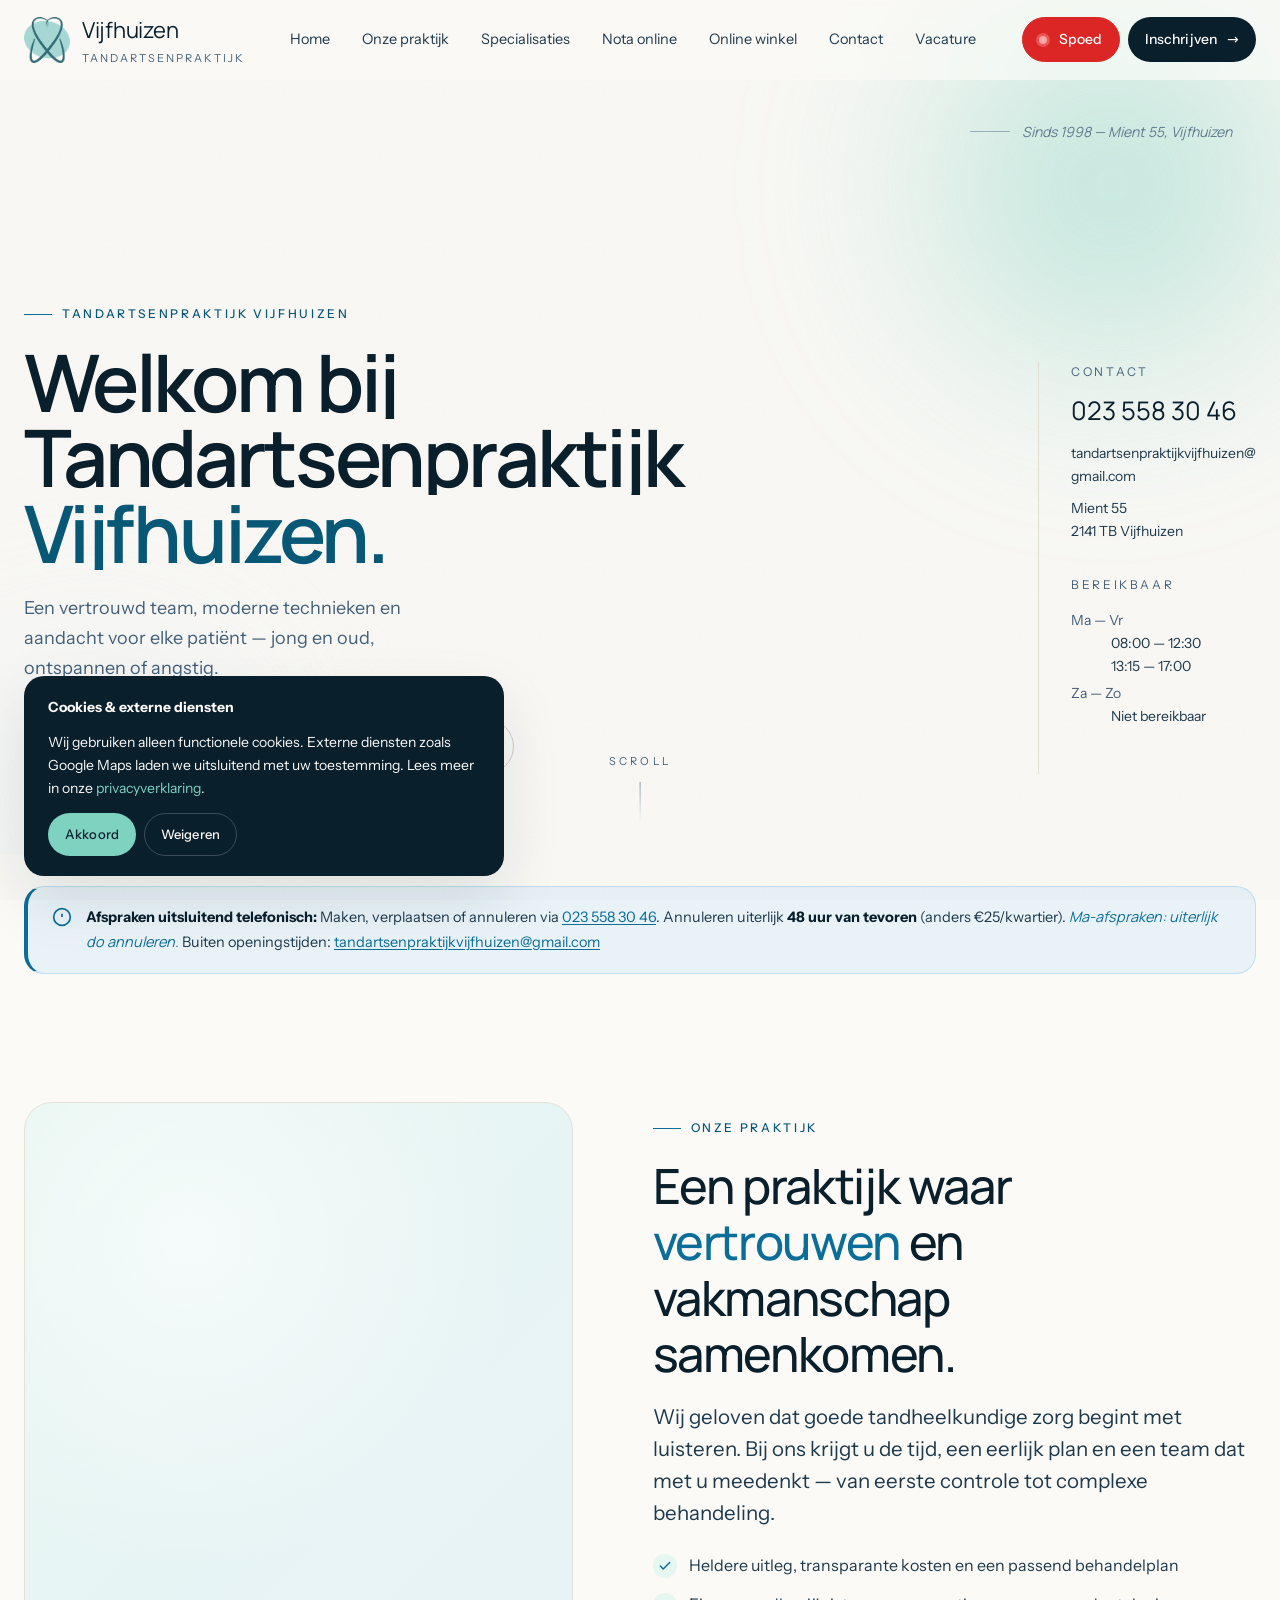
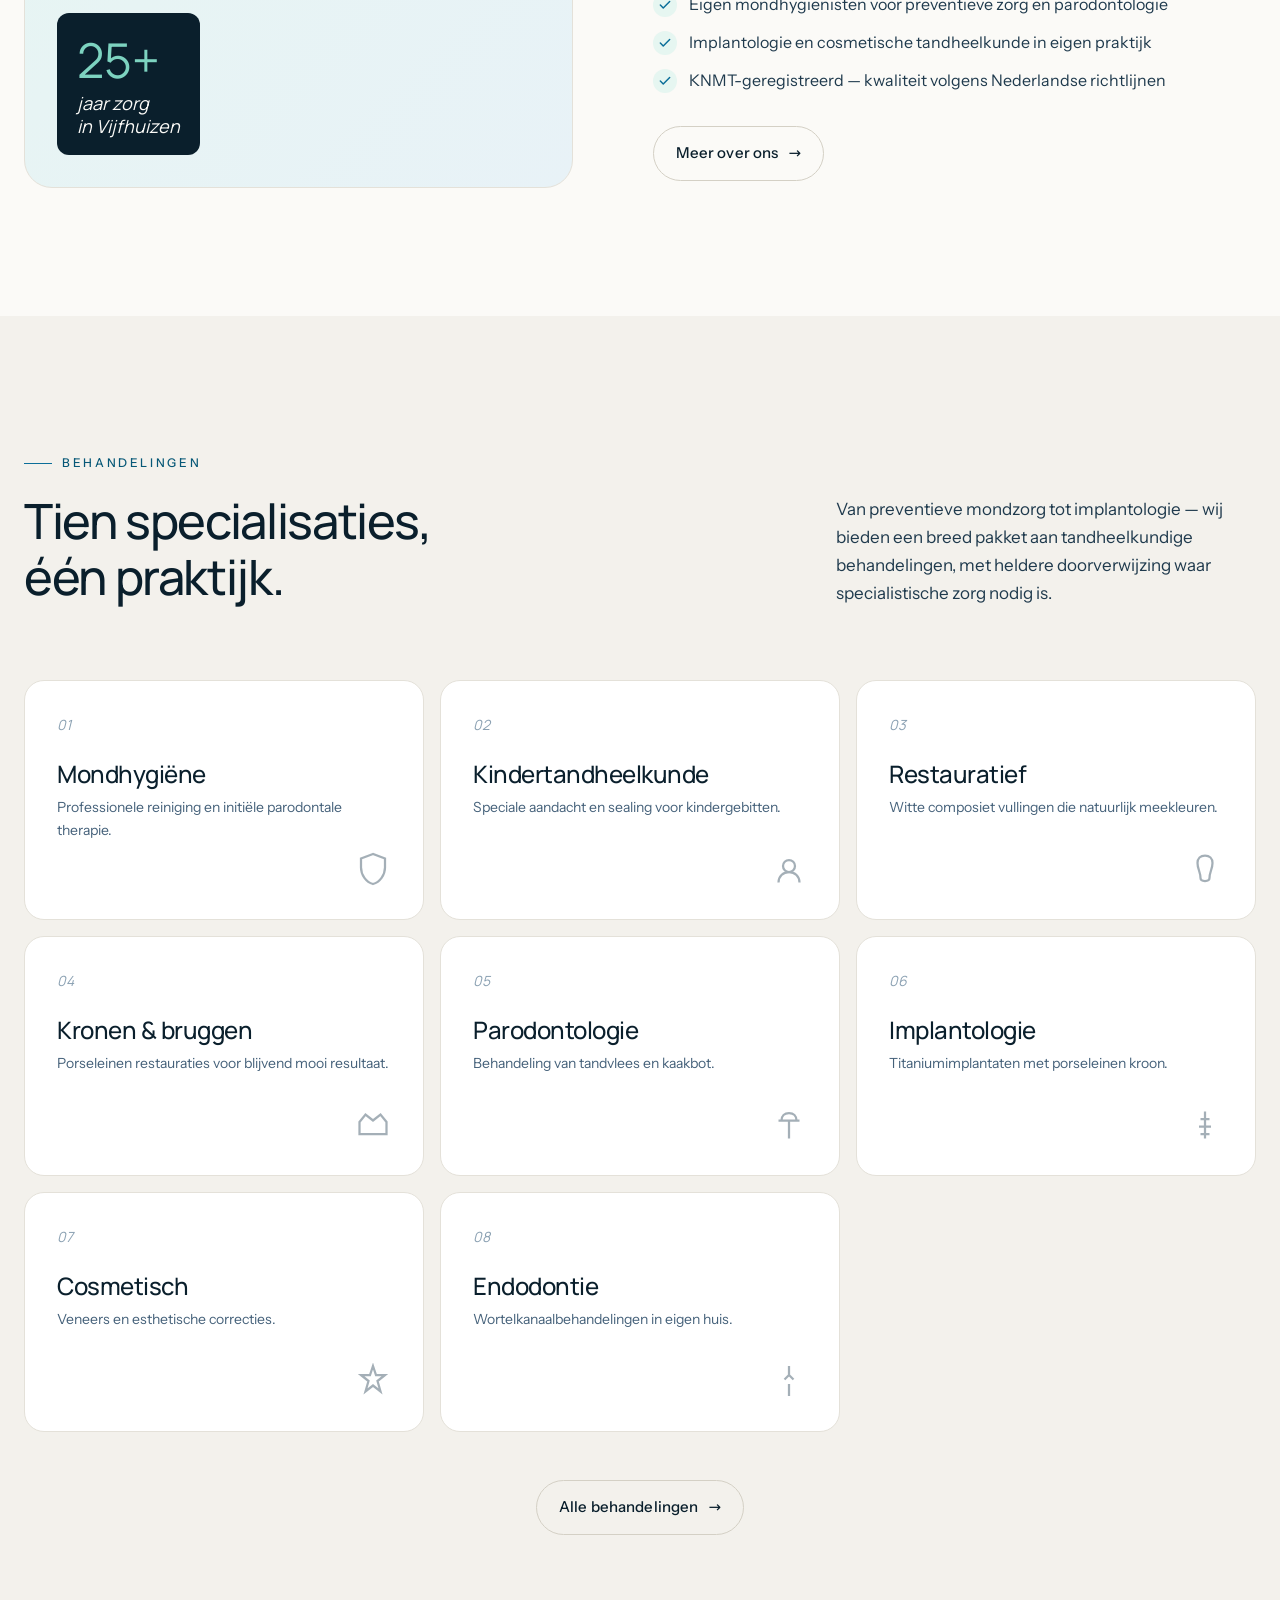
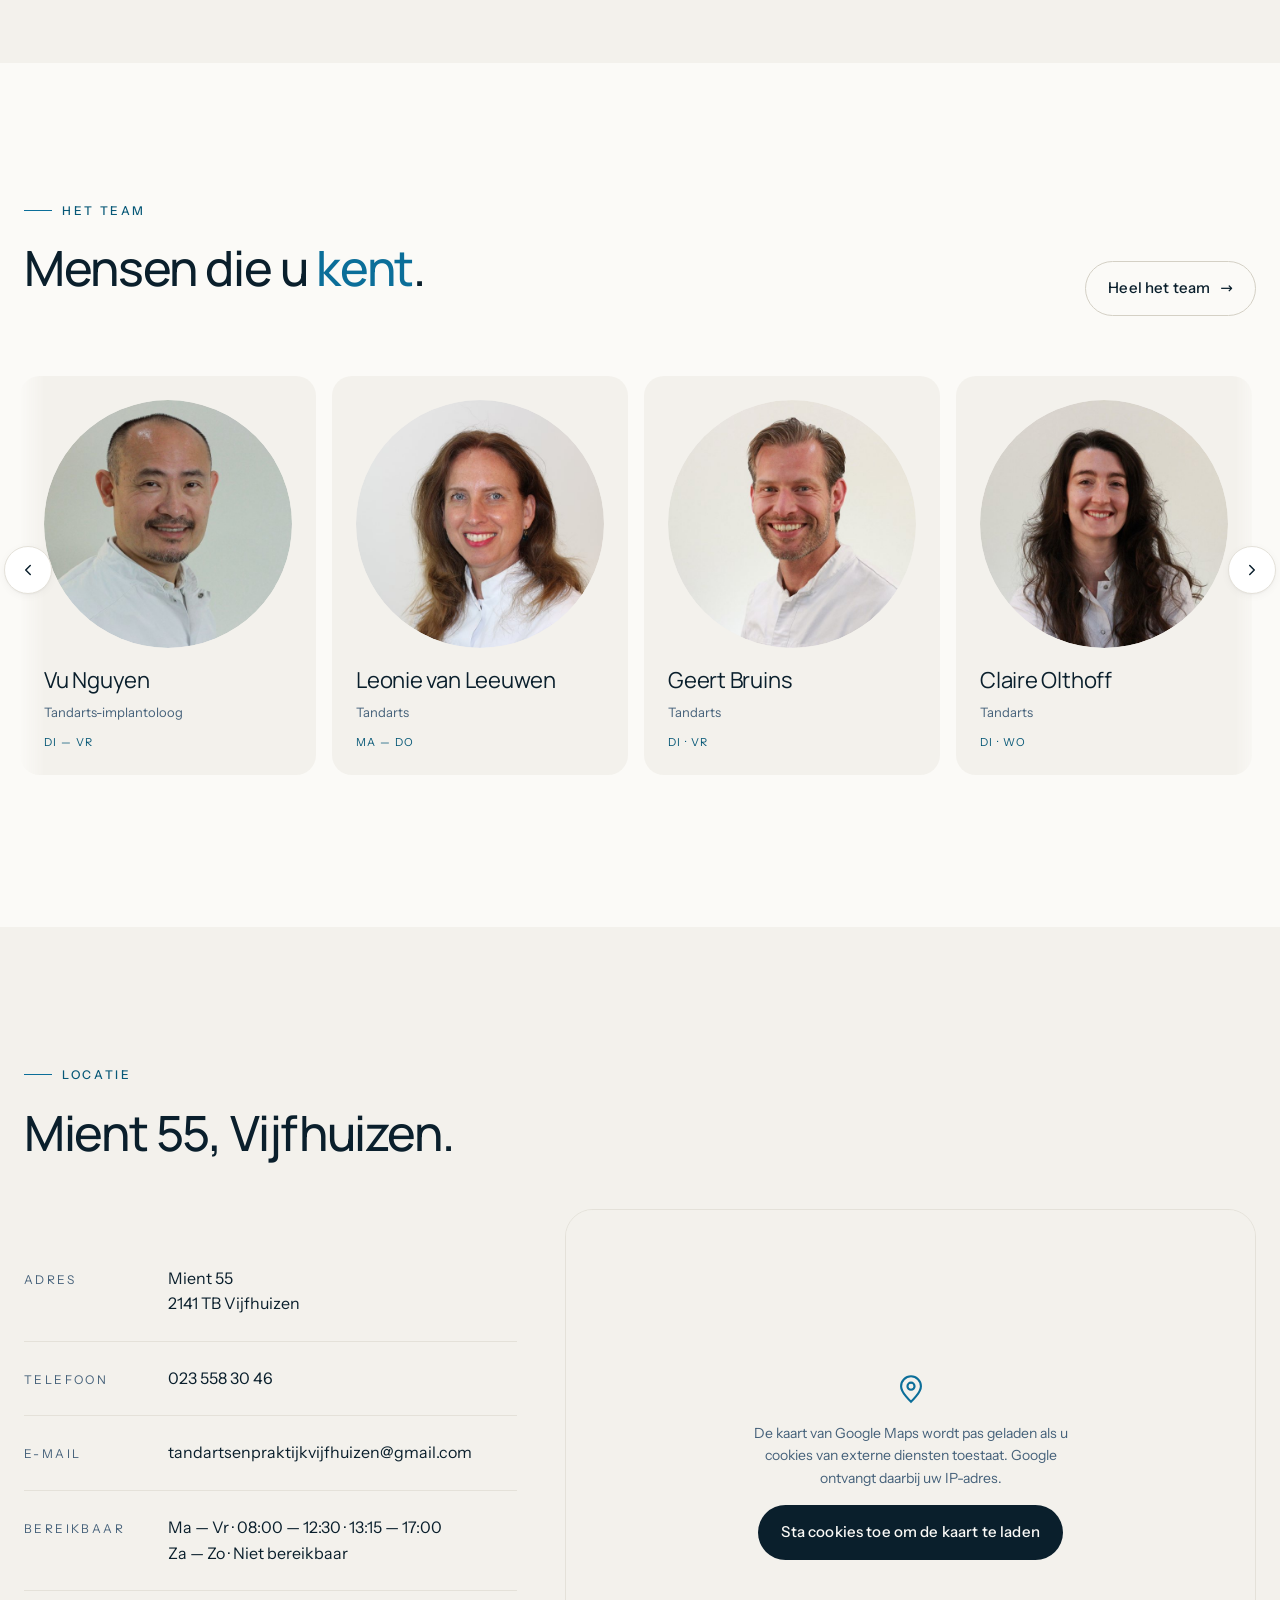
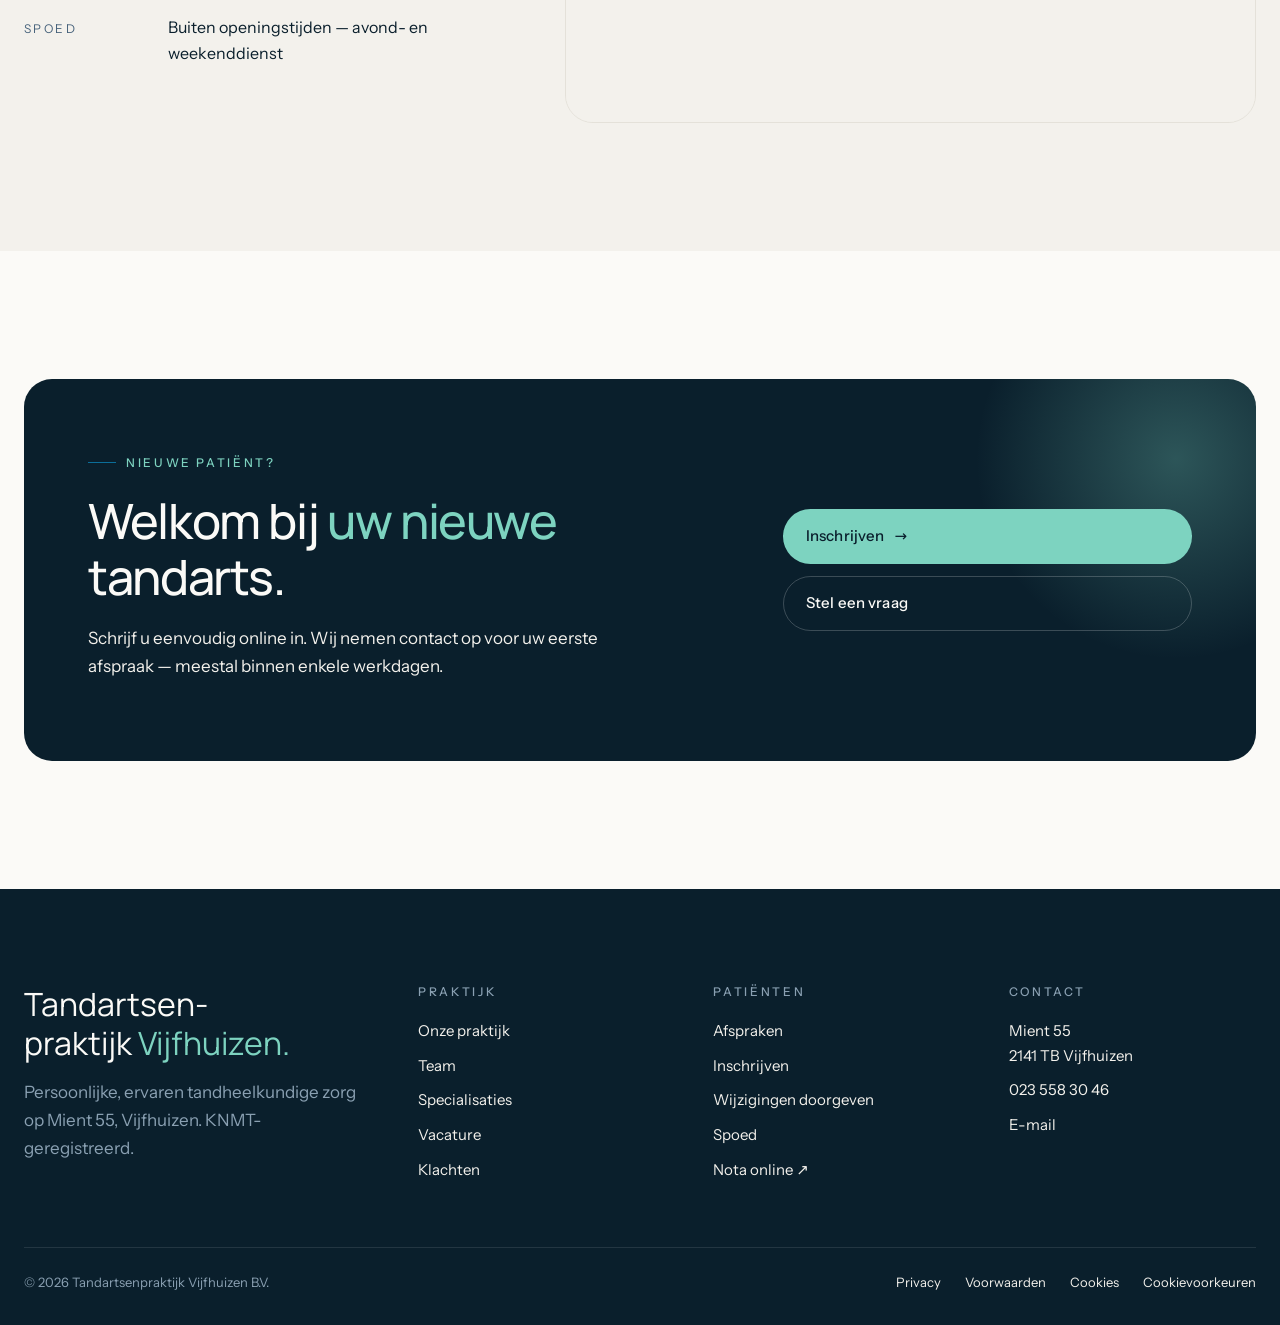
<file: index.html>
<!doctype html>
<html lang="nl">
<head>
<meta charset="utf-8" />
<meta name="viewport" content="width=device-width, initial-scale=1" />
<link rel="icon" type="image/png" href="assets/img/favicon.png" />
<title>Tandartsenpraktijk Vijfhuizen | Tandarts in Vijfhuizen</title>
<meta name="description" content="Tandartsenpraktijk Vijfhuizen biedt persoonlijke, ervaren en moderne tandheelkundige zorg in Vijfhuizen. Van preventie tot implantologie." />
<link rel="canonical" href="https://tandartsenpraktijkvijfhuizen.com/" />
<meta property="og:type" content="website" />
<meta property="og:site_name" content="Tandartsenpraktijk Vijfhuizen" />
<meta property="og:locale" content="nl_NL" />
<meta property="og:url" content="https://tandartsenpraktijkvijfhuizen.com/" />
<meta property="og:title" content="Tandartsenpraktijk Vijfhuizen | Tandarts in Vijfhuizen" />
<meta property="og:description" content="Tandartsenpraktijk Vijfhuizen biedt persoonlijke, ervaren en moderne tandheelkundige zorg in Vijfhuizen. Van preventie tot implantologie." />
<meta property="og:image" content="https://tandartsenpraktijkvijfhuizen.com/assets/img/logo-full.png" />
<meta name="twitter:card" content="summary_large_image" />
<meta name="twitter:title" content="Tandartsenpraktijk Vijfhuizen | Tandarts in Vijfhuizen" />
<meta name="twitter:description" content="Tandartsenpraktijk Vijfhuizen biedt persoonlijke, ervaren en moderne tandheelkundige zorg in Vijfhuizen. Van preventie tot implantologie." />
<meta name="twitter:image" content="https://tandartsenpraktijkvijfhuizen.com/assets/img/logo-full.png" />
<link rel="stylesheet" href="assets/css/fonts.css" />
<link rel="stylesheet" href="assets/css/tokens.css" />
<link rel="stylesheet" href="assets/css/base.css" />
<link rel="stylesheet" href="assets/css/components.css" />
<link rel="stylesheet" href="assets/css/pages.css" />
<script type="application/ld+json">
{
  "@context": "https://schema.org",
  "@type": "Dentist",
  "name": "Tandartsenpraktijk Vijfhuizen",
  "url": "https://tandartsenpraktijkvijfhuizen.com/",
  "logo": "https://tandartsenpraktijkvijfhuizen.com/assets/img/logo-full.png",
  "image": "https://tandartsenpraktijkvijfhuizen.com/assets/img/logo-full.png",
  "telephone": "+31235583046",
  "email": "tandartsenpraktijkvijfhuizen@gmail.com",
  "priceRange": "$",
  "address": {
    "@type": "PostalAddress",
    "streetAddress": "Mient 55",
    "postalCode": "2141 TB",
    "addressLocality": "Vijfhuizen",
    "addressCountry": "NL"
  },
  "geo": {
    "@type": "GeoCoordinates",
    "latitude": 52.3386,
    "longitude": 4.6861
  },
  "openingHoursSpecification": [
    {
      "@type": "OpeningHoursSpecification",
      "dayOfWeek": [
        "Monday",
        "Tuesday",
        "Wednesday",
        "Thursday",
        "Friday"
      ],
      "opens": "08:00",
      "closes": "12:30"
    },
    {
      "@type": "OpeningHoursSpecification",
      "dayOfWeek": [
        "Monday",
        "Tuesday",
        "Wednesday",
        "Thursday",
        "Friday"
      ],
      "opens": "13:15",
      "closes": "17:00"
    }
  ],
  "areaServed": [
    "Vijfhuizen",
    "Hoofddorp",
    "Haarlem",
    "Zwanenburg"
  ],
  "medicalSpecialty": "Dentistry"
}
</script>
</head>
<body>
<a class="skip-link" href="#main">Direct naar inhoud</a>

<header class="site-header">
  <div class="container">
    <a class="brand" href="index.html"><img class="brand-logo" src="assets/img/logo-mark.png" alt="Tandartsenpraktijk Vijfhuizen" /><span>Vijfhuizen<small>Tandartsenpraktijk</small></span></a>
    <nav class="nav" aria-label="Hoofdmenu"><a href="index.html">Home</a>
      <div class="nav-item">
        <a href="praktijk.html" class="nav-trigger" aria-haspopup="true">Onze praktijk</a>
        <div class="dropdown" role="menu">
          <a href="praktijk.html">Onze praktijk</a>
          <a href="praktijk.html#missie">Missie &amp; visie</a>
          <a href="team.html">Team</a>
          <a href="afspraken.html">Afspraken</a>
          <a href="klachten.html">Klachten</a>
        </div>
      </div>
      <a href="specialisaties.html">Specialisaties</a>
      <a href="https://www.infomedics.nl/" target="_blank" rel="noopener">Nota online</a>
      <a href="https://www.plein.nl/verzorging/mondverzorging/" target="_blank" rel="noopener">Online winkel</a>
      <div class="nav-item">
        <a href="contact.html" class="nav-trigger" aria-haspopup="true">Contact</a>
        <div class="dropdown" role="menu">
          <a href="contact.html">Contact</a>
          <a href="spoed.html">Spoed</a>
          <a href="inschrijven.html">Inschrijven</a>
          <a href="wijzigingen.html">Wijzigingen doorgeven</a>
        </div>
      </div>
      <a href="vacature.html">Vacature</a>
    </nav>
    <div class="header-cta">
      <a class="btn btn-emerg" href="spoed.html">Spoed</a>
      <a class="btn btn-primary" href="inschrijven.html">Inschrijven <span class="arr">→</span></a>
      <button class="hamburger" aria-label="Menu openen" aria-expanded="false">
        <span></span><span></span><span></span>
      </button>
    </div>
  </div>
</header>

<aside class="mobile-drawer" aria-label="Mobiel menu">
  <nav>
    <details>
      <summary>Praktijk <span aria-hidden="true">+</span></summary>
      <a href="praktijk.html">Onze praktijk</a>
      <a href="team.html">Team</a>
      <a href="afspraken.html">Afspraken</a>
      <a href="klachten.html">Klachten</a>
    </details>
    <a href="specialisaties.html">Specialisaties</a>
    <a href="https://www.infomedics.nl/" target="_blank" rel="noopener">Nota online</a>
    <a href="https://www.plein.nl/verzorging/mondverzorging/" target="_blank" rel="noopener">Online winkel</a>
    <details>
      <summary>Contact <span aria-hidden="true">+</span></summary>
      <a href="contact.html">Contact</a>
      <a href="spoed.html">Spoed</a>
      <a href="inschrijven.html">Inschrijven</a>
      <a href="wijzigingen.html">Wijzigingen</a>
    </details>
    <a href="vacature.html">Vacature</a>
  </nav>
</aside>

<main id="main">

  <!-- HERO -->
  <section class="hero">
    <div class="hero-shapes" aria-hidden="true">
      <div class="blob b1" data-parallax="0.15"></div>
      <div class="blob b2" data-parallax="-0.1"></div>
    </div>
    <span class="hero-mark">Sinds 1998 — Mient 55, Vijfhuizen</span>
    <div class="container">
      <div class="hero-grid">
        <div>
          <span class="eyebrow">Tandartsenpraktijk Vijfhuizen</span>
          <h1>
            <span class="line"><span>Welkom bij</span></span>
            <span class="line"><span>Tandartsenpraktijk</span></span>
            <span class="line"><span><em>Vijfhuizen.</em></span></span>
          </h1>
          <p class="hero-sub">Een vertrouwd team, moderne technieken en aandacht voor elke patiënt — jong en oud, ontspannen of angstig.</p>
          <div class="hero-cta">
            <a class="btn btn-primary" href="inschrijven.html">Nieuwe patiënt — inschrijven <span class="arr">→</span></a>
            <a class="btn btn-ghost" href="specialisaties.html">Bekijk behandelingen</a>
          </div>
        </div>
        <aside class="hero-aside">
          <div>
            <div class="meta">Contact</div>
            <a class="phone" href="tel:0235583046">023 558 30 46</a>
            <p style="font-size:14px;margin-top:10px;margin-bottom:0;"><a href="mailto:tandartsenpraktijkvijfhuizen@gmail.com" style="color:var(--ink-700);">tandartsenpraktijkvijfhuizen@<br/>gmail.com</a></p>
            <p style="font-size:14px;color:var(--ink-700);margin-top:8px;margin-bottom:0;">Mient 55<br/>2141 TB Vijfhuizen</p>
          </div>
          <div>
            <div class="meta">Bereikbaar</div>
            <dl class="hours">
              <div><dt>Ma — Vr</dt><dd>08:00 — 12:30<br/>13:15 — 17:00</dd></div>
              <div><dt>Za — Zo</dt><dd>Niet bereikbaar</dd></div>
            </dl>
          </div>
        </aside>
      </div>
    </div>
    <div class="scroll-cue" aria-hidden="true">
      <span>Scroll</span>
      <span class="line"></span>
    </div>
  </section>

  <!-- AFSPRAKEN NOTICE -->
  <div class="container" style="padding-top:0;padding-bottom:0;">
    <div class="appt-notice" data-reveal>
      <svg class="appt-icon" width="20" height="20" viewBox="0 0 24 24" fill="none" stroke="currentColor" stroke-width="2" aria-hidden="true"><circle cx="12" cy="12" r="10"/><line x1="12" y1="8" x2="12" y2="12"/><line x1="12" y1="16" x2="12.01" y2="16"/></svg>
      <p><strong>Afspraken uitsluitend telefonisch:</strong> Maken, verplaatsen of annuleren via <a href="tel:0235583046">023 558 30 46</a>. Annuleren uiterlijk <strong>48 uur van tevoren</strong> (anders €25/kwartier). <em>Ma-afspraken: uiterlijk do annuleren.</em> Buiten openingstijden: <a href="mailto:tandartsenpraktijkvijfhuizen@gmail.com">tandartsenpraktijkvijfhuizen@gmail.com</a></p>
    </div>
  </div>

  <!-- ABOUT -->
  <section class="section">
    <div class="container">
      <div class="feature-2col">
        <div class="visual" data-reveal="left">
          <div class="badge"><span class="num">25+</span>jaar zorg<br/>in Vijfhuizen</div>
        </div>
        <div data-reveal>
          <span class="eyebrow">Onze praktijk</span>
          <h2>Een praktijk waar <em>vertrouwen</em> en vakmanschap samenkomen.</h2>
          <p class="lead">Wij geloven dat goede tandheelkundige zorg begint met luisteren. Bij ons krijgt u de tijd, een eerlijk plan en een team dat met u meedenkt — van eerste controle tot complexe behandeling.</p>
          <ul class="checklist">
            <li>Heldere uitleg, transparante kosten en een passend behandelplan</li>
            <li>Eigen mondhygiënisten voor preventieve zorg en parodontologie</li>
            <li>Implantologie en cosmetische tandheelkunde in eigen praktijk</li>
            <li>KNMT-geregistreerd — kwaliteit volgens Nederlandse richtlijnen</li>
          </ul>
          <a class="btn btn-ghost" href="praktijk.html">Meer over ons <span class="arr">→</span></a>
        </div>
      </div>
    </div>
  </section>

  <!-- SPECIALISATIES -->
  <section class="section" style="background:var(--paper-2);">
    <div class="container">
      <div class="spec-header">
        <div>
          <span class="eyebrow">Behandelingen</span>
          <h2 data-reveal="line">Tien specialisaties,<br/>één praktijk.</h2>
        </div>
        <p class="right">Van preventieve mondzorg tot implantologie — wij bieden een breed pakket aan tandheelkundige behandelingen, met heldere doorverwijzing waar specialistische zorg nodig is.</p>
      </div>
      <div class="spec-grid" data-stagger>
        <a class="spec-card" href="specialisaties.html#mondhygiene"><span class="sp-num">01</span><h3>Mondhygiëne</h3><p>Professionele reiniging en initiële parodontale therapie.</p><svg class="sp-icon" width="36" height="36" viewBox="0 0 24 24" fill="none" stroke="currentColor" stroke-width="1.5"><path d="M12 2L4 5v6c0 5 3.4 9.7 8 11 4.6-1.3 8-6 8-11V5l-8-3z"/></svg></a>
        <a class="spec-card" href="specialisaties.html#kinderen"><span class="sp-num">02</span><h3>Kindertandheelkunde</h3><p>Speciale aandacht en sealing voor kindergebitten.</p><svg class="sp-icon" width="36" height="36" viewBox="0 0 24 24" fill="none" stroke="currentColor" stroke-width="1.5"><circle cx="12" cy="10" r="4"/><path d="M5 21c0-4 3-7 7-7s7 3 7 7"/></svg></a>
        <a class="spec-card" href="specialisaties.html#restauratief"><span class="sp-num">03</span><h3>Restauratief</h3><p>Witte composiet vullingen die natuurlijk meekleuren.</p><svg class="sp-icon" width="36" height="36" viewBox="0 0 24 24" fill="none" stroke="currentColor" stroke-width="1.5"><path d="M12 3c-3 0-5 2-5 5 0 4 2 6 2 10 0 1 1 2 3 2s3-1 3-2c0-4 2-6 2-10 0-3-2-5-5-5z"/></svg></a>
        <a class="spec-card" href="specialisaties.html#kronen"><span class="sp-num">04</span><h3>Kronen &amp; bruggen</h3><p>Porseleinen restauraties voor blijvend mooi resultaat.</p><svg class="sp-icon" width="36" height="36" viewBox="0 0 24 24" fill="none" stroke="currentColor" stroke-width="1.5"><path d="M3 10l4-5 5 4 5-4 4 5v8H3z"/></svg></a>
        <a class="spec-card" href="specialisaties.html#parodontologie"><span class="sp-num">05</span><h3>Parodontologie</h3><p>Behandeling van tandvlees en kaakbot.</p><svg class="sp-icon" width="36" height="36" viewBox="0 0 24 24" fill="none" stroke="currentColor" stroke-width="1.5"><path d="M12 21V9M5 9h14M7 9c0-3 2-5 5-5s5 2 5 5"/></svg></a>
        <a class="spec-card" href="specialisaties.html#implantologie"><span class="sp-num">06</span><h3>Implantologie</h3><p>Titaniumimplantaten met porseleinen kroon.</p><svg class="sp-icon" width="36" height="36" viewBox="0 0 24 24" fill="none" stroke="currentColor" stroke-width="1.5"><path d="M12 3v18M9 8h6M8 13h8M9 18h6"/></svg></a>
        <a class="spec-card" href="specialisaties.html#cosmetisch"><span class="sp-num">07</span><h3>Cosmetisch</h3><p>Veneers en esthetische correcties.</p><svg class="sp-icon" width="36" height="36" viewBox="0 0 24 24" fill="none" stroke="currentColor" stroke-width="1.5"><path d="M12 2l2 6h6l-5 4 2 7-5-4-5 4 2-7-5-4h6z"/></svg></a>
        <a class="spec-card" href="specialisaties.html#endodontie"><span class="sp-num">08</span><h3>Endodontie</h3><p>Wortelkanaalbehandelingen in eigen huis.</p><svg class="sp-icon" width="36" height="36" viewBox="0 0 24 24" fill="none" stroke="currentColor" stroke-width="1.5"><path d="M12 2v6m0 0L9 11m3-3l3 3m-3 3v8"/></svg></a>
      </div>
      <div style="text-align:center;margin-top:48px;">
        <a class="btn btn-ghost" href="specialisaties.html">Alle behandelingen <span class="arr">→</span></a>
      </div>
    </div>
  </section>

  <!-- TEAM PREVIEW -->
  <section class="section">
    <div class="container">
      <div class="spec-header">
        <div>
          <span class="eyebrow">Het team</span>
          <h2 data-reveal="line">Mensen die u <em>kent</em>.</h2>
        </div>
        <a class="btn btn-ghost" href="team.html">Heel het team <span class="arr">→</span></a>
      </div>
      <div class="team-scroll-wrap">
        <button class="team-scroll-btn prev" type="button" aria-label="Vorige" data-dir="-1">
          <svg width="18" height="18" viewBox="0 0 24 24" fill="none" stroke="currentColor" stroke-width="2" stroke-linecap="round" stroke-linejoin="round"><polyline points="15 18 9 12 15 6"/></svg>
        </button>
        <div class="team-scroll" data-stagger>
          <article class="team-card has-photo"><div class="avatar"><img src="assets/img/team/vu.jpg" alt="Vu Nguyen" loading="lazy" /></div><div class="info"><h4>Vu Nguyen</h4><span>Tandarts-implantoloog</span><div class="days">Di — Vr</div></div></article>
          <article class="team-card has-photo"><div class="avatar"><img src="assets/img/team/leonie.jpg" alt="Leonie van Leeuwen" loading="lazy" /></div><div class="info"><h4>Leonie van Leeuwen</h4><span>Tandarts</span><div class="days">Ma — Do</div></div></article>
          <article class="team-card has-photo"><div class="avatar"><img src="assets/img/team/geert.jpg" alt="Geert Bruins" loading="lazy" /></div><div class="info"><h4>Geert Bruins</h4><span>Tandarts</span><div class="days">Di · Vr</div></div></article>
          <article class="team-card has-photo"><div class="avatar"><img src="assets/img/team/claire.jpg" alt="Claire Olthoff" loading="lazy" /></div><div class="info"><h4>Claire Olthoff</h4><span>Tandarts</span><div class="days">Di · Wo</div></div></article>
          <article class="team-card has-photo"><div class="avatar"><img src="assets/img/team/ceta.jpg" alt="Ceta Cirio" loading="lazy" /></div><div class="info"><h4>Ceta Cirio</h4><span>Mondhygiënist / praktijkmanager</span><div class="days">Ma — Vr</div></div></article>
          <article class="team-card has-photo"><div class="avatar"><img src="assets/img/team/marjolijn.jpg" alt="Marjolijn Bloedjes" loading="lazy" /></div><div class="info"><h4>Marjolijn Bloedjes</h4><span>Mondhygiënist</span><div class="days">Ma · Do</div></div></article>
          <article class="team-card has-photo"><div class="avatar"><img src="assets/img/team/ashley.jpg" alt="Ashley Jin" loading="lazy" /></div><div class="info"><h4>Ashley Jin</h4><span>Mondhygiënist</span><div class="days">Ma · Wo · Vr</div></div></article>
          <article class="team-card has-photo"><div class="avatar"><img src="assets/img/team/kirsten.jpg" alt="Kirsten Pols" loading="lazy" /></div><div class="info"><h4>Kirsten Pols</h4><span>Preventie-assistent</span><div class="days">Ma · Di · Wo</div></div></article>
          <article class="team-card has-photo"><div class="avatar"><img src="assets/img/team/nora.jpg" alt="Nora de Haan" loading="lazy" /></div><div class="info"><h4>Nora de Haan</h4><span>Tandartsassistent</span><div class="days">Di — Vr</div></div></article>
          <article class="team-card has-photo"><div class="avatar"><img src="assets/img/team/ilona.jpg" alt="Ilona de Boo" loading="lazy" /></div><div class="info"><h4>Ilona de Boo</h4><span>Tandartsassistent</span><div class="days">Ma · Di · Do · Vr</div></div></article>
          <article class="team-card has-photo"><div class="avatar"><img src="assets/img/team/agnes.jpg" alt="Agnes Daemen" loading="lazy" /></div><div class="info"><h4>Agnes Daemen</h4><span>Tandartsassistent</span><div class="days">Wo · Do · Vr</div></div></article>
        </div>
        <button class="team-scroll-btn next" type="button" aria-label="Volgende" data-dir="1">
          <svg width="18" height="18" viewBox="0 0 24 24" fill="none" stroke="currentColor" stroke-width="2" stroke-linecap="round" stroke-linejoin="round"><polyline points="9 18 15 12 9 6"/></svg>
        </button>
      </div>
    </div>
  </section>

  <!-- LOCATION -->
  <section class="section" style="background:var(--paper-2);">
    <div class="container">
      <span class="eyebrow">Locatie</span>
      <h2 data-reveal="line">Mient 55, Vijfhuizen.</h2>
      <div class="location-grid" style="margin-top:48px;">
        <dl class="location-info" data-reveal>
          <div class="row"><dt>Adres</dt><dd>Mient 55<br/>2141 TB Vijfhuizen</dd></div>
          <div class="row"><dt>Telefoon</dt><dd><a href="tel:0235583046">023 558 30 46</a></dd></div>
          <div class="row"><dt>E-mail</dt><dd><a href="mailto:tandartsenpraktijkvijfhuizen@gmail.com">tandartsenpraktijkvijfhuizen@gmail.com</a></dd></div>
          <div class="row"><dt>Bereikbaar</dt><dd>Ma — Vr · 08:00 — 12:30 · 13:15 — 17:00<br/>Za — Zo · Niet bereikbaar</dd></div>
          <div class="row"><dt>Spoed</dt><dd>Buiten openingstijden — <a href="spoed.html">avond- en weekenddienst</a></dd></div>
        </dl>
        <div class="location-map" data-reveal="right">
          <div class="map-consent" data-map data-map-title="Kaart van Mient 55 Vijfhuizen" data-map-src="https://www.google.com/maps?q=Mient+55+2141+TB+Vijfhuizen&output=embed">
            <div class="map-consent-inner">
              <svg width="34" height="34" viewBox="0 0 24 24" fill="none" stroke="currentColor" stroke-width="1.5" aria-hidden="true"><path d="M12 21s-7-6.3-7-11a7 7 0 0 1 14 0c0 4.7-7 11-7 11z"/><circle cx="12" cy="10" r="2.5"/></svg>
              <p>De kaart van Google Maps wordt pas geladen als u cookies van externe diensten toestaat. Google ontvangt daarbij uw IP-adres.</p>
              <button type="button" class="btn btn-primary" data-cookie="accept">Sta cookies toe om de kaart te laden</button>
            </div>
          </div>
        </div>
      </div>
    </div>
  </section>

  <!-- CTA BAND -->
  <section class="section">
    <div class="container">
      <div class="cta-band" data-reveal>
        <div>
          <span class="eyebrow" style="color:var(--mint);">Nieuwe patiënt?</span>
          <h2>Welkom bij <em>uw nieuwe</em> tandarts.</h2>
          <p>Schrijf u eenvoudig online in. Wij nemen contact op voor uw eerste afspraak — meestal binnen enkele werkdagen.</p>
        </div>
        <div class="actions">
          <a class="btn btn-mint" href="inschrijven.html">Inschrijven <span class="arr">→</span></a>
          <a class="btn btn-ghost" style="color:var(--paper);border-color:rgba(255,255,255,.2);" href="contact.html">Stel een vraag</a>
        </div>
      </div>
    </div>
  </section>

</main>

<footer class="site-footer">
  <div class="container">
    <div class="footer-grid">
      <div>
        <div class="footer-brand">Tandartsen-<br/>praktijk <em>Vijfhuizen.</em></div>
        <p style="color:var(--ink-300);max-width:36ch;">Persoonlijke, ervaren tandheelkundige zorg op Mient 55, Vijfhuizen. KNMT-geregistreerd.</p>
      </div>
      <div>
        <h4>Praktijk</h4>
        <ul>
          <li><a href="praktijk.html">Onze praktijk</a></li>
          <li><a href="team.html">Team</a></li>
          <li><a href="specialisaties.html">Specialisaties</a></li>
          <li><a href="vacature.html">Vacature</a></li>
          <li><a href="klachten.html">Klachten</a></li>
        </ul>
      </div>
      <div>
        <h4>Patiënten</h4>
        <ul>
          <li><a href="afspraken.html">Afspraken</a></li>
          <li><a href="inschrijven.html">Inschrijven</a></li>
          <li><a href="wijzigingen.html">Wijzigingen doorgeven</a></li>
          <li><a href="spoed.html">Spoed</a></li>
          <li><a href="https://www.infomedics.nl/" target="_blank" rel="noopener">Nota online ↗</a></li>
        </ul>
      </div>
      <div>
        <h4>Contact</h4>
        <ul>
          <li>Mient 55<br/>2141 TB Vijfhuizen</li>
          <li><a href="tel:0235583046">023 558 30 46</a></li>
          <li><a href="mailto:tandartsenpraktijkvijfhuizen@gmail.com">E-mail</a></li>
        </ul>
      </div>
    </div>
    <div class="footer-bottom">
      <span>© <span id="yr"></span> Tandartsenpraktijk Vijfhuizen B.V.</span>
      <div class="links">
        <a href="privacy.html">Privacy</a>
        <a href="privacy.html#voorwaarden">Voorwaarden</a>
        <a href="privacy.html#cookies">Cookies</a><a href="#" data-cookie-settings>Cookievoorkeuren</a>
      </div>
    </div>
  </div>
</footer>

<button class="to-top" aria-label="Terug naar boven">
  <svg width="18" height="18" viewBox="0 0 24 24" fill="none" stroke="currentColor" stroke-width="2"><path d="M12 19V5M5 12l7-7 7 7"/></svg>
</button>

<div class="cookie-banner">
  <strong>Cookies &amp; externe diensten</strong>
  <p style="margin:0;">Wij gebruiken alleen functionele cookies. Externe diensten zoals Google Maps laden we uitsluitend met uw toestemming. Lees meer in onze <a href="privacy.html#cookies" style="color:var(--mint);">privacyverklaring</a>.</p>
  <div class="actions">
    <button class="btn btn-mint" data-cookie="accept">Akkoord</button>
    <button class="btn btn-ghost" style="color:var(--paper);border-color:rgba(255,255,255,.2);" data-cookie="decline">Weigeren</button>
  </div>
</div>

<script>document.getElementById('yr').textContent = new Date().getFullYear();</script>
<script src="assets/js/consent.js"></script>
</body>
</html>
</file>
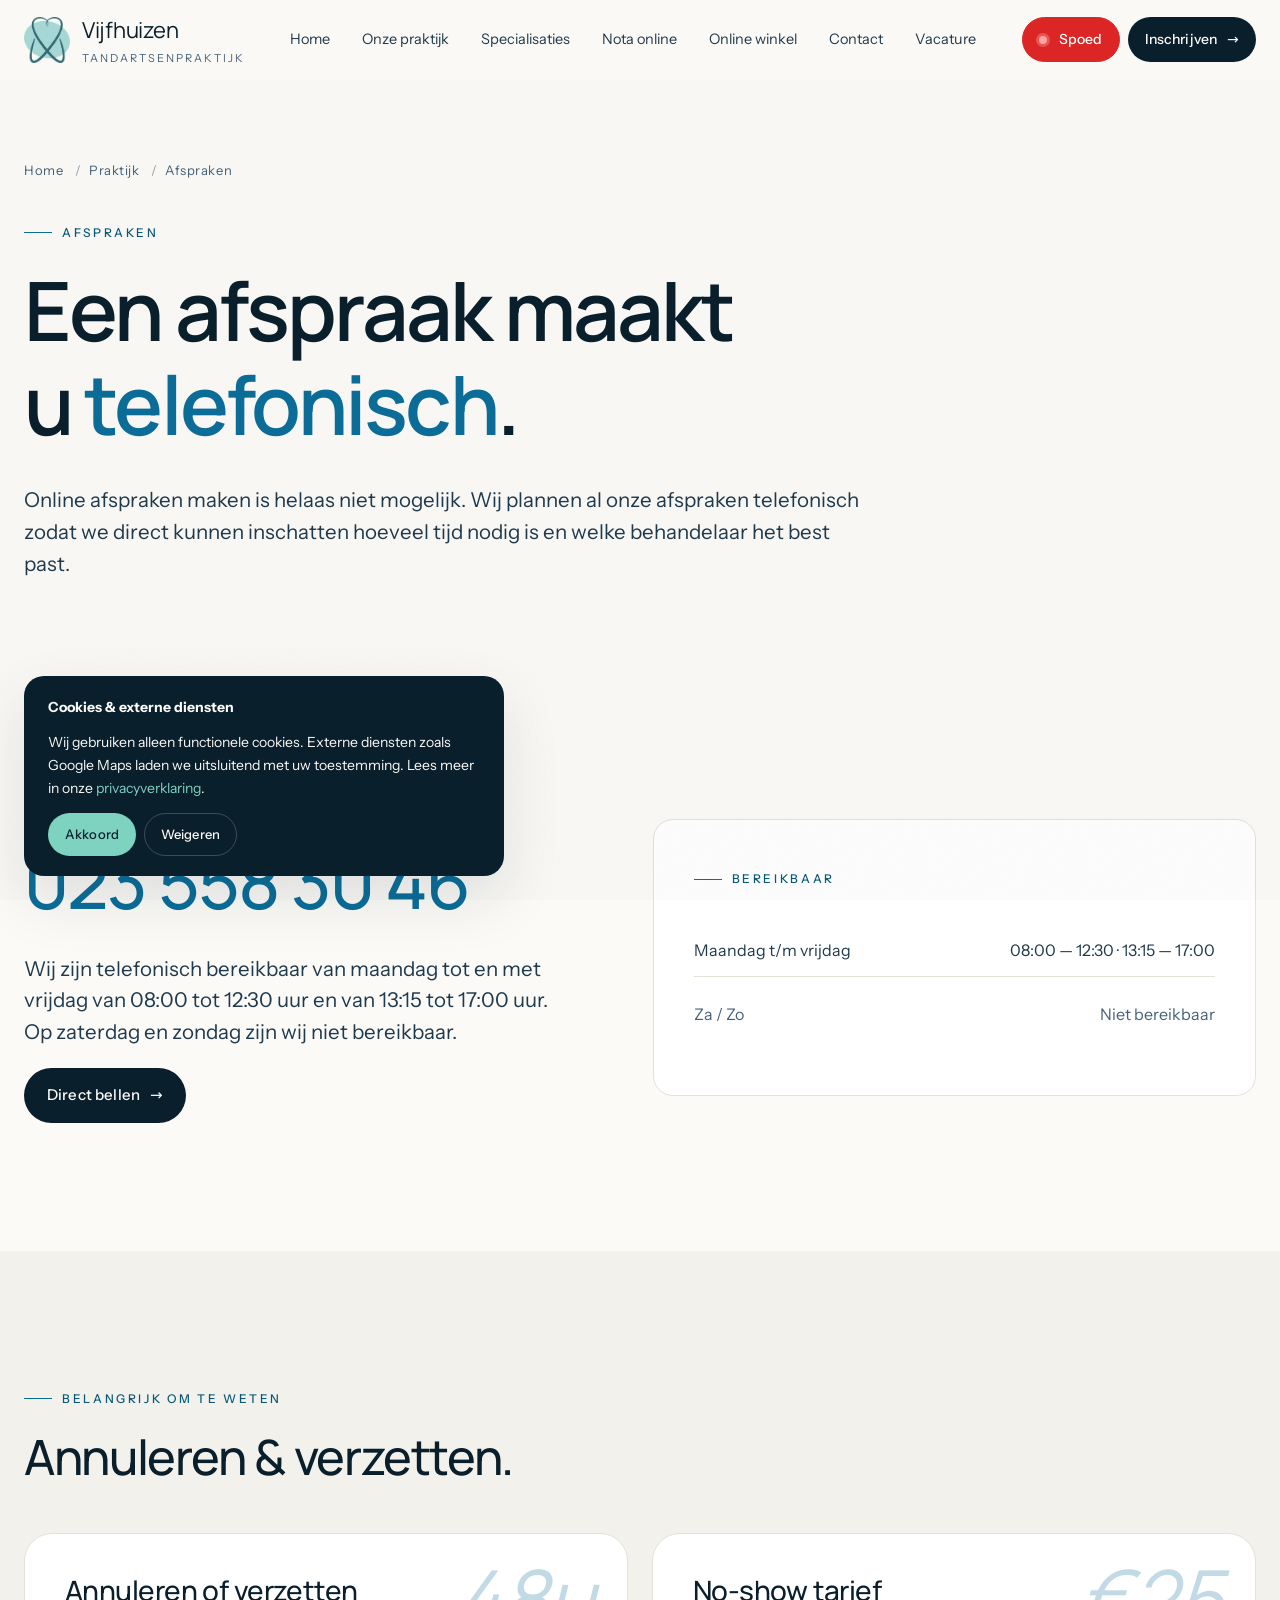
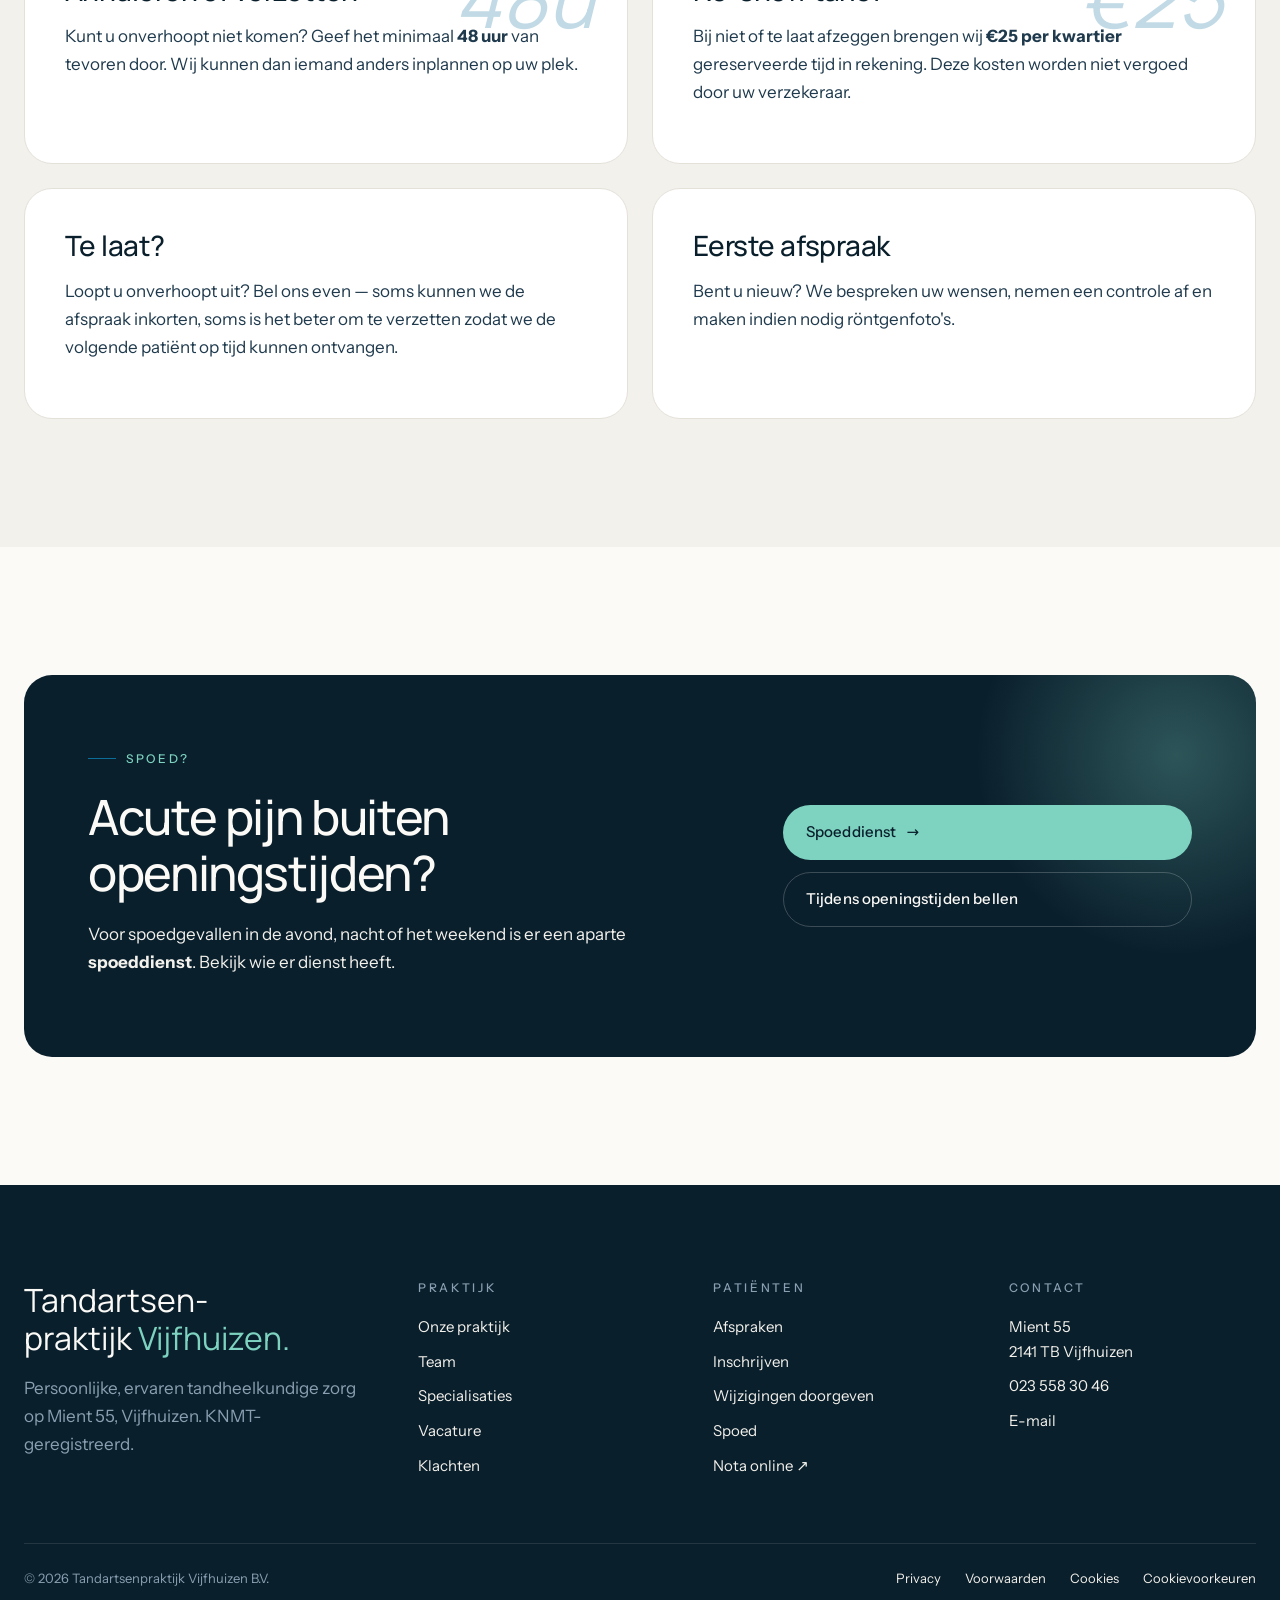
<file: afspraken.html>
<!doctype html>
<html lang="nl">
<head>
<meta charset="utf-8" />
<meta name="viewport" content="width=device-width, initial-scale=1" />
<link rel="icon" type="image/png" href="assets/img/favicon.png" />
<title>Afspraak maken | Tandartsenpraktijk Vijfhuizen</title>
<meta name="description" content="Een afspraak maken bij Tandartsenpraktijk Vijfhuizen — telefonisch, openingstijden en annuleringsbeleid." />
<link rel="canonical" href="https://tandartsenpraktijkvijfhuizen.com/afspraken.html" />
<meta property="og:type" content="website" />
<meta property="og:site_name" content="Tandartsenpraktijk Vijfhuizen" />
<meta property="og:locale" content="nl_NL" />
<meta property="og:url" content="https://tandartsenpraktijkvijfhuizen.com/afspraken.html" />
<meta property="og:title" content="Afspraak maken | Tandartsenpraktijk Vijfhuizen" />
<meta property="og:description" content="Een afspraak maken bij Tandartsenpraktijk Vijfhuizen — telefonisch, openingstijden en annuleringsbeleid." />
<meta property="og:image" content="https://tandartsenpraktijkvijfhuizen.com/assets/img/logo-full.png" />
<meta name="twitter:card" content="summary_large_image" />
<meta name="twitter:title" content="Afspraak maken | Tandartsenpraktijk Vijfhuizen" />
<meta name="twitter:description" content="Een afspraak maken bij Tandartsenpraktijk Vijfhuizen — telefonisch, openingstijden en annuleringsbeleid." />
<meta name="twitter:image" content="https://tandartsenpraktijkvijfhuizen.com/assets/img/logo-full.png" />
<link rel="stylesheet" href="assets/css/fonts.css" />
<link rel="stylesheet" href="assets/css/tokens.css" />
<link rel="stylesheet" href="assets/css/base.css" />
<link rel="stylesheet" href="assets/css/components.css" />
<link rel="stylesheet" href="assets/css/pages.css" />
</head>
<body>
<a class="skip-link" href="#main">Direct naar inhoud</a>

<header class="site-header">
  <div class="container">
    <a class="brand" href="index.html"><img class="brand-logo" src="assets/img/logo-mark.png" alt="Tandartsenpraktijk Vijfhuizen" /><span>Vijfhuizen<small>Tandartsenpraktijk</small></span></a>
    <nav class="nav" aria-label="Hoofdmenu"><a href="index.html">Home</a>
      <div class="nav-item"><a href="praktijk.html" class="nav-trigger">Onze praktijk</a><div class="dropdown"><a href="praktijk.html">Onze praktijk</a><a href="praktijk.html#missie">Missie &amp; visie</a><a href="team.html">Team</a><a href="afspraken.html">Afspraken</a><a href="klachten.html">Klachten</a></div></div>
      <a href="specialisaties.html">Specialisaties</a>
      <a href="https://www.infomedics.nl/" target="_blank" rel="noopener">Nota online</a>
      <a href="https://www.plein.nl/verzorging/mondverzorging/" target="_blank" rel="noopener">Online winkel</a>
      <div class="nav-item"><a href="contact.html" class="nav-trigger">Contact</a><div class="dropdown"><a href="contact.html">Contact</a><a href="spoed.html">Spoed</a><a href="inschrijven.html">Inschrijven</a><a href="wijzigingen.html">Wijzigingen doorgeven</a></div></div>
      <a href="vacature.html">Vacature</a>
    </nav>
    <div class="header-cta">
      <a class="btn btn-emerg" href="spoed.html">Spoed</a>
      <a class="btn btn-primary" href="inschrijven.html">Inschrijven <span class="arr">→</span></a>
      <button class="hamburger" aria-label="Menu" aria-expanded="false"><span></span><span></span><span></span></button>
    </div>
  </div>
</header>

<aside class="mobile-drawer" aria-label="Mobiel menu">
  <nav>
    <details><summary>Praktijk +</summary><a href="praktijk.html">Onze praktijk</a><a href="team.html">Team</a><a href="afspraken.html">Afspraken</a><a href="klachten.html">Klachten</a></details>
    <a href="specialisaties.html">Specialisaties</a>
    <a href="https://www.infomedics.nl/" target="_blank" rel="noopener">Nota online</a>
    <a href="https://www.plein.nl/verzorging/mondverzorging/" target="_blank" rel="noopener">Online winkel</a>
    <details><summary>Contact +</summary><a href="contact.html">Contact</a><a href="spoed.html">Spoed</a><a href="inschrijven.html">Inschrijven</a><a href="wijzigingen.html">Wijzigingen doorgeven</a></details>
    <a href="vacature.html">Vacature</a>
  </nav>
</aside>

<main id="main">

  <section class="page-hero">
    <div class="container">
      <div class="breadcrumb"><span><a href="index.html">Home</a></span><span><a href="praktijk.html">Praktijk</a></span><span>Afspraken</span></div>
      <span class="eyebrow">Afspraken</span>
      <h1 data-reveal="line">Een afspraak maakt u <em>telefonisch</em>.</h1>
      <p class="lead" data-reveal style="margin-top:24px;">Online afspraken maken is helaas niet mogelijk. Wij plannen al onze afspraken telefonisch zodat we direct kunnen inschatten hoeveel tijd nodig is en welke behandelaar het best past.</p>
    </div>
  </section>

  <section class="section">
    <div class="container">
      <div class="feature-2col">
        <div data-reveal>
          <span class="eyebrow">Bel ons</span>
          <h2 style="font-size:clamp(40px,6vw,72px);"><a href="tel:0235583046" style="color:var(--primary);">023 558 30 46</a></h2>
          <p class="lead">Wij zijn telefonisch bereikbaar van maandag tot en met vrijdag van 08:00 tot 12:30 uur en van 13:15 tot 17:00 uur. Op zaterdag en zondag zijn wij niet bereikbaar.</p>
          <a class="btn btn-primary" href="tel:0235583046">Direct bellen <span class="arr">→</span></a>
        </div>
        <div data-reveal="right">
          <div class="card" style="padding:40px;">
            <span class="eyebrow">Bereikbaar</span>
            <dl class="hours" style="display:grid;gap:12px;font-size:16px;margin-top:16px;">
              <div style="display:flex;justify-content:space-between;border-bottom:1px solid var(--line);padding:12px 0;"><dt>Maandag t/m vrijdag</dt><dd>08:00 — 12:30 · 13:15 — 17:00</dd></div>
              <div style="display:flex;justify-content:space-between;padding:12px 0;color:var(--ink-500);"><dt>Za / Zo</dt><dd>Niet bereikbaar</dd></div>
            </dl>
          </div>
        </div>
      </div>
    </div>
  </section>

  <section class="section" style="background:var(--paper-2);">
    <div class="container">
      <span class="eyebrow">Belangrijk om te weten</span>
      <h2 data-reveal="line">Annuleren &amp; verzetten.</h2>
      <div class="mv-grid" style="margin-top:48px;" data-stagger>
        <div class="mv-card">
          <span class="big-num">48u</span>
          <h3>Annuleren of verzetten</h3>
          <p>Kunt u onverhoopt niet komen? Geef het minimaal <strong>48 uur</strong> van tevoren door. Wij kunnen dan iemand anders inplannen op uw plek.</p>
        </div>
        <div class="mv-card">
          <span class="big-num">€25</span>
          <h3>No-show tarief</h3>
          <p>Bij niet of te laat afzeggen brengen wij <strong>€25 per kwartier</strong> gereserveerde tijd in rekening. Deze kosten worden niet vergoed door uw verzekeraar.</p>
        </div>
      </div>
      <div class="mv-grid" style="margin-top:24px;" data-stagger>
        <div class="mv-card">
          <h3>Te laat?</h3>
          <p>Loopt u onverhoopt uit? Bel ons even — soms kunnen we de afspraak inkorten, soms is het beter om te verzetten zodat we de volgende patiënt op tijd kunnen ontvangen.</p>
        </div>
        <div class="mv-card">
          <h3>Eerste afspraak</h3>
          <p>Bent u nieuw? We bespreken uw wensen, nemen een controle af en maken indien nodig röntgenfoto's.</p>
        </div>
      </div>
    </div>
  </section>

  <section class="section">
    <div class="container">
      <div class="cta-band" data-reveal>
        <div>
          <span class="eyebrow" style="color:var(--mint);">Spoed?</span>
          <h2>Acute pijn buiten openingstijden?</h2>
          <p>Voor spoedgevallen in de avond, nacht of het weekend is er een aparte <strong>spoeddienst</strong>. Bekijk wie er dienst heeft.</p>
        </div>
        <div class="actions">
          <a class="btn btn-mint" href="spoed.html">Spoeddienst <span class="arr">→</span></a>
          <a class="btn btn-ghost" style="color:var(--paper);border-color:rgba(255,255,255,.2);" href="tel:0235583046">Tijdens openingstijden bellen</a>
        </div>
      </div>
    </div>
  </section>

</main>

<footer class="site-footer">
  <div class="container">
    <div class="footer-grid">
      <div><div class="footer-brand">Tandartsen-<br/>praktijk <em>Vijfhuizen.</em></div><p style="color:var(--ink-300);max-width:36ch;">Persoonlijke, ervaren tandheelkundige zorg op Mient 55, Vijfhuizen. KNMT-geregistreerd.</p></div>
      <div><h4>Praktijk</h4><ul><li><a href="praktijk.html">Onze praktijk</a></li><li><a href="team.html">Team</a></li><li><a href="specialisaties.html">Specialisaties</a></li><li><a href="vacature.html">Vacature</a></li><li><a href="klachten.html">Klachten</a></li></ul></div>
      <div><h4>Patiënten</h4><ul><li><a href="afspraken.html">Afspraken</a></li><li><a href="inschrijven.html">Inschrijven</a></li><li><a href="wijzigingen.html">Wijzigingen doorgeven</a></li><li><a href="spoed.html">Spoed</a></li><li><a href="https://www.infomedics.nl/" target="_blank" rel="noopener">Nota online ↗</a></li></ul></div>
      <div><h4>Contact</h4><ul><li>Mient 55<br/>2141 TB Vijfhuizen</li><li><a href="tel:0235583046">023 558 30 46</a></li><li><a href="mailto:tandartsenpraktijkvijfhuizen@gmail.com">E-mail</a></li></ul></div>
    </div>
    <div class="footer-bottom"><span>© <span id="yr"></span> Tandartsenpraktijk Vijfhuizen B.V.</span><div class="links"><a href="privacy.html">Privacy</a><a href="privacy.html#voorwaarden">Voorwaarden</a><a href="privacy.html#cookies">Cookies</a><a href="#" data-cookie-settings>Cookievoorkeuren</a></div></div>
  </div>
</footer>

<div class="cookie-banner">
  <strong>Cookies &amp; externe diensten</strong>
  <p style="margin:0;">Wij gebruiken alleen functionele cookies. Externe diensten zoals Google Maps laden we uitsluitend met uw toestemming. Lees meer in onze <a href="privacy.html#cookies" style="color:var(--mint);">privacyverklaring</a>.</p>
  <div class="actions">
    <button class="btn btn-mint" data-cookie="accept">Akkoord</button>
    <button class="btn btn-ghost" style="color:var(--paper);border-color:rgba(255,255,255,.2);" data-cookie="decline">Weigeren</button>
  </div>
</div>

<button class="to-top" aria-label="Terug naar boven"><svg width="18" height="18" viewBox="0 0 24 24" fill="none" stroke="currentColor" stroke-width="2"><path d="M12 19V5M5 12l7-7 7 7"/></svg></button>

<script>document.getElementById('yr').textContent = new Date().getFullYear();</script>
<script src="assets/js/consent.js"></script>
</body>
</html>
</file>
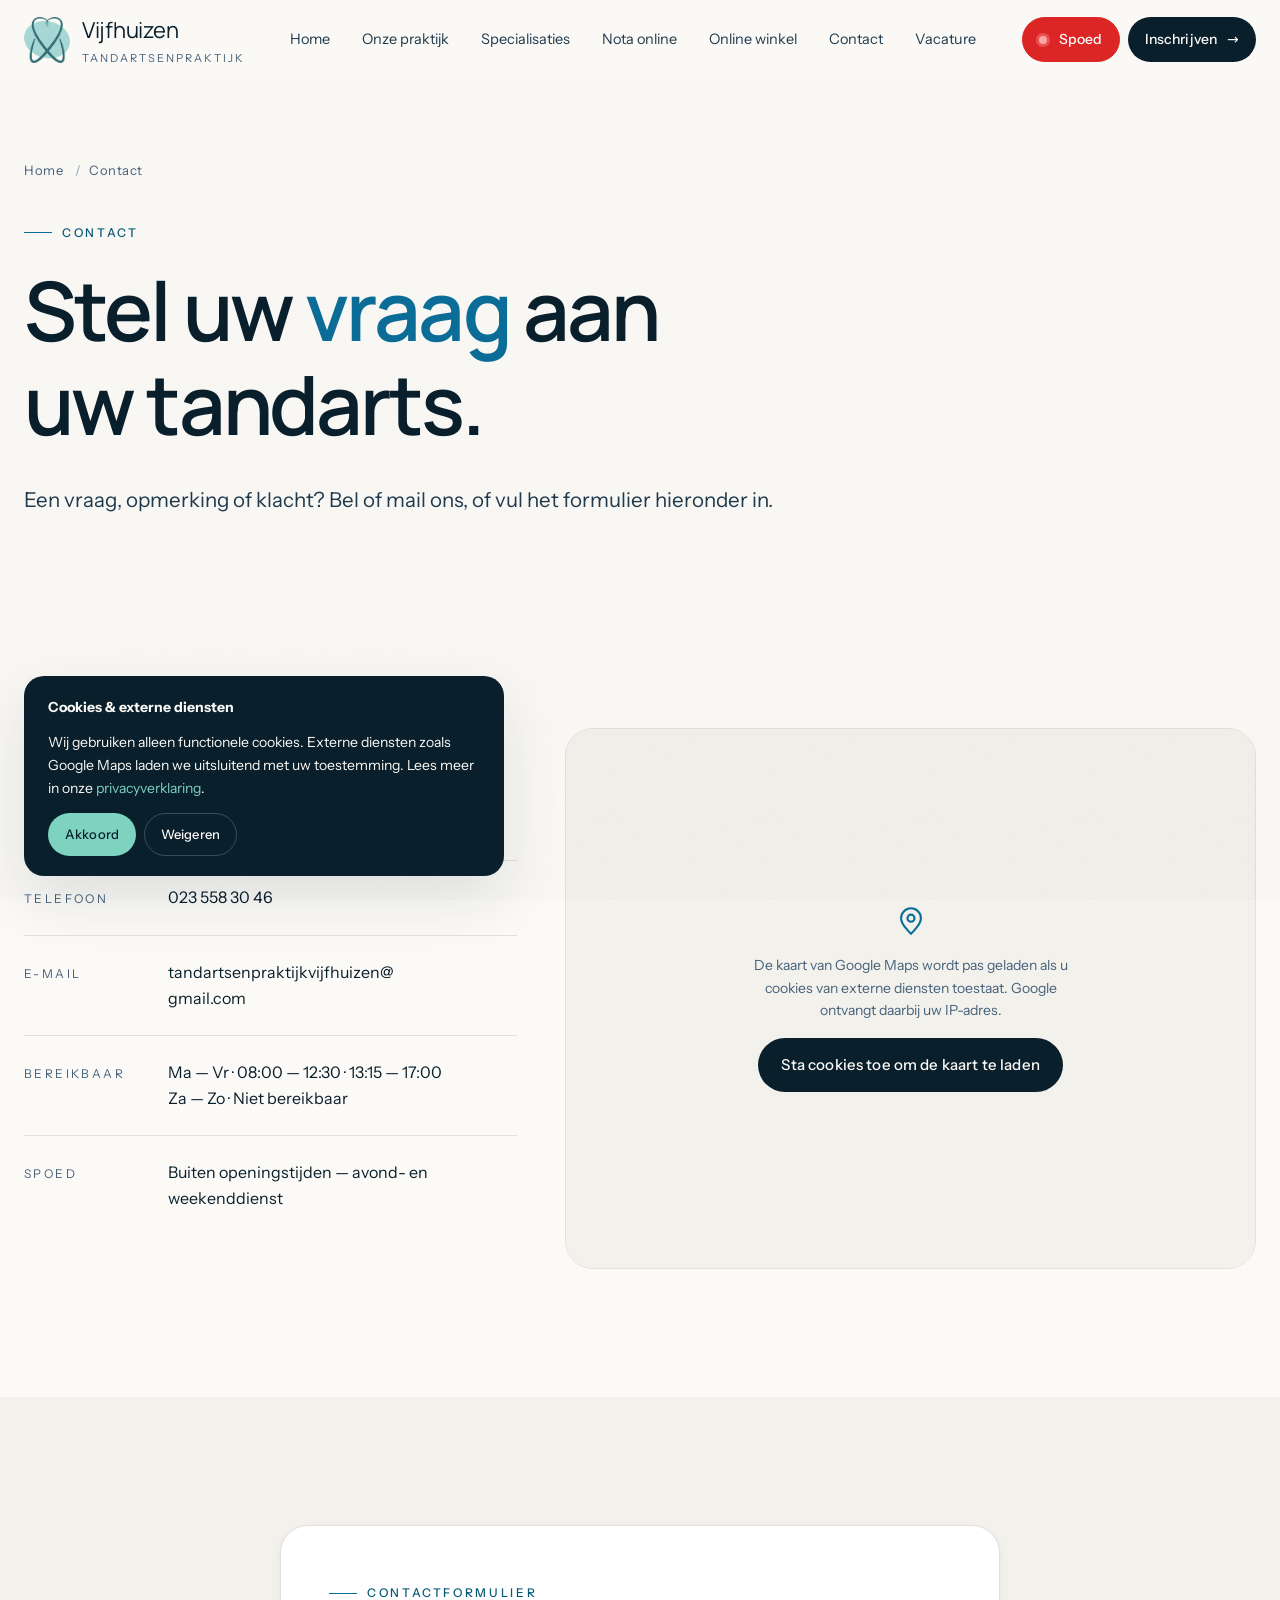
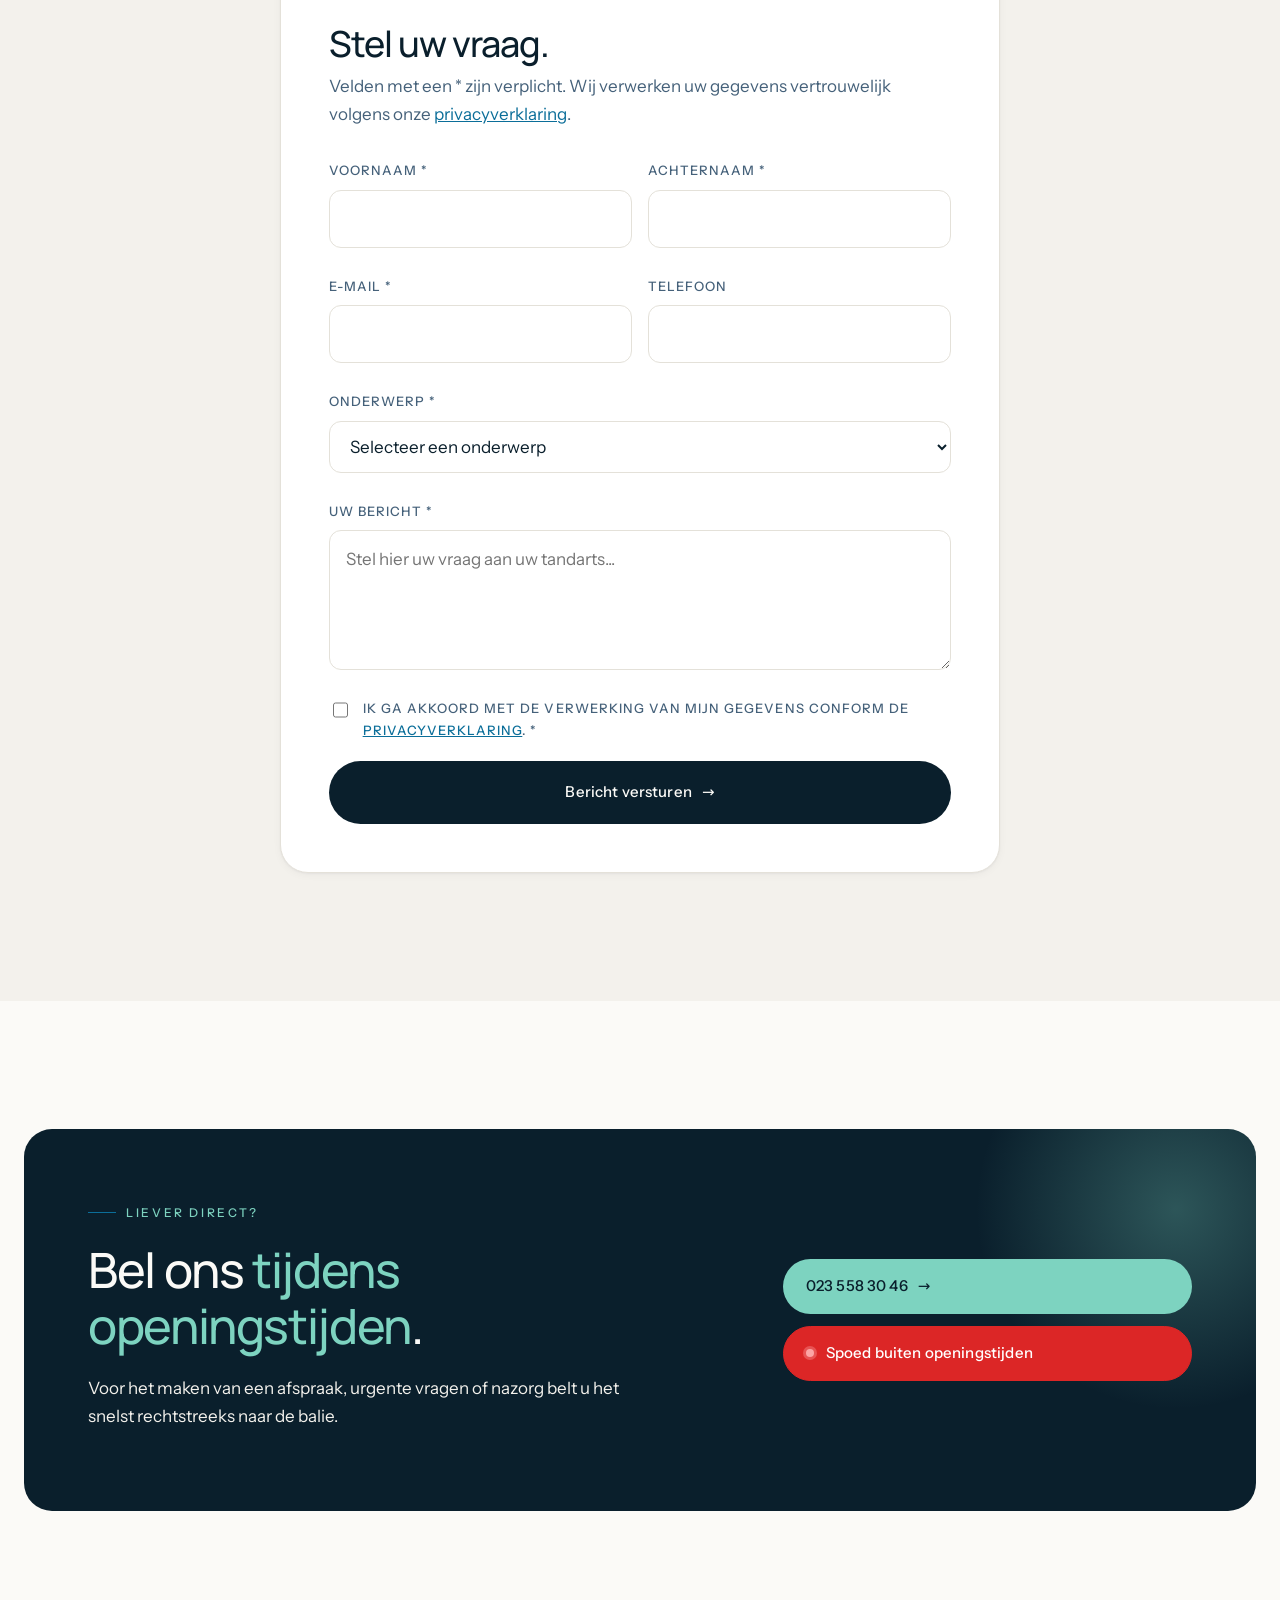
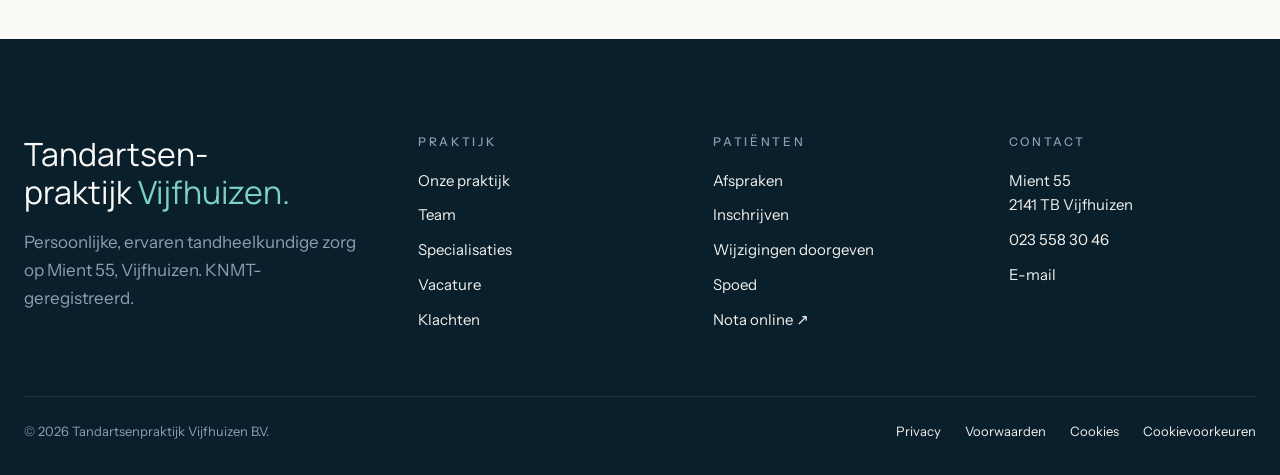
<file: contact.html>
<!doctype html>
<html lang="nl">
<head>
<meta charset="utf-8" />
<meta name="viewport" content="width=device-width, initial-scale=1" />
<link rel="icon" type="image/png" href="assets/img/favicon.png" />
<title>Contact | Tandartsenpraktijk Vijfhuizen</title>
<meta name="description" content="Neem contact op met Tandartsenpraktijk Vijfhuizen — telefoon, e-mail of contactformulier." />
<link rel="canonical" href="https://tandartsenpraktijkvijfhuizen.com/contact.html" />
<meta property="og:type" content="website" />
<meta property="og:site_name" content="Tandartsenpraktijk Vijfhuizen" />
<meta property="og:locale" content="nl_NL" />
<meta property="og:url" content="https://tandartsenpraktijkvijfhuizen.com/contact.html" />
<meta property="og:title" content="Contact | Tandartsenpraktijk Vijfhuizen" />
<meta property="og:description" content="Neem contact op met Tandartsenpraktijk Vijfhuizen — telefoon, e-mail of contactformulier." />
<meta property="og:image" content="https://tandartsenpraktijkvijfhuizen.com/assets/img/logo-full.png" />
<meta name="twitter:card" content="summary_large_image" />
<meta name="twitter:title" content="Contact | Tandartsenpraktijk Vijfhuizen" />
<meta name="twitter:description" content="Neem contact op met Tandartsenpraktijk Vijfhuizen — telefoon, e-mail of contactformulier." />
<meta name="twitter:image" content="https://tandartsenpraktijkvijfhuizen.com/assets/img/logo-full.png" />
<link rel="stylesheet" href="assets/css/fonts.css" />
<link rel="stylesheet" href="assets/css/tokens.css" />
<link rel="stylesheet" href="assets/css/base.css" />
<link rel="stylesheet" href="assets/css/components.css" />
<link rel="stylesheet" href="assets/css/pages.css" />
</head>
<body>
<a class="skip-link" href="#main">Direct naar inhoud</a>

<header class="site-header">
  <div class="container">
    <a class="brand" href="index.html"><img class="brand-logo" src="assets/img/logo-mark.png" alt="Tandartsenpraktijk Vijfhuizen" /><span>Vijfhuizen<small>Tandartsenpraktijk</small></span></a>
    <nav class="nav" aria-label="Hoofdmenu"><a href="index.html">Home</a>
      <div class="nav-item"><a href="praktijk.html" class="nav-trigger">Onze praktijk</a><div class="dropdown"><a href="praktijk.html">Onze praktijk</a><a href="praktijk.html#missie">Missie &amp; visie</a><a href="team.html">Team</a><a href="afspraken.html">Afspraken</a><a href="klachten.html">Klachten</a></div></div>
      <a href="specialisaties.html">Specialisaties</a>
      <a href="https://www.infomedics.nl/" target="_blank" rel="noopener">Nota online</a>
      <a href="https://www.plein.nl/verzorging/mondverzorging/" target="_blank" rel="noopener">Online winkel</a>
      <div class="nav-item"><a href="contact.html" class="nav-trigger">Contact</a><div class="dropdown"><a href="contact.html">Contact</a><a href="spoed.html">Spoed</a><a href="inschrijven.html">Inschrijven</a><a href="wijzigingen.html">Wijzigingen doorgeven</a></div></div>
      <a href="vacature.html">Vacature</a>
    </nav>
    <div class="header-cta">
      <a class="btn btn-emerg" href="spoed.html">Spoed</a>
      <a class="btn btn-primary" href="inschrijven.html">Inschrijven <span class="arr">→</span></a>
      <button class="hamburger" aria-label="Menu" aria-expanded="false"><span></span><span></span><span></span></button>
    </div>
  </div>
</header>

<aside class="mobile-drawer" aria-label="Mobiel menu">
  <nav>
    <details><summary>Praktijk +</summary><a href="praktijk.html">Onze praktijk</a><a href="team.html">Team</a><a href="afspraken.html">Afspraken</a><a href="klachten.html">Klachten</a></details>
    <a href="specialisaties.html">Specialisaties</a>
    <a href="https://www.infomedics.nl/" target="_blank" rel="noopener">Nota online</a>
    <a href="https://www.plein.nl/verzorging/mondverzorging/" target="_blank" rel="noopener">Online winkel</a>
    <details><summary>Contact +</summary><a href="contact.html">Contact</a><a href="spoed.html">Spoed</a><a href="inschrijven.html">Inschrijven</a><a href="wijzigingen.html">Wijzigingen doorgeven</a></details>
    <a href="vacature.html">Vacature</a>
  </nav>
</aside>

<main id="main">

  <section class="page-hero">
    <div class="container">
      <div class="breadcrumb"><span><a href="index.html">Home</a></span><span>Contact</span></div>
      <span class="eyebrow">Contact</span>
      <h1 data-reveal="line">Stel uw <em>vraag</em> aan uw tandarts.</h1>
      <p class="lead" data-reveal style="margin-top:24px;">Een vraag, opmerking of klacht? Bel of mail ons, of vul het formulier hieronder in.</p>
    </div>
  </section>

  <section class="section">
    <div class="container">
      <div class="location-grid">
        <dl class="location-info" data-reveal>
          <div class="row"><dt>Adres</dt><dd>Mient 55<br/>2141 TB Vijfhuizen</dd></div>
          <div class="row"><dt>Telefoon</dt><dd><a href="tel:0235583046">023 558 30 46</a></dd></div>
          <div class="row"><dt>E-mail</dt><dd><a href="mailto:tandartsenpraktijkvijfhuizen@gmail.com">tandartsenpraktijkvijfhuizen@<br/>gmail.com</a></dd></div>
          <div class="row"><dt>Bereikbaar</dt><dd>Ma — Vr · 08:00 — 12:30 · 13:15 — 17:00<br/>Za — Zo · Niet bereikbaar</dd></div>
          <div class="row"><dt>Spoed</dt><dd>Buiten openingstijden — <a href="spoed.html">avond- en weekenddienst</a></dd></div>
        </dl>
        <div class="location-map" data-reveal="right">
          <div class="map-consent" data-map data-map-title="Kaart Mient 55 Vijfhuizen" data-map-src="https://www.google.com/maps?q=Mient+55+2141+TB+Vijfhuizen&output=embed">
            <div class="map-consent-inner">
              <svg width="34" height="34" viewBox="0 0 24 24" fill="none" stroke="currentColor" stroke-width="1.5" aria-hidden="true"><path d="M12 21s-7-6.3-7-11a7 7 0 0 1 14 0c0 4.7-7 11-7 11z"/><circle cx="12" cy="10" r="2.5"/></svg>
              <p>De kaart van Google Maps wordt pas geladen als u cookies van externe diensten toestaat. Google ontvangt daarbij uw IP-adres.</p>
              <button type="button" class="btn btn-primary" data-cookie="accept">Sta cookies toe om de kaart te laden</button>
            </div>
          </div>
        </div>
      </div>
    </div>
  </section>

  <section id="klacht" class="section" style="background:var(--paper-2);">
    <div class="container">
      <div class="form-card">
        <span class="eyebrow">Contactformulier</span>
        <h2>Stel uw vraag.</h2>
        <p class="sub">Velden met een * zijn verplicht. Wij verwerken uw gegevens vertrouwelijk volgens onze <a href="privacy.html" style="color:var(--primary);text-decoration:underline;">privacyverklaring</a>.</p>

        <form name="contact" data-netlify="true" data-netlify-honeypot="bot-field" data-validate method="post">
          <input type="hidden" name="form-name" value="contact" />
          <p class="hp-field" aria-hidden="true"><label>Laat dit veld leeg <input name="bot-field" tabindex="-1" autocomplete="off" /></label></p>
          <div class="field-row">
            <div class="field"><label for="c-voor">Voornaam *</label><input id="c-voor" name="voornaam" required /><span class="field-error"></span></div>
            <div class="field"><label for="c-achter">Achternaam *</label><input id="c-achter" name="achternaam" required /><span class="field-error"></span></div>
          </div>
          <div class="field-row">
            <div class="field"><label for="c-mail">E-mail *</label><input id="c-mail" type="email" name="email" required /><span class="field-error"></span></div>
            <div class="field"><label for="c-tel">Telefoon</label><input id="c-tel" type="tel" name="telefoon" /><span class="field-error"></span></div>
          </div>
          <div class="field">
            <label for="c-onderwerp">Onderwerp *</label>
            <select id="c-onderwerp" name="onderwerp" required>
              <option value="">Selecteer een onderwerp</option>
              <option>Algemene vraag</option>
              <option>Vraag over een behandeling</option>
              <option>Afspraak verzetten of nazorg</option>
              <option>Vraag over een nota</option>
              <option>Klacht</option>
              <option>Iets anders</option>
            </select>
            <span class="field-error"></span>
          </div>
          <div class="field">
            <label for="c-bericht">Uw bericht *</label>
            <textarea id="c-bericht" name="bericht" required placeholder="Stel hier uw vraag aan uw tandarts..."></textarea>
            <span class="field-error"></span>
          </div>
          <div class="field">
            <label class="checkbox"><input type="checkbox" name="akkoord" value="ja" required /> <span>Ik ga akkoord met de verwerking van mijn gegevens conform de <a href="privacy.html" style="color:var(--primary);text-decoration:underline;">privacyverklaring</a>. *</span></label>
          </div>
          <button type="submit" class="btn btn-primary" style="width:100%;justify-content:center;padding:18px;">Bericht versturen <span class="arr">→</span></button>

          <div class="form-success card" hidden style="margin-top:24px;border-color:var(--mint);background:var(--mint-50);">
            <h3 style="margin-top:0;">Bedankt voor uw bericht!</h3>
            <p>Wij hebben uw bericht ontvangen en nemen zo spoedig mogelijk contact met u op.</p>
          </div>
        </form>
      </div>
    </div>
  </section>

  <section class="section">
    <div class="container">
      <div class="cta-band" data-reveal>
        <div>
          <span class="eyebrow" style="color:var(--mint);">Liever direct?</span>
          <h2>Bel ons <em>tijdens openingstijden</em>.</h2>
          <p>Voor het maken van een afspraak, urgente vragen of nazorg belt u het snelst rechtstreeks naar de balie.</p>
        </div>
        <div class="actions">
          <a class="btn btn-mint" href="tel:0235583046">023 558 30 46 <span class="arr">→</span></a>
          <a class="btn btn-emerg" href="spoed.html">Spoed buiten openingstijden</a>
        </div>
      </div>
    </div>
  </section>

</main>

<footer class="site-footer">
  <div class="container">
    <div class="footer-grid">
      <div><div class="footer-brand">Tandartsen-<br/>praktijk <em>Vijfhuizen.</em></div><p style="color:var(--ink-300);max-width:36ch;">Persoonlijke, ervaren tandheelkundige zorg op Mient 55, Vijfhuizen. KNMT-geregistreerd.</p></div>
      <div><h4>Praktijk</h4><ul><li><a href="praktijk.html">Onze praktijk</a></li><li><a href="team.html">Team</a></li><li><a href="specialisaties.html">Specialisaties</a></li><li><a href="vacature.html">Vacature</a></li><li><a href="klachten.html">Klachten</a></li></ul></div>
      <div><h4>Patiënten</h4><ul><li><a href="afspraken.html">Afspraken</a></li><li><a href="inschrijven.html">Inschrijven</a></li><li><a href="wijzigingen.html">Wijzigingen doorgeven</a></li><li><a href="spoed.html">Spoed</a></li><li><a href="https://www.infomedics.nl/" target="_blank" rel="noopener">Nota online ↗</a></li></ul></div>
      <div><h4>Contact</h4><ul><li>Mient 55<br/>2141 TB Vijfhuizen</li><li><a href="tel:0235583046">023 558 30 46</a></li><li><a href="mailto:tandartsenpraktijkvijfhuizen@gmail.com">E-mail</a></li></ul></div>
    </div>
    <div class="footer-bottom"><span>© <span id="yr"></span> Tandartsenpraktijk Vijfhuizen B.V.</span><div class="links"><a href="privacy.html">Privacy</a><a href="privacy.html#voorwaarden">Voorwaarden</a><a href="privacy.html#cookies">Cookies</a><a href="#" data-cookie-settings>Cookievoorkeuren</a></div></div>
  </div>
</footer>

<div class="cookie-banner">
  <strong>Cookies &amp; externe diensten</strong>
  <p style="margin:0;">Wij gebruiken alleen functionele cookies. Externe diensten zoals Google Maps laden we uitsluitend met uw toestemming. Lees meer in onze <a href="privacy.html#cookies" style="color:var(--mint);">privacyverklaring</a>.</p>
  <div class="actions">
    <button class="btn btn-mint" data-cookie="accept">Akkoord</button>
    <button class="btn btn-ghost" style="color:var(--paper);border-color:rgba(255,255,255,.2);" data-cookie="decline">Weigeren</button>
  </div>
</div>

<button class="to-top" aria-label="Terug naar boven"><svg width="18" height="18" viewBox="0 0 24 24" fill="none" stroke="currentColor" stroke-width="2"><path d="M12 19V5M5 12l7-7 7 7"/></svg></button>

<script>document.getElementById('yr').textContent = new Date().getFullYear();</script>
<script src="assets/js/consent.js"></script>
</body>
</html>
</file>
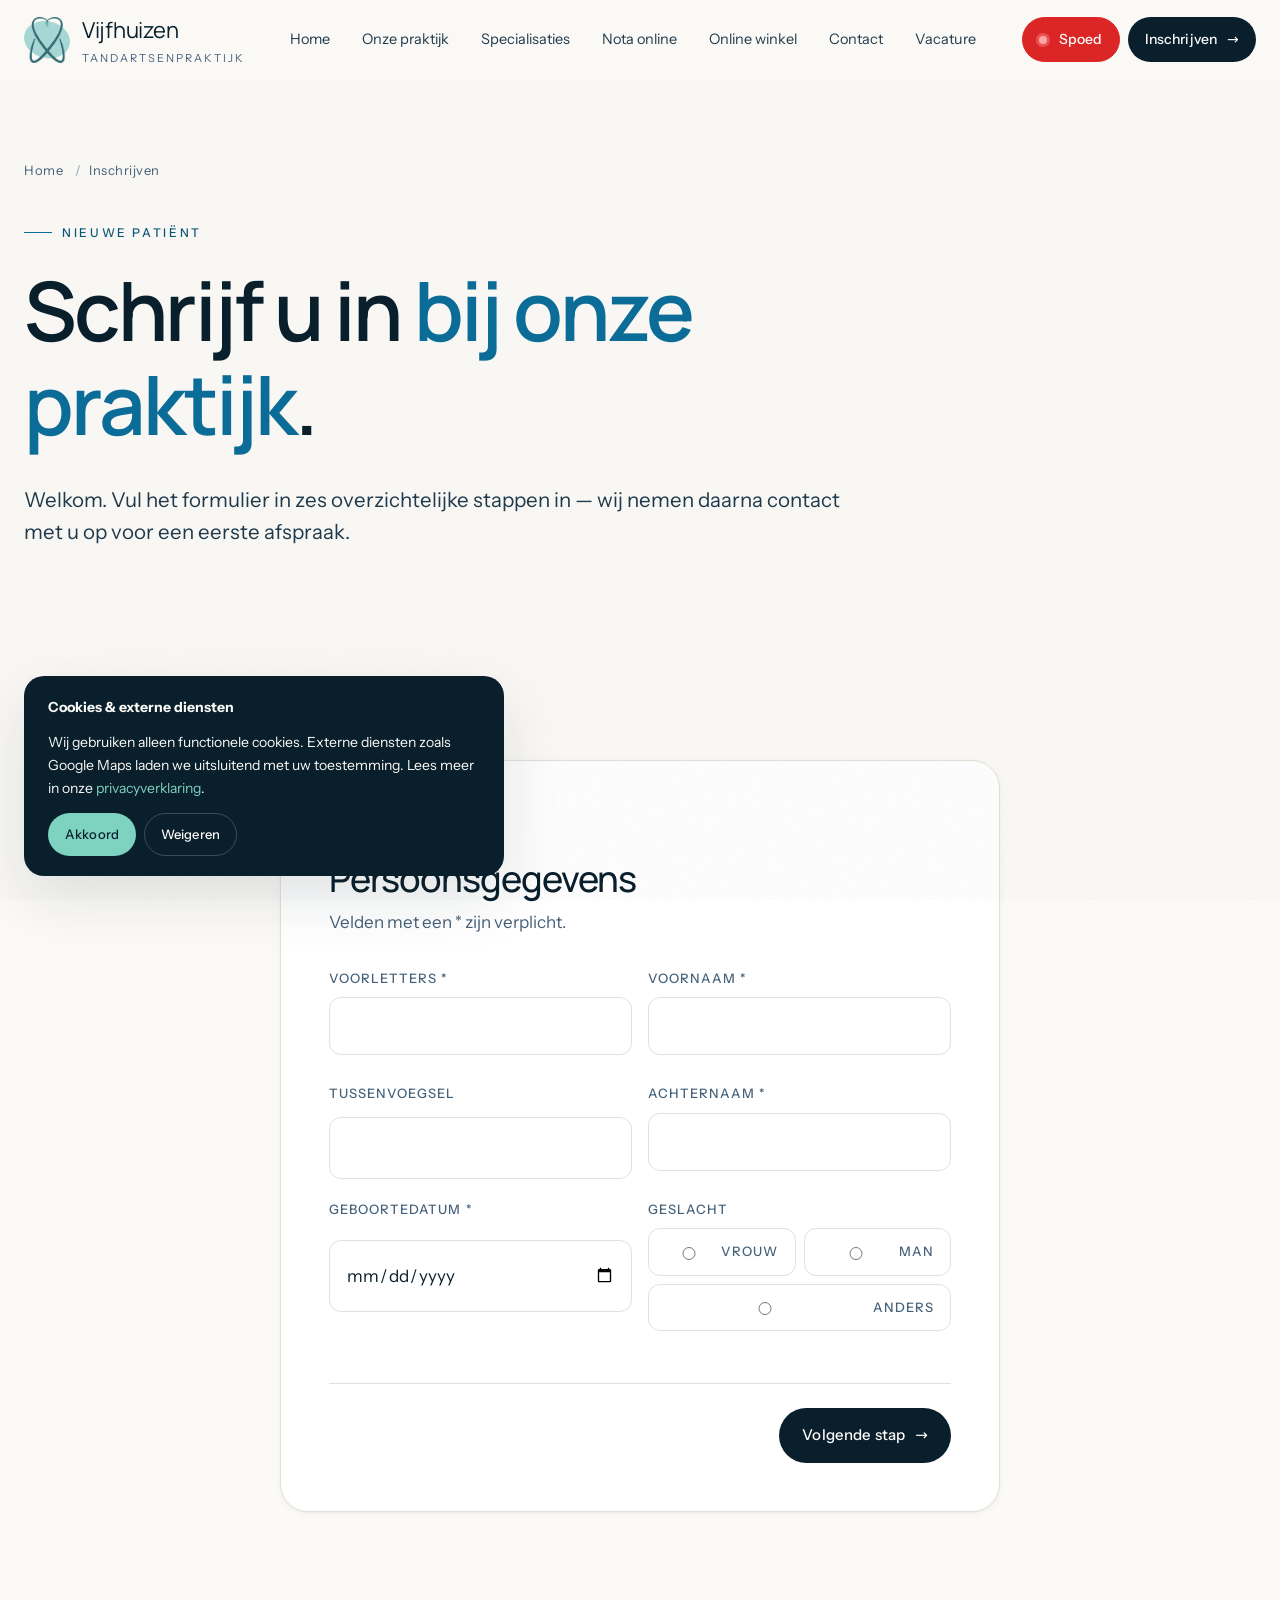
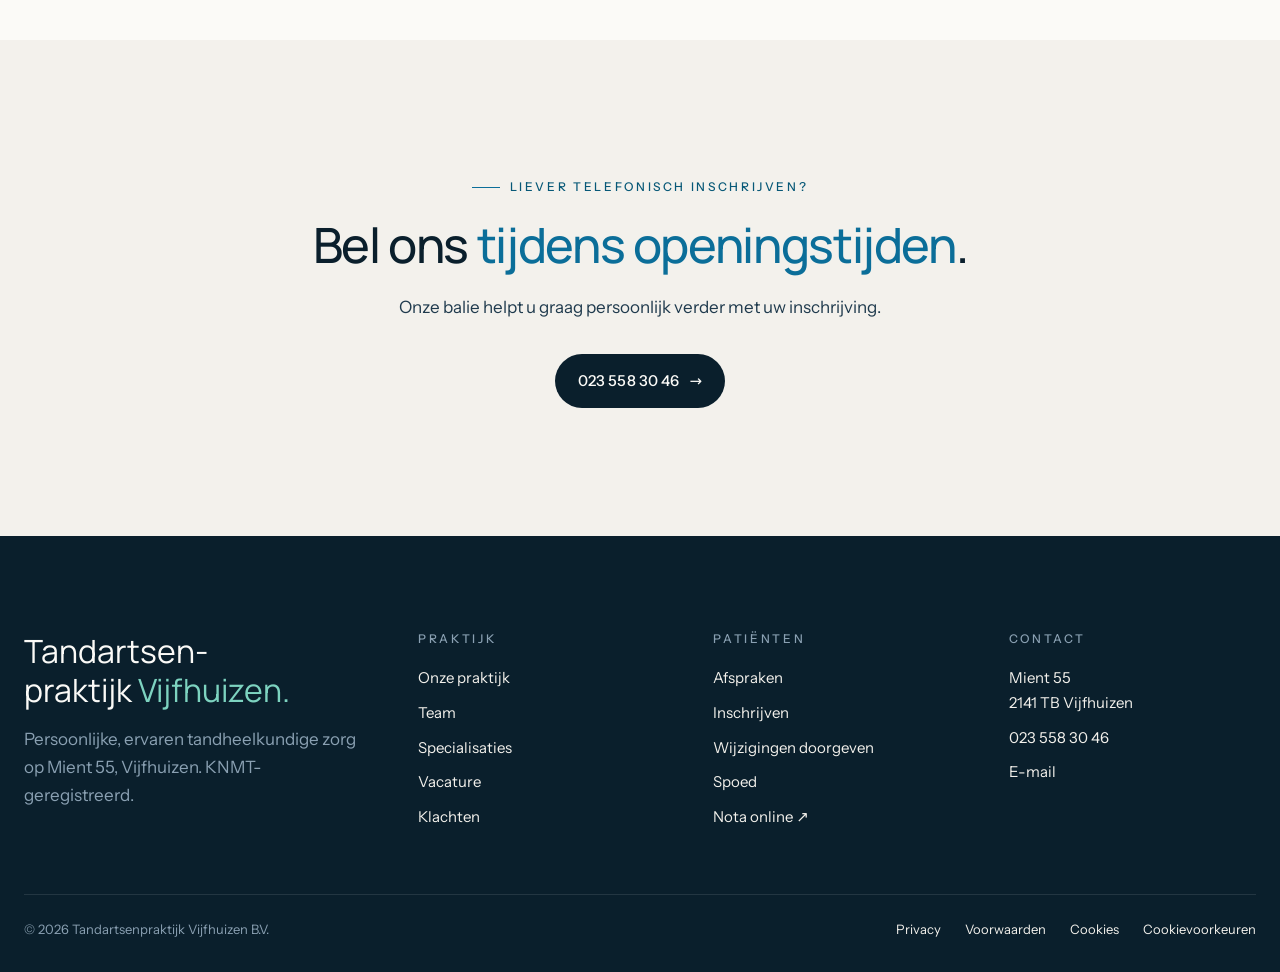
<file: inschrijven.html>
<!doctype html>
<html lang="nl">
<head>
<meta charset="utf-8" />
<meta name="viewport" content="width=device-width, initial-scale=1" />
<link rel="icon" type="image/png" href="assets/img/favicon.png" />
<title>Inschrijven als nieuwe patiënt | Tandartsenpraktijk Vijfhuizen</title>
<meta name="description" content="Schrijf u in als nieuwe patiënt bij Tandartsenpraktijk Vijfhuizen — vul het inschrijfformulier in zes overzichtelijke stappen in." />
<link rel="canonical" href="https://tandartsenpraktijkvijfhuizen.com/inschrijven.html" />
<meta property="og:type" content="website" />
<meta property="og:site_name" content="Tandartsenpraktijk Vijfhuizen" />
<meta property="og:locale" content="nl_NL" />
<meta property="og:url" content="https://tandartsenpraktijkvijfhuizen.com/inschrijven.html" />
<meta property="og:title" content="Inschrijven als nieuwe patiënt | Tandartsenpraktijk Vijfhuizen" />
<meta property="og:description" content="Schrijf u in als nieuwe patiënt bij Tandartsenpraktijk Vijfhuizen — vul het inschrijfformulier in zes overzichtelijke stappen in." />
<meta property="og:image" content="https://tandartsenpraktijkvijfhuizen.com/assets/img/logo-full.png" />
<meta name="twitter:card" content="summary_large_image" />
<meta name="twitter:title" content="Inschrijven als nieuwe patiënt | Tandartsenpraktijk Vijfhuizen" />
<meta name="twitter:description" content="Schrijf u in als nieuwe patiënt bij Tandartsenpraktijk Vijfhuizen — vul het inschrijfformulier in zes overzichtelijke stappen in." />
<meta name="twitter:image" content="https://tandartsenpraktijkvijfhuizen.com/assets/img/logo-full.png" />
<link rel="stylesheet" href="assets/css/fonts.css" />
<link rel="stylesheet" href="assets/css/tokens.css" />
<link rel="stylesheet" href="assets/css/base.css" />
<link rel="stylesheet" href="assets/css/components.css" />
<link rel="stylesheet" href="assets/css/pages.css" />
</head>
<body>
<a class="skip-link" href="#main">Direct naar inhoud</a>

<header class="site-header">
  <div class="container">
    <a class="brand" href="index.html"><img class="brand-logo" src="assets/img/logo-mark.png" alt="Tandartsenpraktijk Vijfhuizen" /><span>Vijfhuizen<small>Tandartsenpraktijk</small></span></a>
    <nav class="nav" aria-label="Hoofdmenu"><a href="index.html">Home</a>
      <div class="nav-item"><a href="praktijk.html" class="nav-trigger">Onze praktijk</a><div class="dropdown"><a href="praktijk.html">Onze praktijk</a><a href="praktijk.html#missie">Missie &amp; visie</a><a href="team.html">Team</a><a href="afspraken.html">Afspraken</a><a href="klachten.html">Klachten</a></div></div>
      <a href="specialisaties.html">Specialisaties</a>
      <a href="https://www.infomedics.nl/" target="_blank" rel="noopener">Nota online</a>
      <a href="https://www.plein.nl/verzorging/mondverzorging/" target="_blank" rel="noopener">Online winkel</a>
      <div class="nav-item"><a href="contact.html" class="nav-trigger">Contact</a><div class="dropdown"><a href="contact.html">Contact</a><a href="spoed.html">Spoed</a><a href="inschrijven.html">Inschrijven</a><a href="wijzigingen.html">Wijzigingen doorgeven</a></div></div>
      <a href="vacature.html">Vacature</a>
    </nav>
    <div class="header-cta">
      <a class="btn btn-emerg" href="spoed.html">Spoed</a>
      <a class="btn btn-primary" href="inschrijven.html">Inschrijven <span class="arr">→</span></a>
      <button class="hamburger" aria-label="Menu" aria-expanded="false"><span></span><span></span><span></span></button>
    </div>
  </div>
</header>

<aside class="mobile-drawer" aria-label="Mobiel menu">
  <nav>
    <details><summary>Praktijk +</summary><a href="praktijk.html">Onze praktijk</a><a href="team.html">Team</a><a href="afspraken.html">Afspraken</a><a href="klachten.html">Klachten</a></details>
    <a href="specialisaties.html">Specialisaties</a>
    <a href="https://www.infomedics.nl/" target="_blank" rel="noopener">Nota online</a>
    <a href="https://www.plein.nl/verzorging/mondverzorging/" target="_blank" rel="noopener">Online winkel</a>
    <details><summary>Contact +</summary><a href="contact.html">Contact</a><a href="spoed.html">Spoed</a><a href="inschrijven.html">Inschrijven</a><a href="wijzigingen.html">Wijzigingen doorgeven</a></details>
    <a href="vacature.html">Vacature</a>
  </nav>
</aside>

<main id="main">

  <section class="page-hero">
    <div class="container">
      <div class="breadcrumb"><span><a href="index.html">Home</a></span><span>Inschrijven</span></div>
      <span class="eyebrow">Nieuwe patiënt</span>
      <h1 data-reveal="line">Schrijf u in <em>bij onze praktijk</em>.</h1>
      <p class="lead" data-reveal style="margin-top:24px;">Welkom. Vul het formulier in zes overzichtelijke stappen in — wij nemen daarna contact met u op voor een eerste afspraak.</p>
    </div>
  </section>

  <section class="section">
    <div class="container">
      <div class="form-card">

        <form id="inschrijfForm" name="inschrijving" data-netlify="true" data-netlify-honeypot="bot-field" method="post" novalidate>
          <input type="hidden" name="form-name" value="inschrijving" />
          <p class="hp-field" aria-hidden="true"><label>Laat dit veld leeg <input name="bot-field" tabindex="-1" autocomplete="off" /></label></p>

          <!-- STAP 1: Persoonsgegevens -->
          <section class="step-panel is-active" data-panel="1">
            <span class="eyebrow">Stap 1 van 6</span>
            <h2>Persoonsgegevens</h2>
            <p class="sub">Velden met een * zijn verplicht.</p>

            <div class="field-row">
              <div class="field"><label for="i-vl">Voorletters *</label><input id="i-vl" name="voorletters" required /><span class="field-error"></span></div>
              <div class="field"><label for="i-voor">Voornaam *</label><input id="i-voor" name="voornaam" required /><span class="field-error"></span></div>
            </div>
            <div class="field-row">
              <div class="field"><label for="i-tussen">Tussenvoegsel</label><input id="i-tussen" name="tussenvoegsel" /></div>
              <div class="field"><label for="i-achter">Achternaam *</label><input id="i-achter" name="achternaam" required /><span class="field-error"></span></div>
            </div>
            <div class="field-row">
              <div class="field"><label for="i-geb">Geboortedatum *</label><input id="i-geb" type="date" name="geboortedatum" required /><span class="field-error"></span></div>
              <div class="field">
                <label>Geslacht</label>
                <div class="radio-group">
                  <label><input type="radio" name="geslacht" value="Vrouw" /> <span>Vrouw</span></label>
                  <label><input type="radio" name="geslacht" value="Man" /> <span>Man</span></label>
                  <label><input type="radio" name="geslacht" value="Anders" /> <span>Anders</span></label>
                </div>
              </div>
            </div>

            <div class="step-actions">
              <span></span>
              <button type="button" class="btn btn-primary" data-next="2">Volgende stap <span class="arr">→</span></button>
            </div>
          </section>

          <!-- STAP 2: Adresgegevens -->
          <section class="step-panel" data-panel="2">
            <span class="eyebrow">Stap 2 van 6</span>
            <h2>Adresgegevens</h2>

            <div class="field-row">
              <div class="field" style="flex:2;"><label for="i-straat">Straatnaam *</label><input id="i-straat" name="straat" required /><span class="field-error"></span></div>
              <div class="field" style="flex:1;"><label for="i-huis">Huisnummer *</label><input id="i-huis" name="huisnummer" required /><span class="field-error"></span></div>
            </div>
            <div class="field-row">
              <div class="field"><label for="i-pc">Postcode *</label><input id="i-pc" name="postcode" placeholder="1234 AB" required /><span class="field-error"></span></div>
              <div class="field"><label for="i-plaats">Woonplaats *</label><input id="i-plaats" name="woonplaats" required /><span class="field-error"></span></div>
            </div>
            <div class="field-row">
              <div class="field"><label for="i-mob">Mobiel telefoonnummer *</label><input id="i-mob" type="tel" name="mobiel" required /><span class="field-error"></span></div>
              <div class="field"><label for="i-tel">Telefoon (vast)</label><input id="i-tel" type="tel" name="telefoon" /></div>
            </div>
            <div class="field"><label for="i-mail">E-mailadres *</label><input id="i-mail" type="email" name="email" required /><span class="field-error"></span></div>

            <div class="step-actions">
              <button type="button" class="btn btn-ghost" data-prev="1"><span class="arr" style="transform:rotate(180deg);">→</span> Vorige</button>
              <button type="button" class="btn btn-primary" data-next="3">Volgende stap <span class="arr">→</span></button>
            </div>
          </section>

          <!-- STAP 3: Verzekeringsgegevens -->
          <section class="step-panel" data-panel="3">
            <span class="eyebrow">Stap 3 van 6</span>
            <h2>Verzekeringsgegevens</h2>

            <div class="field">
              <label for="i-verz">Zorgverzekeraar *</label>
              <select id="i-verz" name="verzekeraar" required>
                <option value="">Selecteer uw zorgverzekeraar</option>
                <option>Achmea (Zilveren Kruis, Interpolis, FBTO, De Friesland)</option>
                <option>VGZ (Univé, IZA, IZZ, Bewuzt)</option>
                <option>CZ (CZ, OHRA, Nationale-Nederlanden)</option>
                <option>Menzis (Menzis, Anderzorg, HEMA)</option>
                <option>DSW</option>
                <option>ONVZ</option>
                <option>ASR</option>
                <option>ENO (Salland, ZorgDirect, HollandZorg)</option>
                <option>Zorg en Zekerheid</option>
                <option>Anders</option>
              </select>
              <span class="field-error"></span>
            </div>
            <div class="field"><label for="i-vnaam">Naam verzekerde *</label><input id="i-vnaam" name="naam_verzekerde" required /><span class="field-error"></span></div>
            <div class="field-row">
              <div class="field"><label for="i-polis">Polisnummer *</label><input id="i-polis" name="polisnummer" required /><span class="field-error"></span></div>
              <div class="field"><label for="i-begin">Begindatum verzekering</label><input id="i-begin" type="date" name="begindatum" /></div>
            </div>

            <div class="step-actions">
              <button type="button" class="btn btn-ghost" data-prev="2"><span class="arr" style="transform:rotate(180deg);">→</span> Vorige</button>
              <button type="button" class="btn btn-primary" data-next="4">Volgende stap <span class="arr">→</span></button>
            </div>
          </section>

          <!-- STAP 4: Overig -->
          <section class="step-panel" data-panel="4">
            <span class="eyebrow">Stap 4 van 6</span>
            <h2>Overig</h2>

            <div class="field"><label for="i-laatste">Wanneer was uw laatste tandartsbezoek?</label><input id="i-laatste" name="laatste_bezoek" placeholder="Bijv. juni 2025 of meer dan 2 jaar geleden" /></div>
            <div class="field"><label for="i-wensen">Tandheelkundige wensen of aandachtspunten</label><textarea id="i-wensen" name="wensen" placeholder="Bijv. esthetische wensen, angst voor de tandarts, klachten, gevoelige gebieden..."></textarea></div>

            <div class="step-actions">
              <button type="button" class="btn btn-ghost" data-prev="3"><span class="arr" style="transform:rotate(180deg);">→</span> Vorige</button>
              <button type="button" class="btn btn-primary" data-next="5">Volgende stap <span class="arr">→</span></button>
            </div>
          </section>

          <!-- STAP 5: Opmerkingen -->
          <section class="step-panel" data-panel="5">
            <span class="eyebrow">Stap 5 van 6</span>
            <h2>Opmerkingen</h2>
            <p class="sub">Heeft u nog iets dat u ons wilt laten weten? Denk aan medische bijzonderheden, voorkeuren of vragen.</p>

            <div class="field"><label for="i-opm">Uw opmerkingen</label><textarea id="i-opm" name="opmerkingen" rows="6" placeholder="Optioneel"></textarea></div>

            <div class="step-actions">
              <button type="button" class="btn btn-ghost" data-prev="4"><span class="arr" style="transform:rotate(180deg);">→</span> Vorige</button>
              <button type="button" class="btn btn-primary" data-next="6">Naar samenvatting <span class="arr">→</span></button>
            </div>
          </section>

          <!-- STAP 6: Samenvatting -->
          <section class="step-panel" data-panel="6">
            <span class="eyebrow">Stap 6 van 6</span>
            <h2>Samenvatting</h2>
            <p class="sub">Controleer uw gegevens en bevestig de inschrijving.</p>

            <dl class="summary-list" id="summary"></dl>

            <div class="field" style="margin-top:24px;">
              <label class="checkbox"><input type="checkbox" id="i-akkoord" name="akkoord" value="ja" required /> <span>Ik ga akkoord met de verwerking van mijn gegevens conform de <a href="privacy.html" style="color:var(--primary);text-decoration:underline;">privacyverklaring</a>. *</span></label>
              <span class="field-error" id="akkoord-err"></span>
            </div>

            <div class="step-actions">
              <button type="button" class="btn btn-ghost" data-prev="5"><span class="arr" style="transform:rotate(180deg);">→</span> Vorige</button>
              <button type="submit" class="btn btn-primary">Inschrijving versturen <span class="arr">→</span></button>
            </div>
          </section>

          <div class="form-success card" hidden style="margin-top:24px;border-color:var(--mint);background:var(--mint-50);">
            <h3 style="margin-top:0;">Bedankt voor uw inschrijving!</h3>
            <p>Wij hebben uw gegevens ontvangen en nemen zo spoedig mogelijk contact met u op om een eerste afspraak in te plannen.</p>
          </div>

        </form>
      </div>
    </div>
  </section>

  <section class="section" style="background:var(--paper-2);">
    <div class="container container-narrow" style="text-align:center;">
      <span class="eyebrow" style="justify-content:center;">Liever telefonisch inschrijven?</span>
      <h2>Bel ons <em>tijdens openingstijden</em>.</h2>
      <p>Onze balie helpt u graag persoonlijk verder met uw inschrijving.</p>
      <a class="btn btn-primary" href="tel:0235583046" style="margin-top:16px;">023 558 30 46 <span class="arr">→</span></a>
    </div>
  </section>

</main>

<footer class="site-footer">
  <div class="container">
    <div class="footer-grid">
      <div><div class="footer-brand">Tandartsen-<br/>praktijk <em>Vijfhuizen.</em></div><p style="color:var(--ink-300);max-width:36ch;">Persoonlijke, ervaren tandheelkundige zorg op Mient 55, Vijfhuizen. KNMT-geregistreerd.</p></div>
      <div><h4>Praktijk</h4><ul><li><a href="praktijk.html">Onze praktijk</a></li><li><a href="team.html">Team</a></li><li><a href="specialisaties.html">Specialisaties</a></li><li><a href="vacature.html">Vacature</a></li><li><a href="klachten.html">Klachten</a></li></ul></div>
      <div><h4>Patiënten</h4><ul><li><a href="afspraken.html">Afspraken</a></li><li><a href="inschrijven.html">Inschrijven</a></li><li><a href="wijzigingen.html">Wijzigingen doorgeven</a></li><li><a href="spoed.html">Spoed</a></li><li><a href="https://www.infomedics.nl/" target="_blank" rel="noopener">Nota online ↗</a></li></ul></div>
      <div><h4>Contact</h4><ul><li>Mient 55<br/>2141 TB Vijfhuizen</li><li><a href="tel:0235583046">023 558 30 46</a></li><li><a href="mailto:tandartsenpraktijkvijfhuizen@gmail.com">E-mail</a></li></ul></div>
    </div>
    <div class="footer-bottom"><span>© <span id="yr"></span> Tandartsenpraktijk Vijfhuizen B.V.</span><div class="links"><a href="privacy.html">Privacy</a><a href="privacy.html#voorwaarden">Voorwaarden</a><a href="privacy.html#cookies">Cookies</a><a href="#" data-cookie-settings>Cookievoorkeuren</a></div></div>
  </div>
</footer>

<div class="cookie-banner">
  <strong>Cookies &amp; externe diensten</strong>
  <p style="margin:0;">Wij gebruiken alleen functionele cookies. Externe diensten zoals Google Maps laden we uitsluitend met uw toestemming. Lees meer in onze <a href="privacy.html#cookies" style="color:var(--mint);">privacyverklaring</a>.</p>
  <div class="actions">
    <button class="btn btn-mint" data-cookie="accept">Akkoord</button>
    <button class="btn btn-ghost" style="color:var(--paper);border-color:rgba(255,255,255,.2);" data-cookie="decline">Weigeren</button>
  </div>
</div>

<button class="to-top" aria-label="Terug naar boven"><svg width="18" height="18" viewBox="0 0 24 24" fill="none" stroke="currentColor" stroke-width="2"><path d="M12 19V5M5 12l7-7 7 7"/></svg></button>

<script>document.getElementById('yr').textContent = new Date().getFullYear();</script>
<script src="assets/js/consent.js"></script>

<script>
(function() {
  const form = document.getElementById('inschrijfForm');
  if (!form) return;
  const panels = form.querySelectorAll('.step-panel');

  function setStep(n) {
    panels.forEach(p => p.classList.toggle('is-active', +p.dataset.panel === n));
    document.querySelector('.form-card').scrollIntoView({ behavior: 'smooth', block: 'start' });
  }

  function validatePanel(n) {
    const panel = form.querySelector(`.step-panel[data-panel="${n}"]`);
    let ok = true;
    panel.querySelectorAll('[required]').forEach(input => {
      const errEl = input.parentElement.querySelector('.field-error');
      let msg = '';
      if (!input.value.trim()) msg = 'Dit veld is verplicht.';
      else if (input.type === 'email' && !/^[^\s@]+@[^\s@]+\.[^\s@]+$/.test(input.value)) msg = 'Geen geldig e-mailadres.';
      else if (input.type === 'tel' && !/^[\d\s+()-]{7,}$/.test(input.value)) msg = 'Geen geldig telefoonnummer.';
      else if (input.id === 'i-pc' && !/^\d{4}\s?[A-Za-z]{2}$/.test(input.value)) msg = 'Postcode bijv. 1234 AB.';
      if (msg) {
        ok = false;
        input.setAttribute('aria-invalid', 'true');
        if (errEl) errEl.textContent = msg;
      } else {
        input.setAttribute('aria-invalid', 'false');
        if (errEl) errEl.textContent = '';
      }
    });
    return ok;
  }

  function buildSummary() {
    const get = id => (document.getElementById(id) || {}).value || '—';
    const checked = name => {
      const el = form.querySelector(`input[name="${name}"]:checked`);
      return el ? el.value : '—';
    };
    const naam = [get('i-vl'), get('i-voor'), get('i-tussen'), get('i-achter')].filter(v => v && v !== '—').join(' ');
    const html = `
      <h4>Persoonsgegevens</h4>
      <div class="row"><dt>Naam</dt><dd>${naam || '—'}</dd></div>
      <div class="row"><dt>Geboortedatum</dt><dd>${get('i-geb')}</dd></div>
      <div class="row"><dt>Geslacht</dt><dd>${checked('geslacht')}</dd></div>
      <h4>Adres &amp; contact</h4>
      <div class="row"><dt>Adres</dt><dd>${get('i-straat')} ${get('i-huis')}</dd></div>
      <div class="row"><dt>Postcode / plaats</dt><dd>${get('i-pc')} · ${get('i-plaats')}</dd></div>
      <div class="row"><dt>Mobiel</dt><dd>${get('i-mob')}</dd></div>
      <div class="row"><dt>Telefoon</dt><dd>${get('i-tel')}</dd></div>
      <div class="row"><dt>E-mail</dt><dd>${get('i-mail')}</dd></div>
      <h4>Verzekering</h4>
      <div class="row"><dt>Zorgverzekeraar</dt><dd>${get('i-verz')}</dd></div>
      <div class="row"><dt>Naam verzekerde</dt><dd>${get('i-vnaam')}</dd></div>
      <div class="row"><dt>Polisnummer</dt><dd>${get('i-polis')}</dd></div>
      <div class="row"><dt>Begindatum</dt><dd>${get('i-begin')}</dd></div>
      <h4>Overig &amp; opmerkingen</h4>
      <div class="row"><dt>Laatste bezoek</dt><dd>${get('i-laatste')}</dd></div>
      <div class="row"><dt>Wensen</dt><dd>${get('i-wensen')}</dd></div>
      <div class="row"><dt>Opmerkingen</dt><dd>${get('i-opm')}</dd></div>
    `;
    document.getElementById('summary').innerHTML = html;
  }

  form.querySelectorAll('[data-next]').forEach(btn => {
    btn.addEventListener('click', () => {
      const cur = +btn.closest('.step-panel').dataset.panel;
      if (!validatePanel(cur)) {
        const inv = form.querySelector('.step-panel.is-active [aria-invalid="true"]');
        if (inv) inv.focus();
        return;
      }
      const next = +btn.dataset.next;
      if (next === 6) buildSummary();
      setStep(next);
    });
  });
  form.querySelectorAll('[data-prev]').forEach(btn => {
    btn.addEventListener('click', () => setStep(+btn.dataset.prev));
  });

  form.addEventListener('submit', (e) => {
    e.preventDefault();
    const akkoord = document.getElementById('i-akkoord');
    const errA = document.getElementById('akkoord-err');
    if (!akkoord.checked) {
      errA.textContent = 'U moet akkoord gaan om door te gaan.';
      return;
    }
    errA.textContent = '';
    let allOk = true;
    [1,2,3].forEach(n => { if (!validatePanel(n)) allOk = false; });
    if (!allOk) { setStep(1); return; }

    // Submit naar Netlify Forms via AJAX
    const submitBtn = form.querySelector('button[type="submit"]');
    if (submitBtn) { submitBtn.disabled = true; submitBtn.style.opacity = '.6'; }
    const formData = new FormData(form);
    const body = new URLSearchParams(formData).toString();
    fetch('/', {
      method: 'POST',
      headers: { 'Content-Type': 'application/x-www-form-urlencoded' },
      body
    }).then(res => {
      if (!res.ok) throw new Error('Netwerkfout');
      const ok = form.querySelector('.form-success');
      form.querySelectorAll('.step-panel').forEach(el => el.style.display = 'none');
      ok.hidden = false;
      ok.scrollIntoView({ behavior: 'smooth', block: 'center' });
    }).catch(() => {
      if (submitBtn) { submitBtn.disabled = false; submitBtn.style.opacity = ''; }
      alert('Er ging iets mis bij het versturen. Probeer het opnieuw of bel ons op 023 558 30 46.');
    });
  });
})();
</script>
</body>
</html>
</file>
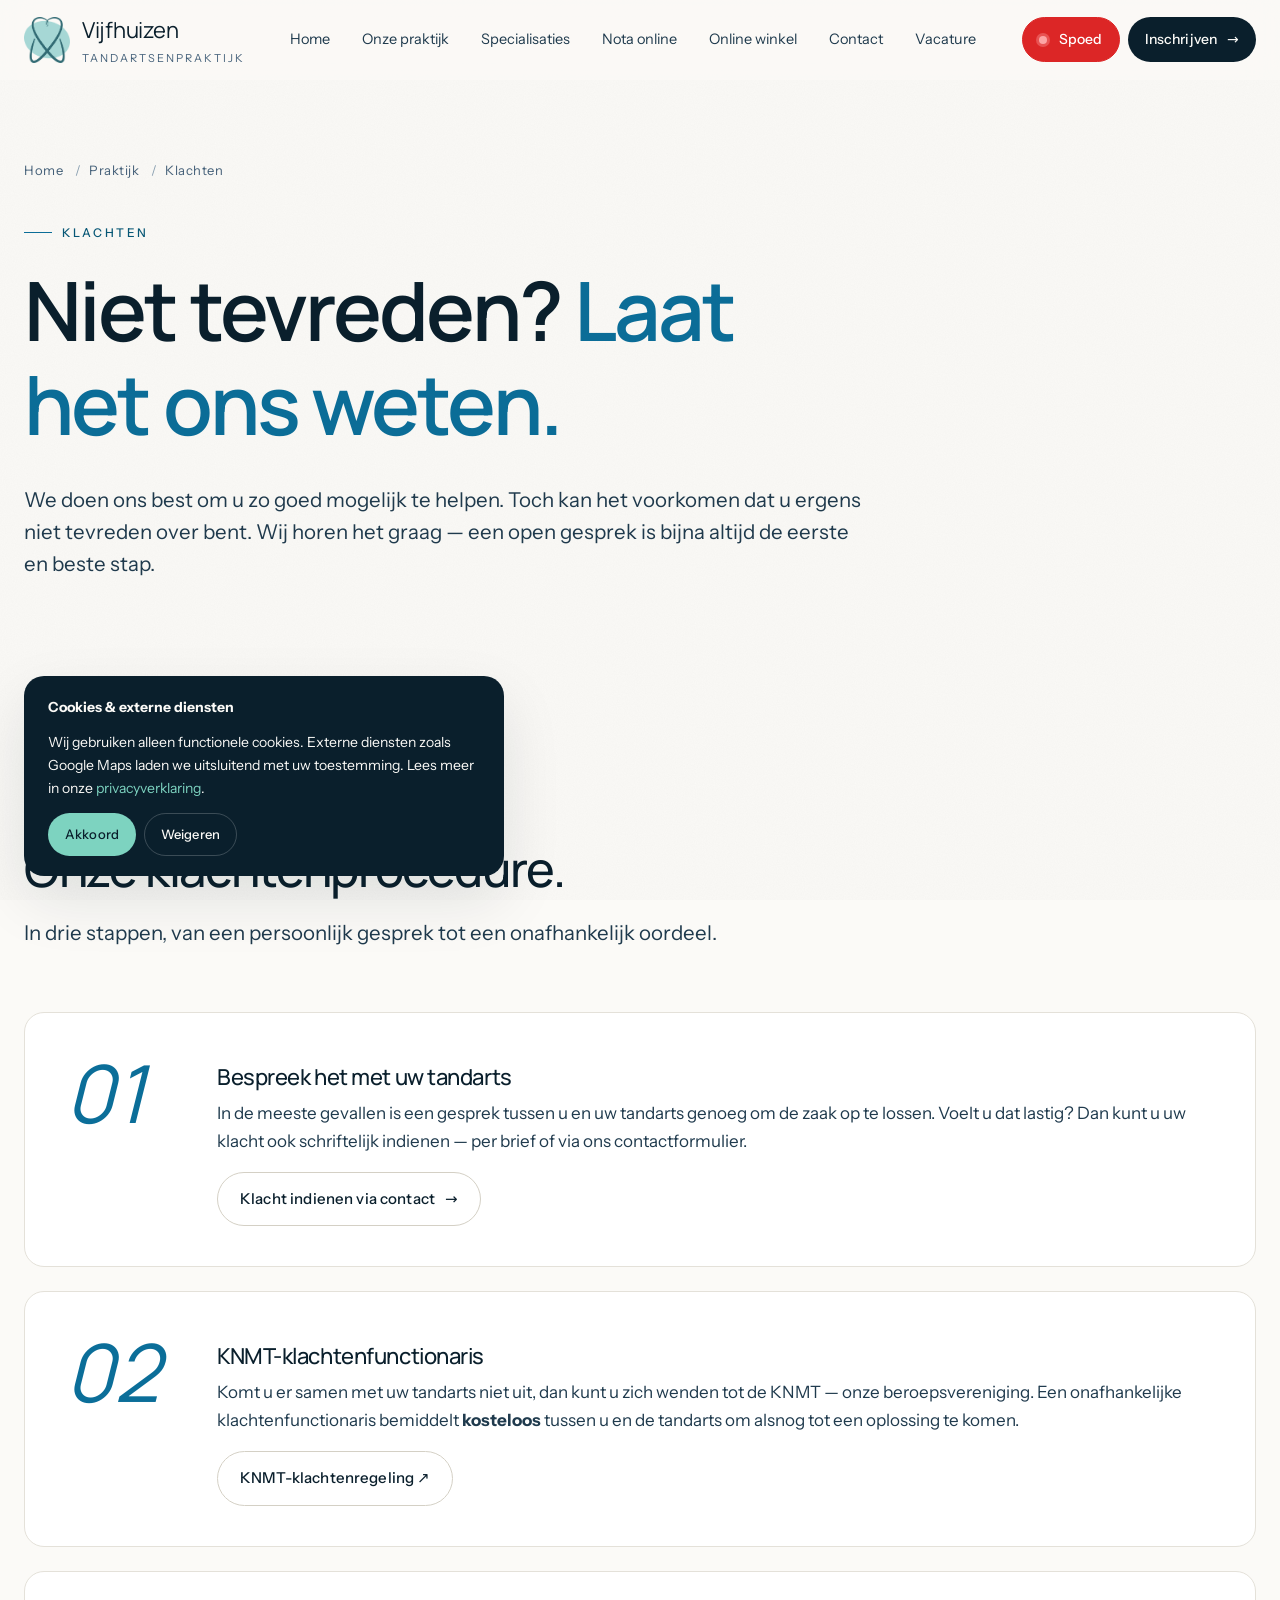
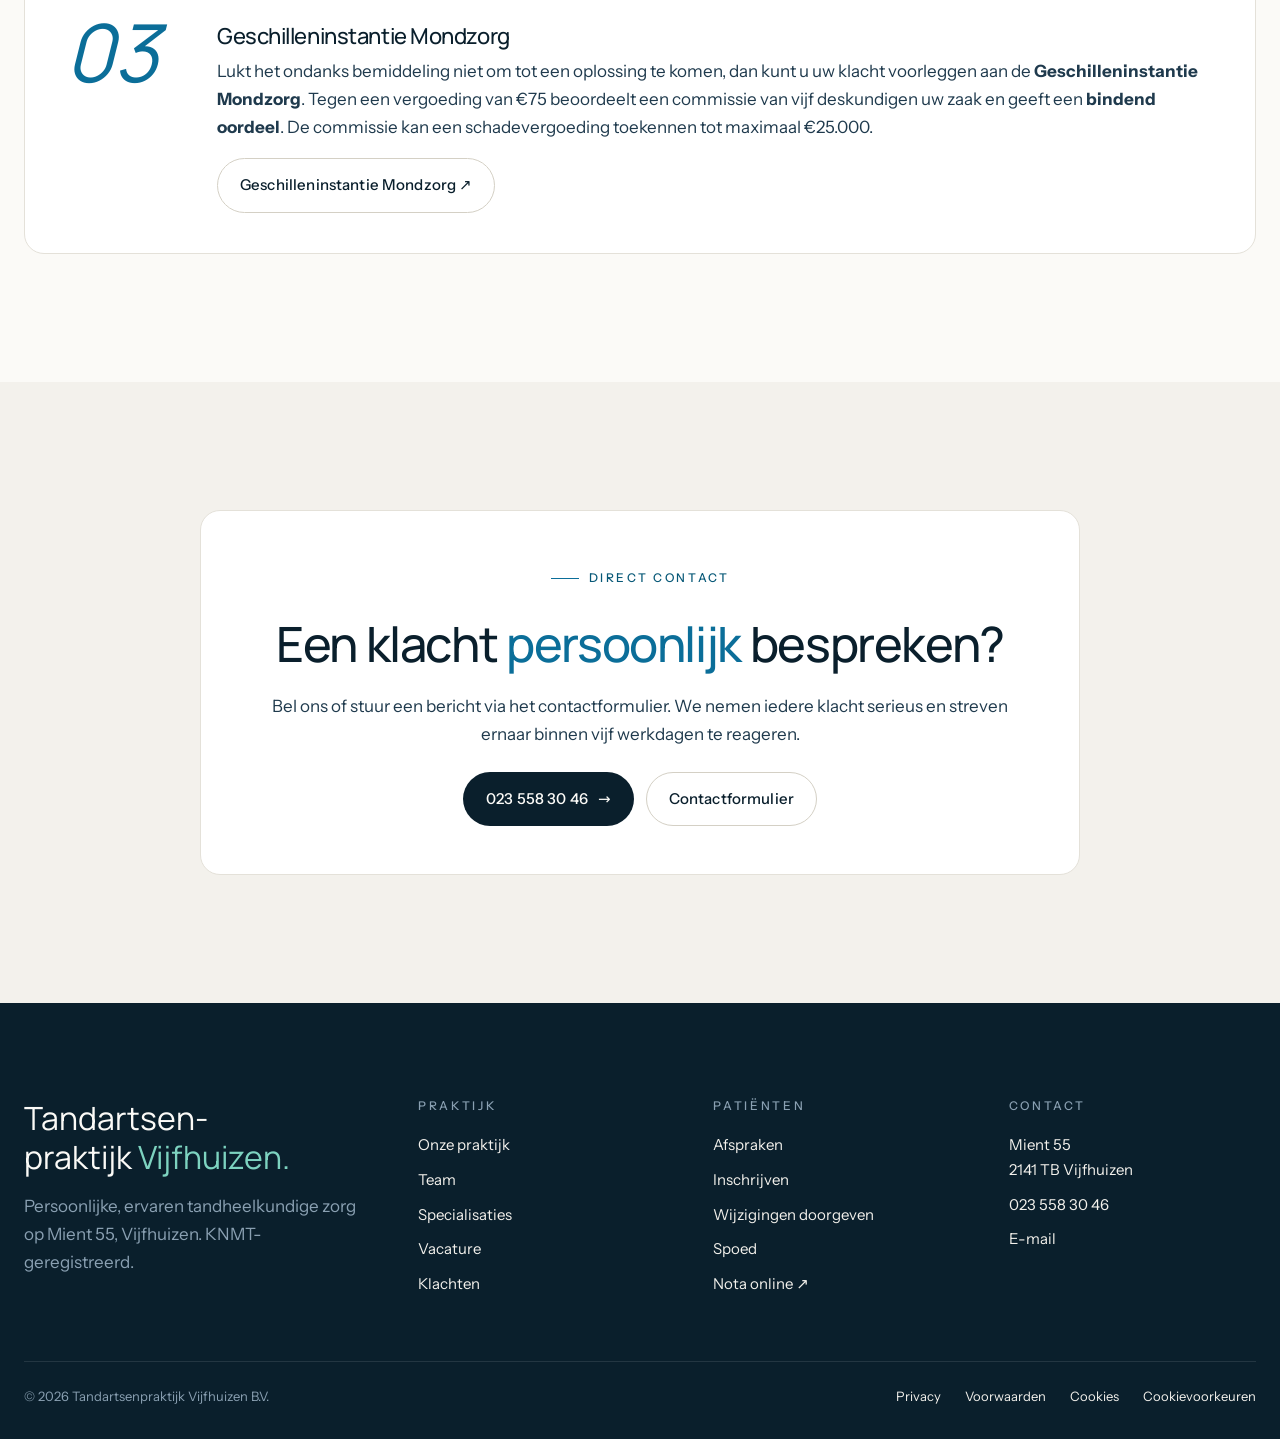
<file: klachten.html>
<!doctype html>
<html lang="nl">
<head>
<meta charset="utf-8" />
<meta name="viewport" content="width=device-width, initial-scale=1" />
<link rel="icon" type="image/png" href="assets/img/favicon.png" />
<title>Klachten | Tandartsenpraktijk Vijfhuizen</title>
<meta name="description" content="Klachtenprocedure van Tandartsenpraktijk Vijfhuizen — gesprek, KNMT-bemiddeling en geschilleninstantie." />
<link rel="canonical" href="https://tandartsenpraktijkvijfhuizen.com/klachten.html" />
<meta property="og:type" content="website" />
<meta property="og:site_name" content="Tandartsenpraktijk Vijfhuizen" />
<meta property="og:locale" content="nl_NL" />
<meta property="og:url" content="https://tandartsenpraktijkvijfhuizen.com/klachten.html" />
<meta property="og:title" content="Klachten | Tandartsenpraktijk Vijfhuizen" />
<meta property="og:description" content="Klachtenprocedure van Tandartsenpraktijk Vijfhuizen — gesprek, KNMT-bemiddeling en geschilleninstantie." />
<meta property="og:image" content="https://tandartsenpraktijkvijfhuizen.com/assets/img/logo-full.png" />
<meta name="twitter:card" content="summary_large_image" />
<meta name="twitter:title" content="Klachten | Tandartsenpraktijk Vijfhuizen" />
<meta name="twitter:description" content="Klachtenprocedure van Tandartsenpraktijk Vijfhuizen — gesprek, KNMT-bemiddeling en geschilleninstantie." />
<meta name="twitter:image" content="https://tandartsenpraktijkvijfhuizen.com/assets/img/logo-full.png" />
<link rel="stylesheet" href="assets/css/fonts.css" />
<link rel="stylesheet" href="assets/css/tokens.css" />
<link rel="stylesheet" href="assets/css/base.css" />
<link rel="stylesheet" href="assets/css/components.css" />
<link rel="stylesheet" href="assets/css/pages.css" />
</head>
<body>
<a class="skip-link" href="#main">Direct naar inhoud</a>

<header class="site-header">
  <div class="container">
    <a class="brand" href="index.html"><img class="brand-logo" src="assets/img/logo-mark.png" alt="Tandartsenpraktijk Vijfhuizen" /><span>Vijfhuizen<small>Tandartsenpraktijk</small></span></a>
    <nav class="nav" aria-label="Hoofdmenu"><a href="index.html">Home</a>
      <div class="nav-item"><a href="praktijk.html" class="nav-trigger">Onze praktijk</a><div class="dropdown"><a href="praktijk.html">Onze praktijk</a><a href="praktijk.html#missie">Missie &amp; visie</a><a href="team.html">Team</a><a href="afspraken.html">Afspraken</a><a href="klachten.html">Klachten</a></div></div>
      <a href="specialisaties.html">Specialisaties</a>
      <a href="https://www.infomedics.nl/" target="_blank" rel="noopener">Nota online</a>
      <a href="https://www.plein.nl/verzorging/mondverzorging/" target="_blank" rel="noopener">Online winkel</a>
      <div class="nav-item"><a href="contact.html" class="nav-trigger">Contact</a><div class="dropdown"><a href="contact.html">Contact</a><a href="spoed.html">Spoed</a><a href="inschrijven.html">Inschrijven</a><a href="wijzigingen.html">Wijzigingen doorgeven</a></div></div>
      <a href="vacature.html">Vacature</a>
    </nav>
    <div class="header-cta">
      <a class="btn btn-emerg" href="spoed.html">Spoed</a>
      <a class="btn btn-primary" href="inschrijven.html">Inschrijven <span class="arr">→</span></a>
      <button class="hamburger" aria-label="Menu" aria-expanded="false"><span></span><span></span><span></span></button>
    </div>
  </div>
</header>

<aside class="mobile-drawer" aria-label="Mobiel menu">
  <nav>
    <details><summary>Praktijk +</summary><a href="praktijk.html">Onze praktijk</a><a href="team.html">Team</a><a href="afspraken.html">Afspraken</a><a href="klachten.html">Klachten</a></details>
    <a href="specialisaties.html">Specialisaties</a>
    <a href="https://www.infomedics.nl/" target="_blank" rel="noopener">Nota online</a>
    <a href="https://www.plein.nl/verzorging/mondverzorging/" target="_blank" rel="noopener">Online winkel</a>
    <details><summary>Contact +</summary><a href="contact.html">Contact</a><a href="spoed.html">Spoed</a><a href="inschrijven.html">Inschrijven</a><a href="wijzigingen.html">Wijzigingen doorgeven</a></details>
    <a href="vacature.html">Vacature</a>
  </nav>
</aside>

<main id="main">

  <section class="page-hero">
    <div class="container">
      <div class="breadcrumb"><span><a href="index.html">Home</a></span><span><a href="praktijk.html">Praktijk</a></span><span>Klachten</span></div>
      <span class="eyebrow">Klachten</span>
      <h1 data-reveal="line">Niet tevreden? <em>Laat het ons weten.</em></h1>
      <p class="lead" data-reveal style="margin-top:24px;">We doen ons best om u zo goed mogelijk te helpen. Toch kan het voorkomen dat u ergens niet tevreden over bent. Wij horen het graag — een open gesprek is bijna altijd de eerste en beste stap.</p>
    </div>
  </section>

  <section class="section">
    <div class="container">
      <span class="eyebrow">Stap voor stap</span>
      <h2 data-reveal="line">Onze klachtenprocedure.</h2>
      <p class="lead" data-reveal style="margin-top:16px;">In drie stappen, van een persoonlijk gesprek tot een onafhankelijk oordeel.</p>

      <div style="margin-top:64px;display:grid;gap:24px;" data-stagger>

        <div class="card" style="padding:40px;display:grid;grid-template-columns:120px 1fr;gap:32px;align-items:start;">
          <div style="font-family:var(--font-display);font-style:italic;font-size:80px;line-height:1;color:var(--primary);">01</div>
          <div>
            <h3>Bespreek het met uw tandarts</h3>
            <p>In de meeste gevallen is een gesprek tussen u en uw tandarts genoeg om de zaak op te lossen. Voelt u dat lastig? Dan kunt u uw klacht ook schriftelijk indienen — per brief of via ons contactformulier.</p>
            <a class="btn btn-ghost" href="contact.html#klacht">Klacht indienen via contact <span class="arr">→</span></a>
          </div>
        </div>

        <div class="card" style="padding:40px;display:grid;grid-template-columns:120px 1fr;gap:32px;align-items:start;">
          <div style="font-family:var(--font-display);font-style:italic;font-size:80px;line-height:1;color:var(--primary);">02</div>
          <div>
            <h3>KNMT-klachtenfunctionaris</h3>
            <p>Komt u er samen met uw tandarts niet uit, dan kunt u zich wenden tot de KNMT — onze beroepsvereniging. Een onafhankelijke klachtenfunctionaris bemiddelt <strong>kosteloos</strong> tussen u en de tandarts om alsnog tot een oplossing te komen.</p>
            <a class="btn btn-ghost" href="https://www.knmt.nl/patienten/klacht-over-de-tandarts" target="_blank" rel="noopener">KNMT-klachtenregeling ↗</a>
          </div>
        </div>

        <div class="card" style="padding:40px;display:grid;grid-template-columns:120px 1fr;gap:32px;align-items:start;">
          <div style="font-family:var(--font-display);font-style:italic;font-size:80px;line-height:1;color:var(--primary);">03</div>
          <div>
            <h3>Geschilleninstantie Mondzorg</h3>
            <p>Lukt het ondanks bemiddeling niet om tot een oplossing te komen, dan kunt u uw klacht voorleggen aan de <strong>Geschilleninstantie Mondzorg</strong>. Tegen een vergoeding van €75 beoordeelt een commissie van vijf deskundigen uw zaak en geeft een <strong>bindend oordeel</strong>. De commissie kan een schadevergoeding toekennen tot maximaal €25.000.</p>
            <a class="btn btn-ghost" href="https://www.geschilleninstantiemondzorg.nl" target="_blank" rel="noopener">Geschilleninstantie Mondzorg ↗</a>
          </div>
        </div>

      </div>
    </div>
  </section>

  <section class="section" style="background:var(--paper-2);">
    <div class="container container-narrow">
      <div class="card" style="padding:48px;text-align:center;">
        <span class="eyebrow" style="justify-content:center;">Direct contact</span>
        <h2 style="margin-top:8px;">Een klacht <em>persoonlijk</em> bespreken?</h2>
        <p>Bel ons of stuur een bericht via het contactformulier. We nemen iedere klacht serieus en streven ernaar binnen vijf werkdagen te reageren.</p>
        <div style="display:flex;gap:12px;justify-content:center;flex-wrap:wrap;margin-top:24px;">
          <a class="btn btn-primary" href="tel:0235583046">023 558 30 46 <span class="arr">→</span></a>
          <a class="btn btn-ghost" href="contact.html#klacht">Contactformulier</a>
        </div>
      </div>
    </div>
  </section>

</main>

<footer class="site-footer">
  <div class="container">
    <div class="footer-grid">
      <div><div class="footer-brand">Tandartsen-<br/>praktijk <em>Vijfhuizen.</em></div><p style="color:var(--ink-300);max-width:36ch;">Persoonlijke, ervaren tandheelkundige zorg op Mient 55, Vijfhuizen. KNMT-geregistreerd.</p></div>
      <div><h4>Praktijk</h4><ul><li><a href="praktijk.html">Onze praktijk</a></li><li><a href="team.html">Team</a></li><li><a href="specialisaties.html">Specialisaties</a></li><li><a href="vacature.html">Vacature</a></li><li><a href="klachten.html">Klachten</a></li></ul></div>
      <div><h4>Patiënten</h4><ul><li><a href="afspraken.html">Afspraken</a></li><li><a href="inschrijven.html">Inschrijven</a></li><li><a href="wijzigingen.html">Wijzigingen doorgeven</a></li><li><a href="spoed.html">Spoed</a></li><li><a href="https://www.infomedics.nl/" target="_blank" rel="noopener">Nota online ↗</a></li></ul></div>
      <div><h4>Contact</h4><ul><li>Mient 55<br/>2141 TB Vijfhuizen</li><li><a href="tel:0235583046">023 558 30 46</a></li><li><a href="mailto:tandartsenpraktijkvijfhuizen@gmail.com">E-mail</a></li></ul></div>
    </div>
    <div class="footer-bottom"><span>© <span id="yr"></span> Tandartsenpraktijk Vijfhuizen B.V.</span><div class="links"><a href="privacy.html">Privacy</a><a href="privacy.html#voorwaarden">Voorwaarden</a><a href="privacy.html#cookies">Cookies</a><a href="#" data-cookie-settings>Cookievoorkeuren</a></div></div>
  </div>
</footer>

<div class="cookie-banner">
  <strong>Cookies &amp; externe diensten</strong>
  <p style="margin:0;">Wij gebruiken alleen functionele cookies. Externe diensten zoals Google Maps laden we uitsluitend met uw toestemming. Lees meer in onze <a href="privacy.html#cookies" style="color:var(--mint);">privacyverklaring</a>.</p>
  <div class="actions">
    <button class="btn btn-mint" data-cookie="accept">Akkoord</button>
    <button class="btn btn-ghost" style="color:var(--paper);border-color:rgba(255,255,255,.2);" data-cookie="decline">Weigeren</button>
  </div>
</div>

<button class="to-top" aria-label="Terug naar boven"><svg width="18" height="18" viewBox="0 0 24 24" fill="none" stroke="currentColor" stroke-width="2"><path d="M12 19V5M5 12l7-7 7 7"/></svg></button>

<script>document.getElementById('yr').textContent = new Date().getFullYear();</script>
<script src="assets/js/consent.js"></script>
</body>
</html>
</file>
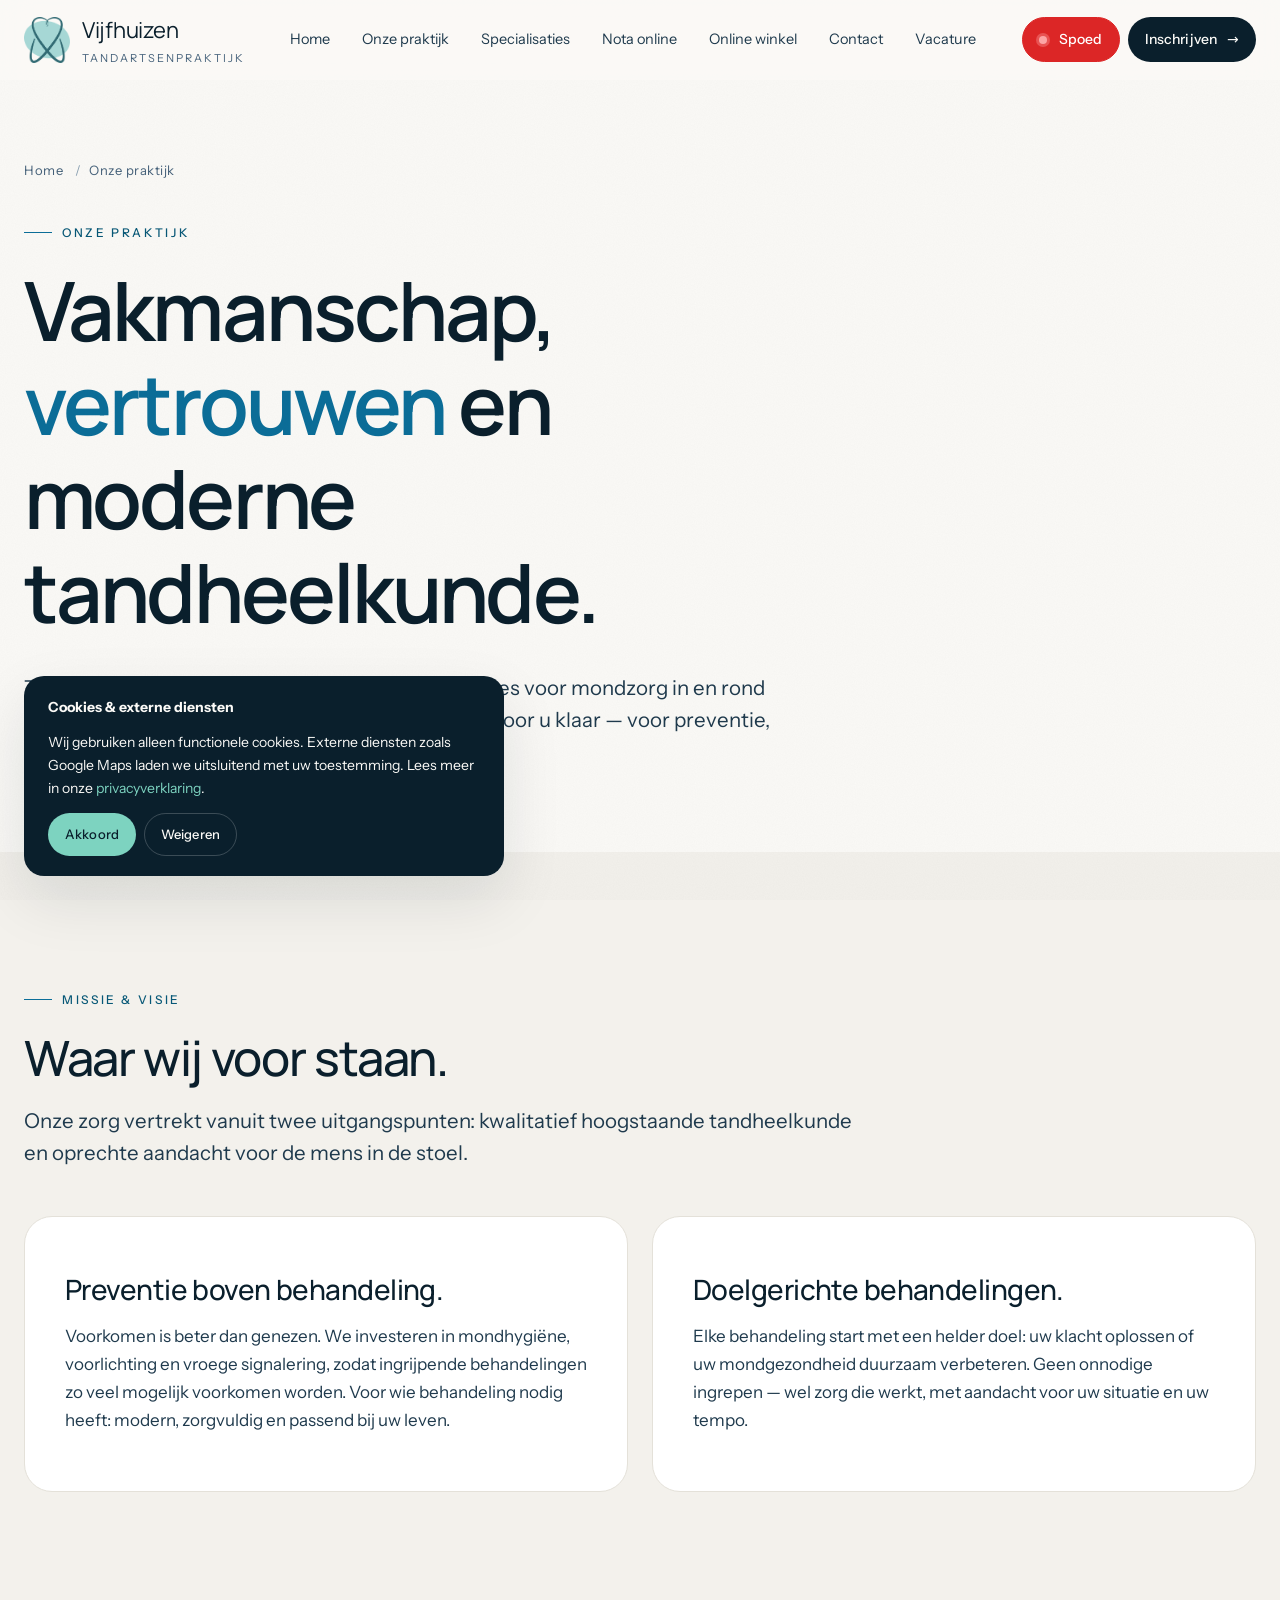
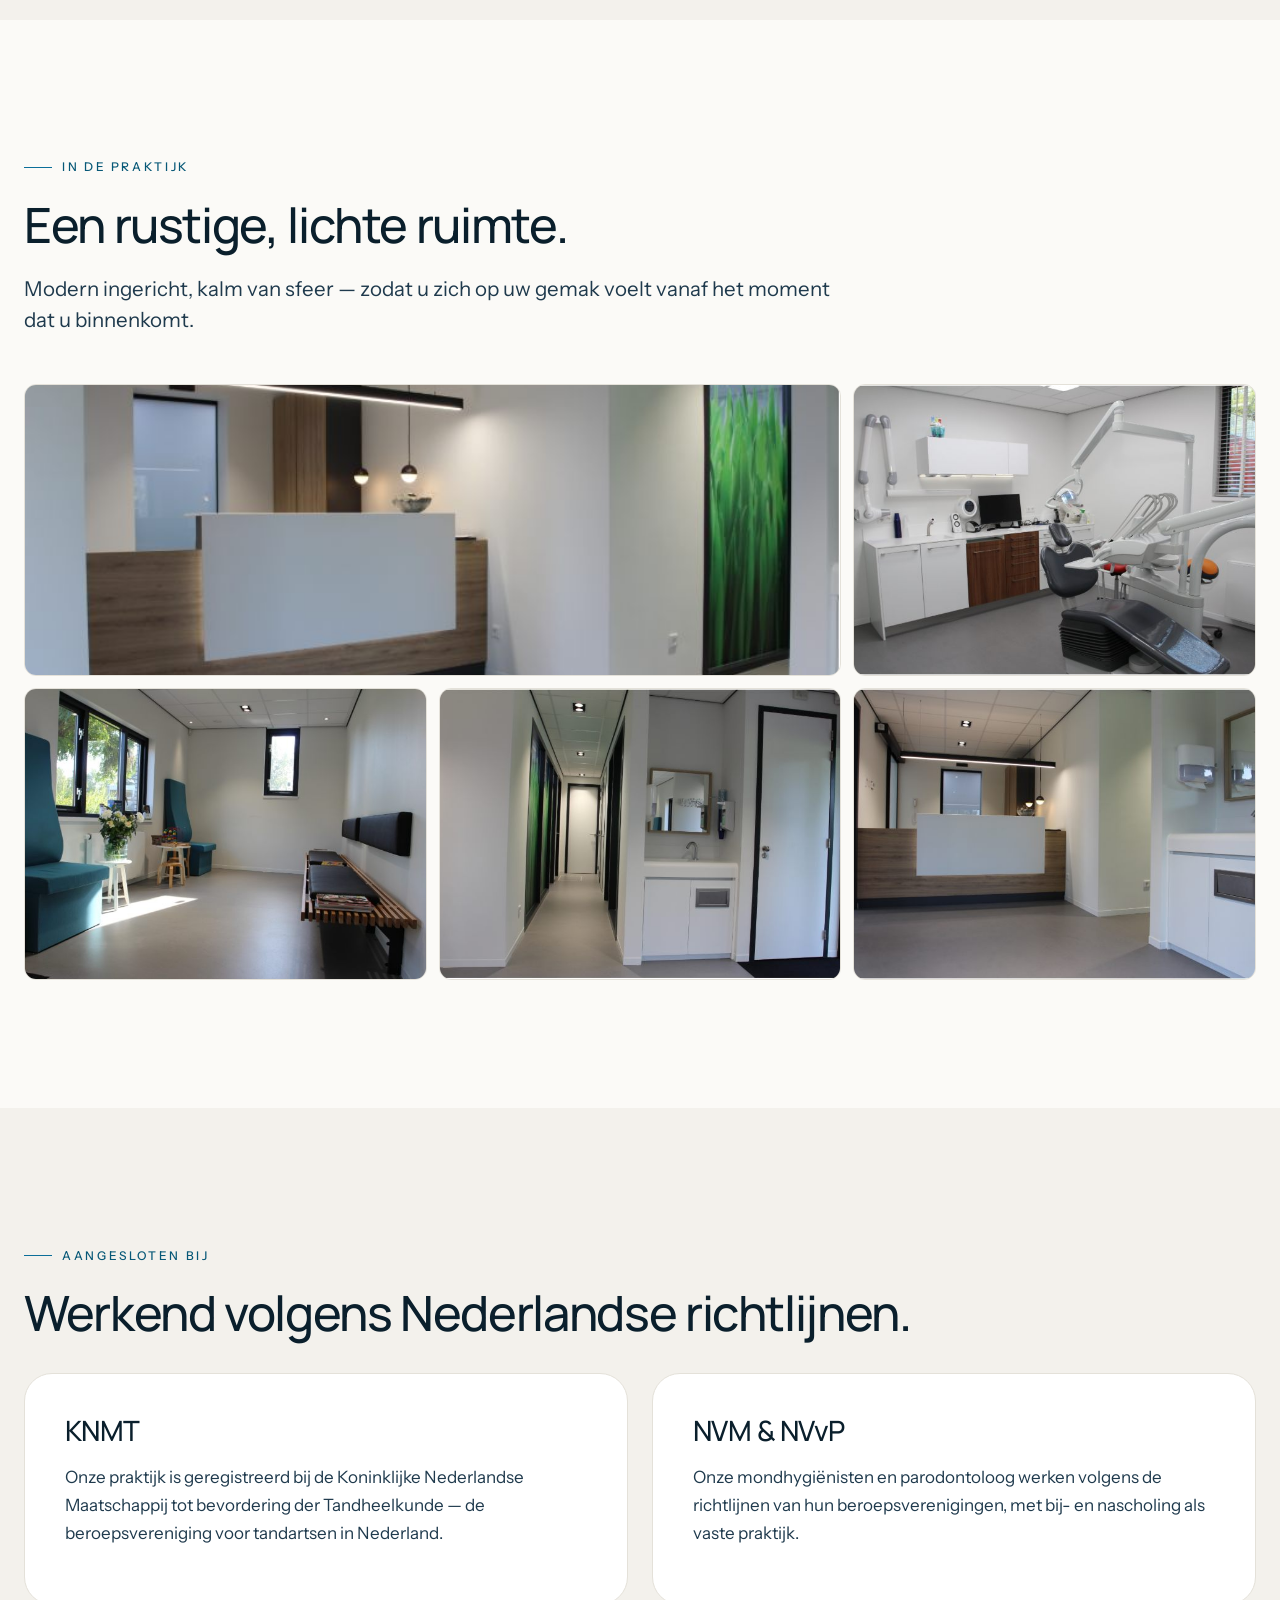
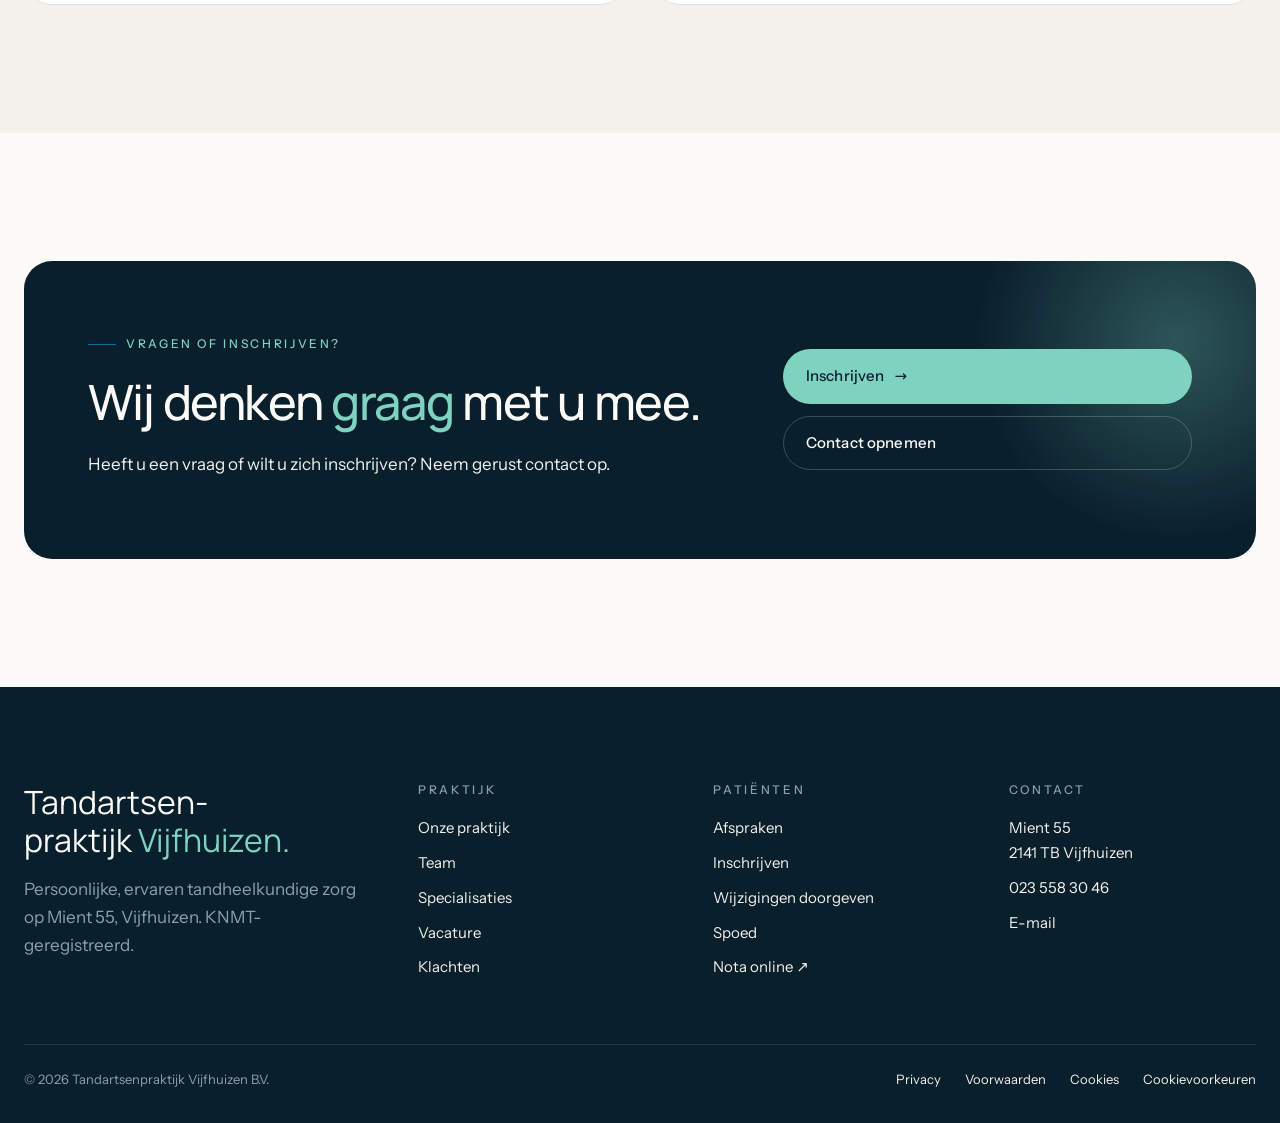
<file: praktijk.html>
<!doctype html>
<html lang="nl">
<head>
<meta charset="utf-8" />
<meta name="viewport" content="width=device-width, initial-scale=1" />
<link rel="icon" type="image/png" href="assets/img/favicon.png" />
<title>Onze praktijk | Tandartsenpraktijk Vijfhuizen</title>
<meta name="description" content="Maak kennis met Tandartsenpraktijk Vijfhuizen — onze praktijk, missie en visie." />
<link rel="canonical" href="https://tandartsenpraktijkvijfhuizen.com/praktijk.html" />
<meta property="og:type" content="website" />
<meta property="og:site_name" content="Tandartsenpraktijk Vijfhuizen" />
<meta property="og:locale" content="nl_NL" />
<meta property="og:url" content="https://tandartsenpraktijkvijfhuizen.com/praktijk.html" />
<meta property="og:title" content="Onze praktijk | Tandartsenpraktijk Vijfhuizen" />
<meta property="og:description" content="Maak kennis met Tandartsenpraktijk Vijfhuizen — onze praktijk, missie en visie." />
<meta property="og:image" content="https://tandartsenpraktijkvijfhuizen.com/assets/img/logo-full.png" />
<meta name="twitter:card" content="summary_large_image" />
<meta name="twitter:title" content="Onze praktijk | Tandartsenpraktijk Vijfhuizen" />
<meta name="twitter:description" content="Maak kennis met Tandartsenpraktijk Vijfhuizen — onze praktijk, missie en visie." />
<meta name="twitter:image" content="https://tandartsenpraktijkvijfhuizen.com/assets/img/logo-full.png" />
<link rel="stylesheet" href="assets/css/fonts.css" />
<link rel="stylesheet" href="assets/css/tokens.css" />
<link rel="stylesheet" href="assets/css/base.css" />
<link rel="stylesheet" href="assets/css/components.css" />
<link rel="stylesheet" href="assets/css/pages.css" />
</head>
<body>
<a class="skip-link" href="#main">Direct naar inhoud</a>

<header class="site-header">
  <div class="container">
    <a class="brand" href="index.html"><img class="brand-logo" src="assets/img/logo-mark.png" alt="Tandartsenpraktijk Vijfhuizen" /><span>Vijfhuizen<small>Tandartsenpraktijk</small></span></a>
    <nav class="nav" aria-label="Hoofdmenu"><a href="index.html">Home</a>
      <div class="nav-item">
        <a href="praktijk.html" class="nav-trigger" aria-haspopup="true">Onze praktijk</a>
        <div class="dropdown" role="menu">
          <a href="praktijk.html">Onze praktijk</a>
          <a href="praktijk.html#missie">Missie &amp; visie</a>
          <a href="team.html">Team</a>
          <a href="afspraken.html">Afspraken</a>
          <a href="klachten.html">Klachten</a>
        </div>
      </div>
      <a href="specialisaties.html">Specialisaties</a>
      <a href="https://www.infomedics.nl/" target="_blank" rel="noopener">Nota online</a>
      <a href="https://www.plein.nl/verzorging/mondverzorging/" target="_blank" rel="noopener">Online winkel</a>
      <div class="nav-item">
        <a href="contact.html" class="nav-trigger" aria-haspopup="true">Contact</a>
        <div class="dropdown" role="menu">
          <a href="contact.html">Contact</a>
          <a href="spoed.html">Spoed</a>
          <a href="inschrijven.html">Inschrijven</a>
          <a href="wijzigingen.html">Wijzigingen doorgeven</a>
        </div>
      </div>
      <a href="vacature.html">Vacature</a>
    </nav>
    <div class="header-cta">
      <a class="btn btn-emerg" href="spoed.html">Spoed</a>
      <a class="btn btn-primary" href="inschrijven.html">Inschrijven <span class="arr">→</span></a>
      <button class="hamburger" aria-label="Menu openen" aria-expanded="false"><span></span><span></span><span></span></button>
    </div>
  </div>
</header>

<aside class="mobile-drawer" aria-label="Mobiel menu">
  <nav>
    <details><summary>Praktijk <span aria-hidden="true">+</span></summary>
      <a href="praktijk.html">Onze praktijk</a>
      <a href="team.html">Team</a>
      <a href="afspraken.html">Afspraken</a>
      <a href="klachten.html">Klachten</a>
    </details>
    <a href="specialisaties.html">Specialisaties</a>
    <a href="https://www.infomedics.nl/" target="_blank" rel="noopener">Nota online</a>
    <a href="https://www.plein.nl/verzorging/mondverzorging/" target="_blank" rel="noopener">Online winkel</a>
    <details><summary>Contact <span aria-hidden="true">+</span></summary>
      <a href="contact.html">Contact</a>
      <a href="spoed.html">Spoed</a>
      <a href="inschrijven.html">Inschrijven</a>
      <a href="wijzigingen.html">Wijzigingen</a>
    </details>
    <a href="vacature.html">Vacature</a>
  </nav>
</aside>

<main id="main">

  <section class="page-hero">
    <div class="container">
      <div class="breadcrumb"><span><a href="index.html">Home</a></span><span>Onze praktijk</span></div>
      <span class="eyebrow">Onze praktijk</span>
      <h1 data-reveal="line">Vakmanschap, <em>vertrouwen</em> en moderne tandheelkunde.</h1>
      <p class="lead" data-reveal style="margin-top:24px;">Tandartsenpraktijk Vijfhuizen is een vertrouwd adres voor mondzorg in en rond Vijfhuizen. Een team van negen specialisten staat voor u klaar — voor preventie, behandeling en alles daartussenin.</p>
    </div>
  </section>

  <section id="missie" class="section" style="background:var(--paper-2);">
    <div class="container">
      <span class="eyebrow">Missie &amp; visie</span>
      <h2 data-reveal="line">Waar wij voor staan.</h2>
      <p class="lead" data-reveal style="margin-top:16px;">Onze zorg vertrekt vanuit twee uitgangspunten: kwalitatief hoogstaande tandheelkunde en oprechte aandacht voor de mens in de stoel.</p>

      <div class="mv-grid" data-stagger>
        <div class="mv-card">
          <h3 style="margin-top:16px;">Preventie boven behandeling.</h3>
          <p>Voorkomen is beter dan genezen. We investeren in mondhygiëne, voorlichting en vroege signalering, zodat ingrijpende behandelingen zo veel mogelijk voorkomen worden. Voor wie behandeling nodig heeft: modern, zorgvuldig en passend bij uw leven.</p>
        </div>
        <div class="mv-card">
          <h3 style="margin-top:16px;">Doelgerichte behandelingen.</h3>
          <p>Elke behandeling start met een helder doel: uw klacht oplossen of uw mondgezondheid duurzaam verbeteren. Geen onnodige ingrepen — wel zorg die werkt, met aandacht voor uw situatie en uw tempo.</p>
        </div>
      </div>
    </div>
  </section>

  <section class="section">
    <div class="container">
      <span class="eyebrow">In de praktijk</span>
      <h2 data-reveal="line">Een rustige, lichte ruimte.</h2>
      <p class="lead" data-reveal style="margin-top:16px;">Modern ingericht, kalm van sfeer — zodat u zich op uw gemak voelt vanaf het moment dat u binnenkomt.</p>
      <div class="gallery" data-stagger aria-label="Foto's van de praktijk">
        <div class="tile t1"><img src="assets/img/praktijk/balie-breed.jpg" alt="Onze balie en ontvangstruimte" loading="lazy" /></div>
        <div class="tile t2"><img src="assets/img/praktijk/behandelkamer.jpg" alt="Een van onze behandelkamers" loading="lazy" /></div>
        <div class="tile t3"><img src="assets/img/praktijk/wachtkamer.jpg" alt="De wachtruimte" loading="lazy" /></div>
        <div class="tile t4"><img src="assets/img/praktijk/gang.jpg" alt="De gang naar de behandelkamers" loading="lazy" /></div>
        <div class="tile t5"><img src="assets/img/praktijk/balie.jpg" alt="De receptiebalie" loading="lazy" /></div>
      </div>
    </div>
  </section>

  <section class="section" style="background:var(--paper-2);">
    <div class="container">
      <span class="eyebrow">Aangesloten bij</span>
      <h2 data-reveal="line">Werkend volgens Nederlandse richtlijnen.</h2>
      <div class="mv-grid" style="margin-top:32px;">
        <div class="mv-card">
          <h3>KNMT</h3>
          <p>Onze praktijk is geregistreerd bij de Koninklijke Nederlandse Maatschappij tot bevordering der Tandheelkunde — de beroepsvereniging voor tandartsen in Nederland.</p>
        </div>
        <div class="mv-card">
          <h3>NVM &amp; NVvP</h3>
          <p>Onze mondhygiënisten en parodontoloog werken volgens de richtlijnen van hun beroepsverenigingen, met bij- en nascholing als vaste praktijk.</p>
        </div>
      </div>
    </div>
  </section>

  <section class="section">
    <div class="container">
      <div class="cta-band" data-reveal>
        <div>
          <span class="eyebrow" style="color:var(--mint);">Vragen of inschrijven?</span>
          <h2>Wij denken <em>graag</em> met u mee.</h2>
          <p>Heeft u een vraag of wilt u zich inschrijven? Neem gerust contact op.</p>
        </div>
        <div class="actions">
          <a class="btn btn-mint" href="inschrijven.html">Inschrijven <span class="arr">→</span></a>
          <a class="btn btn-ghost" style="color:var(--paper);border-color:rgba(255,255,255,.2);" href="contact.html">Contact opnemen</a>
        </div>
      </div>
    </div>
  </section>

</main>

<footer class="site-footer">
  <div class="container">
    <div class="footer-grid">
      <div>
        <div class="footer-brand">Tandartsen-<br/>praktijk <em>Vijfhuizen.</em></div>
        <p style="color:var(--ink-300);max-width:36ch;">Persoonlijke, ervaren tandheelkundige zorg op Mient 55, Vijfhuizen. KNMT-geregistreerd.</p>
      </div>
      <div>
        <h4>Praktijk</h4>
        <ul>
          <li><a href="praktijk.html">Onze praktijk</a></li>
          <li><a href="team.html">Team</a></li>
          <li><a href="specialisaties.html">Specialisaties</a></li>
          <li><a href="vacature.html">Vacature</a></li>
          <li><a href="klachten.html">Klachten</a></li>
        </ul>
      </div>
      <div>
        <h4>Patiënten</h4>
        <ul>
          <li><a href="afspraken.html">Afspraken</a></li>
          <li><a href="inschrijven.html">Inschrijven</a></li>
          <li><a href="wijzigingen.html">Wijzigingen doorgeven</a></li>
          <li><a href="spoed.html">Spoed</a></li>
          <li><a href="https://www.infomedics.nl/" target="_blank" rel="noopener">Nota online ↗</a></li>
        </ul>
      </div>
      <div>
        <h4>Contact</h4>
        <ul>
          <li>Mient 55<br/>2141 TB Vijfhuizen</li>
          <li><a href="tel:0235583046">023 558 30 46</a></li>
          <li><a href="mailto:tandartsenpraktijkvijfhuizen@gmail.com">E-mail</a></li>
        </ul>
      </div>
    </div>
    <div class="footer-bottom">
      <span>© <span id="yr"></span> Tandartsenpraktijk Vijfhuizen B.V.</span>
      <div class="links">
        <a href="privacy.html">Privacy</a>
        <a href="privacy.html#voorwaarden">Voorwaarden</a>
        <a href="privacy.html#cookies">Cookies</a><a href="#" data-cookie-settings>Cookievoorkeuren</a>
      </div>
    </div>
  </div>
</footer>

<div class="cookie-banner">
  <strong>Cookies &amp; externe diensten</strong>
  <p style="margin:0;">Wij gebruiken alleen functionele cookies. Externe diensten zoals Google Maps laden we uitsluitend met uw toestemming. Lees meer in onze <a href="privacy.html#cookies" style="color:var(--mint);">privacyverklaring</a>.</p>
  <div class="actions">
    <button class="btn btn-mint" data-cookie="accept">Akkoord</button>
    <button class="btn btn-ghost" style="color:var(--paper);border-color:rgba(255,255,255,.2);" data-cookie="decline">Weigeren</button>
  </div>
</div>

<button class="to-top" aria-label="Terug naar boven">
  <svg width="18" height="18" viewBox="0 0 24 24" fill="none" stroke="currentColor" stroke-width="2"><path d="M12 19V5M5 12l7-7 7 7"/></svg>
</button>

<script>document.getElementById('yr').textContent = new Date().getFullYear();</script>
<script src="assets/js/consent.js"></script>
</body>
</html>
</file>
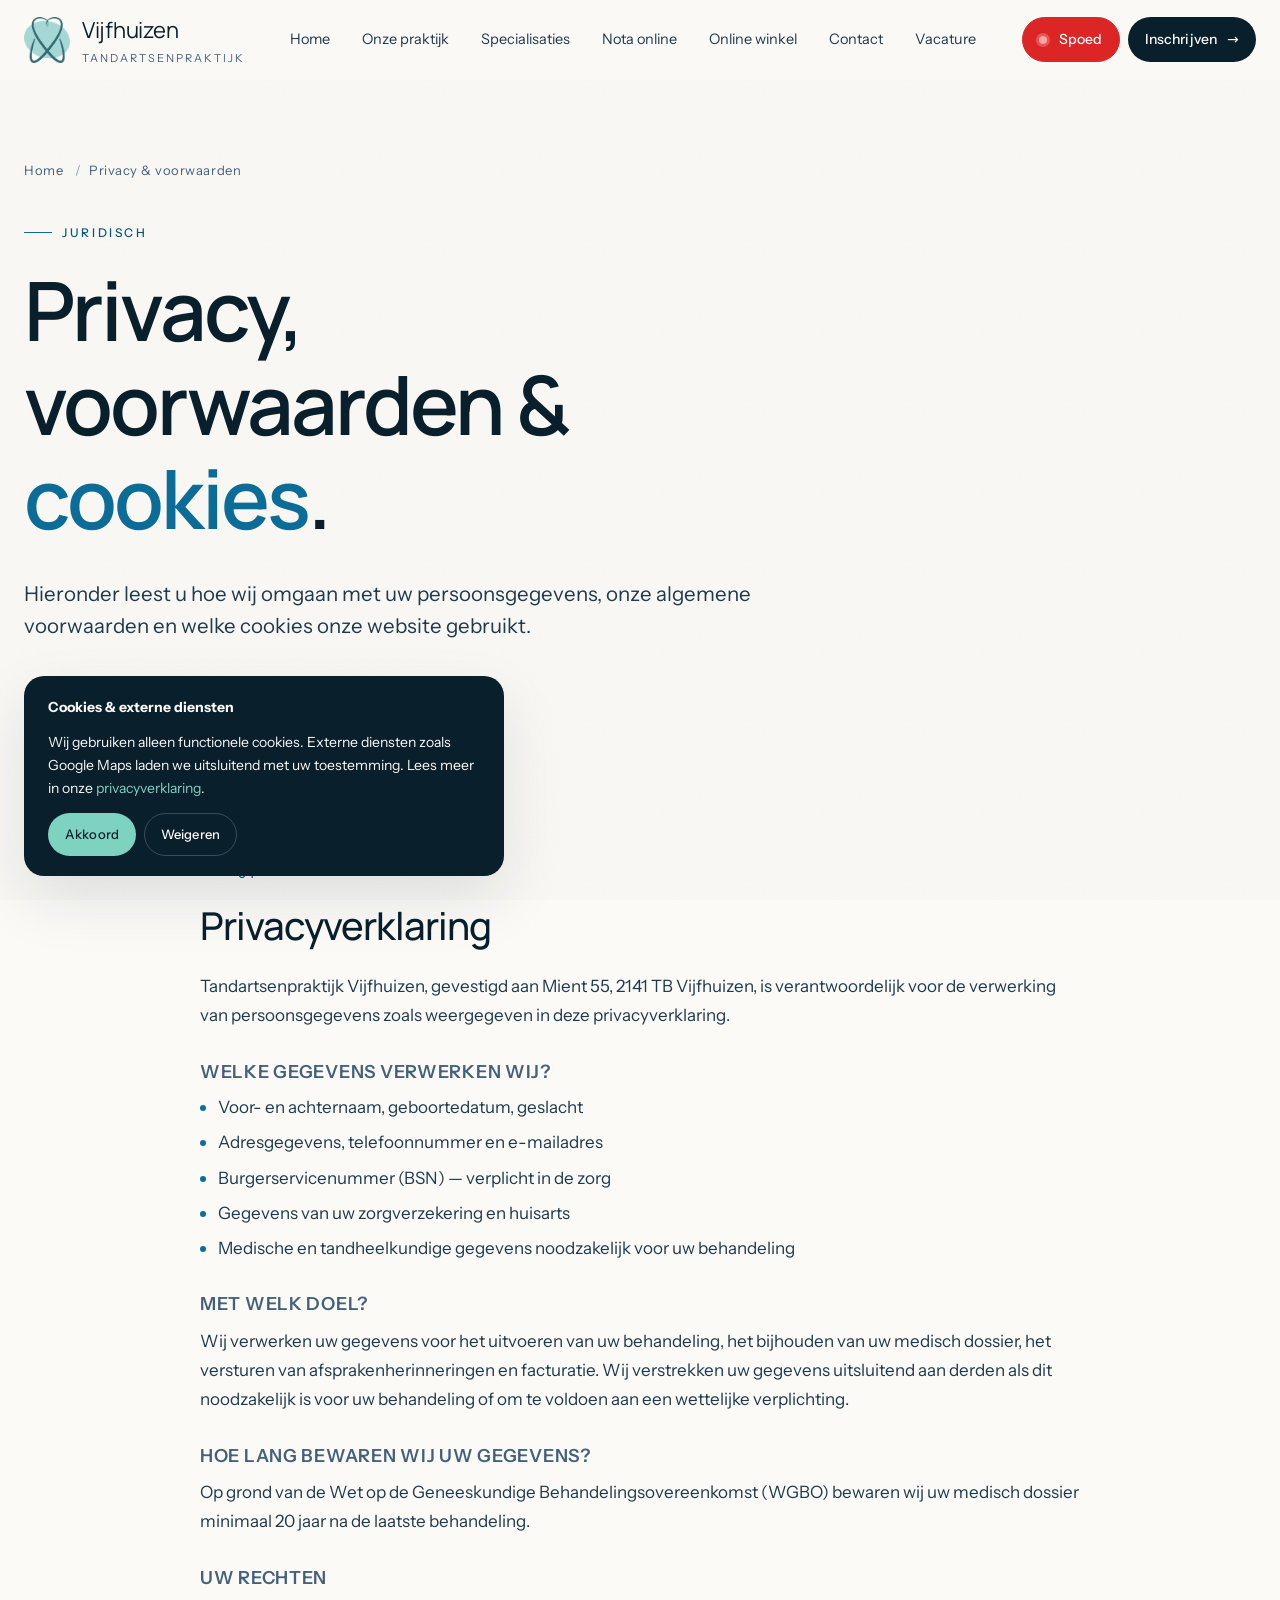
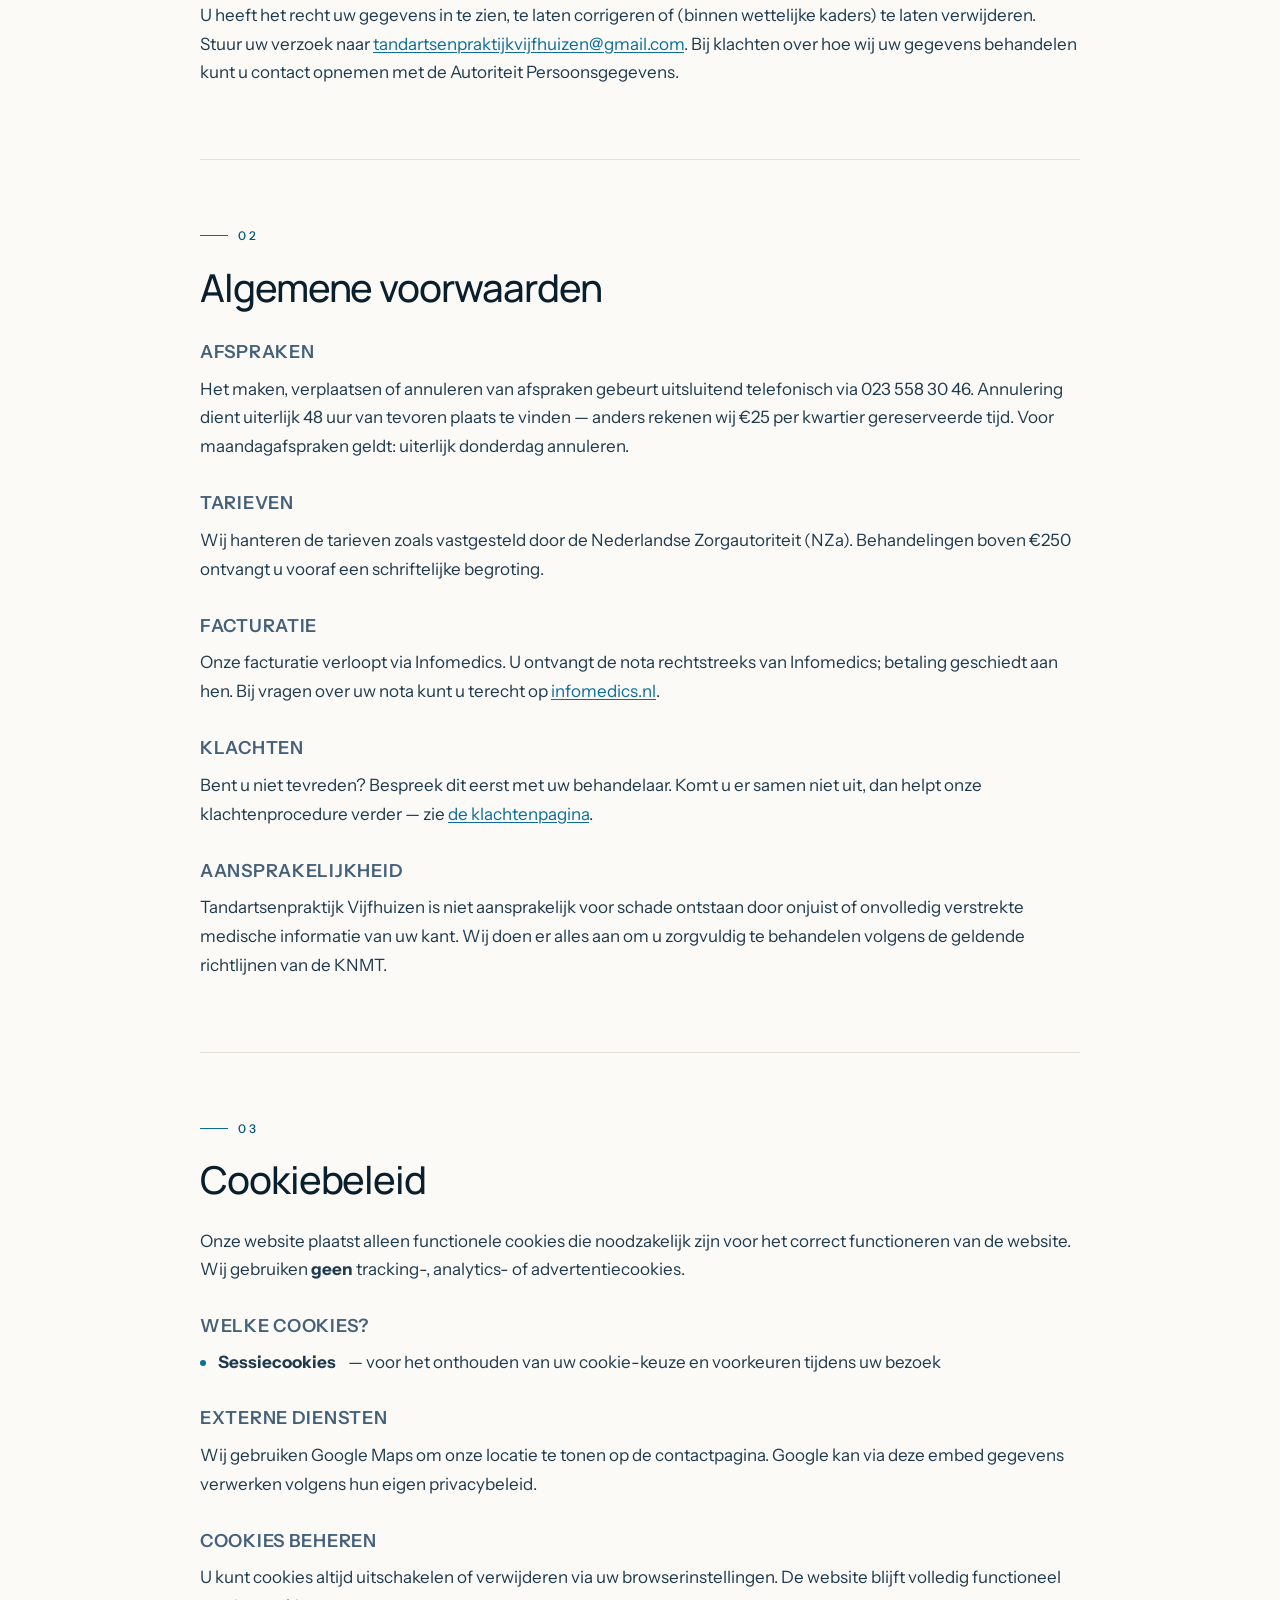
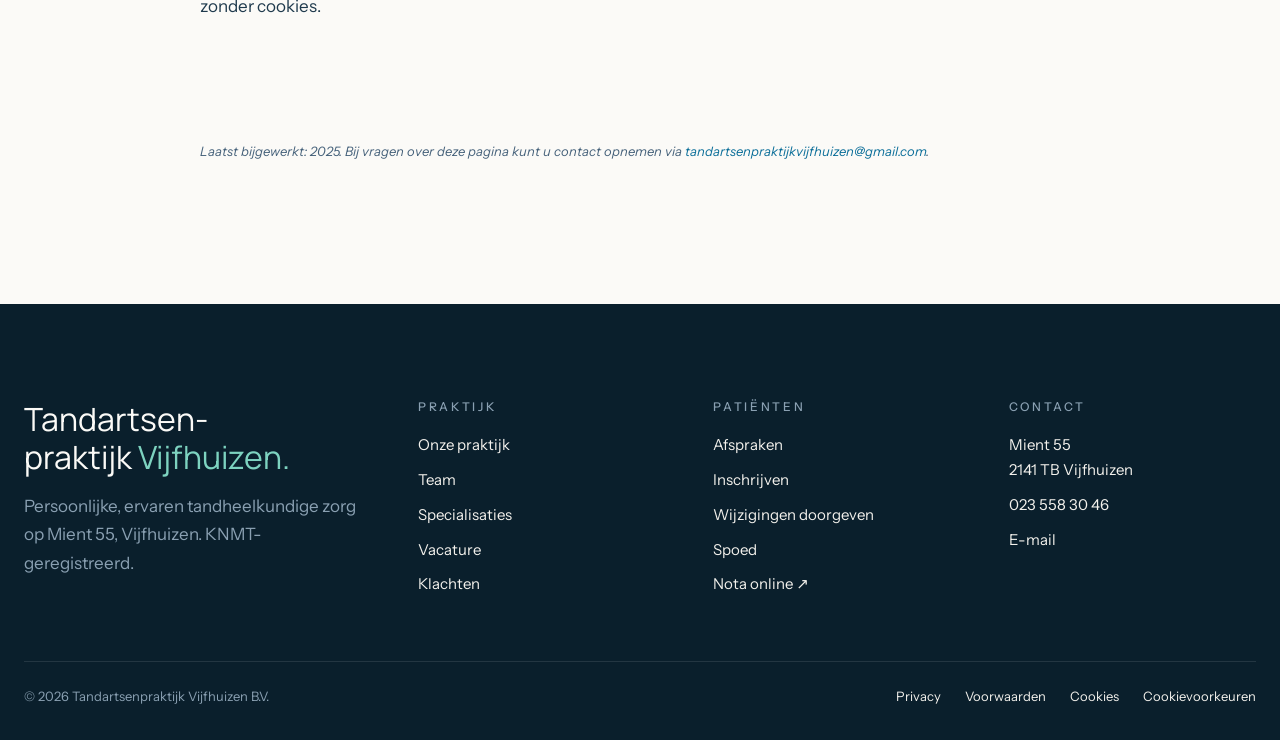
<file: privacy.html>
<!doctype html>
<html lang="nl">
<head>
<meta charset="utf-8" />
<meta name="viewport" content="width=device-width, initial-scale=1" />
<link rel="icon" type="image/png" href="assets/img/favicon.png" />
<title>Privacy &amp; voorwaarden | Tandartsenpraktijk Vijfhuizen</title>
<meta name="description" content="Privacyverklaring, algemene voorwaarden en cookiebeleid van Tandartsenpraktijk Vijfhuizen." />
<link rel="canonical" href="https://tandartsenpraktijkvijfhuizen.com/privacy.html" />
<meta property="og:type" content="website" />
<meta property="og:site_name" content="Tandartsenpraktijk Vijfhuizen" />
<meta property="og:locale" content="nl_NL" />
<meta property="og:url" content="https://tandartsenpraktijkvijfhuizen.com/privacy.html" />
<meta property="og:title" content="Privacy &amp; voorwaarden | Tandartsenpraktijk Vijfhuizen" />
<meta property="og:description" content="Privacyverklaring, algemene voorwaarden en cookiebeleid van Tandartsenpraktijk Vijfhuizen." />
<meta property="og:image" content="https://tandartsenpraktijkvijfhuizen.com/assets/img/logo-full.png" />
<meta name="twitter:card" content="summary_large_image" />
<meta name="twitter:title" content="Privacy &amp; voorwaarden | Tandartsenpraktijk Vijfhuizen" />
<meta name="twitter:description" content="Privacyverklaring, algemene voorwaarden en cookiebeleid van Tandartsenpraktijk Vijfhuizen." />
<meta name="twitter:image" content="https://tandartsenpraktijkvijfhuizen.com/assets/img/logo-full.png" />
<link rel="stylesheet" href="assets/css/fonts.css" />
<link rel="stylesheet" href="assets/css/tokens.css" />
<link rel="stylesheet" href="assets/css/base.css" />
<link rel="stylesheet" href="assets/css/components.css" />
<link rel="stylesheet" href="assets/css/pages.css" />
</head>
<body>
<a class="skip-link" href="#main">Direct naar inhoud</a>

<header class="site-header">
  <div class="container">
    <a class="brand" href="index.html"><img class="brand-logo" src="assets/img/logo-mark.png" alt="Tandartsenpraktijk Vijfhuizen" /><span>Vijfhuizen<small>Tandartsenpraktijk</small></span></a>
    <nav class="nav" aria-label="Hoofdmenu"><a href="index.html">Home</a>
      <div class="nav-item"><a href="praktijk.html" class="nav-trigger">Onze praktijk</a><div class="dropdown"><a href="praktijk.html">Onze praktijk</a><a href="praktijk.html#missie">Missie &amp; visie</a><a href="team.html">Team</a><a href="afspraken.html">Afspraken</a><a href="klachten.html">Klachten</a></div></div>
      <a href="specialisaties.html">Specialisaties</a>
      <a href="https://www.infomedics.nl/" target="_blank" rel="noopener">Nota online</a>
      <a href="https://www.plein.nl/verzorging/mondverzorging/" target="_blank" rel="noopener">Online winkel</a>
      <div class="nav-item"><a href="contact.html" class="nav-trigger">Contact</a><div class="dropdown"><a href="contact.html">Contact</a><a href="spoed.html">Spoed</a><a href="inschrijven.html">Inschrijven</a><a href="wijzigingen.html">Wijzigingen doorgeven</a></div></div>
      <a href="vacature.html">Vacature</a>
    </nav>
    <div class="header-cta">
      <a class="btn btn-emerg" href="spoed.html">Spoed</a>
      <a class="btn btn-primary" href="inschrijven.html">Inschrijven <span class="arr">→</span></a>
      <button class="hamburger" aria-label="Menu" aria-expanded="false"><span></span><span></span><span></span></button>
    </div>
  </div>
</header>

<aside class="mobile-drawer" aria-label="Mobiel menu">
  <nav>
    <details><summary>Praktijk +</summary><a href="praktijk.html">Onze praktijk</a><a href="team.html">Team</a><a href="afspraken.html">Afspraken</a><a href="klachten.html">Klachten</a></details>
    <a href="specialisaties.html">Specialisaties</a>
    <a href="https://www.infomedics.nl/" target="_blank" rel="noopener">Nota online</a>
    <a href="https://www.plein.nl/verzorging/mondverzorging/" target="_blank" rel="noopener">Online winkel</a>
    <details><summary>Contact +</summary><a href="contact.html">Contact</a><a href="spoed.html">Spoed</a><a href="inschrijven.html">Inschrijven</a><a href="wijzigingen.html">Wijzigingen doorgeven</a></details>
    <a href="vacature.html">Vacature</a>
  </nav>
</aside>

<main id="main">

  <section class="page-hero">
    <div class="container">
      <div class="breadcrumb"><span><a href="index.html">Home</a></span><span>Privacy &amp; voorwaarden</span></div>
      <span class="eyebrow">Juridisch</span>
      <h1 data-reveal="line">Privacy, voorwaarden &amp; <em>cookies</em>.</h1>
      <p class="lead" data-reveal style="margin-top:24px;">Hieronder leest u hoe wij omgaan met uw persoonsgegevens, onze algemene voorwaarden en welke cookies onze website gebruikt.</p>
    </div>
  </section>

  <section class="section">
    <div class="container container-narrow">

      <article id="privacy" class="legal-block" data-reveal>
        <span class="eyebrow">01</span>
        <h2>Privacyverklaring</h2>
        <p>Tandartsenpraktijk Vijfhuizen, gevestigd aan Mient 55, 2141 TB Vijfhuizen, is verantwoordelijk voor de verwerking van persoonsgegevens zoals weergegeven in deze privacyverklaring.</p>

        <h3>Welke gegevens verwerken wij?</h3>
        <ul>
          <li>Voor- en achternaam, geboortedatum, geslacht</li>
          <li>Adresgegevens, telefoonnummer en e-mailadres</li>
          <li>Burgerservicenummer (BSN) — verplicht in de zorg</li>
          <li>Gegevens van uw zorgverzekering en huisarts</li>
          <li>Medische en tandheelkundige gegevens noodzakelijk voor uw behandeling</li>
        </ul>

        <h3>Met welk doel?</h3>
        <p>Wij verwerken uw gegevens voor het uitvoeren van uw behandeling, het bijhouden van uw medisch dossier, het versturen van afsprakenherinneringen en facturatie. Wij verstrekken uw gegevens uitsluitend aan derden als dit noodzakelijk is voor uw behandeling of om te voldoen aan een wettelijke verplichting.</p>

        <h3>Hoe lang bewaren wij uw gegevens?</h3>
        <p>Op grond van de Wet op de Geneeskundige Behandelingsovereenkomst (WGBO) bewaren wij uw medisch dossier minimaal 20 jaar na de laatste behandeling.</p>

        <h3>Uw rechten</h3>
        <p>U heeft het recht uw gegevens in te zien, te laten corrigeren of (binnen wettelijke kaders) te laten verwijderen. Stuur uw verzoek naar <a href="mailto:tandartsenpraktijkvijfhuizen@gmail.com">tandartsenpraktijkvijfhuizen@gmail.com</a>. Bij klachten over hoe wij uw gegevens behandelen kunt u contact opnemen met de Autoriteit Persoonsgegevens.</p>
      </article>

      <article id="voorwaarden" class="legal-block" data-reveal>
        <span class="eyebrow">02</span>
        <h2>Algemene voorwaarden</h2>

        <h3>Afspraken</h3>
        <p>Het maken, verplaatsen of annuleren van afspraken gebeurt uitsluitend telefonisch via 023 558 30 46. Annulering dient uiterlijk 48 uur van tevoren plaats te vinden — anders rekenen wij €25 per kwartier gereserveerde tijd. Voor maandagafspraken geldt: uiterlijk donderdag annuleren.</p>

        <h3>Tarieven</h3>
        <p>Wij hanteren de tarieven zoals vastgesteld door de Nederlandse Zorgautoriteit (NZa). Behandelingen boven €250 ontvangt u vooraf een schriftelijke begroting.</p>

        <h3>Facturatie</h3>
        <p>Onze facturatie verloopt via Infomedics. U ontvangt de nota rechtstreeks van Infomedics; betaling geschiedt aan hen. Bij vragen over uw nota kunt u terecht op <a href="https://www.infomedics.nl/" target="_blank" rel="noopener">infomedics.nl</a>.</p>

        <h3>Klachten</h3>
        <p>Bent u niet tevreden? Bespreek dit eerst met uw behandelaar. Komt u er samen niet uit, dan helpt onze klachtenprocedure verder — zie <a href="klachten.html">de klachtenpagina</a>.</p>

        <h3>Aansprakelijkheid</h3>
        <p>Tandartsenpraktijk Vijfhuizen is niet aansprakelijk voor schade ontstaan door onjuist of onvolledig verstrekte medische informatie van uw kant. Wij doen er alles aan om u zorgvuldig te behandelen volgens de geldende richtlijnen van de KNMT.</p>
      </article>

      <article id="cookies" class="legal-block" data-reveal>
        <span class="eyebrow">03</span>
        <h2>Cookiebeleid</h2>
        <p>Onze website plaatst alleen functionele cookies die noodzakelijk zijn voor het correct functioneren van de website. Wij gebruiken <strong>geen</strong> tracking-, analytics- of advertentiecookies.</p>

        <h3>Welke cookies?</h3>
        <ul>
          <li><strong>Sessiecookies</strong> — voor het onthouden van uw cookie-keuze en voorkeuren tijdens uw bezoek</li>
        </ul>

        <h3>Externe diensten</h3>
        <p>Wij gebruiken Google Maps om onze locatie te tonen op de contactpagina. Google kan via deze embed gegevens verwerken volgens hun eigen privacybeleid.</p>

        <h3>Cookies beheren</h3>
        <p>U kunt cookies altijd uitschakelen of verwijderen via uw browserinstellingen. De website blijft volledig functioneel zonder cookies.</p>
      </article>

      <p style="font-size:13px;color:var(--ink-500);font-style:italic;margin-top:48px;">Laatst bijgewerkt: 2025. Bij vragen over deze pagina kunt u contact opnemen via <a href="mailto:tandartsenpraktijkvijfhuizen@gmail.com" style="color:var(--primary);">tandartsenpraktijkvijfhuizen@gmail.com</a>.</p>

    </div>
  </section>

</main>

<footer class="site-footer">
  <div class="container">
    <div class="footer-grid">
      <div><div class="footer-brand">Tandartsen-<br/>praktijk <em>Vijfhuizen.</em></div><p style="color:var(--ink-300);max-width:36ch;">Persoonlijke, ervaren tandheelkundige zorg op Mient 55, Vijfhuizen. KNMT-geregistreerd.</p></div>
      <div><h4>Praktijk</h4><ul><li><a href="praktijk.html">Onze praktijk</a></li><li><a href="team.html">Team</a></li><li><a href="specialisaties.html">Specialisaties</a></li><li><a href="vacature.html">Vacature</a></li><li><a href="klachten.html">Klachten</a></li></ul></div>
      <div><h4>Patiënten</h4><ul><li><a href="afspraken.html">Afspraken</a></li><li><a href="inschrijven.html">Inschrijven</a></li><li><a href="wijzigingen.html">Wijzigingen doorgeven</a></li><li><a href="spoed.html">Spoed</a></li><li><a href="https://www.infomedics.nl/" target="_blank" rel="noopener">Nota online ↗</a></li></ul></div>
      <div><h4>Contact</h4><ul><li>Mient 55<br/>2141 TB Vijfhuizen</li><li><a href="tel:0235583046">023 558 30 46</a></li><li><a href="mailto:tandartsenpraktijkvijfhuizen@gmail.com">E-mail</a></li></ul></div>
    </div>
    <div class="footer-bottom"><span>© <span id="yr"></span> Tandartsenpraktijk Vijfhuizen B.V.</span><div class="links"><a href="privacy.html">Privacy</a><a href="privacy.html#voorwaarden">Voorwaarden</a><a href="privacy.html#cookies">Cookies</a><a href="#" data-cookie-settings>Cookievoorkeuren</a></div></div>
  </div>
</footer>

<div class="cookie-banner">
  <strong>Cookies &amp; externe diensten</strong>
  <p style="margin:0;">Wij gebruiken alleen functionele cookies. Externe diensten zoals Google Maps laden we uitsluitend met uw toestemming. Lees meer in onze <a href="privacy.html#cookies" style="color:var(--mint);">privacyverklaring</a>.</p>
  <div class="actions">
    <button class="btn btn-mint" data-cookie="accept">Akkoord</button>
    <button class="btn btn-ghost" style="color:var(--paper);border-color:rgba(255,255,255,.2);" data-cookie="decline">Weigeren</button>
  </div>
</div>

<button class="to-top" aria-label="Terug naar boven"><svg width="18" height="18" viewBox="0 0 24 24" fill="none" stroke="currentColor" stroke-width="2"><path d="M12 19V5M5 12l7-7 7 7"/></svg></button>

<script>document.getElementById('yr').textContent = new Date().getFullYear();</script>
<script src="assets/js/consent.js"></script>
</body>
</html>
</file>
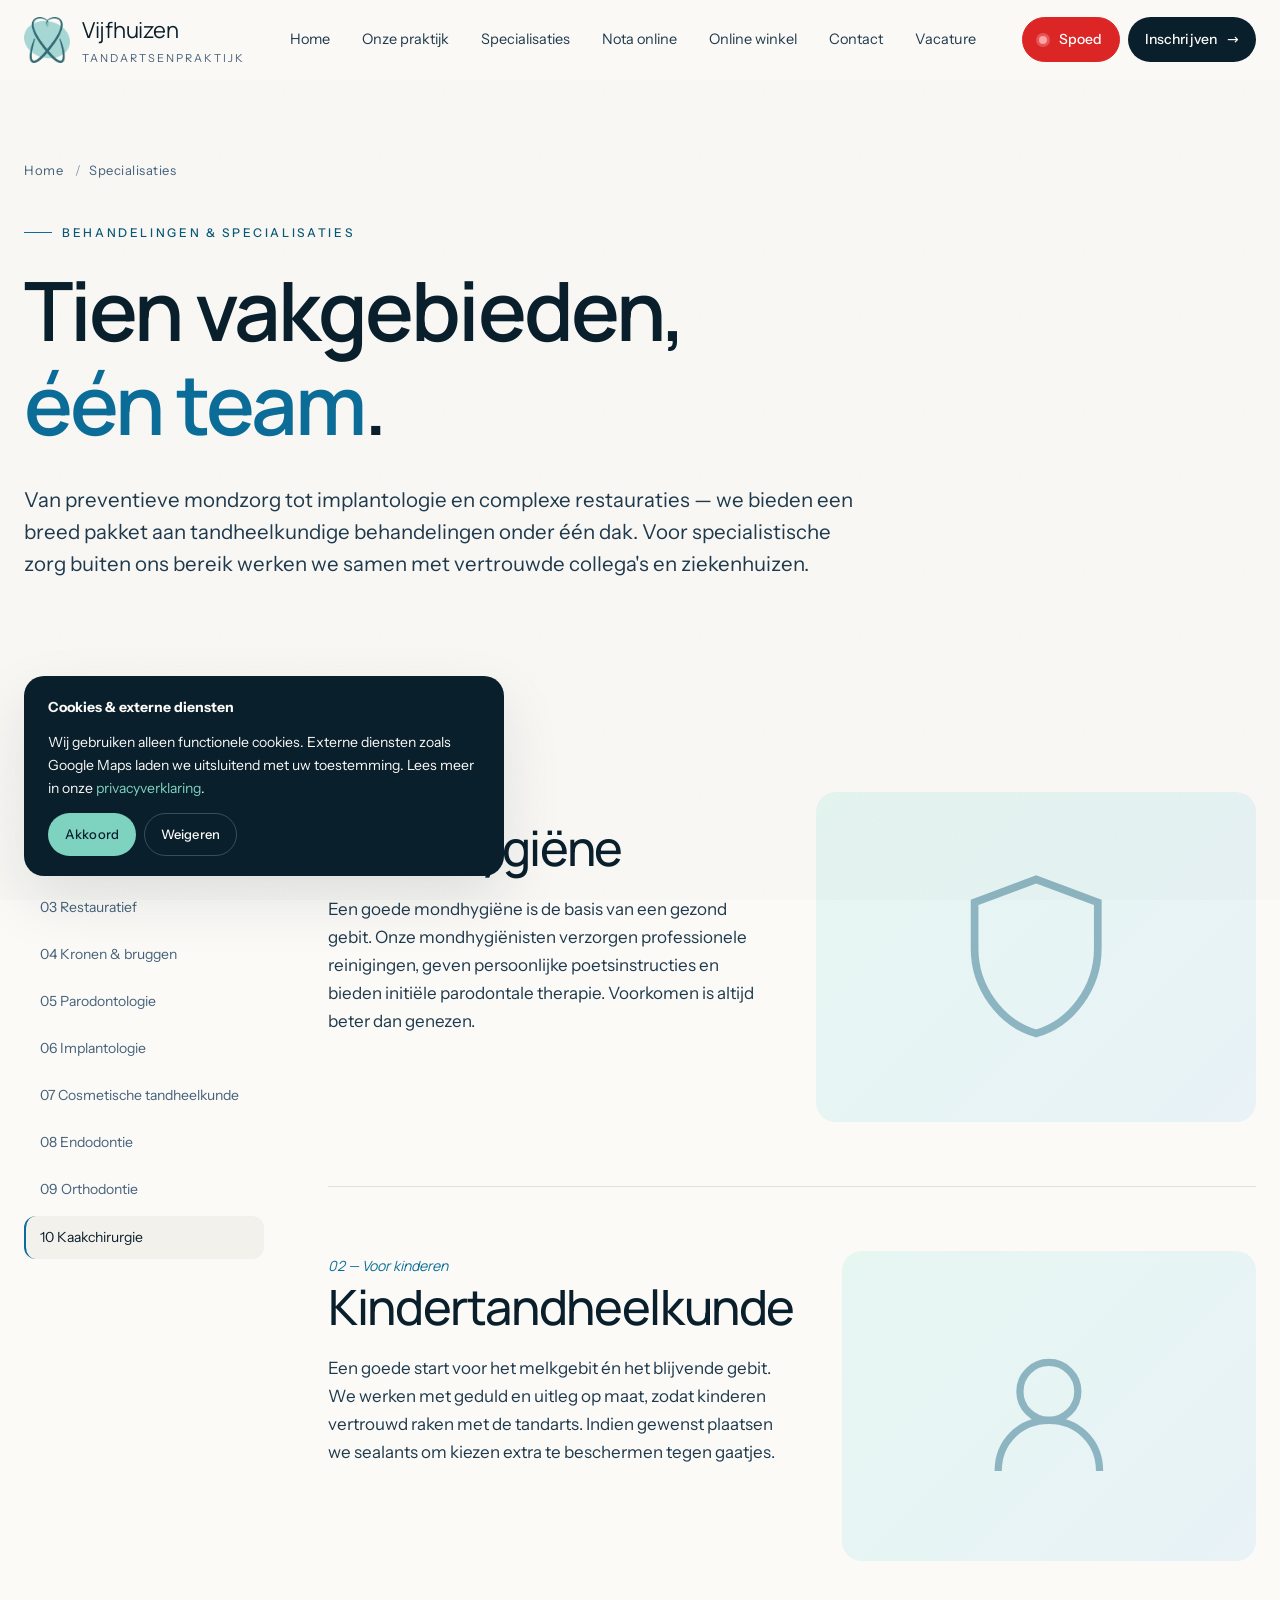
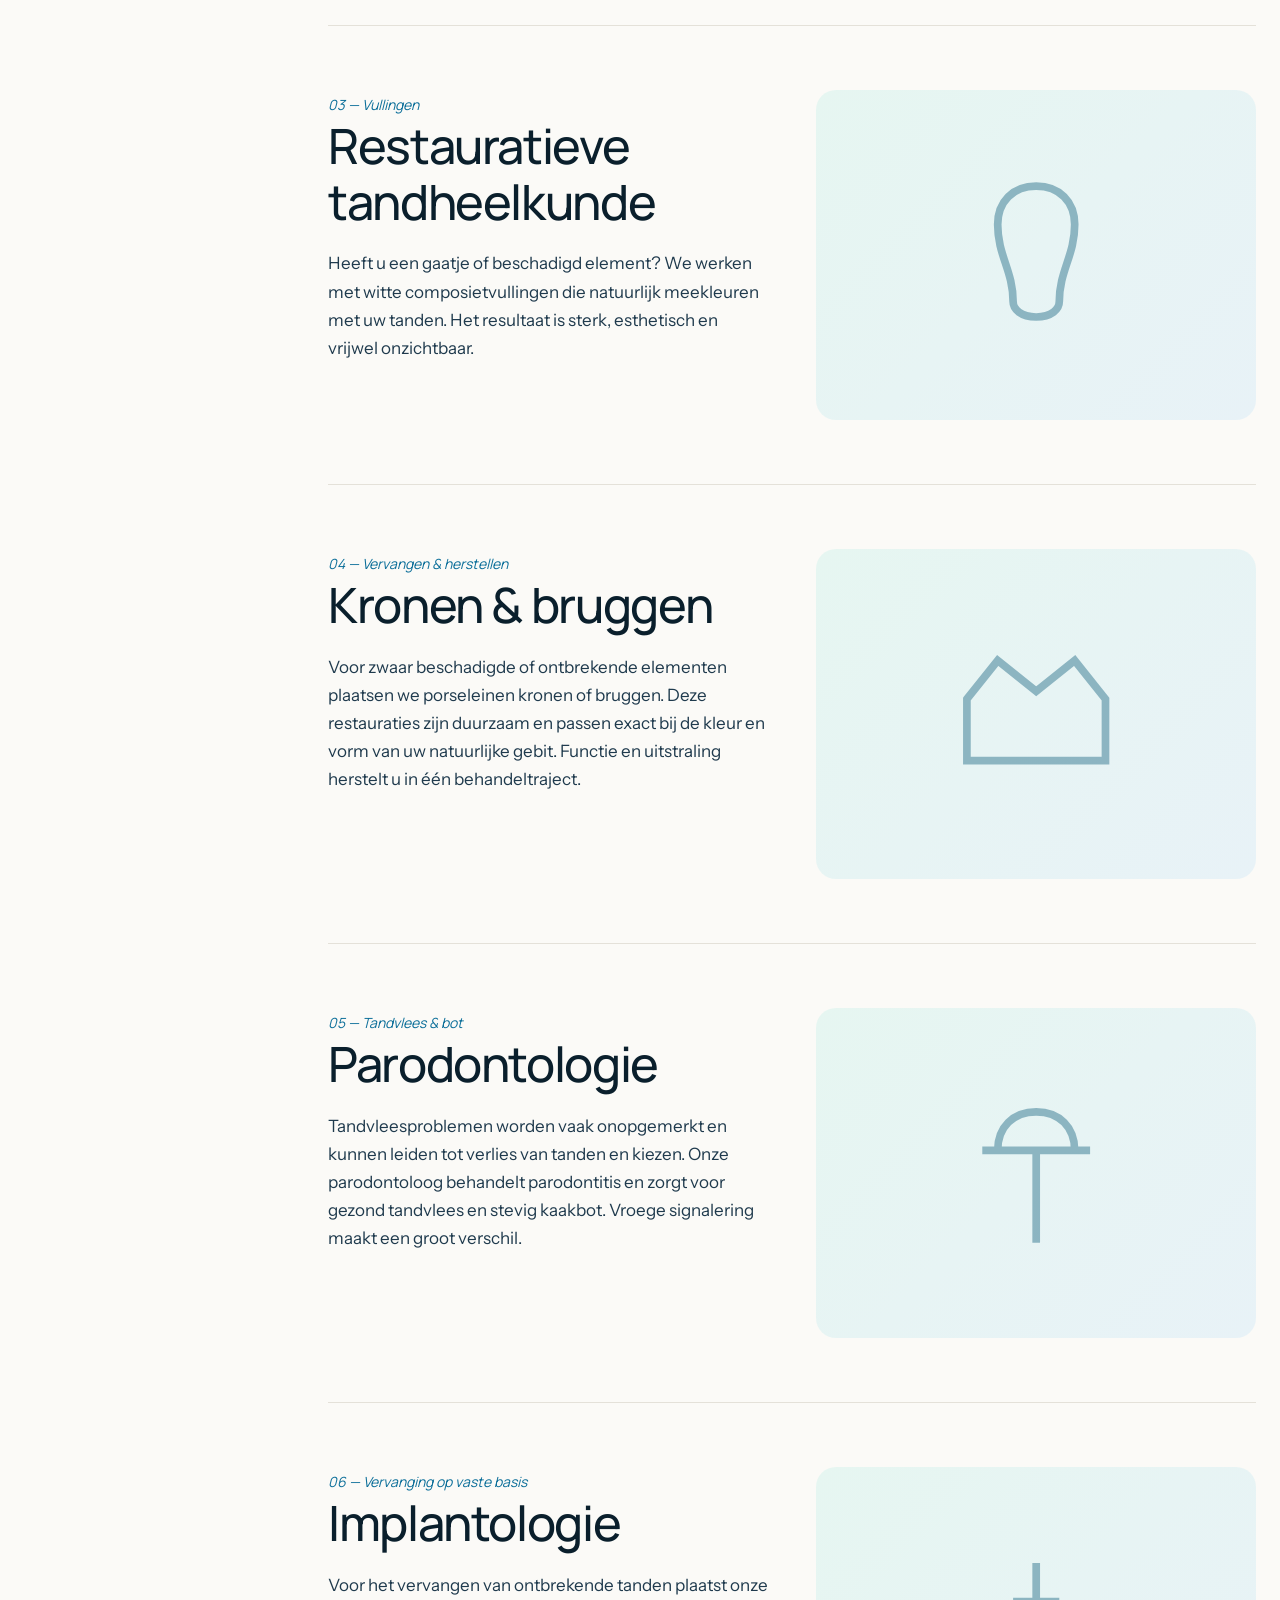
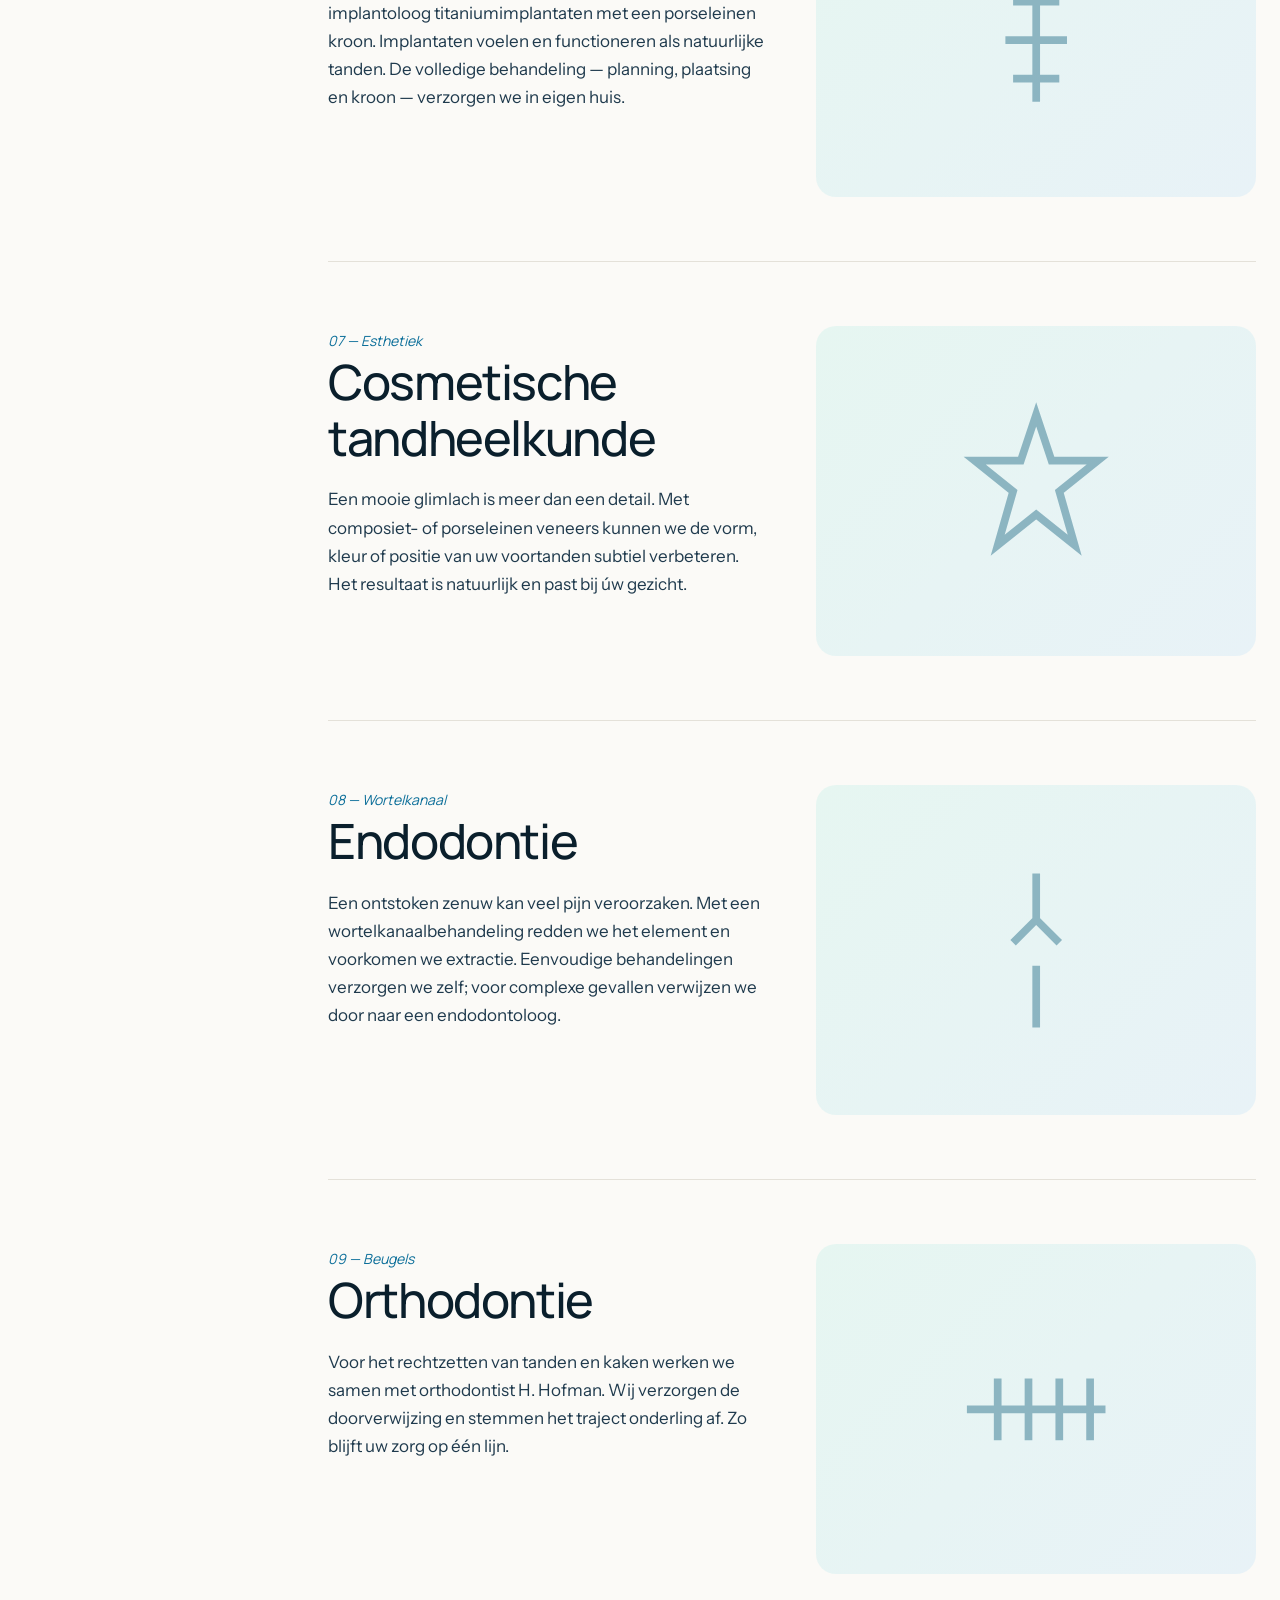
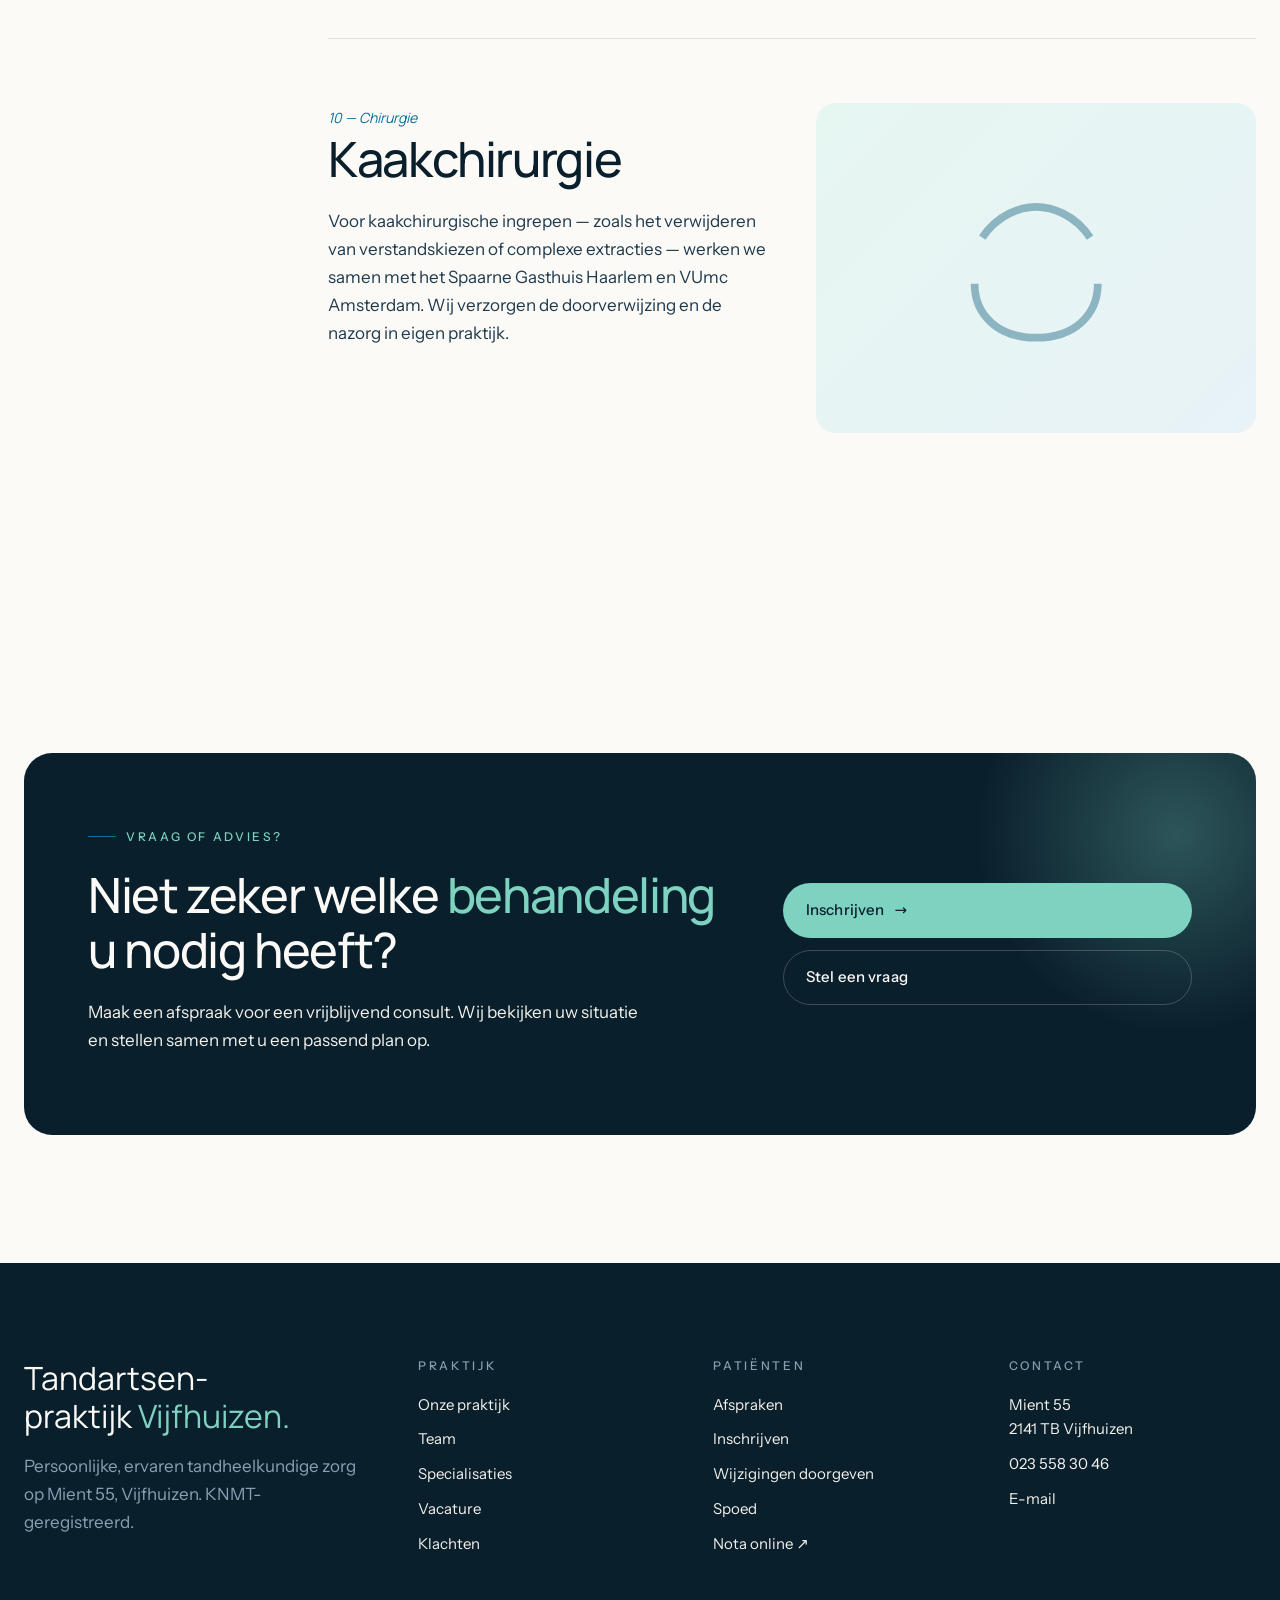
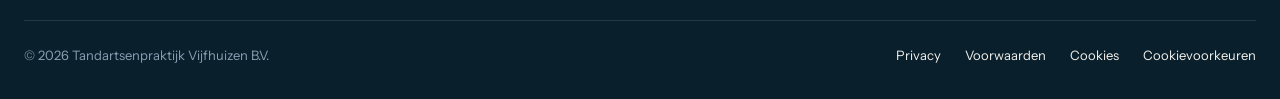
<file: specialisaties.html>
<!doctype html>
<html lang="nl">
<head>
<meta charset="utf-8" />
<meta name="viewport" content="width=device-width, initial-scale=1" />
<link rel="icon" type="image/png" href="assets/img/favicon.png" />
<title>Behandelingen &amp; specialisaties | Tandartsenpraktijk Vijfhuizen</title>
<meta name="description" content="Bekijk alle behandelingen en specialisaties van Tandartsenpraktijk Vijfhuizen — van mondhygiëne tot implantologie." />
<link rel="canonical" href="https://tandartsenpraktijkvijfhuizen.com/specialisaties.html" />
<meta property="og:type" content="website" />
<meta property="og:site_name" content="Tandartsenpraktijk Vijfhuizen" />
<meta property="og:locale" content="nl_NL" />
<meta property="og:url" content="https://tandartsenpraktijkvijfhuizen.com/specialisaties.html" />
<meta property="og:title" content="Behandelingen &amp; specialisaties | Tandartsenpraktijk Vijfhuizen" />
<meta property="og:description" content="Bekijk alle behandelingen en specialisaties van Tandartsenpraktijk Vijfhuizen — van mondhygiëne tot implantologie." />
<meta property="og:image" content="https://tandartsenpraktijkvijfhuizen.com/assets/img/logo-full.png" />
<meta name="twitter:card" content="summary_large_image" />
<meta name="twitter:title" content="Behandelingen &amp; specialisaties | Tandartsenpraktijk Vijfhuizen" />
<meta name="twitter:description" content="Bekijk alle behandelingen en specialisaties van Tandartsenpraktijk Vijfhuizen — van mondhygiëne tot implantologie." />
<meta name="twitter:image" content="https://tandartsenpraktijkvijfhuizen.com/assets/img/logo-full.png" />
<link rel="stylesheet" href="assets/css/fonts.css" />
<link rel="stylesheet" href="assets/css/tokens.css" />
<link rel="stylesheet" href="assets/css/base.css" />
<link rel="stylesheet" href="assets/css/components.css" />
<link rel="stylesheet" href="assets/css/pages.css" />
</head>
<body>
<a class="skip-link" href="#main">Direct naar inhoud</a>

<header class="site-header">
  <div class="container">
    <a class="brand" href="index.html"><img class="brand-logo" src="assets/img/logo-mark.png" alt="Tandartsenpraktijk Vijfhuizen" /><span>Vijfhuizen<small>Tandartsenpraktijk</small></span></a>
    <nav class="nav" aria-label="Hoofdmenu"><a href="index.html">Home</a>
      <div class="nav-item"><a href="praktijk.html" class="nav-trigger">Onze praktijk</a><div class="dropdown"><a href="praktijk.html">Onze praktijk</a><a href="praktijk.html#missie">Missie &amp; visie</a><a href="team.html">Team</a><a href="afspraken.html">Afspraken</a><a href="klachten.html">Klachten</a></div></div>
      <a href="specialisaties.html">Specialisaties</a>
      <a href="https://www.infomedics.nl/" target="_blank" rel="noopener">Nota online</a>
      <a href="https://www.plein.nl/verzorging/mondverzorging/" target="_blank" rel="noopener">Online winkel</a>
      <div class="nav-item"><a href="contact.html" class="nav-trigger">Contact</a><div class="dropdown"><a href="contact.html">Contact</a><a href="spoed.html">Spoed</a><a href="inschrijven.html">Inschrijven</a><a href="wijzigingen.html">Wijzigingen doorgeven</a></div></div>
      <a href="vacature.html">Vacature</a>
    </nav>
    <div class="header-cta">
      <a class="btn btn-emerg" href="spoed.html">Spoed</a>
      <a class="btn btn-primary" href="inschrijven.html">Inschrijven <span class="arr">→</span></a>
      <button class="hamburger" aria-label="Menu" aria-expanded="false"><span></span><span></span><span></span></button>
    </div>
  </div>
</header>

<aside class="mobile-drawer" aria-label="Mobiel menu">
  <nav>
    <details><summary>Praktijk +</summary><a href="praktijk.html">Onze praktijk</a><a href="team.html">Team</a><a href="afspraken.html">Afspraken</a><a href="klachten.html">Klachten</a></details>
    <a href="specialisaties.html">Specialisaties</a>
    <a href="https://www.infomedics.nl/" target="_blank" rel="noopener">Nota online</a>
    <a href="https://www.plein.nl/verzorging/mondverzorging/" target="_blank" rel="noopener">Online winkel</a>
    <details><summary>Contact +</summary><a href="contact.html">Contact</a><a href="spoed.html">Spoed</a><a href="inschrijven.html">Inschrijven</a><a href="wijzigingen.html">Wijzigingen doorgeven</a></details>
    <a href="vacature.html">Vacature</a>
  </nav>
</aside>

<main id="main">

  <section class="page-hero">
    <div class="container">
      <div class="breadcrumb"><span><a href="index.html">Home</a></span><span>Specialisaties</span></div>
      <span class="eyebrow">Behandelingen &amp; specialisaties</span>
      <h1 data-reveal="line">Tien vakgebieden, <em>één team</em>.</h1>
      <p class="lead" data-reveal style="margin-top:24px;">Van preventieve mondzorg tot implantologie en complexe restauraties — we bieden een breed pakket aan tandheelkundige behandelingen onder één dak. Voor specialistische zorg buiten ons bereik werken we samen met vertrouwde collega's en ziekenhuizen.</p>
    </div>
  </section>

  <section class="section">
    <div class="container">
      <div class="spec-page-grid">
        <nav class="spec-nav" aria-label="Specialisaties">
          <a href="#mondhygiene">01 Mondhygiëne</a>
          <a href="#kinderen">02 Kindertandheelkunde</a>
          <a href="#restauratief">03 Restauratief</a>
          <a href="#kronen">04 Kronen &amp; bruggen</a>
          <a href="#parodontologie">05 Parodontologie</a>
          <a href="#implantologie">06 Implantologie</a>
          <a href="#cosmetisch">07 Cosmetische tandheelkunde</a>
          <a href="#endodontie">08 Endodontie</a>
          <a href="#orthodontie">09 Orthodontie</a>
          <a href="#kaakchirurgie">10 Kaakchirurgie</a>
        </nav>

        <div>
          <article id="mondhygiene" class="spec-section">
            <div>
              <span class="num">01 — Preventief</span>
              <h2>Mondhygiëne</h2>
              <p>Een goede mondhygiëne is de basis van een gezond gebit. Onze mondhygiënisten verzorgen professionele reinigingen, geven persoonlijke poetsinstructies en bieden initiële parodontale therapie. Voorkomen is altijd beter dan genezen.</p>
            </div>
            <div class="visual"><div class="icon-big"><svg viewBox="0 0 24 24" fill="none" stroke="currentColor" stroke-width="1"><path d="M12 2L4 5v6c0 5 3.4 9.7 8 11 4.6-1.3 8-6 8-11V5l-8-3z"/></svg></div></div>
          </article>

          <article id="kinderen" class="spec-section">
            <div>
              <span class="num">02 — Voor kinderen</span>
              <h2>Kindertandheelkunde</h2>
              <p>Een goede start voor het melkgebit én het blijvende gebit. We werken met geduld en uitleg op maat, zodat kinderen vertrouwd raken met de tandarts. Indien gewenst plaatsen we sealants om kiezen extra te beschermen tegen gaatjes.</p>
            </div>
            <div class="visual"><div class="icon-big"><svg viewBox="0 0 24 24" fill="none" stroke="currentColor" stroke-width="1"><circle cx="12" cy="10" r="4"/><path d="M5 21c0-4 3-7 7-7s7 3 7 7"/></svg></div></div>
          </article>

          <article id="restauratief" class="spec-section">
            <div>
              <span class="num">03 — Vullingen</span>
              <h2>Restauratieve tandheelkunde</h2>
              <p>Heeft u een gaatje of beschadigd element? We werken met witte composietvullingen die natuurlijk meekleuren met uw tanden. Het resultaat is sterk, esthetisch en vrijwel onzichtbaar.</p>
            </div>
            <div class="visual"><div class="icon-big"><svg viewBox="0 0 24 24" fill="none" stroke="currentColor" stroke-width="1"><path d="M12 3c-3 0-5 2-5 5 0 4 2 6 2 10 0 1 1 2 3 2s3-1 3-2c0-4 2-6 2-10 0-3-2-5-5-5z"/></svg></div></div>
          </article>

          <article id="kronen" class="spec-section">
            <div>
              <span class="num">04 — Vervangen &amp; herstellen</span>
              <h2>Kronen &amp; bruggen</h2>
              <p>Voor zwaar beschadigde of ontbrekende elementen plaatsen we porseleinen kronen of bruggen. Deze restauraties zijn duurzaam en passen exact bij de kleur en vorm van uw natuurlijke gebit. Functie en uitstraling herstelt u in één behandeltraject.</p>
            </div>
            <div class="visual"><div class="icon-big"><svg viewBox="0 0 24 24" fill="none" stroke="currentColor" stroke-width="1"><path d="M3 10l4-5 5 4 5-4 4 5v8H3z"/></svg></div></div>
          </article>

          <article id="parodontologie" class="spec-section">
            <div>
              <span class="num">05 — Tandvlees &amp; bot</span>
              <h2>Parodontologie</h2>
              <p>Tandvleesproblemen worden vaak onopgemerkt en kunnen leiden tot verlies van tanden en kiezen. Onze parodontoloog behandelt parodontitis en zorgt voor gezond tandvlees en stevig kaakbot. Vroege signalering maakt een groot verschil.</p>
            </div>
            <div class="visual"><div class="icon-big"><svg viewBox="0 0 24 24" fill="none" stroke="currentColor" stroke-width="1"><path d="M12 21V9M5 9h14M7 9c0-3 2-5 5-5s5 2 5 5"/></svg></div></div>
          </article>

          <article id="implantologie" class="spec-section">
            <div>
              <span class="num">06 — Vervanging op vaste basis</span>
              <h2>Implantologie</h2>
              <p>Voor het vervangen van ontbrekende tanden plaatst onze implantoloog titaniumimplantaten met een porseleinen kroon. Implantaten voelen en functioneren als natuurlijke tanden. De volledige behandeling — planning, plaatsing en kroon — verzorgen we in eigen huis.</p>
            </div>
            <div class="visual"><div class="icon-big"><svg viewBox="0 0 24 24" fill="none" stroke="currentColor" stroke-width="1"><path d="M12 3v18M9 8h6M8 13h8M9 18h6"/></svg></div></div>
          </article>

          <article id="cosmetisch" class="spec-section">
            <div>
              <span class="num">07 — Esthetiek</span>
              <h2>Cosmetische tandheelkunde</h2>
              <p>Een mooie glimlach is meer dan een detail. Met composiet- of porseleinen veneers kunnen we de vorm, kleur of positie van uw voortanden subtiel verbeteren. Het resultaat is natuurlijk en past bij úw gezicht.</p>
            </div>
            <div class="visual"><div class="icon-big"><svg viewBox="0 0 24 24" fill="none" stroke="currentColor" stroke-width="1"><path d="M12 2l2 6h6l-5 4 2 7-5-4-5 4 2-7-5-4h6z"/></svg></div></div>
          </article>

          <article id="endodontie" class="spec-section">
            <div>
              <span class="num">08 — Wortelkanaal</span>
              <h2>Endodontie</h2>
              <p>Een ontstoken zenuw kan veel pijn veroorzaken. Met een wortelkanaalbehandeling redden we het element en voorkomen we extractie. Eenvoudige behandelingen verzorgen we zelf; voor complexe gevallen verwijzen we door naar een endodontoloog.</p>
            </div>
            <div class="visual"><div class="icon-big"><svg viewBox="0 0 24 24" fill="none" stroke="currentColor" stroke-width="1"><path d="M12 2v6m0 0L9 11m3-3l3 3m-3 3v8"/></svg></div></div>
          </article>

          <article id="orthodontie" class="spec-section">
            <div>
              <span class="num">09 — Beugels</span>
              <h2>Orthodontie</h2>
              <p>Voor het rechtzetten van tanden en kaken werken we samen met orthodontist H. Hofman. Wij verzorgen de doorverwijzing en stemmen het traject onderling af. Zo blijft uw zorg op één lijn.</p>
            </div>
            <div class="visual"><div class="icon-big"><svg viewBox="0 0 24 24" fill="none" stroke="currentColor" stroke-width="1"><path d="M3 12h18M7 8v8M11 8v8M15 8v8M19 8v8"/></svg></div></div>
          </article>

          <article id="kaakchirurgie" class="spec-section">
            <div>
              <span class="num">10 — Chirurgie</span>
              <h2>Kaakchirurgie</h2>
              <p>Voor kaakchirurgische ingrepen — zoals het verwijderen van verstandskiezen of complexe extracties — werken we samen met het Spaarne Gasthuis Haarlem en VUmc Amsterdam. Wij verzorgen de doorverwijzing en de nazorg in eigen praktijk.</p>
            </div>
            <div class="visual"><div class="icon-big"><svg viewBox="0 0 24 24" fill="none" stroke="currentColor" stroke-width="1"><path d="M5 8c2-3 5-4 7-4s5 1 7 4M4 14c0 4 3 7 8 7s8-3 8-7"/></svg></div></div>
          </article>

        </div>
      </div>
    </div>
  </section>

  <section class="section">
    <div class="container">
      <div class="cta-band" data-reveal>
        <div>
          <span class="eyebrow" style="color:var(--mint);">Vraag of advies?</span>
          <h2>Niet zeker welke <em>behandeling</em> u nodig heeft?</h2>
          <p>Maak een afspraak voor een vrijblijvend consult. Wij bekijken uw situatie en stellen samen met u een passend plan op.</p>
        </div>
        <div class="actions">
          <a class="btn btn-mint" href="inschrijven.html">Inschrijven <span class="arr">→</span></a>
          <a class="btn btn-ghost" style="color:var(--paper);border-color:rgba(255,255,255,.2);" href="contact.html">Stel een vraag</a>
        </div>
      </div>
    </div>
  </section>

</main>

<footer class="site-footer">
  <div class="container">
    <div class="footer-grid">
      <div><div class="footer-brand">Tandartsen-<br/>praktijk <em>Vijfhuizen.</em></div><p style="color:var(--ink-300);max-width:36ch;">Persoonlijke, ervaren tandheelkundige zorg op Mient 55, Vijfhuizen. KNMT-geregistreerd.</p></div>
      <div><h4>Praktijk</h4><ul><li><a href="praktijk.html">Onze praktijk</a></li><li><a href="team.html">Team</a></li><li><a href="specialisaties.html">Specialisaties</a></li><li><a href="vacature.html">Vacature</a></li><li><a href="klachten.html">Klachten</a></li></ul></div>
      <div><h4>Patiënten</h4><ul><li><a href="afspraken.html">Afspraken</a></li><li><a href="inschrijven.html">Inschrijven</a></li><li><a href="wijzigingen.html">Wijzigingen doorgeven</a></li><li><a href="spoed.html">Spoed</a></li><li><a href="https://www.infomedics.nl/" target="_blank" rel="noopener">Nota online ↗</a></li></ul></div>
      <div><h4>Contact</h4><ul><li>Mient 55<br/>2141 TB Vijfhuizen</li><li><a href="tel:0235583046">023 558 30 46</a></li><li><a href="mailto:tandartsenpraktijkvijfhuizen@gmail.com">E-mail</a></li></ul></div>
    </div>
    <div class="footer-bottom"><span>© <span id="yr"></span> Tandartsenpraktijk Vijfhuizen B.V.</span><div class="links"><a href="privacy.html">Privacy</a><a href="privacy.html#voorwaarden">Voorwaarden</a><a href="privacy.html#cookies">Cookies</a><a href="#" data-cookie-settings>Cookievoorkeuren</a></div></div>
  </div>
</footer>

<div class="cookie-banner">
  <strong>Cookies &amp; externe diensten</strong>
  <p style="margin:0;">Wij gebruiken alleen functionele cookies. Externe diensten zoals Google Maps laden we uitsluitend met uw toestemming. Lees meer in onze <a href="privacy.html#cookies" style="color:var(--mint);">privacyverklaring</a>.</p>
  <div class="actions">
    <button class="btn btn-mint" data-cookie="accept">Akkoord</button>
    <button class="btn btn-ghost" style="color:var(--paper);border-color:rgba(255,255,255,.2);" data-cookie="decline">Weigeren</button>
  </div>
</div>

<button class="to-top" aria-label="Terug naar boven"><svg width="18" height="18" viewBox="0 0 24 24" fill="none" stroke="currentColor" stroke-width="2"><path d="M12 19V5M5 12l7-7 7 7"/></svg></button>

<script>document.getElementById('yr').textContent = new Date().getFullYear();</script>
<script src="assets/js/consent.js"></script>
</body>
</html>
</file>
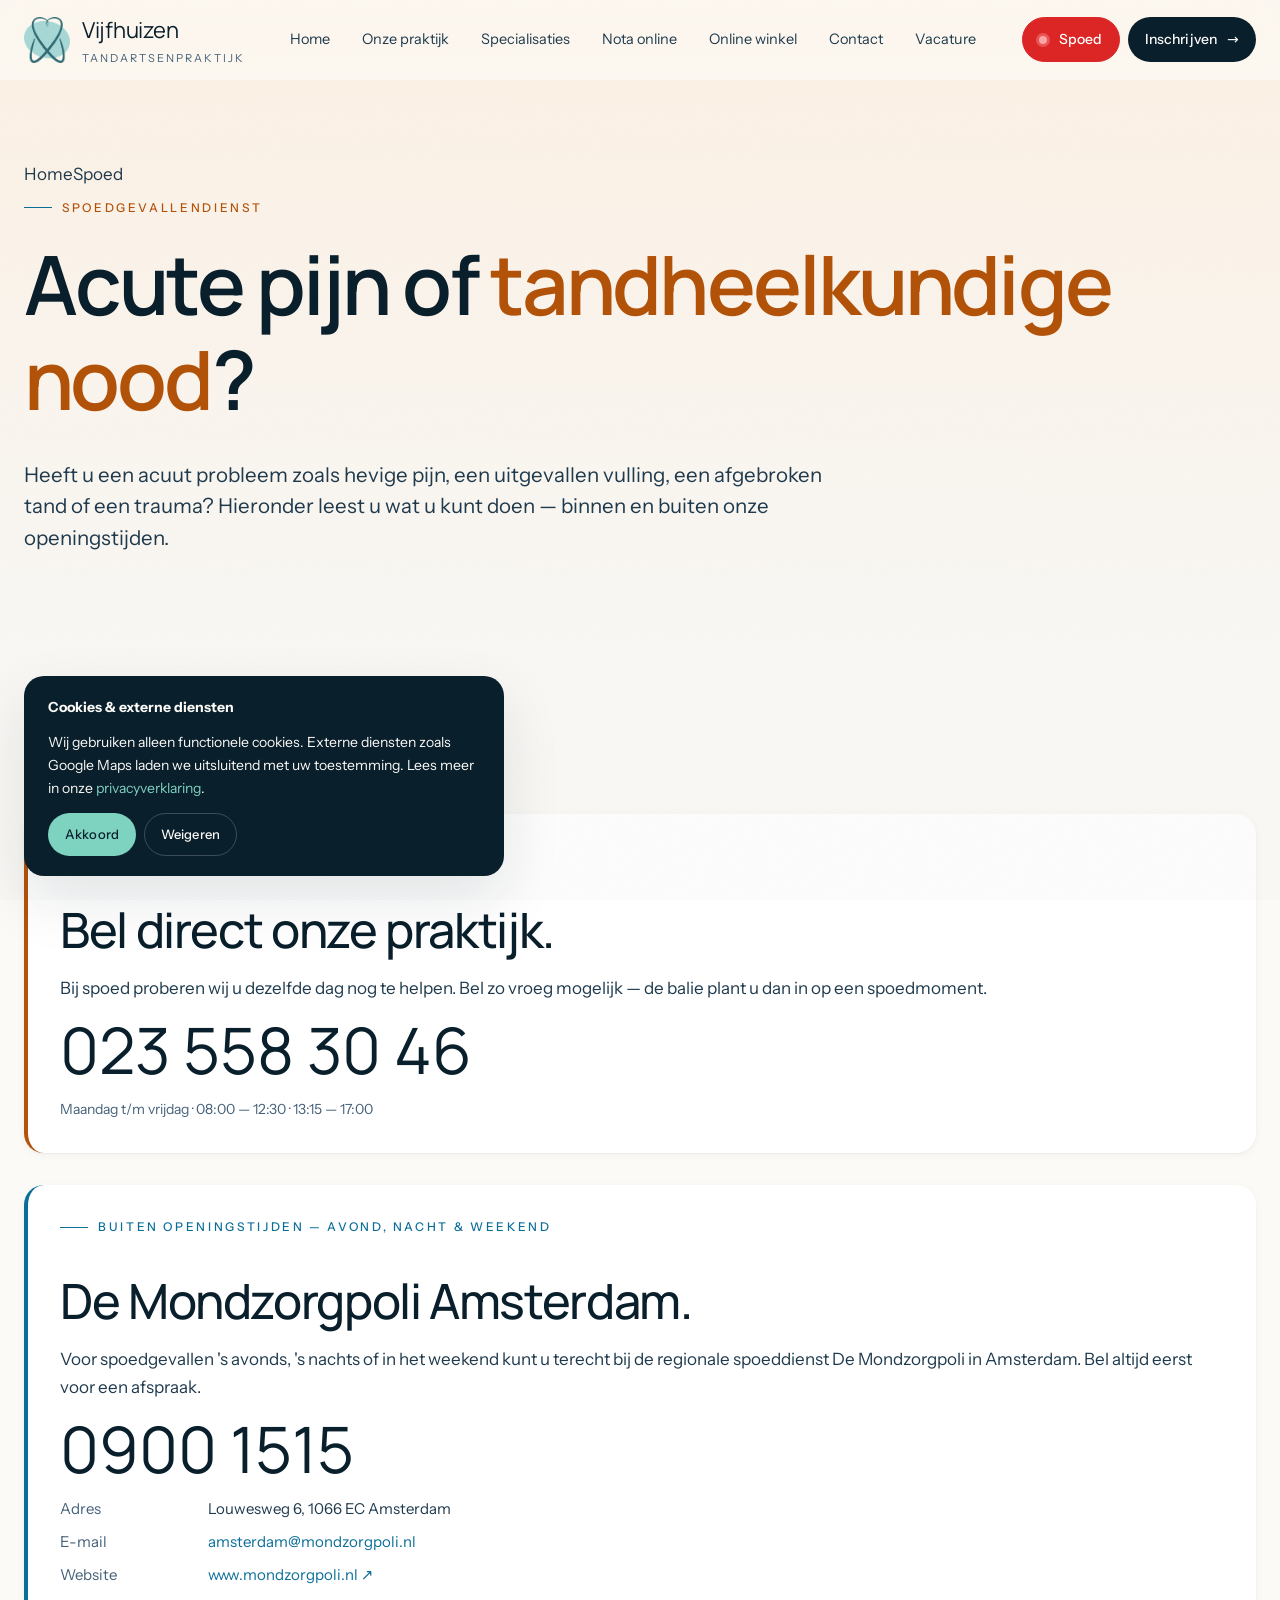
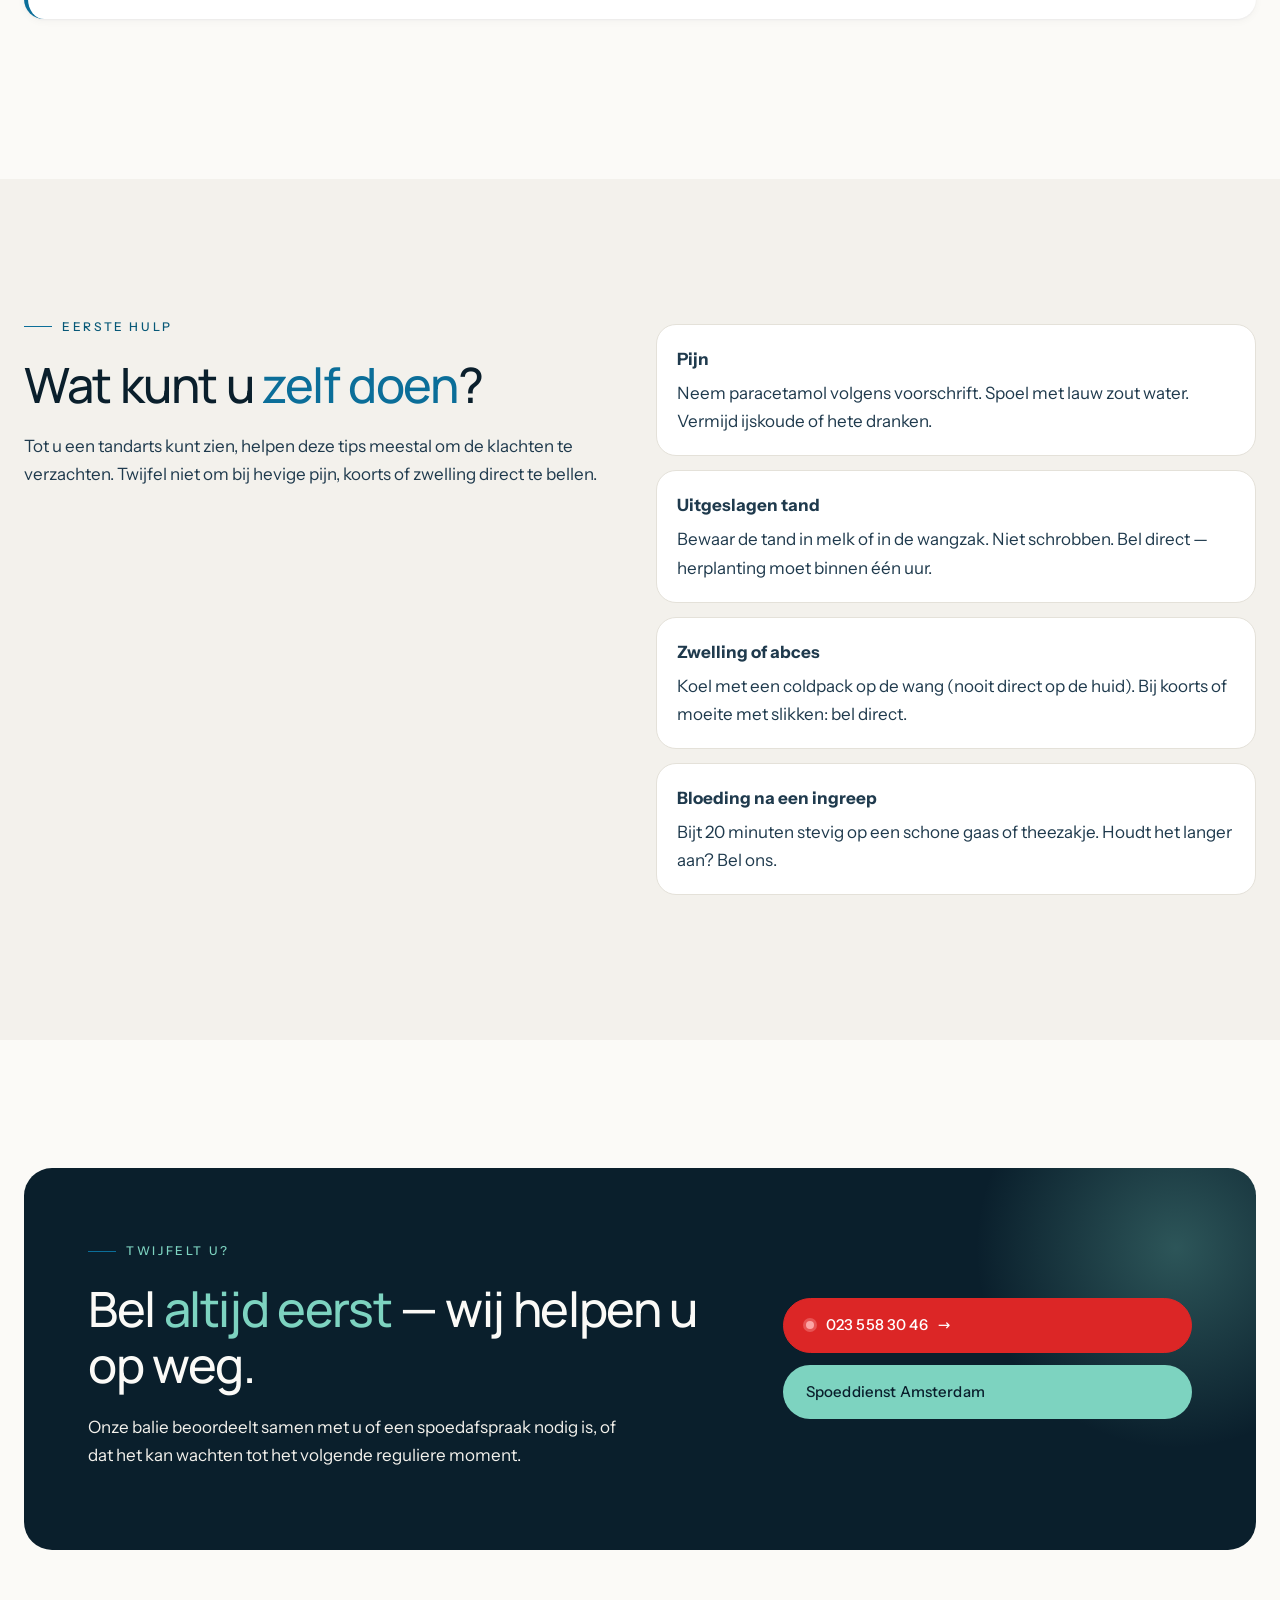
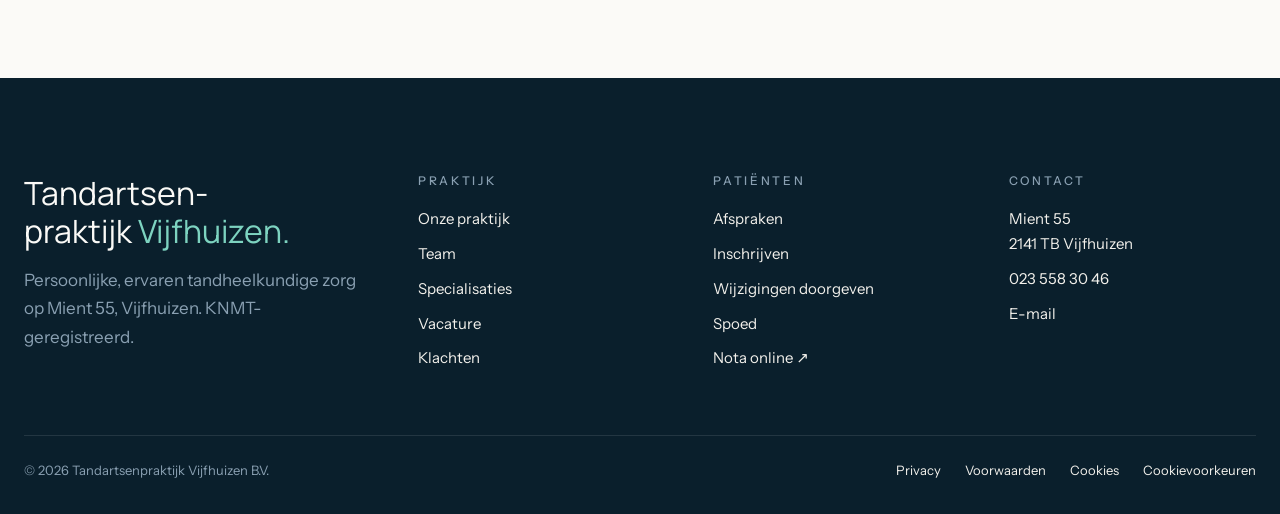
<file: spoed.html>
<!doctype html>
<html lang="nl">
<head>
<meta charset="utf-8" />
<meta name="viewport" content="width=device-width, initial-scale=1" />
<link rel="icon" type="image/png" href="assets/img/favicon.png" />
<title>Spoed &amp; weekenddienst | Tandartsenpraktijk Vijfhuizen</title>
<meta name="description" content="Spoedgevallendienst — wat te doen bij acute tandheelkundige klachten binnen en buiten openingstijden." />
<link rel="canonical" href="https://tandartsenpraktijkvijfhuizen.com/spoed.html" />
<meta property="og:type" content="website" />
<meta property="og:site_name" content="Tandartsenpraktijk Vijfhuizen" />
<meta property="og:locale" content="nl_NL" />
<meta property="og:url" content="https://tandartsenpraktijkvijfhuizen.com/spoed.html" />
<meta property="og:title" content="Spoed &amp; weekenddienst | Tandartsenpraktijk Vijfhuizen" />
<meta property="og:description" content="Spoedgevallendienst — wat te doen bij acute tandheelkundige klachten binnen en buiten openingstijden." />
<meta property="og:image" content="https://tandartsenpraktijkvijfhuizen.com/assets/img/logo-full.png" />
<meta name="twitter:card" content="summary_large_image" />
<meta name="twitter:title" content="Spoed &amp; weekenddienst | Tandartsenpraktijk Vijfhuizen" />
<meta name="twitter:description" content="Spoedgevallendienst — wat te doen bij acute tandheelkundige klachten binnen en buiten openingstijden." />
<meta name="twitter:image" content="https://tandartsenpraktijkvijfhuizen.com/assets/img/logo-full.png" />
<link rel="stylesheet" href="assets/css/fonts.css" />
<link rel="stylesheet" href="assets/css/tokens.css" />
<link rel="stylesheet" href="assets/css/base.css" />
<link rel="stylesheet" href="assets/css/components.css" />
<link rel="stylesheet" href="assets/css/pages.css" />
</head>
<body>
<a class="skip-link" href="#main">Direct naar inhoud</a>

<header class="site-header">
  <div class="container">
    <a class="brand" href="index.html"><img class="brand-logo" src="assets/img/logo-mark.png" alt="Tandartsenpraktijk Vijfhuizen" /><span>Vijfhuizen<small>Tandartsenpraktijk</small></span></a>
    <nav class="nav" aria-label="Hoofdmenu"><a href="index.html">Home</a>
      <div class="nav-item"><a href="praktijk.html" class="nav-trigger">Onze praktijk</a><div class="dropdown"><a href="praktijk.html">Onze praktijk</a><a href="praktijk.html#missie">Missie &amp; visie</a><a href="team.html">Team</a><a href="afspraken.html">Afspraken</a><a href="klachten.html">Klachten</a></div></div>
      <a href="specialisaties.html">Specialisaties</a>
      <a href="https://www.infomedics.nl/" target="_blank" rel="noopener">Nota online</a>
      <a href="https://www.plein.nl/verzorging/mondverzorging/" target="_blank" rel="noopener">Online winkel</a>
      <div class="nav-item"><a href="contact.html" class="nav-trigger">Contact</a><div class="dropdown"><a href="contact.html">Contact</a><a href="spoed.html">Spoed</a><a href="inschrijven.html">Inschrijven</a><a href="wijzigingen.html">Wijzigingen doorgeven</a></div></div>
      <a href="vacature.html">Vacature</a>
    </nav>
    <div class="header-cta">
      <a class="btn btn-emerg" href="spoed.html">Spoed</a>
      <a class="btn btn-primary" href="inschrijven.html">Inschrijven <span class="arr">→</span></a>
      <button class="hamburger" aria-label="Menu" aria-expanded="false"><span></span><span></span><span></span></button>
    </div>
  </div>
</header>

<aside class="mobile-drawer" aria-label="Mobiel menu">
  <nav>
    <details><summary>Praktijk +</summary><a href="praktijk.html">Onze praktijk</a><a href="team.html">Team</a><a href="afspraken.html">Afspraken</a><a href="klachten.html">Klachten</a></details>
    <a href="specialisaties.html">Specialisaties</a>
    <a href="https://www.infomedics.nl/" target="_blank" rel="noopener">Nota online</a>
    <a href="https://www.plein.nl/verzorging/mondverzorging/" target="_blank" rel="noopener">Online winkel</a>
    <details><summary>Contact +</summary><a href="contact.html">Contact</a><a href="spoed.html">Spoed</a><a href="inschrijven.html">Inschrijven</a><a href="wijzigingen.html">Wijzigingen doorgeven</a></details>
    <a href="vacature.html">Vacature</a>
  </nav>
</aside>

<main id="main">

  <section class="emergency-hero">
    <div class="container">
      <div class="breadcrumb"><span><a href="index.html">Home</a></span><span>Spoed</span></div>
      <span class="eyebrow" style="color:var(--warn);">Spoedgevallendienst</span>
      <h1 data-reveal="line">Acute pijn of <em>tandheelkundige nood</em>?</h1>
      <p class="lead" data-reveal style="margin-top:24px;max-width:60ch;">Heeft u een acuut probleem zoals hevige pijn, een uitgevallen vulling, een afgebroken tand of een trauma? Hieronder leest u wat u kunt doen — binnen en buiten onze openingstijden.</p>
    </div>
  </section>

  <section class="section">
    <div class="container">

      <div class="emergency-card" data-reveal>
        <span class="eyebrow" style="color:var(--warn);">Wanneer wij bereikbaar zijn</span>
        <h2 style="margin:0;">Bel direct onze praktijk.</h2>
        <p style="margin:0;color:var(--ink-700);">Bij spoed proberen wij u dezelfde dag nog te helpen. Bel zo vroeg mogelijk — de balie plant u dan in op een spoedmoment.</p>
        <a class="phone-big" href="tel:0235583046">023 558 30 46</a>
        <p style="margin:0;color:var(--ink-500);font-size:14px;">Maandag t/m vrijdag · 08:00 — 12:30 · 13:15 — 17:00</p>
      </div>

      <div class="emergency-card" data-reveal style="border-left-color:var(--primary);">
        <span class="eyebrow" style="color:var(--primary);">Buiten openingstijden — avond, nacht &amp; weekend</span>
        <h2 style="margin:0;">De Mondzorgpoli Amsterdam.</h2>
        <p style="margin:0;color:var(--ink-700);">Voor spoedgevallen 's avonds, 's nachts of in het weekend kunt u terecht bij de regionale spoeddienst De Mondzorgpoli in Amsterdam. Bel altijd eerst voor een afspraak.</p>
        <a class="phone-big" href="tel:09001515">0900 1515</a>
        <dl style="display:grid;gap:8px;margin:0;font-size:15px;">
          <div style="display:grid;grid-template-columns:140px 1fr;gap:8px;"><dt style="color:var(--ink-500);">Adres</dt><dd style="margin:0;">Louwesweg 6, 1066 EC Amsterdam</dd></div>
          <div style="display:grid;grid-template-columns:140px 1fr;gap:8px;"><dt style="color:var(--ink-500);">E-mail</dt><dd style="margin:0;"><a href="mailto:amsterdam@mondzorgpoli.nl" style="color:var(--primary);">amsterdam@mondzorgpoli.nl</a></dd></div>
          <div style="display:grid;grid-template-columns:140px 1fr;gap:8px;"><dt style="color:var(--ink-500);">Website</dt><dd style="margin:0;"><a href="https://www.mondzorgpoli.nl" target="_blank" rel="noopener" style="color:var(--primary);">www.mondzorgpoli.nl ↗</a></dd></div>
        </dl>
      </div>

    </div>
  </section>

  <section class="section" style="background:var(--paper-2);">
    <div class="container">
      <div style="display:grid;grid-template-columns:1fr 1fr;gap:32px;align-items:start;" data-reveal>
        <div>
          <span class="eyebrow">Eerste hulp</span>
          <h2>Wat kunt u <em>zelf doen</em>?</h2>
          <p style="color:var(--ink-700);">Tot u een tandarts kunt zien, helpen deze tips meestal om de klachten te verzachten. Twijfel niet om bij hevige pijn, koorts of zwelling direct te bellen.</p>
        </div>
        <ul style="list-style:none;padding:0;display:grid;gap:14px;">
          <li class="card" style="padding:20px;"><strong style="display:block;margin-bottom:6px;">Pijn</strong><span style="color:var(--ink-700);">Neem paracetamol volgens voorschrift. Spoel met lauw zout water. Vermijd ijskoude of hete dranken.</span></li>
          <li class="card" style="padding:20px;"><strong style="display:block;margin-bottom:6px;">Uitgeslagen tand</strong><span style="color:var(--ink-700);">Bewaar de tand in melk of in de wangzak. Niet schrobben. Bel direct — herplanting moet binnen één uur.</span></li>
          <li class="card" style="padding:20px;"><strong style="display:block;margin-bottom:6px;">Zwelling of abces</strong><span style="color:var(--ink-700);">Koel met een coldpack op de wang (nooit direct op de huid). Bij koorts of moeite met slikken: bel direct.</span></li>
          <li class="card" style="padding:20px;"><strong style="display:block;margin-bottom:6px;">Bloeding na een ingreep</strong><span style="color:var(--ink-700);">Bijt 20 minuten stevig op een schone gaas of theezakje. Houdt het langer aan? Bel ons.</span></li>
        </ul>
      </div>
    </div>
  </section>

  <section class="section">
    <div class="container">
      <div class="cta-band" data-reveal>
        <div>
          <span class="eyebrow" style="color:var(--mint);">Twijfelt u?</span>
          <h2>Bel <em>altijd eerst</em> — wij helpen u op weg.</h2>
          <p>Onze balie beoordeelt samen met u of een spoedafspraak nodig is, of dat het kan wachten tot het volgende reguliere moment.</p>
        </div>
        <div class="actions">
          <a class="btn btn-emerg" href="tel:0235583046">023 558 30 46 <span class="arr">→</span></a>
          <a class="btn btn-mint" href="tel:09001515">Spoeddienst Amsterdam</a>
        </div>
      </div>
    </div>
  </section>

</main>

<footer class="site-footer">
  <div class="container">
    <div class="footer-grid">
      <div><div class="footer-brand">Tandartsen-<br/>praktijk <em>Vijfhuizen.</em></div><p style="color:var(--ink-300);max-width:36ch;">Persoonlijke, ervaren tandheelkundige zorg op Mient 55, Vijfhuizen. KNMT-geregistreerd.</p></div>
      <div><h4>Praktijk</h4><ul><li><a href="praktijk.html">Onze praktijk</a></li><li><a href="team.html">Team</a></li><li><a href="specialisaties.html">Specialisaties</a></li><li><a href="vacature.html">Vacature</a></li><li><a href="klachten.html">Klachten</a></li></ul></div>
      <div><h4>Patiënten</h4><ul><li><a href="afspraken.html">Afspraken</a></li><li><a href="inschrijven.html">Inschrijven</a></li><li><a href="wijzigingen.html">Wijzigingen doorgeven</a></li><li><a href="spoed.html">Spoed</a></li><li><a href="https://www.infomedics.nl/" target="_blank" rel="noopener">Nota online ↗</a></li></ul></div>
      <div><h4>Contact</h4><ul><li>Mient 55<br/>2141 TB Vijfhuizen</li><li><a href="tel:0235583046">023 558 30 46</a></li><li><a href="mailto:tandartsenpraktijkvijfhuizen@gmail.com">E-mail</a></li></ul></div>
    </div>
    <div class="footer-bottom"><span>© <span id="yr"></span> Tandartsenpraktijk Vijfhuizen B.V.</span><div class="links"><a href="privacy.html">Privacy</a><a href="privacy.html#voorwaarden">Voorwaarden</a><a href="privacy.html#cookies">Cookies</a><a href="#" data-cookie-settings>Cookievoorkeuren</a></div></div>
  </div>
</footer>

<div class="cookie-banner">
  <strong>Cookies &amp; externe diensten</strong>
  <p style="margin:0;">Wij gebruiken alleen functionele cookies. Externe diensten zoals Google Maps laden we uitsluitend met uw toestemming. Lees meer in onze <a href="privacy.html#cookies" style="color:var(--mint);">privacyverklaring</a>.</p>
  <div class="actions">
    <button class="btn btn-mint" data-cookie="accept">Akkoord</button>
    <button class="btn btn-ghost" style="color:var(--paper);border-color:rgba(255,255,255,.2);" data-cookie="decline">Weigeren</button>
  </div>
</div>

<button class="to-top" aria-label="Terug naar boven"><svg width="18" height="18" viewBox="0 0 24 24" fill="none" stroke="currentColor" stroke-width="2"><path d="M12 19V5M5 12l7-7 7 7"/></svg></button>

<script>document.getElementById('yr').textContent = new Date().getFullYear();</script>
<script src="assets/js/consent.js"></script>
</body>
</html>
</file>
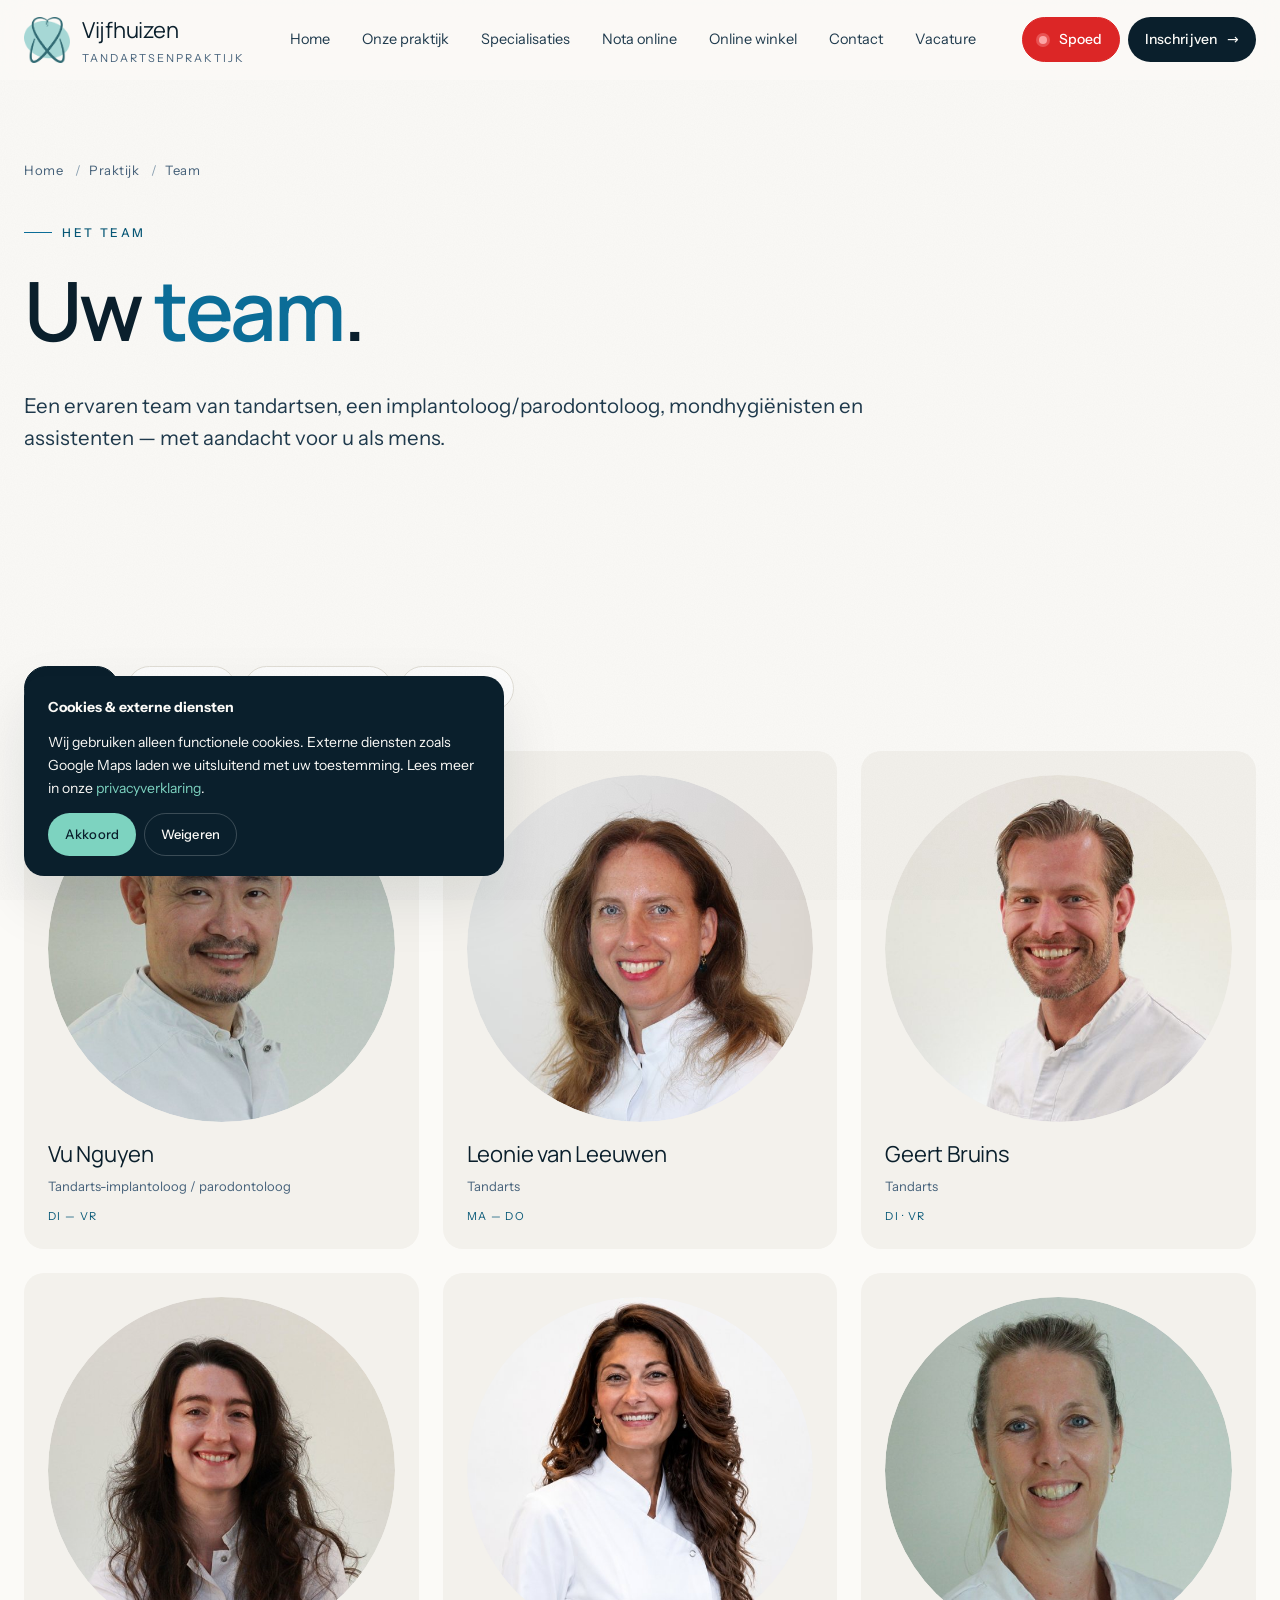
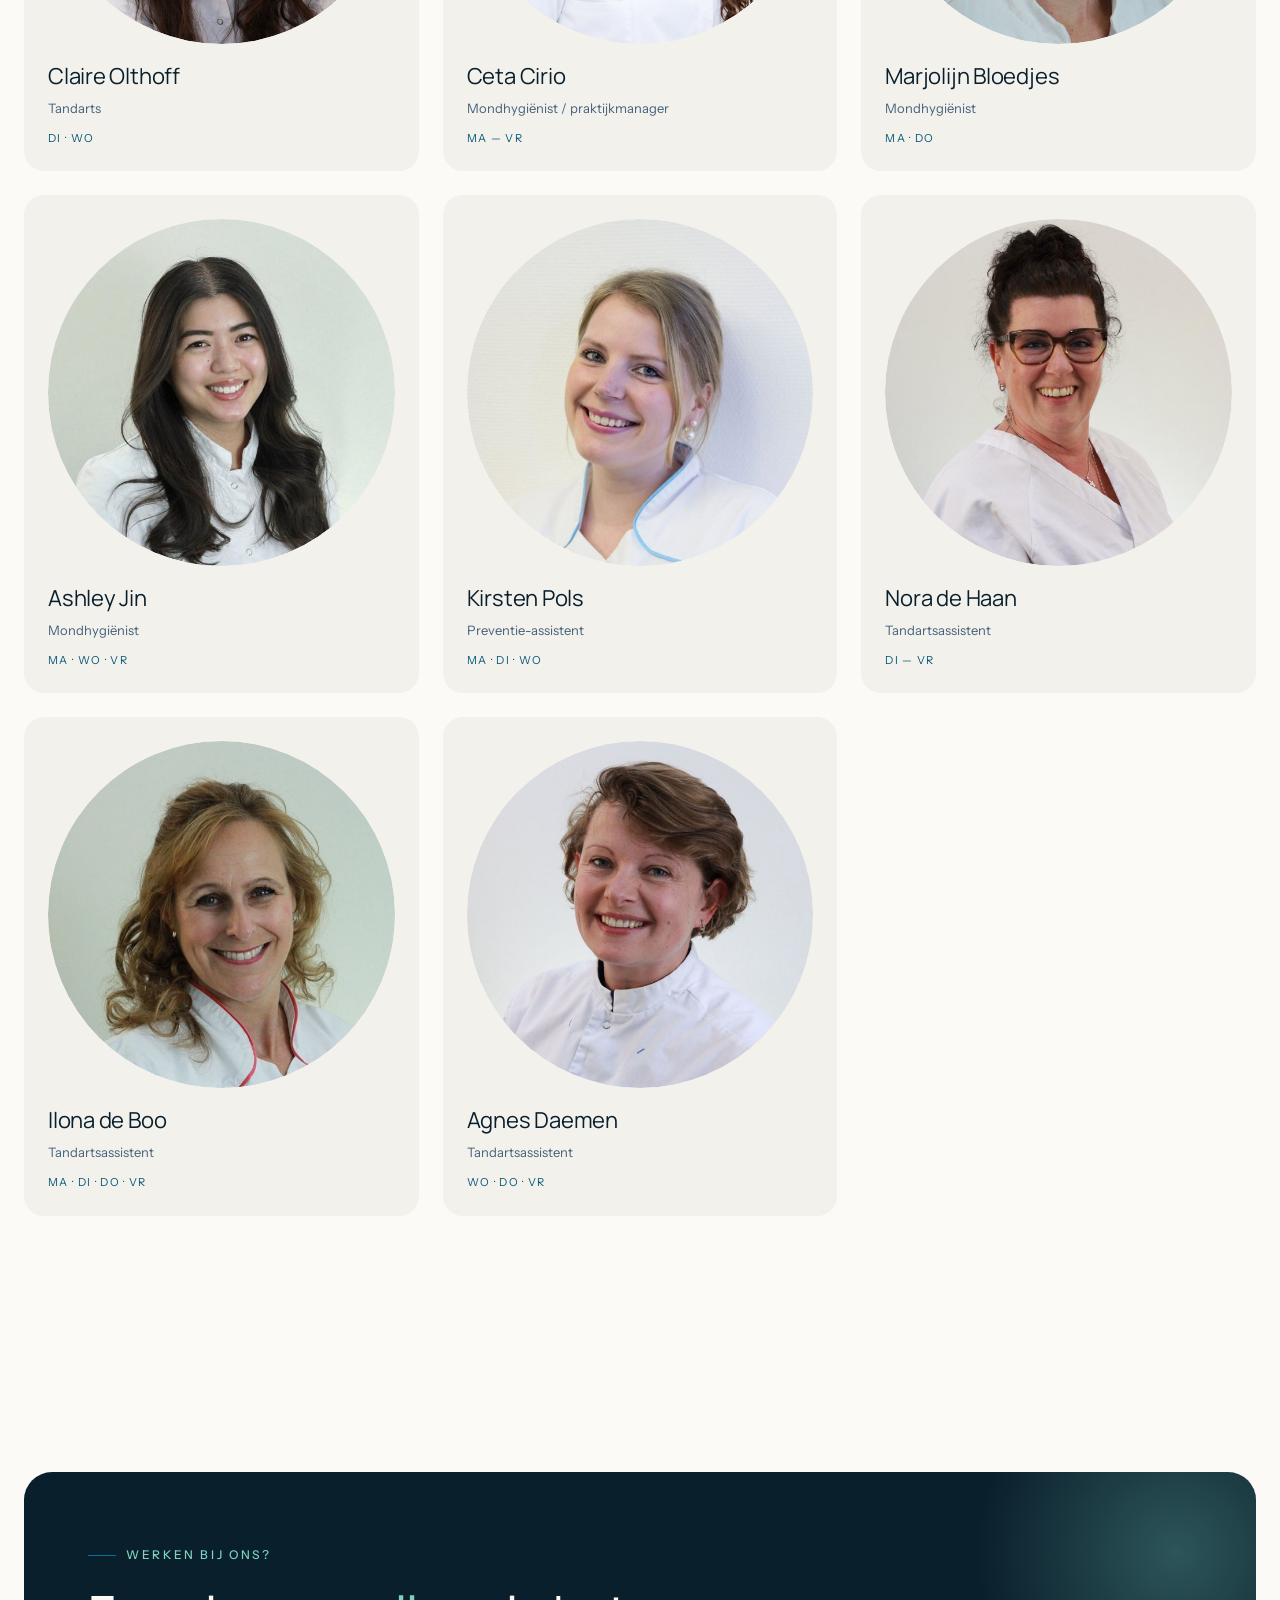
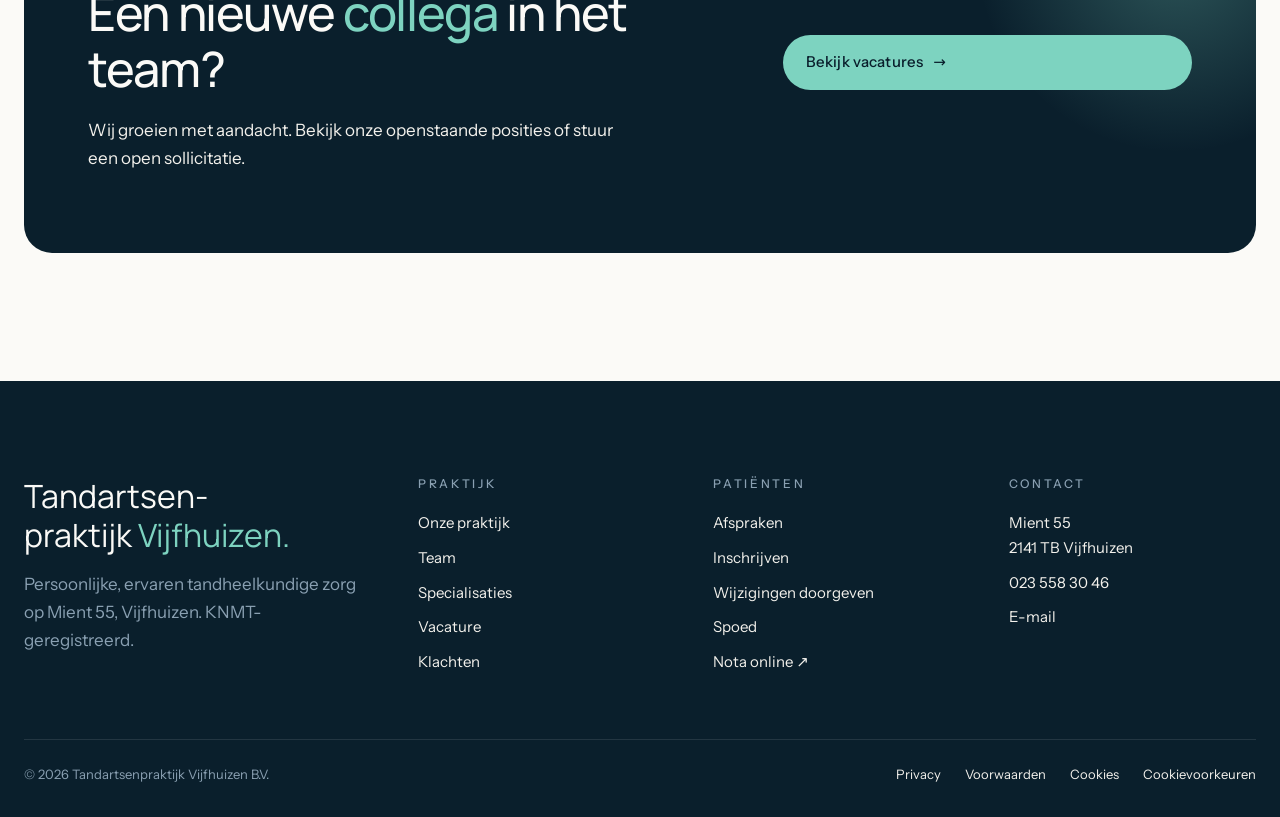
<file: team.html>
<!doctype html>
<html lang="nl">
<head>
<meta charset="utf-8" />
<meta name="viewport" content="width=device-width, initial-scale=1" />
<link rel="icon" type="image/png" href="assets/img/favicon.png" />
<title>Ons team | Tandartsenpraktijk Vijfhuizen</title>
<meta name="description" content="Maak kennis met het team van Tandartsenpraktijk Vijfhuizen — tandartsen, mondhygiënisten en assistenten." />
<link rel="canonical" href="https://tandartsenpraktijkvijfhuizen.com/team.html" />
<meta property="og:type" content="website" />
<meta property="og:site_name" content="Tandartsenpraktijk Vijfhuizen" />
<meta property="og:locale" content="nl_NL" />
<meta property="og:url" content="https://tandartsenpraktijkvijfhuizen.com/team.html" />
<meta property="og:title" content="Ons team | Tandartsenpraktijk Vijfhuizen" />
<meta property="og:description" content="Maak kennis met het team van Tandartsenpraktijk Vijfhuizen — tandartsen, mondhygiënisten en assistenten." />
<meta property="og:image" content="https://tandartsenpraktijkvijfhuizen.com/assets/img/logo-full.png" />
<meta name="twitter:card" content="summary_large_image" />
<meta name="twitter:title" content="Ons team | Tandartsenpraktijk Vijfhuizen" />
<meta name="twitter:description" content="Maak kennis met het team van Tandartsenpraktijk Vijfhuizen — tandartsen, mondhygiënisten en assistenten." />
<meta name="twitter:image" content="https://tandartsenpraktijkvijfhuizen.com/assets/img/logo-full.png" />
<link rel="stylesheet" href="assets/css/fonts.css" />
<link rel="stylesheet" href="assets/css/tokens.css" />
<link rel="stylesheet" href="assets/css/base.css" />
<link rel="stylesheet" href="assets/css/components.css" />
<link rel="stylesheet" href="assets/css/pages.css" />
</head>
<body>
<a class="skip-link" href="#main">Direct naar inhoud</a>

<header class="site-header">
  <div class="container">
    <a class="brand" href="index.html"><img class="brand-logo" src="assets/img/logo-mark.png" alt="Tandartsenpraktijk Vijfhuizen" /><span>Vijfhuizen<small>Tandartsenpraktijk</small></span></a>
    <nav class="nav" aria-label="Hoofdmenu"><a href="index.html">Home</a>
      <div class="nav-item"><a href="praktijk.html" class="nav-trigger">Onze praktijk</a>
        <div class="dropdown"><a href="praktijk.html">Onze praktijk</a><a href="praktijk.html#missie">Missie &amp; visie</a><a href="team.html">Team</a><a href="afspraken.html">Afspraken</a><a href="klachten.html">Klachten</a></div>
      </div>
      <a href="specialisaties.html">Specialisaties</a>
      <a href="https://www.infomedics.nl/" target="_blank" rel="noopener">Nota online</a>
      <a href="https://www.plein.nl/verzorging/mondverzorging/" target="_blank" rel="noopener">Online winkel</a>
      <div class="nav-item"><a href="contact.html" class="nav-trigger">Contact</a>
        <div class="dropdown"><a href="contact.html">Contact</a><a href="spoed.html">Spoed</a><a href="inschrijven.html">Inschrijven</a><a href="wijzigingen.html">Wijzigingen doorgeven</a></div>
      </div>
      <a href="vacature.html">Vacature</a>
    </nav>
    <div class="header-cta">
      <a class="btn btn-emerg" href="spoed.html">Spoed</a>
      <a class="btn btn-primary" href="inschrijven.html">Inschrijven <span class="arr">→</span></a>
      <button class="hamburger" aria-label="Menu" aria-expanded="false"><span></span><span></span><span></span></button>
    </div>
  </div>
</header>

<aside class="mobile-drawer" aria-label="Mobiel menu">
  <nav>
    <details><summary>Praktijk +</summary><a href="praktijk.html">Onze praktijk</a><a href="team.html">Team</a><a href="afspraken.html">Afspraken</a><a href="klachten.html">Klachten</a></details>
    <a href="specialisaties.html">Specialisaties</a>
    <a href="https://www.infomedics.nl/" target="_blank" rel="noopener">Nota online</a>
    <a href="https://www.plein.nl/verzorging/mondverzorging/" target="_blank" rel="noopener">Online winkel</a>
    <details><summary>Contact +</summary><a href="contact.html">Contact</a><a href="spoed.html">Spoed</a><a href="inschrijven.html">Inschrijven</a><a href="wijzigingen.html">Wijzigingen doorgeven</a></details>
    <a href="vacature.html">Vacature</a>
  </nav>
</aside>

<main id="main">

  <section class="page-hero">
    <div class="container">
      <div class="breadcrumb"><span><a href="index.html">Home</a></span><span><a href="praktijk.html">Praktijk</a></span><span>Team</span></div>
      <span class="eyebrow">Het team</span>
      <h1 data-reveal="line">Uw <em>team</em>.</h1>
      <p class="lead" data-reveal style="margin-top:24px;">Een ervaren team van tandartsen, een implantoloog/parodontoloog, mondhygiënisten en assistenten — met aandacht voor u als mens.</p>
    </div>
  </section>

  <section class="section">
    <div class="container">
      <div class="team-filters" role="tablist" aria-label="Filter team">
        <button class="chip is-active" data-filter="all">Iedereen</button>
        <button class="chip" data-filter="tandarts">Tandartsen</button>
        <button class="chip" data-filter="hygienist">Mondhygiënisten</button>
        <button class="chip" data-filter="assistent">Assistenten</button>
      </div>

      <div class="team-grid" data-stagger>
        <article class="team-card has-photo" data-role="tandarts" data-bio="bio-vu">
          <div class="avatar"><img src="assets/img/team/vu.jpg" alt="Vu Nguyen" loading="lazy" /></div>
          <div class="info"><h4>Vu Nguyen</h4><span>Tandarts-implantoloog / parodontoloog</span><div class="days">Di — Vr</div></div>
        </article>
        <article class="team-card has-photo" data-role="tandarts" data-bio="bio-leonie">
          <div class="avatar"><img src="assets/img/team/leonie.jpg" alt="Leonie van Leeuwen" loading="lazy" /></div>
          <div class="info"><h4>Leonie van Leeuwen</h4><span>Tandarts</span><div class="days">Ma — Do</div></div>
        </article>
        <article class="team-card has-photo" data-role="tandarts" data-bio="bio-geert">
          <div class="avatar"><img src="assets/img/team/geert.jpg" alt="Geert Bruins" loading="lazy" /></div>
          <div class="info"><h4>Geert Bruins</h4><span>Tandarts</span><div class="days">Di · Vr</div></div>
        </article>
        <article class="team-card has-photo" data-role="tandarts" data-bio="bio-claire">
          <div class="avatar"><img src="assets/img/team/claire.jpg" alt="Claire Olthoff" loading="lazy" /></div>
          <div class="info"><h4>Claire Olthoff</h4><span>Tandarts</span><div class="days">Di · Wo</div></div>
        </article>
        <article class="team-card has-photo" data-role="hygienist" data-bio="bio-ceta">
          <div class="avatar"><img src="assets/img/team/ceta.jpg" alt="Ceta Cirio" loading="lazy" /></div>
          <div class="info"><h4>Ceta Cirio</h4><span>Mondhygiënist / praktijkmanager</span><div class="days">Ma — Vr</div></div>
        </article>
        <article class="team-card has-photo" data-role="hygienist" data-bio="bio-marjolijn">
          <div class="avatar"><img src="assets/img/team/marjolijn.jpg" alt="Marjolijn Bloedjes" loading="lazy" /></div>
          <div class="info"><h4>Marjolijn Bloedjes</h4><span>Mondhygiënist</span><div class="days">Ma · Do</div></div>
        </article>
        <article class="team-card has-photo" data-role="hygienist" data-bio="bio-ashley">
          <div class="avatar"><img src="assets/img/team/ashley.jpg" alt="Ashley Jin" loading="lazy" /></div>
          <div class="info"><h4>Ashley Jin</h4><span>Mondhygiënist</span><div class="days">Ma · Wo · Vr</div></div>
        </article>
        <article class="team-card has-photo" data-role="assistent" data-bio="bio-kirsten">
          <div class="avatar"><img src="assets/img/team/kirsten.jpg" alt="Kirsten Pols" loading="lazy" /></div>
          <div class="info"><h4>Kirsten Pols</h4><span>Preventie-assistent</span><div class="days">Ma · Di · Wo</div></div>
        </article>
        <article class="team-card has-photo" data-role="assistent" data-bio="bio-nora">
          <div class="avatar"><img src="assets/img/team/nora.jpg" alt="Nora de Haan" loading="lazy" /></div>
          <div class="info"><h4>Nora de Haan</h4><span>Tandartsassistent</span><div class="days">Di — Vr</div></div>
        </article>
        <article class="team-card has-photo" data-role="assistent" data-bio="bio-ilona">
          <div class="avatar"><img src="assets/img/team/ilona.jpg" alt="Ilona de Boo" loading="lazy" /></div>
          <div class="info"><h4>Ilona de Boo</h4><span>Tandartsassistent</span><div class="days">Ma · Di · Do · Vr</div></div>
        </article>
        <article class="team-card has-photo" data-role="assistent" data-bio="bio-agnes">
          <div class="avatar"><img src="assets/img/team/agnes.jpg" alt="Agnes Daemen" loading="lazy" /></div>
          <div class="info"><h4>Agnes Daemen</h4><span>Tandartsassistent</span><div class="days">Wo · Do · Vr</div></div>
        </article>
      </div>
    </div>
  </section>

  <section class="section">
    <div class="container">
      <div class="cta-band" data-reveal>
        <div>
          <span class="eyebrow" style="color:var(--mint);">Werken bij ons?</span>
          <h2>Een nieuwe <em>collega</em> in het team?</h2>
          <p>Wij groeien met aandacht. Bekijk onze openstaande posities of stuur een open sollicitatie.</p>
        </div>
        <div class="actions">
          <a class="btn btn-mint" href="vacature.html">Bekijk vacatures <span class="arr">→</span></a>
        </div>
      </div>
    </div>
  </section>

</main>

<!-- Bio modals -->
<div class="modal-backdrop" id="bio-vu"><div class="modal"><button class="close btn btn-ghost" aria-label="Sluiten">×</button><img src="assets/img/team/vu.jpg" alt="Vu Nguyen" class="bio-photo" /><span class="pill pill-mint">Tandarts</span><h3 style="margin-top:12px;">Vu Nguyen</h3><p>Tandarts-implantoloog en parodontoloog. Verzorgt complexe behandelingen — implantaten, parodontale chirurgie en uitgebreide restauraties — binnen onze praktijk.</p><p><strong>Aanwezig:</strong> dinsdag tot en met vrijdag.</p></div></div>
<div class="modal-backdrop" id="bio-leonie"><div class="modal"><button class="close btn btn-ghost" aria-label="Sluiten">×</button><img src="assets/img/team/leonie.jpg" alt="Leonie van Leeuwen" class="bio-photo" /><span class="pill pill-mint">Tandarts</span><h3 style="margin-top:12px;">Leonie van Leeuwen</h3><p>Algemeen tandarts met aandacht voor preventie, restauratieve zorg en kindertandheelkunde.</p><p><strong>Aanwezig:</strong> maandag tot en met donderdag.</p></div></div>
<div class="modal-backdrop" id="bio-geert"><div class="modal"><button class="close btn btn-ghost" aria-label="Sluiten">×</button><img src="assets/img/team/geert.jpg" alt="Geert Bruins" class="bio-photo" /><span class="pill pill-mint">Tandarts</span><h3 style="margin-top:12px;">Geert Bruins</h3><p>Algemeen tandarts met ruime ervaring in restauratieve en cosmetische tandheelkunde.</p><p><strong>Aanwezig:</strong> dinsdag en vrijdag.</p></div></div>
<div class="modal-backdrop" id="bio-claire"><div class="modal"><button class="close btn btn-ghost" aria-label="Sluiten">×</button><img src="assets/img/team/claire.jpg" alt="Claire Olthoff" class="bio-photo" /><span class="pill pill-mint">Tandarts</span><h3 style="margin-top:12px;">Claire Olthoff</h3><p>Algemeen tandarts met aandacht voor preventieve en restauratieve zorg in een ontspannen sfeer.</p><p><strong>Aanwezig:</strong> dinsdag en woensdag.</p></div></div>
<div class="modal-backdrop" id="bio-ceta"><div class="modal"><button class="close btn btn-ghost" aria-label="Sluiten">×</button><img src="assets/img/team/ceta.jpg" alt="Ceta Cirio" class="bio-photo" /><span class="pill pill-mint">Mondhygiënist · Praktijkmanager</span><h3 style="margin-top:12px;">Ceta Cirio</h3><p>Mondhygiënist en praktijkmanager. Eerste aanspreekpunt voor de dagelijkse gang van zaken in de praktijk.</p><p><strong>Aanwezig:</strong> maandag tot en met vrijdag.</p></div></div>
<div class="modal-backdrop" id="bio-marjolijn"><div class="modal"><button class="close btn btn-ghost" aria-label="Sluiten">×</button><img src="assets/img/team/marjolijn.jpg" alt="Marjolijn Bloedjes" class="bio-photo" /><span class="pill pill-mint">Mondhygiënist</span><h3 style="margin-top:12px;">Marjolijn Bloedjes</h3><p>Mondhygiënist met focus op preventie en initiële parodontale therapie.</p><p><strong>Aanwezig:</strong> maandag en donderdag.</p></div></div>
<div class="modal-backdrop" id="bio-ashley"><div class="modal"><button class="close btn btn-ghost" aria-label="Sluiten">×</button><img src="assets/img/team/ashley.jpg" alt="Ashley Jin" class="bio-photo" /><span class="pill pill-mint">Mondhygiënist</span><h3 style="margin-top:12px;">Ashley Jin</h3><p>Mondhygiënist, verzorgt periodieke gebitsreinigingen en mondhygiëne-instructies.</p><p><strong>Aanwezig:</strong> maandag, woensdag en vrijdag.</p></div></div>
<div class="modal-backdrop" id="bio-kirsten"><div class="modal"><button class="close btn btn-ghost" aria-label="Sluiten">×</button><img src="assets/img/team/kirsten.jpg" alt="Kirsten Pols" class="bio-photo" /><span class="pill pill-mint">Preventie-assistent</span><h3 style="margin-top:12px;">Kirsten Pols</h3><p>Preventie-assistent. Begeleidt patiënten met poetsinstructies en preventieve reiniging.</p><p><strong>Aanwezig:</strong> maandag, dinsdag en woensdag.</p></div></div>
<div class="modal-backdrop" id="bio-nora"><div class="modal"><button class="close btn btn-ghost" aria-label="Sluiten">×</button><img src="assets/img/team/nora.jpg" alt="Nora de Haan" class="bio-photo" /><span class="pill pill-mint">Assistent</span><h3 style="margin-top:12px;">Nora de Haan</h3><p>Tandartsassistent — assisteert tijdens behandelingen en zorgt voor uw comfort in de stoel.</p><p><strong>Aanwezig:</strong> dinsdag tot en met vrijdag.</p></div></div>
<div class="modal-backdrop" id="bio-ilona"><div class="modal"><button class="close btn btn-ghost" aria-label="Sluiten">×</button><img src="assets/img/team/ilona.jpg" alt="Ilona de Boo" class="bio-photo" /><span class="pill pill-mint">Assistent</span><h3 style="margin-top:12px;">Ilona de Boo</h3><p>Tandartsassistent — assisteert bij behandelingen en helpt bij de planning aan de balie.</p><p><strong>Aanwezig:</strong> maandag, dinsdag, donderdag en vrijdag.</p></div></div>
<div class="modal-backdrop" id="bio-agnes"><div class="modal"><button class="close btn btn-ghost" aria-label="Sluiten">×</button><img src="assets/img/team/agnes.jpg" alt="Agnes Daemen" class="bio-photo" /><span class="pill pill-mint">Assistent</span><h3 style="margin-top:12px;">Agnes Daemen</h3><p>Tandartsassistent — assisteert bij behandelingen en helpt bij de planning aan de balie.</p><p><strong>Aanwezig:</strong> woensdag, donderdag en vrijdag.</p></div></div>

<footer class="site-footer">
  <div class="container">
    <div class="footer-grid">
      <div><div class="footer-brand">Tandartsen-<br/>praktijk <em>Vijfhuizen.</em></div><p style="color:var(--ink-300);max-width:36ch;">Persoonlijke, ervaren tandheelkundige zorg op Mient 55, Vijfhuizen. KNMT-geregistreerd.</p></div>
      <div><h4>Praktijk</h4><ul><li><a href="praktijk.html">Onze praktijk</a></li><li><a href="team.html">Team</a></li><li><a href="specialisaties.html">Specialisaties</a></li><li><a href="vacature.html">Vacature</a></li><li><a href="klachten.html">Klachten</a></li></ul></div>
      <div><h4>Patiënten</h4><ul><li><a href="afspraken.html">Afspraken</a></li><li><a href="inschrijven.html">Inschrijven</a></li><li><a href="wijzigingen.html">Wijzigingen doorgeven</a></li><li><a href="spoed.html">Spoed</a></li><li><a href="https://www.infomedics.nl/" target="_blank" rel="noopener">Nota online ↗</a></li></ul></div>
      <div><h4>Contact</h4><ul><li>Mient 55<br/>2141 TB Vijfhuizen</li><li><a href="tel:0235583046">023 558 30 46</a></li><li><a href="mailto:tandartsenpraktijkvijfhuizen@gmail.com">E-mail</a></li></ul></div>
    </div>
    <div class="footer-bottom"><span>© <span id="yr"></span> Tandartsenpraktijk Vijfhuizen B.V.</span><div class="links"><a href="privacy.html">Privacy</a><a href="privacy.html#voorwaarden">Voorwaarden</a><a href="privacy.html#cookies">Cookies</a><a href="#" data-cookie-settings>Cookievoorkeuren</a></div></div>
  </div>
</footer>

<div class="cookie-banner">
  <strong>Cookies &amp; externe diensten</strong>
  <p style="margin:0;">Wij gebruiken alleen functionele cookies. Externe diensten zoals Google Maps laden we uitsluitend met uw toestemming. Lees meer in onze <a href="privacy.html#cookies" style="color:var(--mint);">privacyverklaring</a>.</p>
  <div class="actions">
    <button class="btn btn-mint" data-cookie="accept">Akkoord</button>
    <button class="btn btn-ghost" style="color:var(--paper);border-color:rgba(255,255,255,.2);" data-cookie="decline">Weigeren</button>
  </div>
</div>

<button class="to-top" aria-label="Terug naar boven"><svg width="18" height="18" viewBox="0 0 24 24" fill="none" stroke="currentColor" stroke-width="2"><path d="M12 19V5M5 12l7-7 7 7"/></svg></button>

<script>document.getElementById('yr').textContent = new Date().getFullYear();</script>
<script src="assets/js/consent.js"></script>
</body>
</html>
</file>
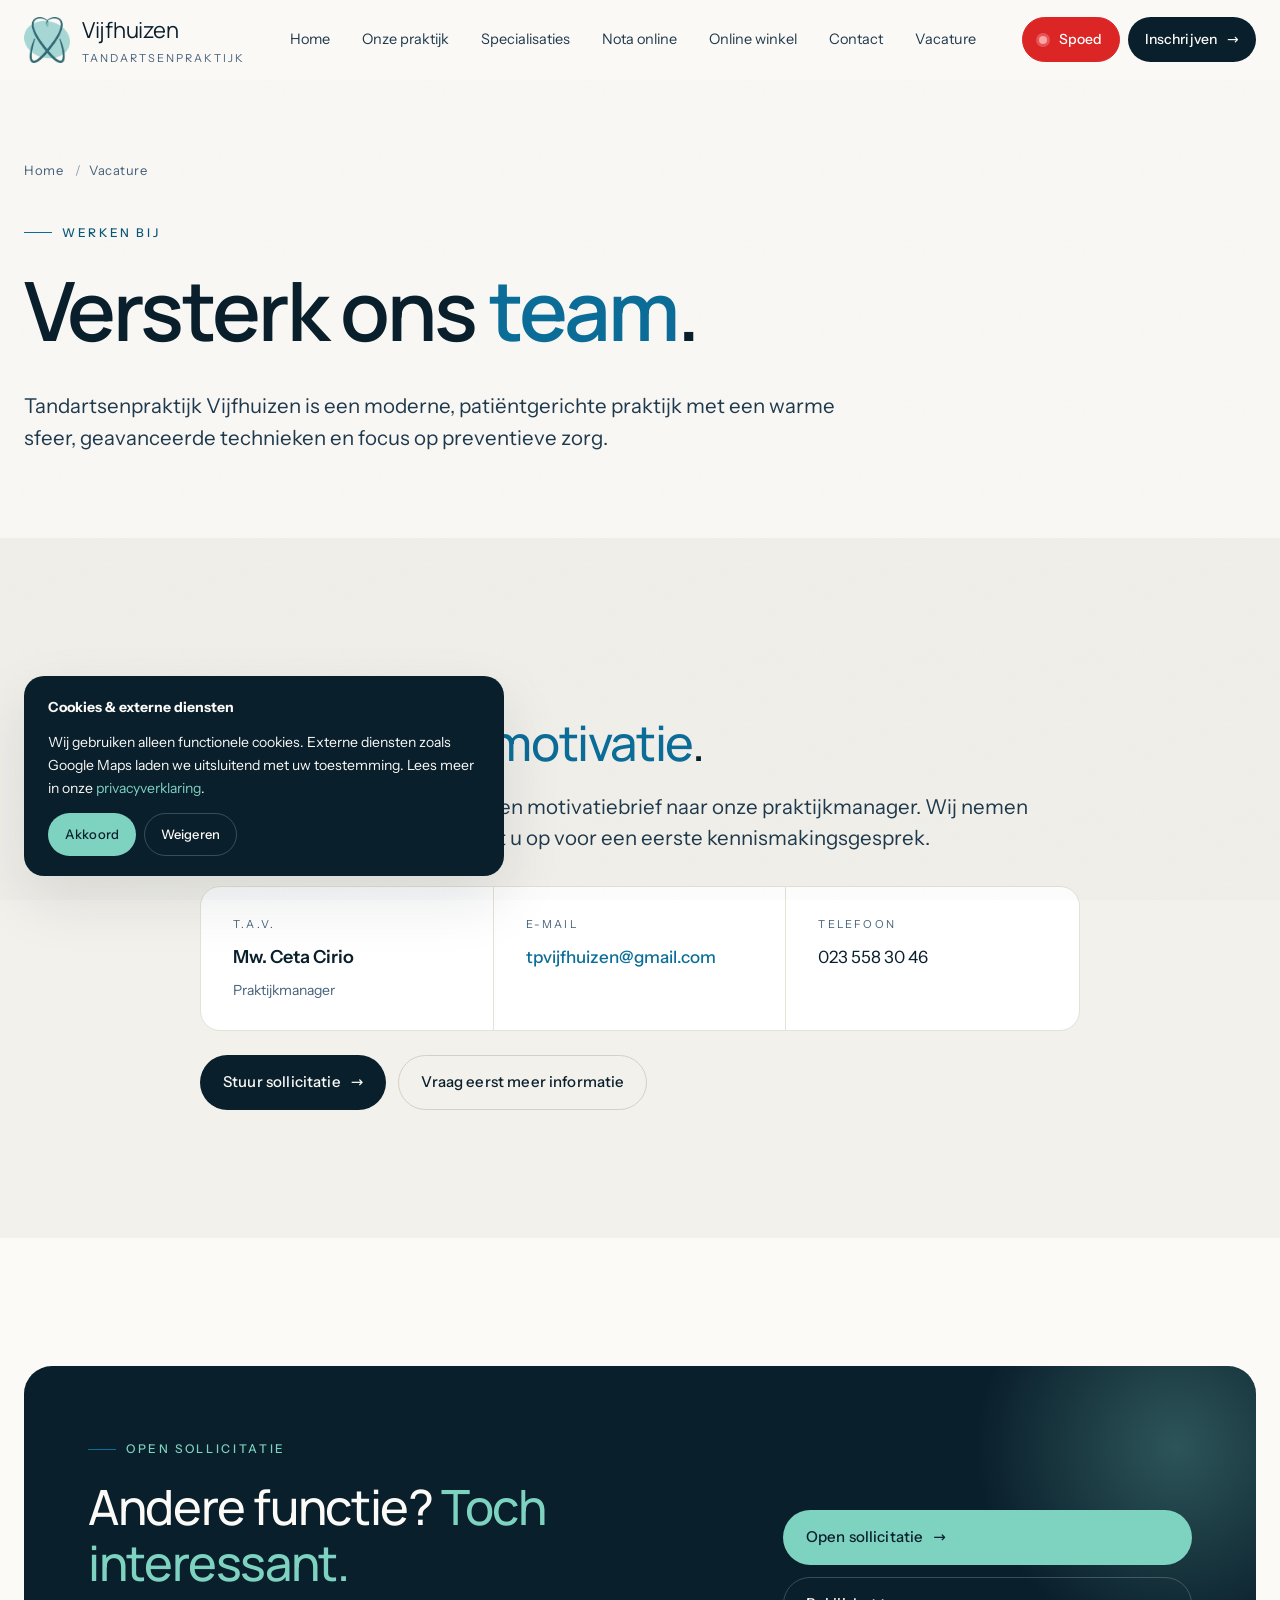
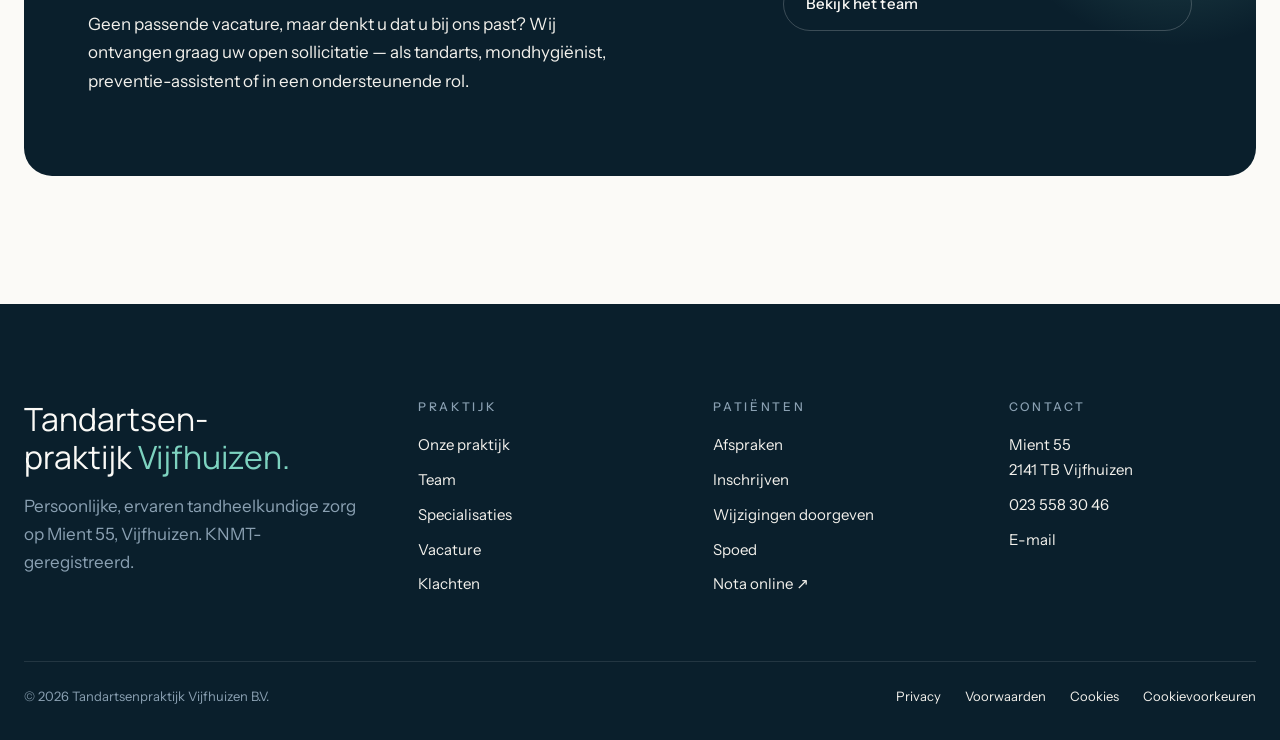
<file: vacature.html>
<!doctype html>
<html lang="nl">
<head>
<meta charset="utf-8" />
<meta name="viewport" content="width=device-width, initial-scale=1" />
<link rel="icon" type="image/png" href="assets/img/favicon.png" />
<title>Vacature tandartsassistent | Tandartsenpraktijk Vijfhuizen</title>
<meta name="description" content="Werken bij Tandartsenpraktijk Vijfhuizen — wij zoeken een tandartsassistent. Een collegiaal team in een moderne, patiëntgerichte praktijk." />
<link rel="canonical" href="https://tandartsenpraktijkvijfhuizen.com/vacature.html" />
<meta property="og:type" content="website" />
<meta property="og:site_name" content="Tandartsenpraktijk Vijfhuizen" />
<meta property="og:locale" content="nl_NL" />
<meta property="og:url" content="https://tandartsenpraktijkvijfhuizen.com/vacature.html" />
<meta property="og:title" content="Vacature tandartsassistent | Tandartsenpraktijk Vijfhuizen" />
<meta property="og:description" content="Werken bij Tandartsenpraktijk Vijfhuizen — wij zoeken een tandartsassistent. Een collegiaal team in een moderne, patiëntgerichte praktijk." />
<meta property="og:image" content="https://tandartsenpraktijkvijfhuizen.com/assets/img/logo-full.png" />
<meta name="twitter:card" content="summary_large_image" />
<meta name="twitter:title" content="Vacature tandartsassistent | Tandartsenpraktijk Vijfhuizen" />
<meta name="twitter:description" content="Werken bij Tandartsenpraktijk Vijfhuizen — wij zoeken een tandartsassistent. Een collegiaal team in een moderne, patiëntgerichte praktijk." />
<meta name="twitter:image" content="https://tandartsenpraktijkvijfhuizen.com/assets/img/logo-full.png" />
<link rel="stylesheet" href="assets/css/fonts.css" />
<link rel="stylesheet" href="assets/css/tokens.css" />
<link rel="stylesheet" href="assets/css/base.css" />
<link rel="stylesheet" href="assets/css/components.css" />
<link rel="stylesheet" href="assets/css/pages.css" />
</head>
<body>
<a class="skip-link" href="#main">Direct naar inhoud</a>

<header class="site-header">
  <div class="container">
    <a class="brand" href="index.html"><img class="brand-logo" src="assets/img/logo-mark.png" alt="Tandartsenpraktijk Vijfhuizen" /><span>Vijfhuizen<small>Tandartsenpraktijk</small></span></a>
    <nav class="nav" aria-label="Hoofdmenu"><a href="index.html">Home</a>
      <div class="nav-item"><a href="praktijk.html" class="nav-trigger">Onze praktijk</a><div class="dropdown"><a href="praktijk.html">Onze praktijk</a><a href="praktijk.html#missie">Missie &amp; visie</a><a href="team.html">Team</a><a href="afspraken.html">Afspraken</a><a href="klachten.html">Klachten</a></div></div>
      <a href="specialisaties.html">Specialisaties</a>
      <a href="https://www.infomedics.nl/" target="_blank" rel="noopener">Nota online</a>
      <a href="https://www.plein.nl/verzorging/mondverzorging/" target="_blank" rel="noopener">Online winkel</a>
      <div class="nav-item"><a href="contact.html" class="nav-trigger">Contact</a><div class="dropdown"><a href="contact.html">Contact</a><a href="spoed.html">Spoed</a><a href="inschrijven.html">Inschrijven</a><a href="wijzigingen.html">Wijzigingen doorgeven</a></div></div>
      <a href="vacature.html">Vacature</a>
    </nav>
    <div class="header-cta">
      <a class="btn btn-emerg" href="spoed.html">Spoed</a>
      <a class="btn btn-primary" href="inschrijven.html">Inschrijven <span class="arr">→</span></a>
      <button class="hamburger" aria-label="Menu" aria-expanded="false"><span></span><span></span><span></span></button>
    </div>
  </div>
</header>

<aside class="mobile-drawer" aria-label="Mobiel menu">
  <nav>
    <details><summary>Praktijk +</summary><a href="praktijk.html">Onze praktijk</a><a href="team.html">Team</a><a href="afspraken.html">Afspraken</a><a href="klachten.html">Klachten</a></details>
    <a href="specialisaties.html">Specialisaties</a>
    <a href="https://www.infomedics.nl/" target="_blank" rel="noopener">Nota online</a>
    <a href="https://www.plein.nl/verzorging/mondverzorging/" target="_blank" rel="noopener">Online winkel</a>
    <details><summary>Contact +</summary><a href="contact.html">Contact</a><a href="spoed.html">Spoed</a><a href="inschrijven.html">Inschrijven</a><a href="wijzigingen.html">Wijzigingen doorgeven</a></details>
    <a href="vacature.html">Vacature</a>
  </nav>
</aside>

<main id="main">

  <section class="page-hero">
    <div class="container">
      <div class="breadcrumb"><span><a href="index.html">Home</a></span><span>Vacature</span></div>
      <span class="eyebrow">Werken bij</span>
      <h1 data-reveal="line">Versterk ons <em>team</em>.</h1>
      <p class="lead" data-reveal style="margin-top:24px;">Tandartsenpraktijk Vijfhuizen is een moderne, patiëntgerichte praktijk met een warme sfeer, geavanceerde technieken en focus op preventieve zorg.</p>
    </div>
  </section>

  <section id="solliciteren" class="section" style="background:var(--paper-2);">
    <div class="container container-narrow">
      <span class="eyebrow">Solliciteren</span>
      <h2 data-reveal="line">Stuur ons uw <em>motivatie</em>.</h2>
      <p class="lead" data-reveal style="margin-top:16px;">Heeft u interesse? Stuur uw CV en motivatiebrief naar onze praktijkmanager. Wij nemen zo spoedig mogelijk contact met u op voor een eerste kennismakingsgesprek.</p>

      <div class="apply-card" data-reveal>
        <div>
          <span class="apply-label">T.a.v.</span>
          <strong>Mw. Ceta Cirio</strong>
          <span class="apply-role">Praktijkmanager</span>
        </div>
        <div>
          <span class="apply-label">E-mail</span>
          <a class="apply-mail" href="mailto:tpvijfhuizen@gmail.com?subject=Sollicitatie%20tandartsassistent">tpvijfhuizen@gmail.com</a>
        </div>
        <div>
          <span class="apply-label">Telefoon</span>
          <a href="tel:0235583046" style="color:var(--ink-900);">023 558 30 46</a>
        </div>
      </div>

      <div class="apply-actions">
        <a class="btn btn-primary" href="mailto:tpvijfhuizen@gmail.com?subject=Sollicitatie%20tandartsassistent">Stuur sollicitatie <span class="arr">→</span></a>
        <a class="btn btn-ghost" href="contact.html">Vraag eerst meer informatie</a>
      </div>
    </div>
  </section>

  <section class="section">
    <div class="container">
      <div class="cta-band" data-reveal>
        <div>
          <span class="eyebrow" style="color:var(--mint);">Open sollicitatie</span>
          <h2>Andere functie? <em>Toch interessant.</em></h2>
          <p>Geen passende vacature, maar denkt u dat u bij ons past? Wij ontvangen graag uw open sollicitatie — als tandarts, mondhygiënist, preventie-assistent of in een ondersteunende rol.</p>
        </div>
        <div class="actions">
          <a class="btn btn-mint" href="mailto:tpvijfhuizen@gmail.com?subject=Open%20sollicitatie">Open sollicitatie <span class="arr">→</span></a>
          <a class="btn btn-ghost" style="color:var(--paper);border-color:rgba(255,255,255,.2);" href="team.html">Bekijk het team</a>
        </div>
      </div>
    </div>
  </section>

</main>

<footer class="site-footer">
  <div class="container">
    <div class="footer-grid">
      <div><div class="footer-brand">Tandartsen-<br/>praktijk <em>Vijfhuizen.</em></div><p style="color:var(--ink-300);max-width:36ch;">Persoonlijke, ervaren tandheelkundige zorg op Mient 55, Vijfhuizen. KNMT-geregistreerd.</p></div>
      <div><h4>Praktijk</h4><ul><li><a href="praktijk.html">Onze praktijk</a></li><li><a href="team.html">Team</a></li><li><a href="specialisaties.html">Specialisaties</a></li><li><a href="vacature.html">Vacature</a></li><li><a href="klachten.html">Klachten</a></li></ul></div>
      <div><h4>Patiënten</h4><ul><li><a href="afspraken.html">Afspraken</a></li><li><a href="inschrijven.html">Inschrijven</a></li><li><a href="wijzigingen.html">Wijzigingen doorgeven</a></li><li><a href="spoed.html">Spoed</a></li><li><a href="https://www.infomedics.nl/" target="_blank" rel="noopener">Nota online ↗</a></li></ul></div>
      <div><h4>Contact</h4><ul><li>Mient 55<br/>2141 TB Vijfhuizen</li><li><a href="tel:0235583046">023 558 30 46</a></li><li><a href="mailto:tandartsenpraktijkvijfhuizen@gmail.com">E-mail</a></li></ul></div>
    </div>
    <div class="footer-bottom"><span>© <span id="yr"></span> Tandartsenpraktijk Vijfhuizen B.V.</span><div class="links"><a href="privacy.html">Privacy</a><a href="privacy.html#voorwaarden">Voorwaarden</a><a href="privacy.html#cookies">Cookies</a><a href="#" data-cookie-settings>Cookievoorkeuren</a></div></div>
  </div>
</footer>

<div class="cookie-banner">
  <strong>Cookies &amp; externe diensten</strong>
  <p style="margin:0;">Wij gebruiken alleen functionele cookies. Externe diensten zoals Google Maps laden we uitsluitend met uw toestemming. Lees meer in onze <a href="privacy.html#cookies" style="color:var(--mint);">privacyverklaring</a>.</p>
  <div class="actions">
    <button class="btn btn-mint" data-cookie="accept">Akkoord</button>
    <button class="btn btn-ghost" style="color:var(--paper);border-color:rgba(255,255,255,.2);" data-cookie="decline">Weigeren</button>
  </div>
</div>

<button class="to-top" aria-label="Terug naar boven"><svg width="18" height="18" viewBox="0 0 24 24" fill="none" stroke="currentColor" stroke-width="2"><path d="M12 19V5M5 12l7-7 7 7"/></svg></button>

<script>document.getElementById('yr').textContent = new Date().getFullYear();</script>
<script src="assets/js/consent.js"></script>
</body>
</html>
</file>
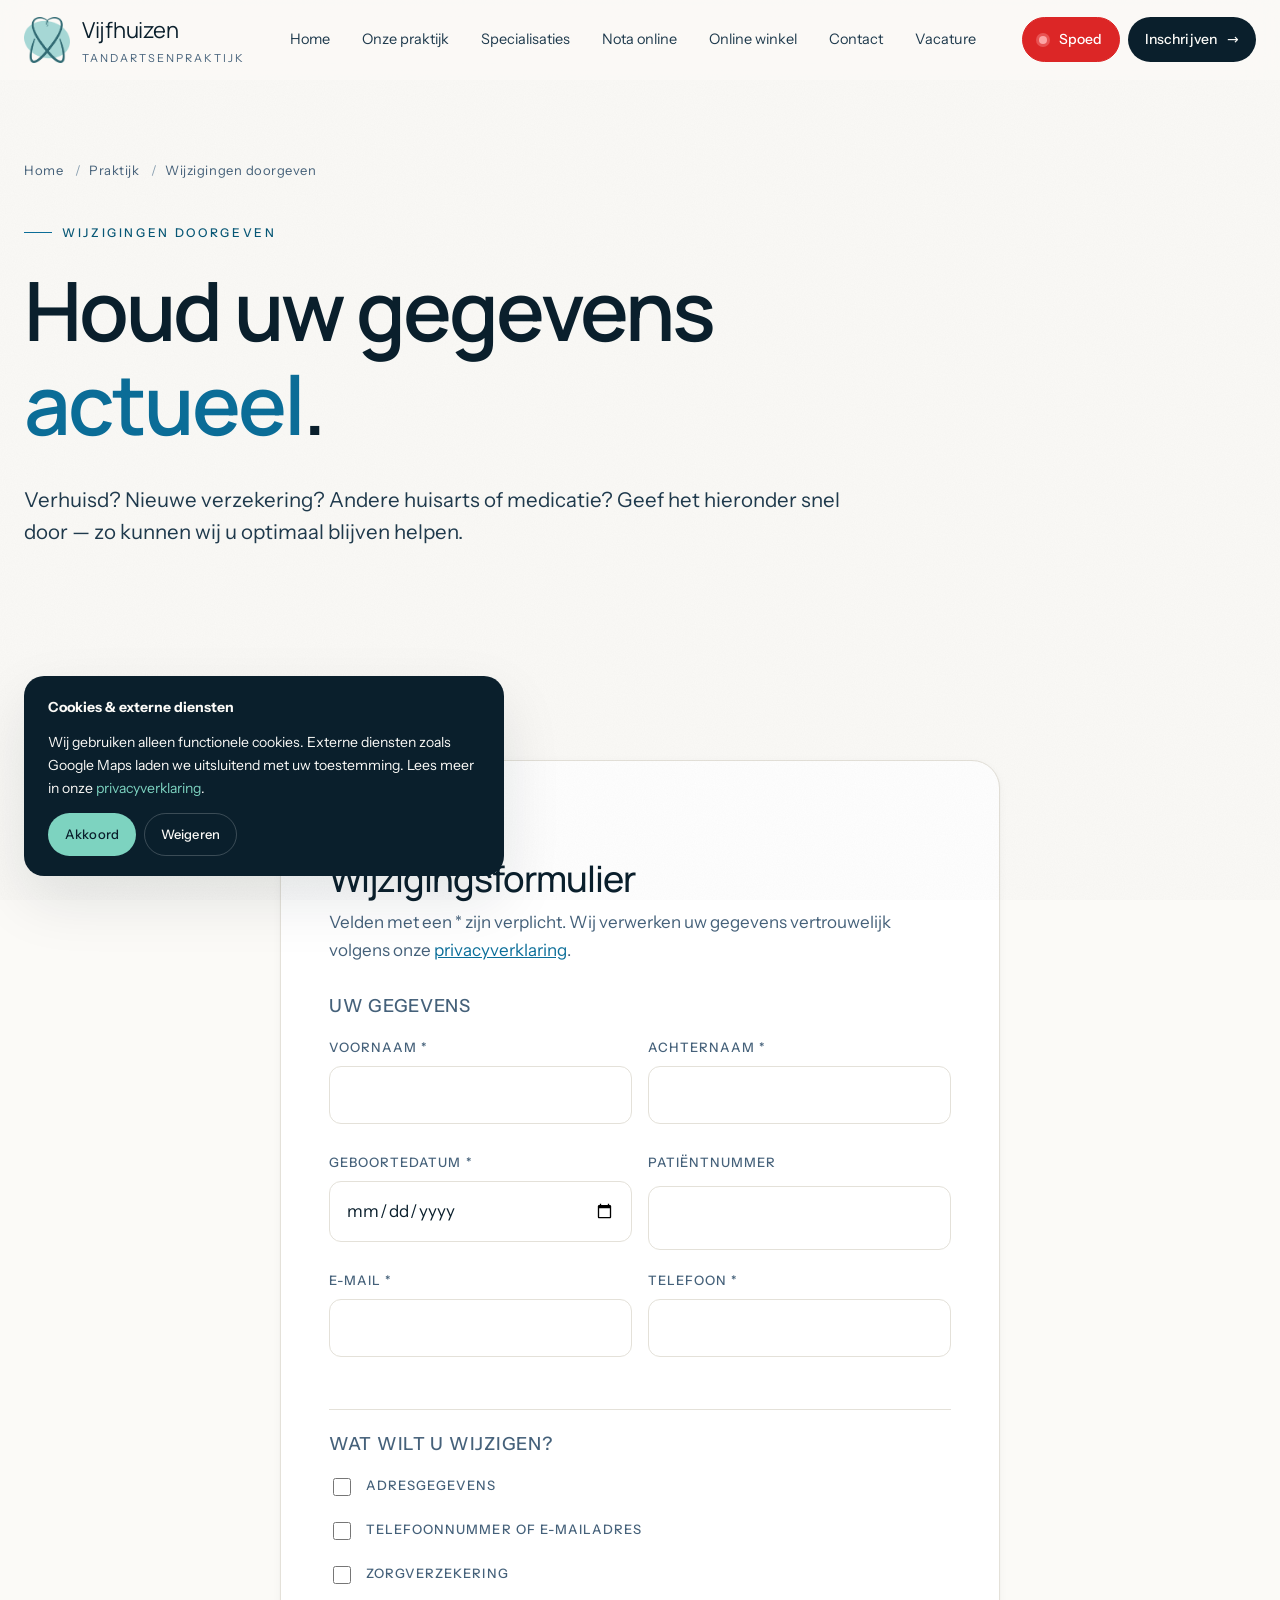
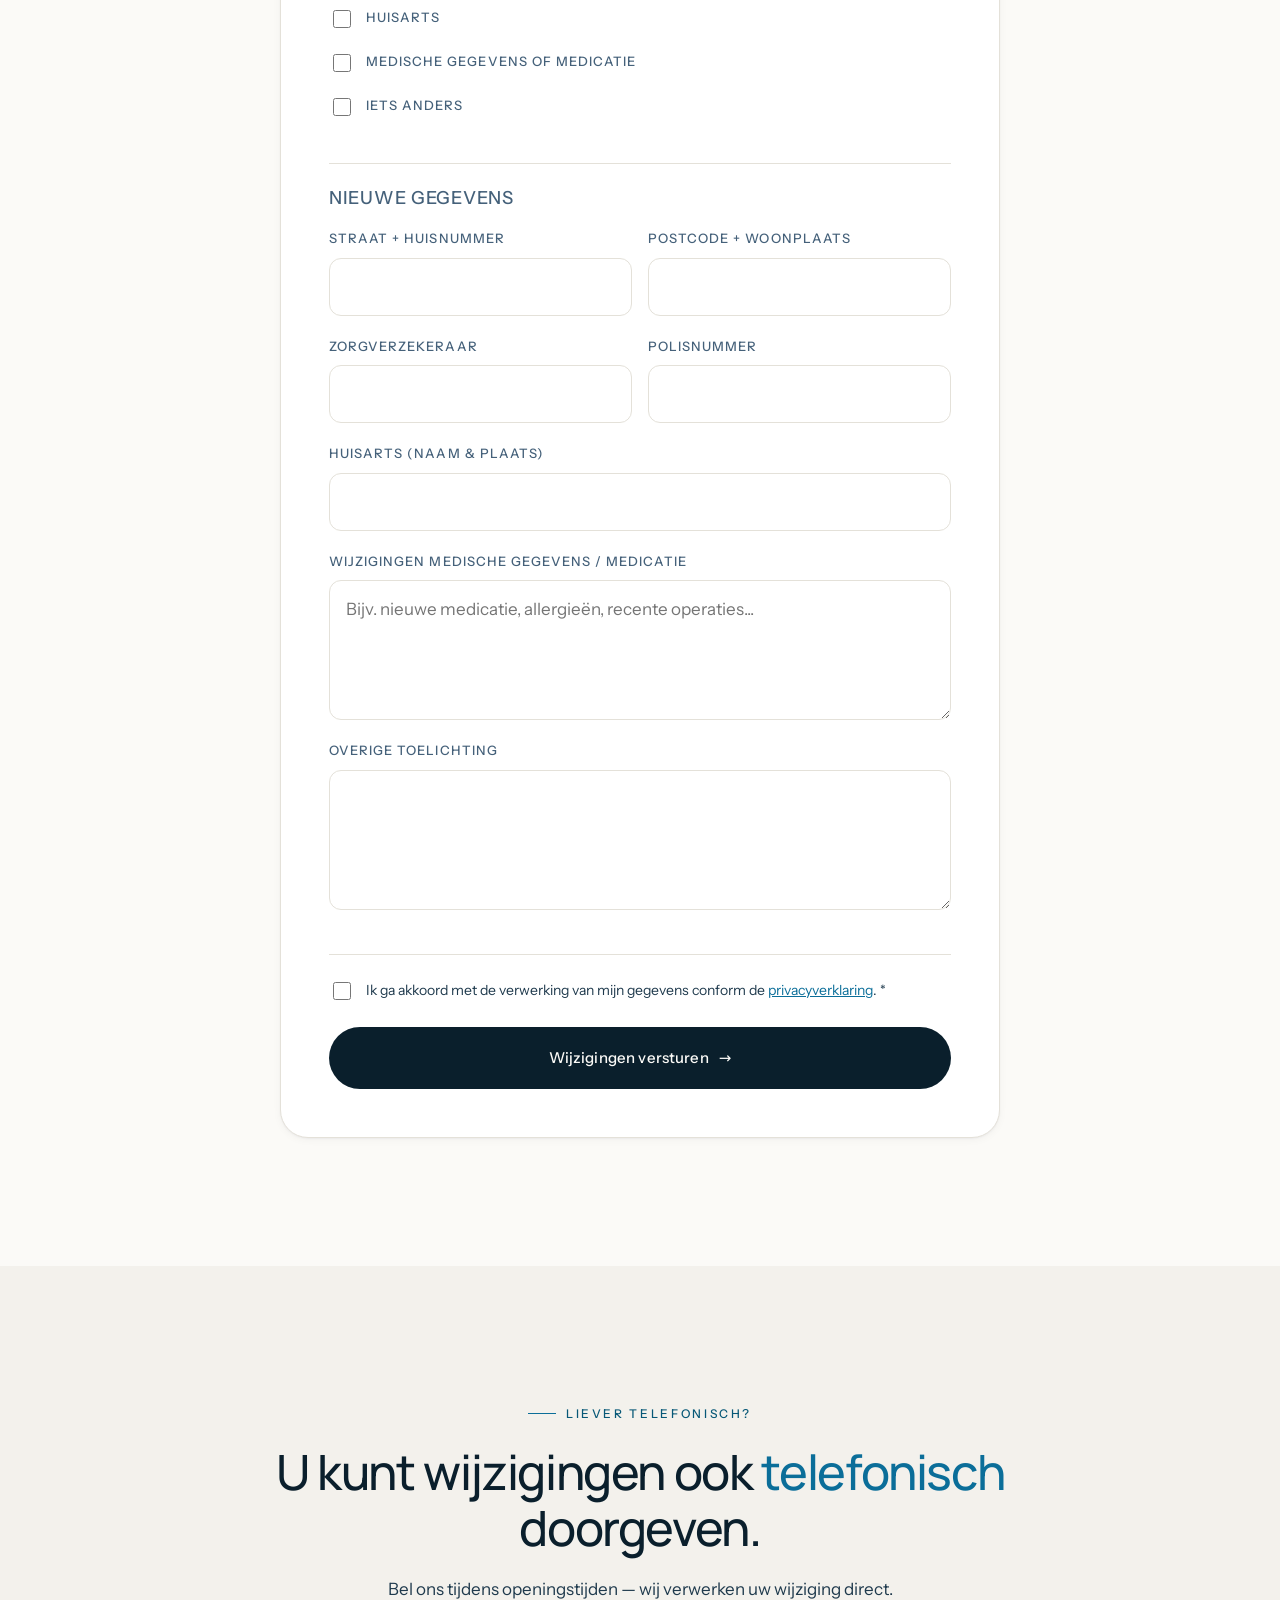
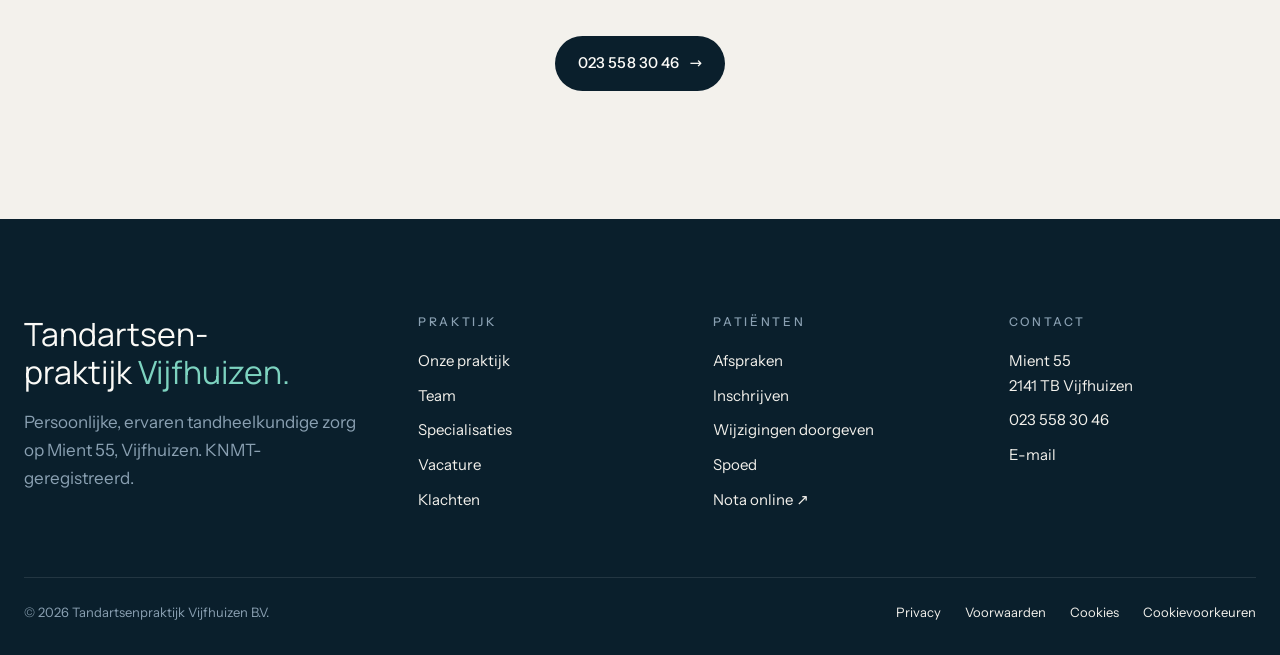
<file: wijzigingen.html>
<!doctype html>
<html lang="nl">
<head>
<meta charset="utf-8" />
<meta name="viewport" content="width=device-width, initial-scale=1" />
<link rel="icon" type="image/png" href="assets/img/favicon.png" />
<title>Wijzigingen doorgeven | Tandartsenpraktijk Vijfhuizen</title>
<meta name="description" content="Geef wijzigingen in uw gegevens — adres, telefoon, verzekering, huisarts of medicatie — eenvoudig online door." />
<link rel="canonical" href="https://tandartsenpraktijkvijfhuizen.com/wijzigingen.html" />
<meta property="og:type" content="website" />
<meta property="og:site_name" content="Tandartsenpraktijk Vijfhuizen" />
<meta property="og:locale" content="nl_NL" />
<meta property="og:url" content="https://tandartsenpraktijkvijfhuizen.com/wijzigingen.html" />
<meta property="og:title" content="Wijzigingen doorgeven | Tandartsenpraktijk Vijfhuizen" />
<meta property="og:description" content="Geef wijzigingen in uw gegevens — adres, telefoon, verzekering, huisarts of medicatie — eenvoudig online door." />
<meta property="og:image" content="https://tandartsenpraktijkvijfhuizen.com/assets/img/logo-full.png" />
<meta name="twitter:card" content="summary_large_image" />
<meta name="twitter:title" content="Wijzigingen doorgeven | Tandartsenpraktijk Vijfhuizen" />
<meta name="twitter:description" content="Geef wijzigingen in uw gegevens — adres, telefoon, verzekering, huisarts of medicatie — eenvoudig online door." />
<meta name="twitter:image" content="https://tandartsenpraktijkvijfhuizen.com/assets/img/logo-full.png" />
<link rel="stylesheet" href="assets/css/fonts.css" />
<link rel="stylesheet" href="assets/css/tokens.css" />
<link rel="stylesheet" href="assets/css/base.css" />
<link rel="stylesheet" href="assets/css/components.css" />
<link rel="stylesheet" href="assets/css/pages.css" />
</head>
<body>
<a class="skip-link" href="#main">Direct naar inhoud</a>

<header class="site-header">
  <div class="container">
    <a class="brand" href="index.html"><img class="brand-logo" src="assets/img/logo-mark.png" alt="Tandartsenpraktijk Vijfhuizen" /><span>Vijfhuizen<small>Tandartsenpraktijk</small></span></a>
    <nav class="nav" aria-label="Hoofdmenu"><a href="index.html">Home</a>
      <div class="nav-item"><a href="praktijk.html" class="nav-trigger">Onze praktijk</a><div class="dropdown"><a href="praktijk.html">Onze praktijk</a><a href="praktijk.html#missie">Missie &amp; visie</a><a href="team.html">Team</a><a href="afspraken.html">Afspraken</a><a href="klachten.html">Klachten</a></div></div>
      <a href="specialisaties.html">Specialisaties</a>
      <a href="https://www.infomedics.nl/" target="_blank" rel="noopener">Nota online</a>
      <a href="https://www.plein.nl/verzorging/mondverzorging/" target="_blank" rel="noopener">Online winkel</a>
      <div class="nav-item"><a href="contact.html" class="nav-trigger">Contact</a><div class="dropdown"><a href="contact.html">Contact</a><a href="spoed.html">Spoed</a><a href="inschrijven.html">Inschrijven</a><a href="wijzigingen.html">Wijzigingen doorgeven</a></div></div>
      <a href="vacature.html">Vacature</a>
    </nav>
    <div class="header-cta">
      <a class="btn btn-emerg" href="spoed.html">Spoed</a>
      <a class="btn btn-primary" href="inschrijven.html">Inschrijven <span class="arr">→</span></a>
      <button class="hamburger" aria-label="Menu" aria-expanded="false"><span></span><span></span><span></span></button>
    </div>
  </div>
</header>

<aside class="mobile-drawer" aria-label="Mobiel menu">
  <nav>
    <details><summary>Praktijk +</summary><a href="praktijk.html">Onze praktijk</a><a href="team.html">Team</a><a href="afspraken.html">Afspraken</a><a href="klachten.html">Klachten</a></details>
    <a href="specialisaties.html">Specialisaties</a>
    <a href="https://www.infomedics.nl/" target="_blank" rel="noopener">Nota online</a>
    <a href="https://www.plein.nl/verzorging/mondverzorging/" target="_blank" rel="noopener">Online winkel</a>
    <details><summary>Contact +</summary><a href="contact.html">Contact</a><a href="spoed.html">Spoed</a><a href="inschrijven.html">Inschrijven</a><a href="wijzigingen.html">Wijzigingen doorgeven</a></details>
    <a href="vacature.html">Vacature</a>
  </nav>
</aside>

<main id="main">

  <section class="page-hero">
    <div class="container">
      <div class="breadcrumb"><span><a href="index.html">Home</a></span><span><a href="praktijk.html">Praktijk</a></span><span>Wijzigingen doorgeven</span></div>
      <span class="eyebrow">Wijzigingen doorgeven</span>
      <h1 data-reveal="line">Houd uw gegevens <em>actueel</em>.</h1>
      <p class="lead" data-reveal style="margin-top:24px;">Verhuisd? Nieuwe verzekering? Andere huisarts of medicatie? Geef het hieronder snel door — zo kunnen wij u optimaal blijven helpen.</p>
    </div>
  </section>

  <section class="section">
    <div class="container">
      <div class="form-card">
        <span class="eyebrow">Formulier</span>
        <h2>Wijzigingsformulier</h2>
        <p class="sub">Velden met een * zijn verplicht. Wij verwerken uw gegevens vertrouwelijk volgens onze <a href="privacy.html" style="color:var(--primary);text-decoration:underline;">privacyverklaring</a>.</p>

        <form name="wijzigingen" data-netlify="true" data-netlify-honeypot="bot-field" data-validate method="post">
          <input type="hidden" name="form-name" value="wijzigingen" />
          <p class="hp-field" aria-hidden="true"><label>Laat dit veld leeg <input name="bot-field" tabindex="-1" autocomplete="off" /></label></p>

          <div class="form-section">
            <h3>Uw gegevens</h3>
            <div class="field-row">
              <div class="field"><label for="w-voor">Voornaam *</label><input id="w-voor" name="voornaam" required /><span class="field-error"></span></div>
              <div class="field"><label for="w-achter">Achternaam *</label><input id="w-achter" name="achternaam" required /><span class="field-error"></span></div>
            </div>
            <div class="field-row">
              <div class="field"><label for="w-geb">Geboortedatum *</label><input id="w-geb" type="date" name="geboortedatum" required /><span class="field-error"></span></div>
              <div class="field"><label for="w-pat">Patiëntnummer</label><input id="w-pat" name="patientnummer" /></div>
            </div>
            <div class="field-row">
              <div class="field"><label for="w-mail">E-mail *</label><input id="w-mail" type="email" name="email" required /><span class="field-error"></span></div>
              <div class="field"><label for="w-tel">Telefoon *</label><input id="w-tel" type="tel" name="telefoon" required /><span class="field-error"></span></div>
            </div>
          </div>

          <div class="form-section">
            <h3>Wat wilt u wijzigen?</h3>
            <div class="field"><label class="checkbox"><input type="checkbox" name="wijziging[]" value="adres" /> <span>Adresgegevens</span></label></div>
            <div class="field"><label class="checkbox"><input type="checkbox" name="wijziging[]" value="contact" /> <span>Telefoonnummer of e-mailadres</span></label></div>
            <div class="field"><label class="checkbox"><input type="checkbox" name="wijziging[]" value="verzekering" /> <span>Zorgverzekering</span></label></div>
            <div class="field"><label class="checkbox"><input type="checkbox" name="wijziging[]" value="huisarts" /> <span>Huisarts</span></label></div>
            <div class="field"><label class="checkbox"><input type="checkbox" name="wijziging[]" value="medisch" /> <span>Medische gegevens of medicatie</span></label></div>
            <div class="field"><label class="checkbox"><input type="checkbox" name="wijziging[]" value="anders" /> <span>Iets anders</span></label></div>
          </div>

          <div class="form-section">
            <h3>Nieuwe gegevens</h3>
            <div class="field-row">
              <div class="field"><label for="w-straat">Straat + huisnummer</label><input id="w-straat" name="straat" /></div>
              <div class="field"><label for="w-pc">Postcode + woonplaats</label><input id="w-pc" name="postcode" /></div>
            </div>
            <div class="field-row">
              <div class="field"><label for="w-verz">Zorgverzekeraar</label><input id="w-verz" name="verzekeraar" /></div>
              <div class="field"><label for="w-polis">Polisnummer</label><input id="w-polis" name="polis" /></div>
            </div>
            <div class="field"><label for="w-huis">Huisarts (naam &amp; plaats)</label><input id="w-huis" name="huisarts" /></div>
            <div class="field"><label for="w-medisch">Wijzigingen medische gegevens / medicatie</label><textarea id="w-medisch" name="medisch" placeholder="Bijv. nieuwe medicatie, allergieën, recente operaties..."></textarea></div>
            <div class="field"><label for="w-overig">Overige toelichting</label><textarea id="w-overig" name="overig"></textarea></div>
          </div>

          <div class="form-section">
            <label class="checkbox"><input type="checkbox" name="akkoord" value="ja" required /> <span>Ik ga akkoord met de verwerking van mijn gegevens conform de <a href="privacy.html" style="color:var(--primary);text-decoration:underline;">privacyverklaring</a>. *</span></label>
          </div>

          <button type="submit" class="btn btn-primary" style="width:100%;justify-content:center;padding:18px;">Wijzigingen versturen <span class="arr">→</span></button>

          <div class="form-success card" hidden style="margin-top:24px;border-color:var(--mint);background:var(--mint-50);">
            <h3 style="margin-top:0;">Bedankt!</h3>
            <p>We hebben uw wijzigingen ontvangen en verwerken ze zo spoedig mogelijk. U ontvangt een bevestiging per e-mail.</p>
          </div>

        </form>
      </div>
    </div>
  </section>

  <section class="section" style="background:var(--paper-2);">
    <div class="container container-narrow" style="text-align:center;">
      <span class="eyebrow" style="justify-content:center;">Liever telefonisch?</span>
      <h2>U kunt wijzigingen ook <em>telefonisch</em> doorgeven.</h2>
      <p>Bel ons tijdens openingstijden — wij verwerken uw wijziging direct.</p>
      <a class="btn btn-primary" href="tel:0235583046" style="margin-top:16px;">023 558 30 46 <span class="arr">→</span></a>
    </div>
  </section>

</main>

<footer class="site-footer">
  <div class="container">
    <div class="footer-grid">
      <div><div class="footer-brand">Tandartsen-<br/>praktijk <em>Vijfhuizen.</em></div><p style="color:var(--ink-300);max-width:36ch;">Persoonlijke, ervaren tandheelkundige zorg op Mient 55, Vijfhuizen. KNMT-geregistreerd.</p></div>
      <div><h4>Praktijk</h4><ul><li><a href="praktijk.html">Onze praktijk</a></li><li><a href="team.html">Team</a></li><li><a href="specialisaties.html">Specialisaties</a></li><li><a href="vacature.html">Vacature</a></li><li><a href="klachten.html">Klachten</a></li></ul></div>
      <div><h4>Patiënten</h4><ul><li><a href="afspraken.html">Afspraken</a></li><li><a href="inschrijven.html">Inschrijven</a></li><li><a href="wijzigingen.html">Wijzigingen doorgeven</a></li><li><a href="spoed.html">Spoed</a></li><li><a href="https://www.infomedics.nl/" target="_blank" rel="noopener">Nota online ↗</a></li></ul></div>
      <div><h4>Contact</h4><ul><li>Mient 55<br/>2141 TB Vijfhuizen</li><li><a href="tel:0235583046">023 558 30 46</a></li><li><a href="mailto:tandartsenpraktijkvijfhuizen@gmail.com">E-mail</a></li></ul></div>
    </div>
    <div class="footer-bottom"><span>© <span id="yr"></span> Tandartsenpraktijk Vijfhuizen B.V.</span><div class="links"><a href="privacy.html">Privacy</a><a href="privacy.html#voorwaarden">Voorwaarden</a><a href="privacy.html#cookies">Cookies</a><a href="#" data-cookie-settings>Cookievoorkeuren</a></div></div>
  </div>
</footer>

<div class="cookie-banner">
  <strong>Cookies &amp; externe diensten</strong>
  <p style="margin:0;">Wij gebruiken alleen functionele cookies. Externe diensten zoals Google Maps laden we uitsluitend met uw toestemming. Lees meer in onze <a href="privacy.html#cookies" style="color:var(--mint);">privacyverklaring</a>.</p>
  <div class="actions">
    <button class="btn btn-mint" data-cookie="accept">Akkoord</button>
    <button class="btn btn-ghost" style="color:var(--paper);border-color:rgba(255,255,255,.2);" data-cookie="decline">Weigeren</button>
  </div>
</div>

<button class="to-top" aria-label="Terug naar boven"><svg width="18" height="18" viewBox="0 0 24 24" fill="none" stroke="currentColor" stroke-width="2"><path d="M12 19V5M5 12l7-7 7 7"/></svg></button>

<script>document.getElementById('yr').textContent = new Date().getFullYear();</script>
<script src="assets/js/consent.js"></script>
</body>
</html>
</file>
<file: assets/css/fonts.css>
/* Zelf-gehoste Google Fonts (Manrope + Instrument Sans) — latin & latin-ext, font-display:swap */
/* latin-ext */
@font-face {
  font-family: 'Instrument Sans';
  font-style: italic;
  font-weight: 400 700;
  font-stretch: 100%;
  font-display: swap;
  src: url(../fonts/font-0.woff2) format('woff2');
  unicode-range: U+0100-02BA, U+02BD-02C5, U+02C7-02CC, U+02CE-02D7, U+02DD-02FF, U+0304, U+0308, U+0329, U+1D00-1DBF, U+1E00-1E9F, U+1EF2-1EFF, U+2020, U+20A0-20AB, U+20AD-20C0, U+2113, U+2C60-2C7F, U+A720-A7FF;
}
/* latin */
@font-face {
  font-family: 'Instrument Sans';
  font-style: italic;
  font-weight: 400 700;
  font-stretch: 100%;
  font-display: swap;
  src: url(../fonts/font-1.woff2) format('woff2');
  unicode-range: U+0000-00FF, U+0131, U+0152-0153, U+02BB-02BC, U+02C6, U+02DA, U+02DC, U+0304, U+0308, U+0329, U+2000-206F, U+20AC, U+2122, U+2191, U+2193, U+2212, U+2215, U+FEFF, U+FFFD;
}
/* latin-ext */
@font-face {
  font-family: 'Instrument Sans';
  font-style: normal;
  font-weight: 400 700;
  font-stretch: 100%;
  font-display: swap;
  src: url(../fonts/font-2.woff2) format('woff2');
  unicode-range: U+0100-02BA, U+02BD-02C5, U+02C7-02CC, U+02CE-02D7, U+02DD-02FF, U+0304, U+0308, U+0329, U+1D00-1DBF, U+1E00-1E9F, U+1EF2-1EFF, U+2020, U+20A0-20AB, U+20AD-20C0, U+2113, U+2C60-2C7F, U+A720-A7FF;
}
/* latin */
@font-face {
  font-family: 'Instrument Sans';
  font-style: normal;
  font-weight: 400 700;
  font-stretch: 100%;
  font-display: swap;
  src: url(../fonts/font-3.woff2) format('woff2');
  unicode-range: U+0000-00FF, U+0131, U+0152-0153, U+02BB-02BC, U+02C6, U+02DA, U+02DC, U+0304, U+0308, U+0329, U+2000-206F, U+20AC, U+2122, U+2191, U+2193, U+2212, U+2215, U+FEFF, U+FFFD;
}
/* latin-ext */
@font-face {
  font-family: 'Manrope';
  font-style: normal;
  font-weight: 200 800;
  font-display: swap;
  src: url(../fonts/font-4.woff2) format('woff2');
  unicode-range: U+0100-02BA, U+02BD-02C5, U+02C7-02CC, U+02CE-02D7, U+02DD-02FF, U+0304, U+0308, U+0329, U+1D00-1DBF, U+1E00-1E9F, U+1EF2-1EFF, U+2020, U+20A0-20AB, U+20AD-20C0, U+2113, U+2C60-2C7F, U+A720-A7FF;
}
/* latin */
@font-face {
  font-family: 'Manrope';
  font-style: normal;
  font-weight: 200 800;
  font-display: swap;
  src: url(../fonts/font-5.woff2) format('woff2');
  unicode-range: U+0000-00FF, U+0131, U+0152-0153, U+02BB-02BC, U+02C6, U+02DA, U+02DC, U+0304, U+0308, U+0329, U+2000-206F, U+20AC, U+2122, U+2191, U+2193, U+2212, U+2215, U+FEFF, U+FFFD;
}
</file>
<file: assets/css/tokens.css>
:root {
  /* Color tokens — clean medisch met editorial warmth */
  --ink-900: #0A1F2C;
  --ink-700: #1F3A4D;
  --ink-500: #45617A;
  --ink-300: #8AA0B2;

  --paper: #FBFAF7;
  --paper-2: #F3F1EC;
  --white: #FFFFFF;
  --line: #E4E1D9;
  --line-2: #D4D0C5;

  --primary: #0B6E99;
  --primary-700: #075877;
  --primary-50: #E8F2F7;

  --mint: #7DD3C0;
  --mint-50: #E6F6F1;

  --gold: #C9A961;
  --warn: #B45309;

  /* Type */
  --font-display: "Manrope", "Inter", -apple-system, system-ui, sans-serif;
  --font-body: "Instrument Sans", "Inter", -apple-system, system-ui, sans-serif;
  --font-mono: "JetBrains Mono", ui-monospace, monospace;

  /* Spacing scale */
  --s-1: 4px;
  --s-2: 8px;
  --s-3: 12px;
  --s-4: 16px;
  --s-5: 24px;
  --s-6: 32px;
  --s-7: 48px;
  --s-8: 64px;
  --s-9: 96px;
  --s-10: 128px;

  /* Radius */
  --r-sm: 6px;
  --r-md: 12px;
  --r-lg: 20px;
  --r-xl: 28px;
  --r-pill: 999px;

  /* Shadow */
  --sh-1: 0 1px 2px rgba(10,31,44,.04), 0 2px 8px rgba(10,31,44,.04);
  --sh-2: 0 4px 12px rgba(10,31,44,.06), 0 12px 32px rgba(10,31,44,.06);
  --sh-3: 0 24px 60px rgba(10,31,44,.10);

  /* Motion */
  --ease: cubic-bezier(.22,1,.36,1);
  --ease-in: cubic-bezier(.7,0,.84,0);
  --t-fast: 200ms;
  --t-med: 450ms;
  --t-slow: 800ms;

  /* Layout */
  --container: 1240px;
  --container-narrow: 880px;
  --header-h: 80px;
}
</file>
<file: assets/css/base.css>
*, *::before, *::after { box-sizing: border-box; }
html { -webkit-text-size-adjust: 100%; scroll-behavior: smooth; }
body {
  margin: 0;
  font-family: var(--font-body);
  font-size: 17px;
  line-height: 1.65;
  color: var(--ink-700);
  background: var(--paper);
  -webkit-font-smoothing: antialiased;
  text-rendering: optimizeLegibility;
  overflow-x: hidden;
}

/* Subtle grain on paper background */
body::before {
  content: "";
  position: fixed; inset: 0;
  pointer-events: none;
  z-index: 1;
  opacity: .35;
  mix-blend-mode: multiply;
  background-image: url("data:image/svg+xml;utf8,<svg xmlns='http://www.w3.org/2000/svg' width='160' height='160'><filter id='n'><feTurbulence type='fractalNoise' baseFrequency='.9' numOctaves='2' stitchTiles='stitch'/><feColorMatrix values='0 0 0 0 0 0 0 0 0 0 0 0 0 0 0 0 0 0 .06 0'/></filter><rect width='100%25' height='100%25' filter='url(%23n)'/></svg>");
}

img, svg, video { max-width: 100%; display: block; }
a { color: inherit; text-decoration: none; }
button { font: inherit; color: inherit; cursor: pointer; background: none; border: 0; }

h1, h2, h3, h4 {
  font-family: var(--font-display);
  font-weight: 500;
  font-style: normal;
  color: var(--ink-900);
  letter-spacing: -.02em;
  line-height: 1.15;
  margin: 0 0 .4em;
}
h1 { font-size: clamp(40px, 6.4vw, 84px); font-weight: 600; letter-spacing: -.035em; }
h2 { font-size: clamp(30px, 3.8vw, 52px); font-weight: 500; letter-spacing: -.028em; }
h3 { font-size: clamp(22px, 2.2vw, 30px); font-weight: 500; }
h4 { font-size: 18px; font-family: var(--font-body); font-weight: 500; letter-spacing: .04em; text-transform: uppercase; color: var(--ink-500); }
p { margin: 0 0 1em; }
em { font-style: normal; font-family: var(--font-display); font-weight: inherit; color: var(--primary); }

::selection { background: var(--primary); color: var(--white); }

.container { width: min(100% - 48px, var(--container)); margin-inline: auto; }
.container-narrow { width: min(100% - 48px, var(--container-narrow)); margin-inline: auto; }

.section { padding: clamp(64px, 10vw, 128px) 0; position: relative; }
.section-tight { padding: clamp(48px, 7vw, 88px) 0; }

.eyebrow {
  display: inline-flex;
  align-items: center;
  gap: 10px;
  font-size: 12px;
  letter-spacing: .22em;
  text-transform: uppercase;
  color: var(--primary-700);
  font-weight: 500;
  margin-bottom: 20px;
}
.eyebrow::before {
  content: "";
  width: 28px; height: 1px;
  background: var(--primary);
}

.lead { font-size: clamp(18px, 1.6vw, 22px); line-height: 1.55; color: var(--ink-700); max-width: 60ch; }

.skip-link {
  position: absolute; left: -9999px; top: 0;
  background: var(--ink-900); color: var(--white);
  padding: 12px 16px; z-index: 100;
}
.skip-link:focus { left: 16px; top: 16px; }

:focus-visible {
  outline: 2px solid var(--primary);
  outline-offset: 3px;
  border-radius: 4px;
}

@media (prefers-reduced-motion: reduce) {
  *, *::before, *::after {
    animation-duration: 0ms !important;
    transition-duration: 0ms !important;
  }
  html { scroll-behavior: auto; }
}
</file>
<file: assets/css/components.css>
/* ===== Buttons ===== */
.btn {
  display: inline-flex; align-items: center; gap: 10px;
  padding: 14px 22px;
  border-radius: var(--r-pill);
  font-weight: 500;
  font-size: 15px;
  letter-spacing: .01em;
  transition: transform var(--t-fast) var(--ease), background var(--t-fast), color var(--t-fast), box-shadow var(--t-fast);
  white-space: nowrap;
  border: 1px solid transparent;
}
.btn .arr { transition: transform var(--t-fast) var(--ease); }
.btn:hover .arr { transform: translateX(4px); }
.btn-primary { background: var(--ink-900); color: var(--paper); }
.btn-primary:hover { background: var(--primary); }
.btn-ghost { background: transparent; color: var(--ink-900); border-color: var(--line-2); }
.btn-ghost:hover { background: var(--ink-900); color: var(--paper); border-color: var(--ink-900); }
.btn-mint { background: var(--mint); color: var(--ink-900); }
.btn-mint:hover { background: var(--ink-900); color: var(--mint); }
.btn-warn { background: #FEE7D6; color: var(--warn); border-color: #F4C9A4; }
.btn-warn:hover { background: var(--warn); color: var(--white); }

/* Afspraken notice banner */
.appt-notice {
  display: flex;
  gap: 14px;
  align-items: flex-start;
  background: var(--primary-50, #EEF6FB);
  border: 1px solid var(--primary-100, #BEE0F0);
  border-left: 4px solid var(--primary);
  border-radius: var(--r-lg);
  padding: 18px 24px;
  margin: 32px 0 0;
  font-size: 14.5px;
  line-height: 1.65;
  color: var(--ink-700);
}
.appt-notice .appt-icon {
  flex-shrink: 0;
  margin-top: 2px;
  color: var(--primary);
}
.appt-notice p { margin: 0; }
.appt-notice a { color: var(--primary); text-decoration: underline; text-underline-offset: 2px; }
.appt-notice strong { color: var(--ink-900); }
.appt-notice em { font-style: italic; }
.btn-emerg {
  background: #DC2626;
  color: #FFFFFF;
  border-color: #DC2626;
  box-shadow: 0 0 0 0 rgba(220,38,38,.45);
  animation: emerg-pulse 2.4s var(--ease) infinite;
}
.btn-emerg:hover { background: #B91C1C; border-color: #B91C1C; color: #fff; }
.btn-emerg::before {
  content: ""; width: 8px; height: 8px; border-radius: 50%;
  background: #FCA5A5; box-shadow: 0 0 0 3px rgba(252,165,165,.35);
  margin-right: 2px;
}
@keyframes emerg-pulse {
  0%,100% { box-shadow: 0 0 0 0 rgba(220,38,38,.45); }
  50% { box-shadow: 0 0 0 8px rgba(220,38,38,0); }
}

/* ===== Header ===== */
.site-header {
  position: fixed; inset: 0 0 auto 0;
  z-index: 50;
  height: var(--header-h);
  display: flex; align-items: center;
  transition: background var(--t-med) var(--ease), box-shadow var(--t-med) var(--ease), border-color var(--t-med) var(--ease);
  border-bottom: 1px solid transparent;
  background: rgba(251, 250, 247, .72);
  backdrop-filter: saturate(180%) blur(14px);
  -webkit-backdrop-filter: saturate(180%) blur(14px);
}
.site-header.is-scrolled {
  background: rgba(251, 250, 247, .9);
  border-bottom-color: var(--line);
  box-shadow: 0 1px 24px rgba(10, 31, 44, .06);
}
.site-header .container {
  display: flex; align-items: center; justify-content: space-between; gap: 24px;
}
.brand {
  display: flex; align-items: center; gap: 12px;
  font-family: var(--font-display);
  font-size: 22px;
  letter-spacing: -.02em;
  color: var(--ink-900);
}
.brand-logo {
  width: 46px; height: 46px;
  object-fit: contain;
  display: block;
  flex-shrink: 0;
}
.brand small { display:block; font-family: var(--font-body); font-size: 11px; letter-spacing: .18em; text-transform: uppercase; color: var(--ink-500); }

.nav { display: flex; align-items: center; gap: 4px; }
.nav a, .nav .nav-trigger {
  padding: 10px 14px;
  font-size: 14.5px;
  color: var(--ink-700);
  border-radius: var(--r-pill);
  position: relative;
  display: inline-flex; align-items: center; gap: 6px;
}
.nav a:hover, .nav .nav-trigger:hover { color: var(--ink-900); }
.nav-item { position: relative; }
.nav-item .dropdown {
  position: absolute; top: calc(100% + 6px); left: 0;
  background: var(--paper);
  border: 1px solid var(--line);
  border-radius: var(--r-md);
  box-shadow: var(--sh-2);
  padding: 8px;
  min-width: 240px;
  opacity: 0; visibility: hidden; transform: translateY(-6px);
  transition: opacity var(--t-fast), transform var(--t-fast), visibility var(--t-fast);
}
.nav-item:hover .dropdown,
.nav-item:focus-within .dropdown { opacity: 1; visibility: visible; transform: translateY(0); }
.dropdown a {
  display: block; padding: 10px 12px; border-radius: 8px;
  font-size: 14px;
}
.dropdown a:hover { background: var(--paper-2); color: var(--ink-900); }

.header-cta { display: flex; align-items: center; gap: 8px; }
.header-cta .btn { padding: 10px 16px; font-size: 14px; }

.hamburger {
  display: none;
  width: 44px; height: 44px;
  border-radius: 50%;
  border: 1px solid var(--line-2);
  position: relative;
}
.hamburger span {
  position: absolute; left: 12px; right: 12px; height: 1.5px;
  background: var(--ink-900);
  transition: transform var(--t-fast), opacity var(--t-fast);
}
.hamburger span:nth-child(1) { top: 16px; }
.hamburger span:nth-child(2) { top: 22px; }
.hamburger span:nth-child(3) { top: 28px; }
.hamburger.is-open span:nth-child(1) { transform: translateY(6px) rotate(45deg); }
.hamburger.is-open span:nth-child(2) { opacity: 0; }
.hamburger.is-open span:nth-child(3) { transform: translateY(-6px) rotate(-45deg); }

/* Mobile drawer */
.mobile-drawer {
  position: fixed; inset: 0;
  background: var(--paper);
  z-index: 49;
  padding: 96px 32px 32px;
  transform: translateX(100%);
  transition: transform var(--t-med) var(--ease);
  overflow-y: auto;
}
.mobile-drawer.is-open { transform: translateX(0); }
.mobile-drawer nav a {
  display: block;
  padding: 14px 0;
  font-family: var(--font-display);
  font-size: 28px;
  color: var(--ink-900);
  border-bottom: 1px solid var(--line);
}
.mobile-drawer details { border-bottom: 1px solid var(--line); }
.mobile-drawer summary {
  padding: 14px 0;
  font-family: var(--font-display);
  font-size: 28px;
  color: var(--ink-900);
  cursor: pointer;
  list-style: none;
  display: flex; justify-content: space-between; align-items: center;
}
.mobile-drawer summary::-webkit-details-marker { display: none; }
.mobile-drawer details a { font-size: 18px; padding: 8px 0; border: 0; }

@media (max-width: 1180px) {
  .nav, .header-cta .btn-ghost { display: none; }
  .hamburger { display: block; }
}
@media (max-width: 480px) {
  .header-cta .btn-emerg { padding: 8px 12px; font-size: 13px; }
  .header-cta .btn-primary { padding: 8px 12px; font-size: 13px; }
  .brand small { display: none; }
}

/* ===== Footer ===== */
.site-footer {
  background: var(--ink-900);
  color: var(--paper-2);
  padding: 96px 0 32px;
  position: relative;
  z-index: 2;
}
.site-footer h4 { color: var(--paper); }
.site-footer a { color: var(--paper-2); }
.site-footer a:hover { color: var(--mint); }
.footer-grid {
  display: grid;
  grid-template-columns: 1.4fr 1fr 1fr 1fr;
  gap: 48px;
  padding-bottom: 64px;
  border-bottom: 1px solid rgba(255,255,255,.1);
}
.footer-grid h4 { font-size: 12px; letter-spacing: .22em; margin-bottom: 20px; color: var(--ink-300); }
.footer-grid ul { list-style: none; padding: 0; margin: 0; display: grid; gap: 10px; font-size: 15px; }
.footer-brand { font-family: var(--font-display); font-size: 32px; color: var(--paper); line-height: 1.2; margin-bottom: 16px; }
.footer-brand em { color: var(--mint); }
.footer-bottom {
  display: flex; justify-content: space-between; align-items: center;
  padding-top: 24px;
  font-size: 13px; color: var(--ink-300);
  flex-wrap: wrap; gap: 16px;
}
.footer-bottom a { font-size: 13px; }
.footer-bottom .links { display: flex; gap: 24px; flex-wrap: wrap; }
@media (max-width: 768px) {
  .footer-grid { grid-template-columns: 1fr 1fr; gap: 32px; }
}

/* ===== Cards ===== */
.card {
  background: var(--white);
  border: 1px solid var(--line);
  border-radius: var(--r-lg);
  padding: 28px;
  transition: transform var(--t-med) var(--ease), box-shadow var(--t-med) var(--ease), border-color var(--t-med) var(--ease);
  position: relative;
  overflow: hidden;
}
.card:hover {
  transform: translateY(-4px);
  box-shadow: var(--sh-2);
  border-color: var(--line-2);
}
.card .num {
  font-family: var(--font-display);
  font-style: italic;
  font-size: 14px;
  color: var(--ink-300);
  margin-bottom: 16px;
}
.card h3 { font-size: 22px; margin: 12px 0 8px; }
.card .icon {
  width: 44px; height: 44px;
  display: grid; place-items: center;
  border-radius: 50%;
  background: var(--mint-50);
  color: var(--primary-700);
  margin-bottom: 16px;
}
.card .icon svg { width: 22px; height: 22px; }

/* ===== Form fields ===== */
.field { display: grid; gap: 8px; margin-bottom: 20px; }
.field label { font-size: 13px; letter-spacing: .08em; text-transform: uppercase; color: var(--ink-500); font-weight: 500; }
.field input, .field textarea, .field select {
  width: 100%;
  padding: 14px 16px;
  font: inherit;
  background: var(--white);
  border: 1px solid var(--line);
  border-radius: var(--r-md);
  color: var(--ink-900);
  transition: border-color var(--t-fast), box-shadow var(--t-fast);
}
.field input:focus, .field textarea:focus, .field select:focus {
  outline: none;
  border-color: var(--primary);
  box-shadow: 0 0 0 4px var(--primary-50);
}
.field textarea { min-height: 140px; resize: vertical; }
.field-row { display: grid; grid-template-columns: 1fr 1fr; gap: 16px; }
@media (max-width: 640px) { .field-row { grid-template-columns: 1fr; } }
.field-error { color: var(--warn); font-size: 13px; }
.field input[aria-invalid="true"], .field textarea[aria-invalid="true"] { border-color: var(--warn); }

.checkbox { display: flex; align-items: flex-start; gap: 12px; font-size: 14px; }
.checkbox input { width: 18px; height: 18px; margin-top: 3px; }

/* Honeypot tegen spambots — onzichtbaar voor mensen, wel in het formulier */
.hp-field { position: absolute !important; left: -9999px !important; top: auto; width: 1px; height: 1px; overflow: hidden; }

/* ===== Reveal animations (fallback if GSAP doesn't load) ===== */
.reveal { opacity: 0; transform: translateY(24px); transition: opacity 800ms var(--ease), transform 800ms var(--ease); }
.reveal.is-in { opacity: 1; transform: none; }

/* ===== Cookie banner ===== */
.cookie-banner {
  position: fixed; bottom: 24px; left: 24px; right: 24px;
  max-width: 480px;
  background: var(--ink-900); color: var(--paper);
  padding: 20px 24px;
  border-radius: var(--r-lg);
  box-shadow: var(--sh-3);
  z-index: 60;
  display: flex; flex-direction: column; gap: 12px;
  font-size: 14px;
  transform: translateY(150%);
  transition: transform var(--t-med) var(--ease);
}
.cookie-banner.is-show { transform: none; }
.cookie-banner .actions { display: flex; gap: 8px; flex-wrap: wrap; }
.cookie-banner .btn { padding: 10px 16px; font-size: 13px; }

/* ===== Pill / tag ===== */
.pill {
  display: inline-flex; align-items: center; gap: 6px;
  padding: 6px 12px;
  border-radius: var(--r-pill);
  font-size: 12px;
  letter-spacing: .08em;
  text-transform: uppercase;
  background: var(--paper-2);
  color: var(--ink-700);
  border: 1px solid var(--line);
}
.pill-mint { background: var(--mint-50); color: var(--primary-700); border-color: transparent; }

/* ===== Scroll-to-top ===== */
.to-top {
  position: fixed; bottom: 24px; right: 24px;
  width: 48px; height: 48px;
  border-radius: 50%;
  background: var(--ink-900); color: var(--paper);
  display: grid; place-items: center;
  box-shadow: var(--sh-2);
  opacity: 0; visibility: hidden; transform: translateY(8px);
  transition: opacity var(--t-fast), transform var(--t-fast), visibility var(--t-fast);
  z-index: 40;
}
.to-top.is-show { opacity: 1; visibility: visible; transform: none; }

/* ===== Page header (hero for inner pages) ===== */
.page-hero {
  padding: calc(var(--header-h) + 80px) 0 64px;
  position: relative;
}
.page-hero h1 { max-width: 14ch; }
.page-hero .breadcrumb {
  display: flex; gap: 8px;
  font-size: 13px; color: var(--ink-500);
  margin-bottom: 32px;
  letter-spacing: .04em;
}
.page-hero .breadcrumb span:not(:last-child)::after { content: " /"; margin-left: 8px; color: var(--ink-300); }
</file>
<file: assets/css/pages.css>
/* ============ HOME ============ */
.hero {
  position: relative;
  padding: calc(var(--header-h) + 64px) 0 80px;
  overflow: hidden;
  isolation: isolate;
}
.hero-grid {
  display: grid;
  grid-template-columns: minmax(0, 1fr) auto;
  gap: 64px;
  align-items: end;
  min-height: 70vh;
}
.hero h1 {
  font-size: clamp(44px, 6.2vw, 92px);
  line-height: .95;
  letter-spacing: -.04em;
  margin-bottom: 24px;
}
.hero h1 .line { display: block; overflow: hidden; }
.hero h1 .line span { display: inline-block; }
.hero h1 em { color: var(--primary-700); font-feature-settings: "ss01"; }
.hero-sub { max-width: 36ch; font-size: 18px; color: var(--ink-500); margin-bottom: 36px; }
.hero-cta { display: flex; gap: 12px; flex-wrap: wrap; }
.hero-aside {
  border-left: 1px solid var(--line);
  padding-left: 32px;
  padding-bottom: 32px;
  display: grid; gap: 32px;
  align-self: end;
}
.hero-aside .meta { font-size: 12px; letter-spacing: .22em; text-transform: uppercase; color: var(--ink-500); margin-bottom: 8px; }
.hero-aside .phone { font-family: var(--font-display); font-size: clamp(20px, 2vw, 26px); color: var(--ink-900); display: block; white-space: nowrap; }
.hero-aside .phone:hover { color: var(--primary); }
.hero-aside .hours { font-size: 14px; color: var(--ink-700); display: grid; gap: 4px; }
.hero-aside .hours dt { display: inline-block; width: 110px; color: var(--ink-500); }

.hero-shapes {
  position: absolute; inset: 0;
  pointer-events: none;
  z-index: -1;
}
.hero-shapes .blob {
  position: absolute;
  border-radius: 50%;
  filter: blur(80px);
  opacity: .55;
}
.hero-shapes .blob.b1 { top: -10%; right: -8%; width: 540px; height: 540px; background: radial-gradient(closest-side, var(--mint), transparent); }
.hero-shapes .blob.b2 { bottom: -20%; left: -10%; width: 440px; height: 440px; background: radial-gradient(closest-side, var(--primary-50), transparent); }

.hero-mark {
  position: absolute; right: 48px; top: calc(var(--header-h) + 40px);
  font-family: var(--font-display); font-style: italic;
  font-size: 14px;
  color: var(--ink-500);
  display: flex; align-items: center; gap: 12px;
  opacity: .8;
}
.hero-mark::before { content: ""; width: 40px; height: 1px; background: var(--ink-300); }

.scroll-cue {
  position: absolute; left: 50%; bottom: 32px; transform: translateX(-50%);
  font-size: 11px; letter-spacing: .3em; text-transform: uppercase; color: var(--ink-500);
  display: flex; flex-direction: column; align-items: center; gap: 12px;
}
.scroll-cue .line {
  width: 1px; height: 40px;
  background: linear-gradient(to bottom, var(--ink-300), transparent);
  position: relative; overflow: hidden;
}
.scroll-cue .line::after {
  content: ""; position: absolute; top: -40px; left: 0; width: 100%; height: 40px;
  background: linear-gradient(to bottom, transparent, var(--ink-900));
  animation: scroll-cue 2s var(--ease) infinite;
}
@keyframes scroll-cue { to { top: 100%; } }

@media (max-width: 900px) {
  .hero-grid { grid-template-columns: 1fr; gap: 40px; }
  .hero-aside { border-left: 0; padding-left: 0; border-top: 1px solid var(--line); padding-top: 32px; }
  .hero-mark { display: none; }
}

/* ============ USP STRIP ============ */
.usp-strip {
  border-top: 1px solid var(--line);
  border-bottom: 1px solid var(--line);
  background: var(--paper-2);
}
.usp-grid {
  display: grid; grid-template-columns: repeat(4, 1fr);
  gap: 0;
}
.usp-grid .usp {
  padding: 40px 32px;
  border-right: 1px solid var(--line);
  display: flex; flex-direction: column; gap: 12px;
}
.usp-grid .usp:last-child { border-right: 0; }
.usp .num { font-family: var(--font-display); font-style: italic; color: var(--primary); font-size: 14px; }
.usp h3 { font-family: var(--font-display); font-size: 22px; margin: 0; }
.usp p { font-size: 14px; color: var(--ink-500); margin: 0; }
@media (max-width: 900px) {
  .usp-grid { grid-template-columns: 1fr 1fr; }
  .usp-grid .usp:nth-child(2) { border-right: 0; }
  .usp-grid .usp { border-bottom: 1px solid var(--line); }
}

/* ============ TWO-COL FEATURE ============ */
.feature-2col {
  display: grid; grid-template-columns: 1fr 1.1fr;
  gap: 80px; align-items: center;
}
.feature-2col .visual {
  aspect-ratio: 4/5;
  border-radius: var(--r-xl);
  background: linear-gradient(135deg, var(--mint-50) 0%, var(--primary-50) 100%);
  position: relative; overflow: hidden;
  border: 1px solid var(--line);
}
.feature-2col .visual::before {
  content: ""; position: absolute; inset: 0;
  background: radial-gradient(circle at 30% 20%, rgba(255,255,255,.6), transparent 50%);
}
.feature-2col .visual .badge {
  position: absolute; bottom: 32px; left: 32px;
  background: var(--ink-900); color: var(--paper);
  padding: 16px 20px; border-radius: var(--r-md);
  font-family: var(--font-display); font-style: italic;
  font-size: 18px; line-height: 1.3;
}
.feature-2col .visual .badge .num { display: block; font-size: 48px; font-style: normal; color: var(--mint); }
.feature-2col ul.checklist { list-style: none; padding: 0; margin: 24px 0 32px; display: grid; gap: 12px; }
.feature-2col ul.checklist li {
  display: flex; gap: 12px; align-items: flex-start;
  font-size: 16px; color: var(--ink-700);
}
.feature-2col ul.checklist li::before {
  content: ""; flex: 0 0 24px; width: 24px; height: 24px;
  border-radius: 50%; background: var(--mint-50);
  background-image: url("data:image/svg+xml;utf8,<svg xmlns='http://www.w3.org/2000/svg' viewBox='0 0 24 24' fill='none' stroke='%230B6E99' stroke-width='2.5' stroke-linecap='round' stroke-linejoin='round'><polyline points='20 6 9 17 4 12'/></svg>");
  background-size: 14px; background-position: center; background-repeat: no-repeat;
  margin-top: 2px;
}
@media (max-width: 900px) { .feature-2col { grid-template-columns: 1fr; gap: 40px; } }

/* ============ SPECIALISATIES GRID ============ */
.spec-header { display: flex; justify-content: space-between; align-items: end; gap: 32px; margin-bottom: 56px; flex-wrap: wrap; }
.spec-header .right { max-width: 420px; }
.spec-grid {
  display: grid; grid-template-columns: repeat(3, 1fr); gap: 16px;
}
.spec-card {
  background: var(--white);
  border: 1px solid var(--line);
  border-radius: var(--r-lg);
  padding: 32px;
  display: flex; flex-direction: column;
  min-height: 240px;
  position: relative; overflow: hidden;
  transition: transform var(--t-med) var(--ease), background var(--t-med), color var(--t-med), border-color var(--t-med);
}
.spec-card .sp-num { font-family: var(--font-display); font-style: italic; font-size: 14px; color: var(--ink-300); }
.spec-card h3 { margin: 24px 0 8px; font-size: 24px; }
.spec-card p { font-size: 14px; color: var(--ink-500); margin: 0; }
.spec-card .sp-icon { margin-top: auto; align-self: flex-end; opacity: .4; transition: opacity var(--t-med); }
.spec-card:hover { background: var(--ink-900); color: var(--paper); border-color: var(--ink-900); transform: translateY(-4px); }
.spec-card:hover h3 { color: var(--mint); }
.spec-card:hover p { color: var(--paper-2); }
.spec-card:hover .sp-icon { opacity: 1; color: var(--mint); }
.spec-card:hover .sp-num { color: var(--mint); }
@media (max-width: 900px) { .spec-grid { grid-template-columns: 1fr 1fr; } }
@media (max-width: 600px) { .spec-grid { grid-template-columns: 1fr; } }

/* ============ TEAM PREVIEW (marquee-ish) ============ */
.team-row {
  display: grid;
  grid-template-columns: repeat(4, 1fr);
  gap: 16px;
}
.team-card {
  background: var(--paper-2);
  border-radius: var(--r-lg);
  padding: 24px;
  display: flex; flex-direction: column; justify-content: flex-start; gap: 20px;
  position: relative; overflow: hidden;
  transition: transform var(--t-med) var(--ease);
}
.team-card:hover { transform: translateY(-6px); }
.team-card .avatar {
  flex: none; width: 100%; aspect-ratio: 1; min-height: 0; overflow: hidden;
  display: grid; place-items: center; border-radius: 50%;
  font-family: var(--font-display); font-style: italic; font-size: 96px;
  color: var(--ink-900); opacity: .15;
}
.team-card.has-photo .avatar { opacity: 1; }
.team-card.has-photo .avatar img { width: 100%; height: 100%; object-fit: cover; border-radius: 50%; }
.team-card .info h4 { font-family: var(--font-display); font-size: 22px; color: var(--ink-900); margin: 0 0 4px; text-transform: none; letter-spacing: -.01em; font-weight: 400; }
.team-card .info span { font-size: 13px; color: var(--ink-500); }
.team-card .days { font-size: 11px; letter-spacing: .12em; text-transform: uppercase; color: var(--primary-700); margin-top: 8px; }
@media (max-width: 1000px) { .team-row { grid-template-columns: 1fr 1fr; } }
@media (max-width: 600px) { .team-row { grid-template-columns: 1fr; } }

/* ============ TEAM HORIZONTAL SCROLL (home page) ============ */
.team-scroll-wrap { position: relative; }
.team-scroll {
  display: flex;
  gap: 16px;
  overflow-x: auto;
  scroll-snap-type: x mandatory;
  scroll-behavior: smooth;
  padding: 4px 4px 24px;
  margin: 0 -4px;
  scrollbar-width: thin;
  scrollbar-color: var(--ink-300) transparent;
  -webkit-overflow-scrolling: touch;
  mask-image: linear-gradient(to right, transparent 0, #000 24px, #000 calc(100% - 24px), transparent 100%);
  -webkit-mask-image: linear-gradient(to right, transparent 0, #000 24px, #000 calc(100% - 24px), transparent 100%);
}
.team-scroll::-webkit-scrollbar { height: 6px; }
.team-scroll::-webkit-scrollbar-track { background: transparent; }
.team-scroll::-webkit-scrollbar-thumb { background: var(--line-2); border-radius: 999px; }
.team-scroll .team-card {
  flex: 0 0 calc((100% - 48px) / 4);
  scroll-snap-align: start;
}
.team-scroll-btn {
  position: absolute;
  top: calc(50% - 16px);
  transform: translateY(-50%);
  width: 48px; height: 48px;
  display: grid; place-items: center;
  border-radius: 50%;
  background: var(--white);
  border: 1px solid var(--line);
  color: var(--ink-900);
  box-shadow: var(--sh-1);
  cursor: pointer;
  z-index: 2;
  transition: transform var(--t-fast) var(--ease), background var(--t-fast), color var(--t-fast);
}
.team-scroll-btn:hover { background: var(--ink-900); color: var(--paper); transform: translateY(-50%) scale(1.05); }
.team-scroll-btn.prev { left: -20px; }
.team-scroll-btn.next { right: -20px; }
.team-scroll-btn:disabled { opacity: 0; pointer-events: none; }

@media (max-width: 1100px) {
  .team-scroll .team-card { flex: 0 0 calc((100% - 32px) / 3); }
}
@media (max-width: 800px) {
  .team-scroll .team-card { flex: 0 0 calc((100% - 16px) / 2); }
  .team-scroll-btn.prev { left: -8px; }
  .team-scroll-btn.next { right: -8px; }
}
@media (max-width: 520px) {
  .team-scroll .team-card { flex: 0 0 78%; }
  .team-scroll-btn { display: none; }
}

/* ============ STATS / COUNTERS ============ */
.stats {
  display: grid; grid-template-columns: repeat(4, 1fr);
  gap: 32px;
  padding: 64px 0;
  border-top: 1px solid var(--line);
  border-bottom: 1px solid var(--line);
}
.stat .n { font-family: var(--font-display); font-size: clamp(48px, 6vw, 88px); line-height: 1; color: var(--ink-900); }
.stat .n em { color: var(--primary); font-style: italic; }
.stat .label { font-size: 13px; letter-spacing: .12em; text-transform: uppercase; color: var(--ink-500); margin-top: 8px; }
@media (max-width: 800px) { .stats { grid-template-columns: 1fr 1fr; } }

/* ============ MAP / LOCATION ============ */
.location-grid {
  display: grid; grid-template-columns: 1fr 1.4fr;
  gap: 48px;
  align-items: stretch;
}
.location-info { padding: 16px 0; }
.location-info .row { padding: 24px 0; border-bottom: 1px solid var(--line); display: grid; grid-template-columns: 120px 1fr; gap: 24px; }
.location-info .row:last-child { border-bottom: 0; }
.location-info .row dt { font-size: 12px; letter-spacing: .2em; text-transform: uppercase; color: var(--ink-500); padding-top: 4px; }
.location-info .row dd { margin: 0; color: var(--ink-900); font-size: 16px; line-height: 1.6; }
.location-map {
  border-radius: var(--r-xl);
  overflow: hidden;
  border: 1px solid var(--line);
  min-height: 480px;
  background: var(--paper-2);
}
.location-map iframe { width: 100%; height: 100%; min-height: 480px; border: 0; }
/* Geblokkeerde-kaart placeholder (cookie-consent) */
.map-consent {
  width: 100%; height: 100%; min-height: 480px;
  display: grid; place-items: center;
  padding: 32px; text-align: center;
  background: var(--paper-2);
}
.map-consent-inner {
  max-width: 340px;
  display: grid; gap: 16px; justify-items: center;
  color: var(--ink-500);
}
.map-consent-inner svg { color: var(--primary); }
.map-consent-inner p { margin: 0; font-size: 14px; line-height: 1.6; }
@media (max-width: 900px) { .location-grid { grid-template-columns: 1fr; } }

/* ============ TEAM PAGE ============ */
.team-filters { display: flex; gap: 8px; flex-wrap: wrap; margin-bottom: 40px; }
.chip {
  padding: 10px 18px;
  border-radius: var(--r-pill);
  border: 1px solid var(--line);
  background: var(--white);
  font-size: 14px;
  cursor: pointer;
  transition: all var(--t-fast) var(--ease);
}
.chip.is-active { background: var(--ink-900); color: var(--paper); border-color: var(--ink-900); }
.team-grid {
  display: grid; grid-template-columns: repeat(3, 1fr); gap: 24px;
}
.team-grid .team-card { aspect-ratio: auto; }
@media (max-width: 900px) { .team-grid { grid-template-columns: 1fr 1fr; } }
@media (max-width: 600px) { .team-grid { grid-template-columns: 1fr; } }

/* ============ SPECIALISATIES PAGE ============ */
.spec-page-grid {
  display: grid; grid-template-columns: 240px 1fr;
  gap: 64px;
  align-items: start;
}
.spec-nav {
  position: sticky; top: calc(var(--header-h) + 24px);
  display: grid; gap: 4px;
  font-size: 14px;
}
.spec-nav a {
  padding: 10px 14px;
  border-radius: var(--r-md);
  color: var(--ink-500);
  border-left: 2px solid transparent;
  transition: all var(--t-fast);
}
.spec-nav a:hover { color: var(--ink-900); }
.spec-nav a.is-active { color: var(--ink-900); border-left-color: var(--primary); background: var(--paper-2); }
.spec-section {
  padding: 64px 0;
  border-top: 1px solid var(--line);
  display: grid; grid-template-columns: 1fr 1fr; gap: 48px;
  align-items: start;
}
.spec-section:first-child { border-top: 0; padding-top: 0; }
.spec-section .num {
  font-family: var(--font-display); font-style: italic;
  font-size: 14px; color: var(--primary);
  margin-bottom: 16px;
}
.spec-section .visual {
  aspect-ratio: 4/3;
  border-radius: var(--r-lg);
  background: linear-gradient(135deg, var(--mint-50), var(--primary-50));
  position: relative; overflow: hidden;
}
.spec-section .visual .icon-big {
  position: absolute; inset: 0;
  display: grid; place-items: center;
  color: var(--primary-700);
  opacity: .4;
}
.spec-section .visual .icon-big svg { width: 56%; height: 56%; }
@media (max-width: 1000px) {
  .spec-page-grid { grid-template-columns: 1fr; gap: 32px; }
  .spec-nav { position: static; display: flex; flex-wrap: wrap; overflow-x: auto; }
  .spec-section { grid-template-columns: 1fr; gap: 24px; }
}

/* ============ FORMS PAGE ============ */
.form-card {
  background: var(--white);
  border: 1px solid var(--line);
  border-radius: var(--r-xl);
  padding: 48px;
  max-width: 720px;
  margin-inline: auto;
  box-shadow: var(--sh-1);
}
.form-card h2 { font-size: 36px; margin-bottom: 8px; }
.form-card .sub { color: var(--ink-500); margin-bottom: 32px; }
.form-section { padding: 24px 0; border-top: 1px solid var(--line); }
.form-section:first-of-type { border-top: 0; padding-top: 0; }
.form-section h3 { font-size: 18px; font-family: var(--font-body); font-weight: 500; letter-spacing: .04em; text-transform: uppercase; color: var(--ink-500); margin-bottom: 20px; }
@media (max-width: 700px) { .form-card { padding: 32px 24px; } }

/* ===== Multi-step form ===== */
.steps {
  display: flex; gap: 4px;
  margin-bottom: 40px;
  counter-reset: step;
  flex-wrap: nowrap;
  overflow-x: auto;
}
.steps .step {
  flex: 1; min-width: 90px;
  display: flex; flex-direction: column; gap: 8px;
  padding-top: 20px;
  position: relative;
  font-size: 12px;
  letter-spacing: .08em;
  text-transform: uppercase;
  color: var(--ink-300);
}
.steps .step::before {
  content: ""; position: absolute; top: 8px; left: 0; right: 0;
  height: 2px; background: var(--line);
}
.steps .step.is-active::before, .steps .step.is-done::before { background: var(--primary); }
.steps .step .num {
  width: 22px; height: 22px;
  border-radius: 50%;
  background: var(--paper); border: 2px solid var(--line);
  position: absolute; top: -3px; left: 0;
  display: grid; place-items: center;
  font-size: 11px; color: var(--ink-500);
}
.steps .step.is-active .num { background: var(--primary); border-color: var(--primary); color: var(--paper); }
.steps .step.is-done .num { background: var(--primary); border-color: var(--primary); color: var(--paper); }
.steps .step.is-active { color: var(--primary-700); font-weight: 600; }
.step-panel { display: none; }
.step-panel.is-active { display: block; animation: fade-up .35s var(--ease); }
@keyframes fade-up { from { opacity: 0; transform: translateY(8px); } to { opacity: 1; transform: none; } }
.step-actions {
  display: flex; justify-content: space-between; gap: 12px;
  margin-top: 32px; padding-top: 24px; border-top: 1px solid var(--line);
}
.summary-list {
  display: grid; gap: 12px;
  background: var(--paper-2);
  border-radius: var(--r-md);
  padding: 24px;
}
.summary-list .row {
  display: grid; grid-template-columns: 200px 1fr;
  gap: 16px; padding: 8px 0;
  border-bottom: 1px solid var(--line);
  font-size: 14px;
}
.summary-list .row:last-child { border-bottom: 0; }
.summary-list .row dt { color: var(--ink-500); }
.summary-list h4 { font-family: var(--font-display); font-size: 18px; text-transform: none; letter-spacing: -.01em; color: var(--ink-900); margin: 16px 0 8px; font-weight: 400; }
.summary-list h4:first-child { margin-top: 0; }
@media (max-width: 600px) {
  .summary-list .row { grid-template-columns: 1fr; gap: 4px; }
  .steps .step { font-size: 0; }
  .steps .step.is-active { font-size: 11px; }
}

.radio-group { display: flex; gap: 8px; flex-wrap: wrap; }
.radio-group label {
  flex: 1; min-width: 100px;
  padding: 12px 16px;
  border: 1px solid var(--line);
  border-radius: var(--r-md);
  cursor: pointer;
  display: flex; align-items: center; gap: 10px;
  background: var(--white);
  transition: all var(--t-fast);
}
.radio-group label:has(input:checked) { border-color: var(--primary); background: var(--primary-50); color: var(--primary-700); }
.radio-group input { accent-color: var(--primary); }
.date-row { display: grid; grid-template-columns: 80px 1fr 100px; gap: 8px; }

/* ============ EMERGENCY ============ */
.emergency-hero {
  background: linear-gradient(180deg, #FEF2E5 0%, var(--paper) 100%);
  padding: calc(var(--header-h) + 80px) 0 80px;
}
.emergency-hero h1 em { color: var(--warn); }
.emergency-card {
  background: var(--white);
  border-left: 4px solid var(--warn);
  padding: 32px;
  border-radius: var(--r-lg);
  box-shadow: var(--sh-1);
  display: grid; gap: 16px;
  margin: 32px 0;
}
.emergency-card .phone-big {
  font-family: var(--font-display); font-size: clamp(40px, 6vw, 64px);
  color: var(--ink-900); line-height: 1;
}

/* ============ MISSION / VISION ============ */
.mv-grid { display: grid; grid-template-columns: 1fr 1fr; gap: 24px; margin-top: 48px; }
.mv-card {
  background: var(--white);
  border: 1px solid var(--line);
  border-radius: var(--r-xl);
  padding: 40px;
  position: relative;
}
.mv-card .big-num {
  font-family: var(--font-display); font-style: italic;
  font-size: 80px; line-height: 1; color: var(--primary);
  opacity: .25;
  position: absolute; top: 24px; right: 32px;
}
.mv-card h3 { font-size: 28px; margin-bottom: 16px; }
@media (max-width: 800px) { .mv-grid { grid-template-columns: 1fr; } }

/* ============ GALLERY ============ */
.gallery {
  display: grid;
  grid-template-columns: repeat(6, 1fr);
  grid-auto-rows: 140px;
  gap: 12px;
  margin-top: 48px;
}
.gallery .tile {
  border-radius: var(--r-md);
  background: var(--paper-2);
  border: 1px solid var(--line);
  overflow: hidden;
  position: relative;
}
.gallery .tile img { width: 100%; height: 100%; object-fit: cover; display: block; transition: transform var(--t-med) var(--ease); }
.gallery .tile:hover img { transform: scale(1.04); }
.gallery .tile.t1 { grid-column: span 4; grid-row: span 2; }
.gallery .tile.t2 { grid-column: span 2; grid-row: span 2; }
.gallery .tile.t3 { grid-column: span 2; grid-row: span 2; }
.gallery .tile.t4 { grid-column: span 2; grid-row: span 2; }
.gallery .tile.t5 { grid-column: span 2; grid-row: span 2; }
@media (max-width: 700px) { .gallery { grid-template-columns: 1fr 1fr; } .gallery .tile { grid-column: span 1 !important; grid-row: span 1 !important; } }

/* ============ MODAL ============ */
.modal-backdrop {
  position: fixed; inset: 0;
  background: rgba(10,31,44,.6);
  display: grid; place-items: center;
  padding: 24px;
  z-index: 70;
  opacity: 0; visibility: hidden;
  transition: opacity var(--t-fast), visibility var(--t-fast);
}
.modal-backdrop.is-open { opacity: 1; visibility: visible; }
.modal {
  background: var(--paper);
  border-radius: var(--r-xl);
  padding: 40px;
  max-width: 520px; width: 100%;
  position: relative;
  transform: translateY(16px); transition: transform var(--t-med) var(--ease);
}
.modal-backdrop.is-open .modal { transform: none; }
.modal h3 { font-size: 28px; margin-bottom: 8px; }
.modal .bio-photo {
  width: 96px; height: 96px;
  border-radius: 50%;
  object-fit: cover;
  display: block;
  margin-bottom: 16px;
  border: 3px solid var(--mint);
}
.modal .close {
  position: absolute;
  top: 16px;
  right: 16px;
  width: 36px; height: 36px;
  padding: 0;
  display: inline-flex; align-items: center; justify-content: center;
  font-size: 22px; line-height: 1;
  border-radius: 50%;
  background: transparent;
  border: 1px solid var(--line);
  color: var(--ink-700);
  cursor: pointer;
  transition: background var(--t-fast), color var(--t-fast), border-color var(--t-fast);
}
.modal .close:hover { background: var(--ink-900); color: var(--paper); border-color: var(--ink-900); }
.modal .close:focus-visible { outline: 2px solid var(--primary); outline-offset: 2px; }

/* ============ CTA BAND ============ */
.cta-band {
  background: var(--ink-900);
  color: var(--paper);
  border-radius: var(--r-xl);
  padding: 64px;
  display: grid;
  grid-template-columns: 1.6fr 1fr;
  gap: 40px;
  align-items: center;
  position: relative;
  overflow: hidden;
}
.cta-band::before {
  content: ""; position: absolute; right: -120px; top: -120px;
  width: 400px; height: 400px;
  border-radius: 50%;
  background: radial-gradient(closest-side, rgba(125,211,192,.3), transparent);
}
.cta-band h2 { color: var(--paper); }
.cta-band h2 em { color: var(--mint); }
.cta-band p { color: var(--paper-2); max-width: 50ch; }
.cta-band .actions { display: flex; flex-direction: column; gap: 12px; align-items: stretch; position: relative; }
@media (max-width: 800px) { .cta-band { padding: 40px 32px; grid-template-columns: 1fr; } }

/* ============ PRIVACY PAGE ============ */
.legal-block {
  padding: 56px 0;
  border-top: 1px solid var(--line);
  scroll-margin-top: calc(var(--header-h) + 24px);
}
.legal-block:first-of-type { border-top: 0; padding-top: 0; }
.legal-block h2 { font-size: clamp(28px, 3vw, 40px); margin-bottom: 24px; }
.legal-block h3 {
  font-size: 18px; font-family: var(--font-body); font-weight: 600;
  letter-spacing: .04em; text-transform: uppercase; color: var(--ink-500);
  margin: 32px 0 12px;
}
.legal-block p { color: var(--ink-700); margin-bottom: 16px; line-height: 1.7; }
.legal-block ul {
  margin: 0 0 16px; padding-left: 0; list-style: none;
  display: grid; gap: 8px;
}
.legal-block ul li {
  display: flex; gap: 12px; align-items: flex-start;
  color: var(--ink-700); line-height: 1.6;
}
.legal-block ul li::before {
  content: ""; flex: 0 0 6px; width: 6px; height: 6px;
  border-radius: 50%; background: var(--primary);
  margin-top: 11px;
}
.legal-block a { color: var(--primary); text-decoration: underline; text-underline-offset: 2px; }

/* ============ VACATURE PAGE ============ */
.vac-card {
  background: var(--white);
  border: 1px solid var(--line);
  border-radius: var(--r-xl);
  padding: 48px;
  box-shadow: var(--sh-1);
}
.vac-head {
  display: flex; justify-content: space-between; align-items: flex-start;
  gap: 32px; flex-wrap: wrap;
  padding-bottom: 32px; margin-bottom: 32px;
  border-bottom: 1px solid var(--line);
}
.vac-meta { display: flex; gap: 8px; flex-wrap: wrap; margin-top: 16px; }
.vac-tag {
  display: inline-flex; align-items: center;
  padding: 6px 14px;
  background: var(--mint-50);
  color: var(--primary-700);
  border-radius: var(--r-pill);
  font-size: 13px;
  letter-spacing: .02em;
}
.vac-body .lead { max-width: 70ch; margin-bottom: 40px; }
.vac-grid { display: grid; grid-template-columns: 1fr 1fr; gap: 56px; }
.vac-grid h3 { font-size: 22px; margin-bottom: 16px; color: var(--ink-900); }
.vac-list {
  list-style: none; padding: 0; margin: 0;
  display: grid; gap: 12px;
}
.vac-list li {
  display: flex; gap: 12px; align-items: flex-start;
  font-size: 16px; line-height: 1.6; color: var(--ink-700);
  padding-left: 0;
}
.vac-list li::before {
  content: ""; flex: 0 0 22px; width: 22px; height: 22px;
  border-radius: 50%; background: var(--primary-50);
  background-image: url("data:image/svg+xml;utf8,<svg xmlns='http://www.w3.org/2000/svg' viewBox='0 0 24 24' fill='none' stroke='%230B6E99' stroke-width='2.5' stroke-linecap='round' stroke-linejoin='round'><polyline points='20 6 9 17 4 12'/></svg>");
  background-size: 12px; background-position: center; background-repeat: no-repeat;
  margin-top: 3px;
}
@media (max-width: 800px) { .vac-grid { grid-template-columns: 1fr; gap: 32px; } .vac-card { padding: 32px 24px; } }

/* Apply card */
.apply-card {
  display: grid; grid-template-columns: repeat(3, 1fr); gap: 0;
  background: var(--white);
  border: 1px solid var(--line);
  border-radius: var(--r-lg);
  margin: 32px 0 24px;
  overflow: hidden;
}
.apply-card > div {
  padding: 28px 32px;
  display: flex; flex-direction: column; gap: 6px;
  border-right: 1px solid var(--line);
}
.apply-card > div:last-child { border-right: 0; }
.apply-label {
  font-size: 11px; letter-spacing: .2em; text-transform: uppercase;
  color: var(--ink-500); margin-bottom: 4px;
}
.apply-card strong { font-size: 18px; color: var(--ink-900); font-weight: 600; }
.apply-role { font-size: 14px; color: var(--ink-500); }
.apply-mail { color: var(--primary); font-weight: 500; word-break: break-word; }
.apply-actions { display: flex; gap: 12px; flex-wrap: wrap; margin-top: 8px; }
@media (max-width: 800px) {
  .apply-card { grid-template-columns: 1fr; }
  .apply-card > div { border-right: 0; border-bottom: 1px solid var(--line); }
  .apply-card > div:last-child { border-bottom: 0; }
}

/* ============ RESPONSIVE FIXES (tablet/mobile) ============ */

/* Iframes always responsive */
iframe { max-width: 100%; }

/* Tablet (≤1024px) */
@media (max-width: 1024px) {
  .hero-grid { gap: 40px; }
  .hero h1 { font-size: clamp(40px, 7vw, 84px); }
  .feature-2col { gap: 48px; }
  .stats { grid-template-columns: repeat(2, 1fr); }
  .location-info .row { grid-template-columns: 100px 1fr; gap: 16px; }
  .location-map { min-height: 380px; }
  .location-map iframe { min-height: 380px; }
}

/* Smaller tablet / large phone (≤768px) */
@media (max-width: 768px) {
  .container, .container-narrow { width: min(100% - 32px, var(--container)); }
  .page-hero { padding: calc(var(--header-h) + 48px) 0 64px; }
  .form-card { padding: 32px 20px; }
  .form-card h2 { font-size: 28px; }
  .location-info .row { grid-template-columns: 1fr; gap: 4px; padding: 16px 0; }
  .location-info .row dt { padding-top: 0; }
  .location-map { min-height: 320px; }
  .location-map iframe { min-height: 320px; }

  /* Spoed-card inline dl rows stack */
  .emergency-card dl > div { grid-template-columns: 1fr !important; gap: 2px !important; }
  .emergency-card dl dt { font-size: 12px; letter-spacing: .12em; text-transform: uppercase; }

  /* Eerste-hulp grid stacks */
  section .container > div[style*="grid-template-columns:1fr 1fr"],
  section .container > div[style*="grid-template-columns: 1fr 1fr"] {
    grid-template-columns: 1fr !important;
  }

  /* CTA-band actions row */
  .cta-band { padding: 32px 24px; }
  .cta-band .actions { flex-direction: column; }
  .cta-band .actions .btn { justify-content: center; }

  /* Hero CTA wraps cleanly */
  .hero-cta { width: 100%; }
  .hero-cta .btn { flex: 1 1 auto; justify-content: center; }

  /* Specialisaties side nav scrollable horizontally */
  .spec-nav { padding-bottom: 8px; }
  .spec-nav a { white-space: nowrap; }
}

/* Phone (≤480px) */
@media (max-width: 480px) {
  body { font-size: 16px; }
  .section { padding: 56px 0; }
  .hero { padding: calc(var(--header-h) + 32px) 0 48px; }
  .hero h1 { font-size: clamp(36px, 10vw, 56px); }
  .hero-cta { flex-direction: column; }
  .hero-cta .btn { width: 100%; }

  .form-card { padding: 24px 16px; border-radius: var(--r-lg); }
  .form-card h2 { font-size: 24px; }
  .step-actions { flex-direction: column-reverse; }
  .step-actions .btn { width: 100%; justify-content: center; }

  .breadcrumb { font-size: 12px; }

  /* Footer stacks fully */
  .footer-grid { grid-template-columns: 1fr !important; gap: 32px; }
  .footer-bottom { flex-direction: column; align-items: flex-start; }

  /* Notice banner shrinks padding */
  .appt-notice { padding: 14px 16px; font-size: 13.5px; gap: 10px; }

  /* Big phone numbers don't overflow */
  .emergency-card .phone-big { font-size: clamp(32px, 9vw, 48px); }
  .emergency-card { padding: 24px; }

  /* CTA-band radius softer */
  .cta-band { border-radius: var(--r-lg); padding: 28px 20px; }

  /* Location info rows */
  .location-info .row { padding: 12px 0; }

  /* Brand logo compact */
  .brand .mark { width: 32px; height: 32px; font-size: 16px; }
}

/* Very small phone (≤360px) */
@media (max-width: 360px) {
  .container, .container-narrow { width: min(100% - 24px, var(--container)); }
  .header-cta { gap: 4px; }
  .header-cta .btn-emerg, .header-cta .btn-primary { padding: 7px 10px; font-size: 12px; }
  .hero h1 { font-size: 32px; line-height: 1; }
}
</file>
